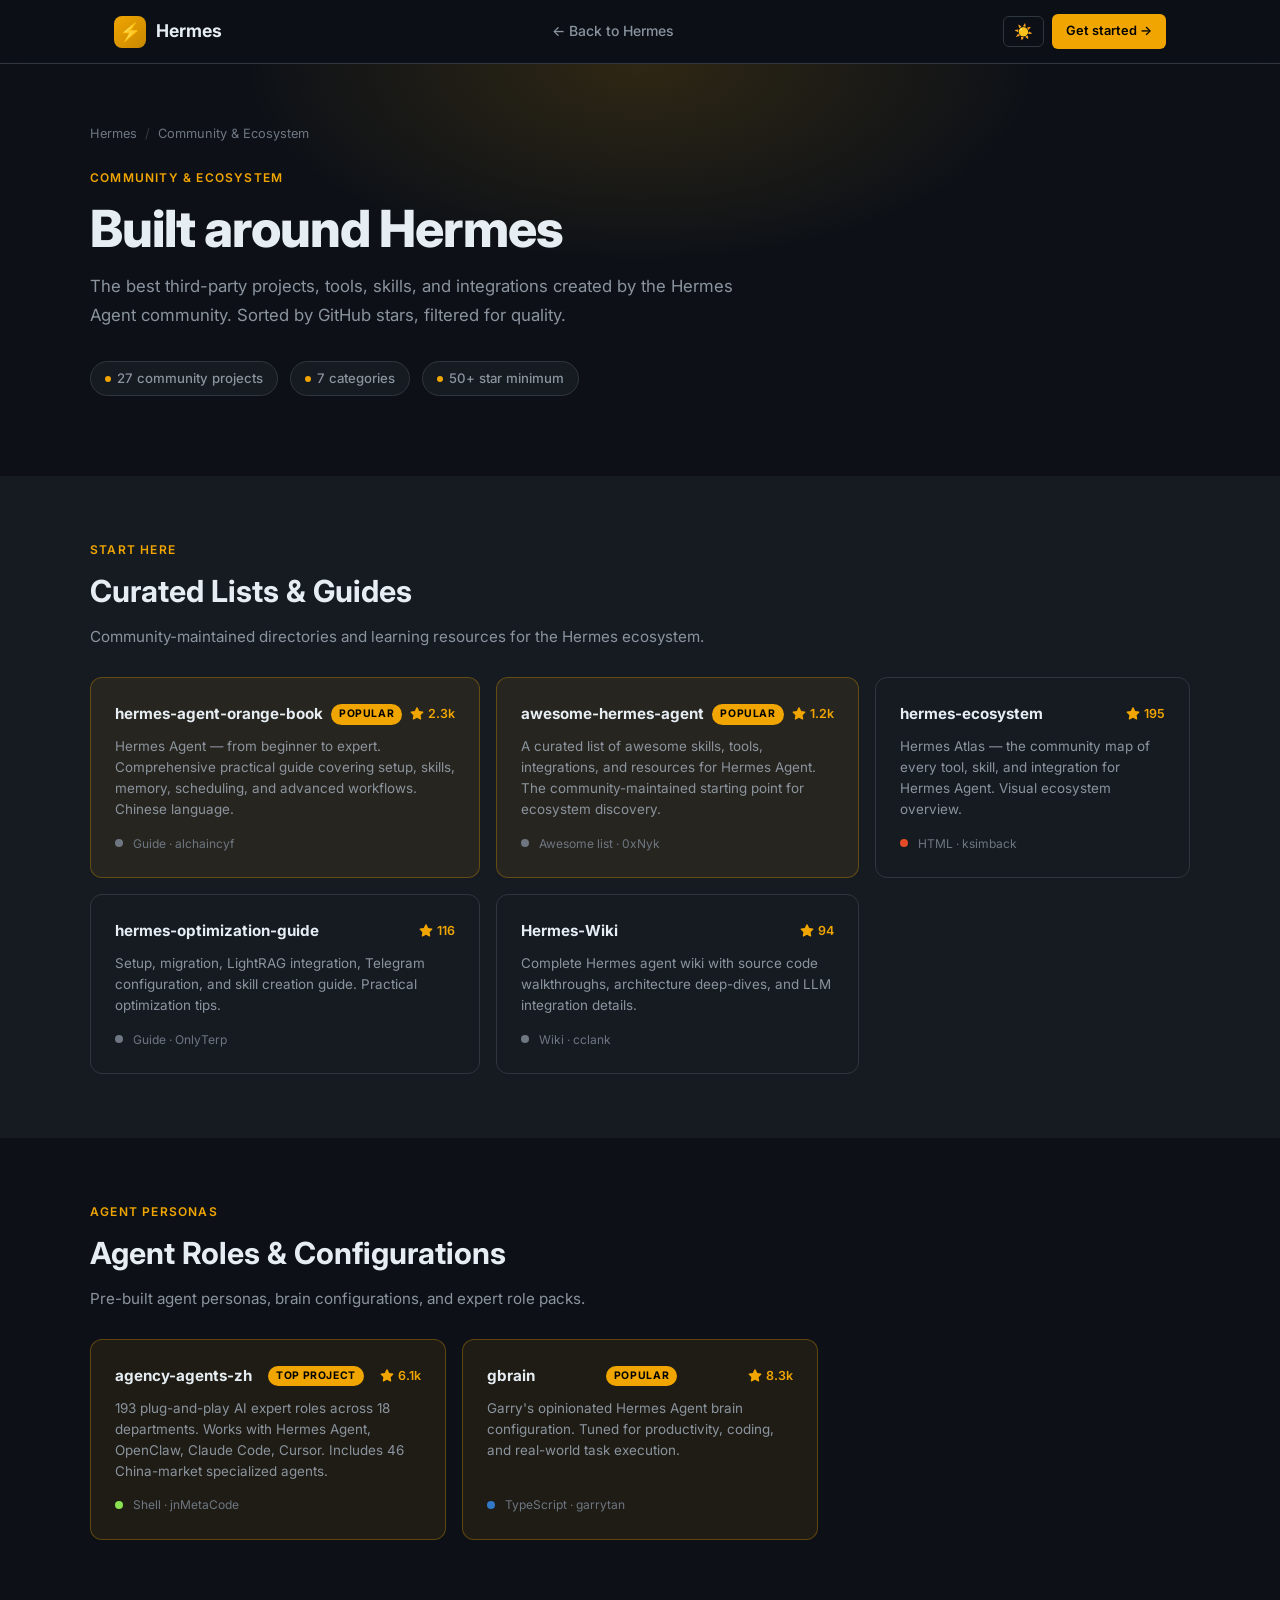
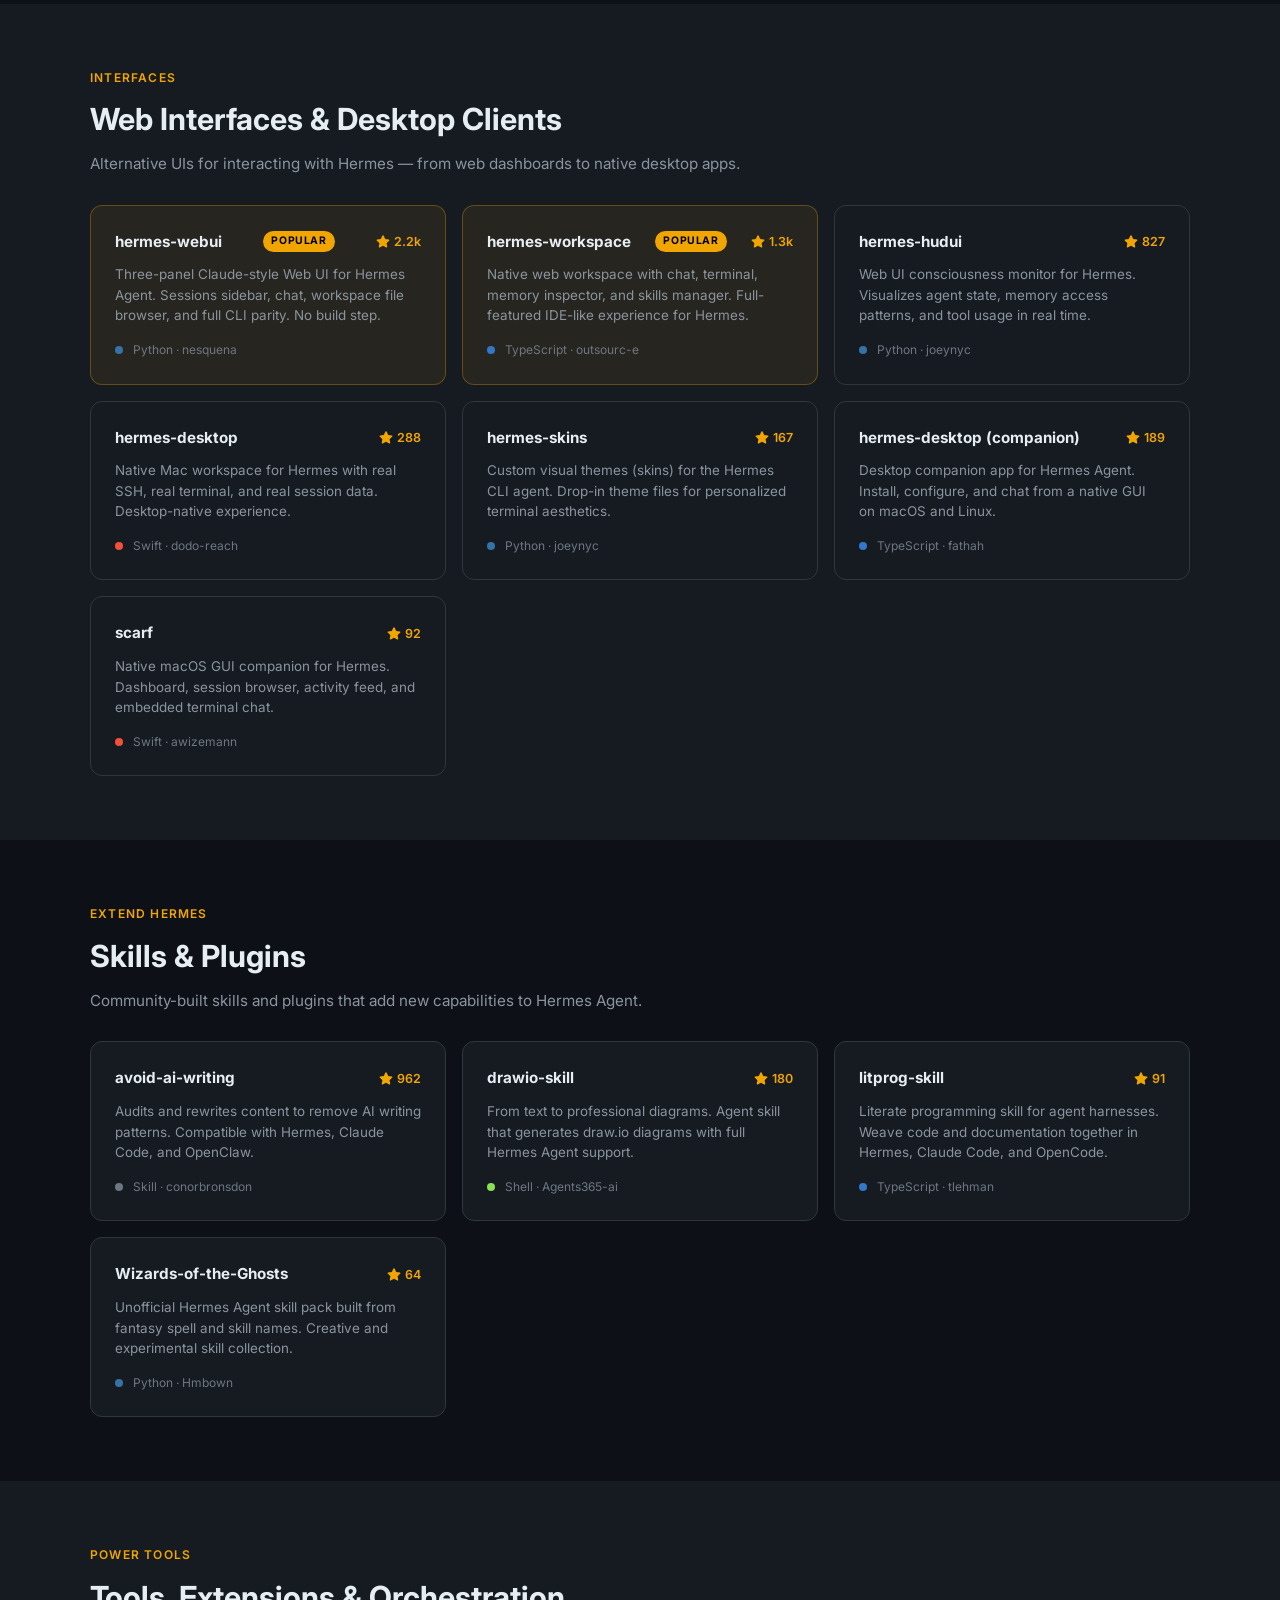
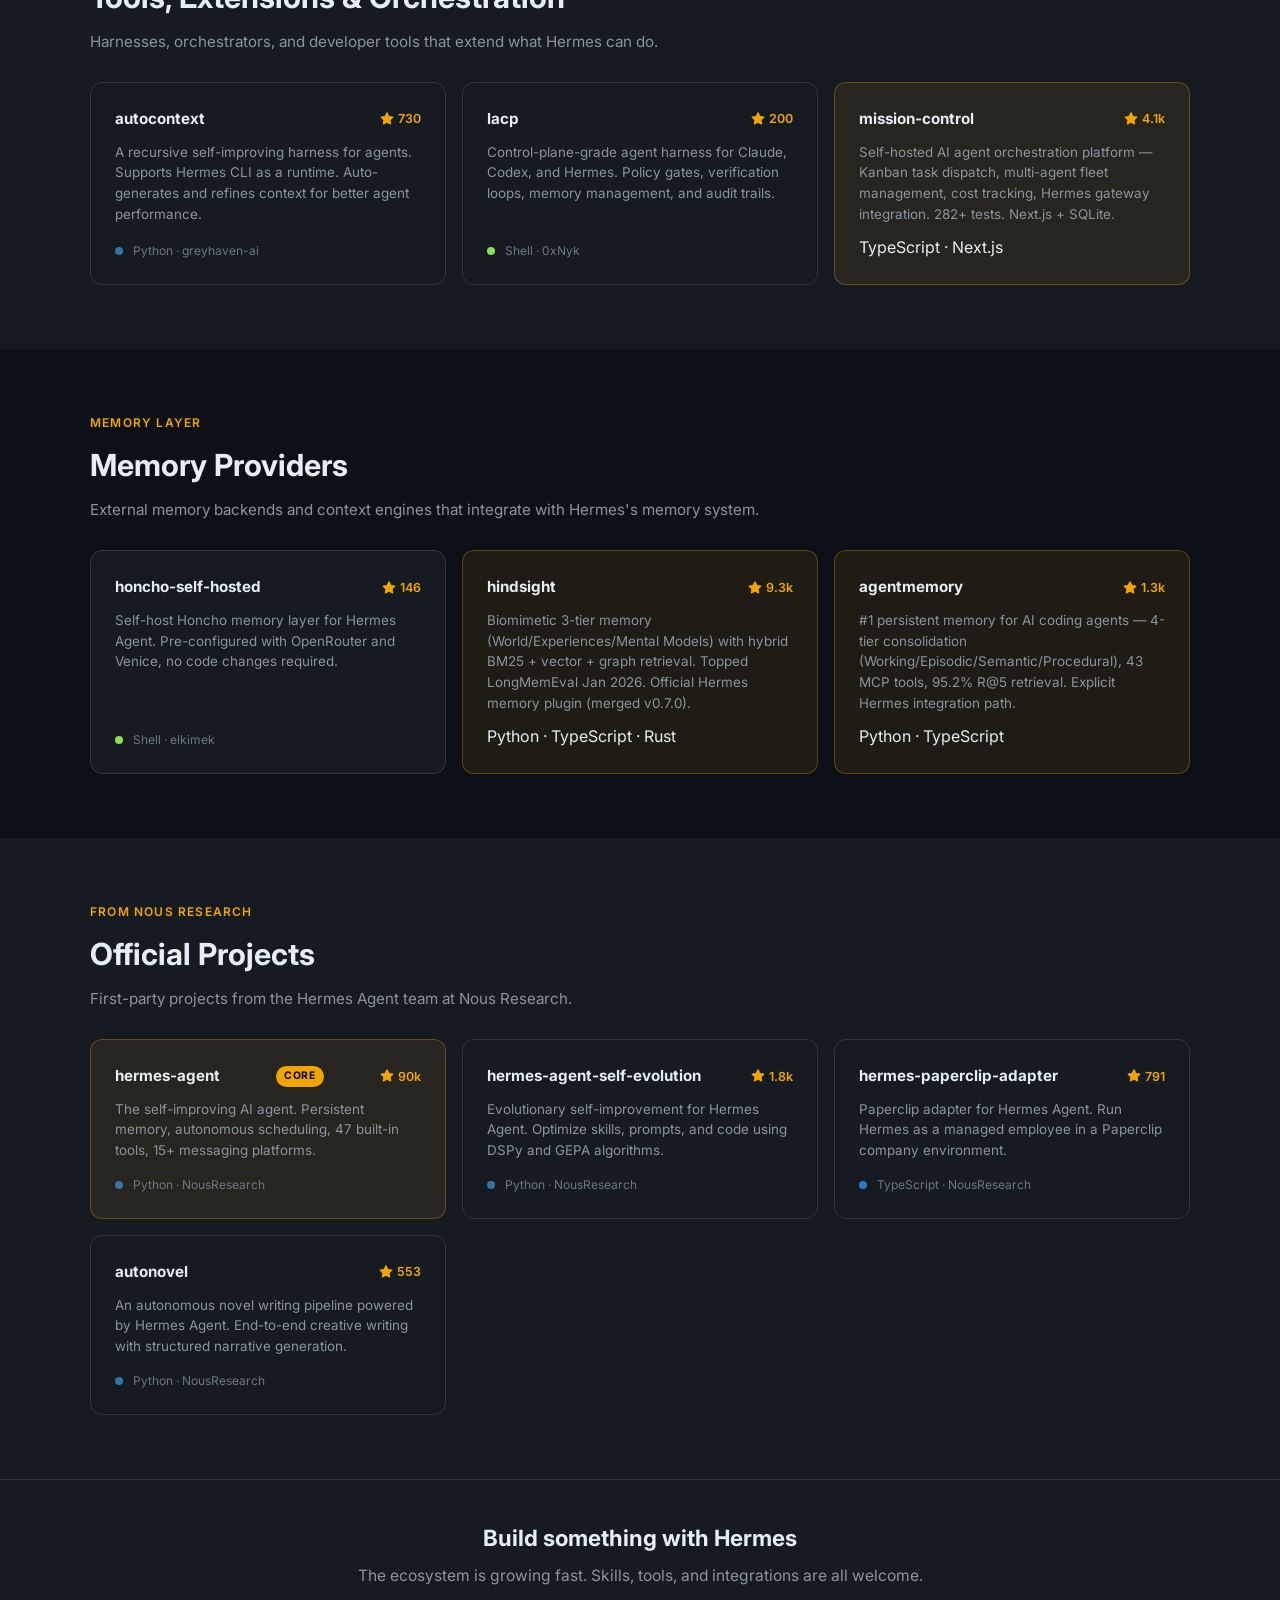
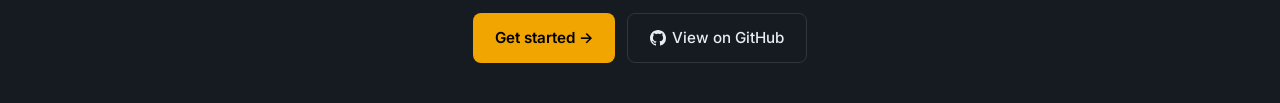
<file: community/index.html>
<!DOCTYPE html>
<html lang="en" data-theme="dark">
<head>
  <script>
    // Canonical URL: strip trailing index.html so links always show the clean path
    (function(){
      var p = window.location.pathname;
      if (p.endsWith('/index.html')) {
        var clean = p.slice(0, p.length - 'index.html'.length);
        window.history.replaceState(null, '', clean + window.location.search + window.location.hash);
      }
    })();
  </script>
  <meta charset="UTF-8" />
  <meta name="viewport" content="width=device-width, initial-scale=1.0" />
  <title>Hermes Ecosystem — Community Projects &amp; Tools</title>
  <meta name="description" content="The best third-party projects, tools, skills, and integrations built around Hermes Agent by the open-source community." />
  <meta property="og:title" content="Hermes Ecosystem — Community Projects & Tools" />
  <meta property="og:description" content="The best third-party projects, tools, skills, and integrations built around Hermes Agent." />
  <meta property="og:type" content="website" />
  <link rel="icon" href="data:image/svg+xml,<svg xmlns='http://www.w3.org/2000/svg' viewBox='0 0 100 100'><text y='.9em' font-size='90'>⚡</text></svg>" />
  <link rel="preconnect" href="https://fonts.googleapis.com" />
  <link rel="preconnect" href="https://fonts.gstatic.com" crossorigin />
  <link href="https://fonts.googleapis.com/css2?family=Inter:wght@300;400;500;600;700;800&family=JetBrains+Mono:wght@400;500&display=swap" rel="stylesheet" />
  <style>
    :root {
      --bg-primary: #0d1117;
      --bg-secondary: #161b22;
      --bg-tertiary: #21262d;
      --bg-card: #161b22;
      --bg-card-hover: #1c2128;
      --border: #30363d;
      --border-hover: #484f58;
      --text-primary: #e6edf3;
      --text-secondary: #8b949e;
      --text-muted: #6e7681;
      --accent: #f0a500;
      --accent-dim: #c88800;
      --accent-glow: rgba(240,165,0,0.15);
      --accent-subtle: rgba(240,165,0,0.08);
      --green: #3fb950;
      --red: #f85149;
      --blue: #58a6ff;
      --purple: #bc8cff;
      --nav-height: 64px;
      --radius: 8px;
      --radius-lg: 12px;
      --shadow: 0 1px 3px rgba(0,0,0,0.4),0 4px 16px rgba(0,0,0,0.3);
    }
    [data-theme="light"] {
      --bg-primary: #ffffff;
      --bg-secondary: #f6f8fa;
      --bg-tertiary: #eaeef2;
      --bg-card: #ffffff;
      --bg-card-hover: #f6f8fa;
      --border: #d0d7de;
      --border-hover: #9198a1;
      --text-primary: #1f2328;
      --text-secondary: #656d76;
      --text-muted: #9198a1;
      --accent: #c07800;
      --accent-dim: #a06000;
      --accent-glow: rgba(192,120,0,0.12);
      --accent-subtle: rgba(192,120,0,0.06);
      --green: #1a7f37;
      --red: #cf222e;
      --blue: #0969da;
      --purple: #7c3aed;
      --shadow: 0 1px 3px rgba(0,0,0,0.1),0 4px 16px rgba(0,0,0,0.06);
    }
    *,*::before,*::after{box-sizing:border-box;margin:0;padding:0}
    html{scroll-behavior:smooth;font-size:16px;overflow-x:hidden}
    body{font-family:'Inter',-apple-system,BlinkMacSystemFont,'Segoe UI',sans-serif;background:var(--bg-primary);color:var(--text-primary);line-height:1.6;transition:background 0.2s,color 0.2s;-webkit-font-smoothing:antialiased}
    a{color:var(--accent);text-decoration:none;transition:color 0.15s}
    a:hover{color:var(--accent-dim)}
    ::-webkit-scrollbar{width:6px;height:6px}
    ::-webkit-scrollbar-track{background:var(--bg-secondary)}
    ::-webkit-scrollbar-thumb{background:var(--border);border-radius:3px}

    /* Nav */
    #nav{position:fixed;top:0;left:0;right:0;height:var(--nav-height);background:rgba(13,17,23,0.92);backdrop-filter:blur(12px);-webkit-backdrop-filter:blur(12px);border-bottom:1px solid var(--border);z-index:1000}
    [data-theme="light"] #nav{background:rgba(255,255,255,0.92)}
    .nav-inner{max-width:1100px;margin:0 auto;padding:0 24px;height:100%;display:flex;align-items:center;justify-content:space-between;gap:16px}
    .nav-logo{display:flex;align-items:center;gap:10px;font-weight:700;font-size:1.1rem;color:var(--text-primary);text-decoration:none;flex-shrink:0}
    .nav-logo-icon{width:32px;height:32px;background:linear-gradient(135deg,var(--accent),var(--accent-dim));border-radius:8px;display:flex;align-items:center;justify-content:center;font-size:18px;line-height:1}
    .nav-back{display:flex;align-items:center;gap:6px;color:var(--text-secondary);font-size:0.875rem;font-weight:500;padding:6px 12px;border-radius:6px;transition:color 0.15s,background 0.15s;text-decoration:none}
    .nav-back:hover{color:var(--text-primary);background:var(--bg-tertiary)}
    .btn-theme{background:none;border:1px solid var(--border);color:var(--text-secondary);cursor:pointer;padding:7px 10px;border-radius:6px;font-size:15px;line-height:1;transition:border-color 0.15s,color 0.15s,background 0.15s}
    .btn-theme:hover{border-color:var(--border-hover);color:var(--text-primary);background:var(--bg-tertiary)}
    .hamburger{display:none;flex-direction:column;gap:5px;cursor:pointer;padding:6px;border:1px solid var(--border);border-radius:6px;background:none;transition:border-color 0.15s;flex-shrink:0}
    .hamburger:hover{border-color:var(--border-hover)}
    .hamburger span{display:block;width:20px;height:2px;background:var(--text-secondary);border-radius:2px;transition:transform 0.2s,opacity 0.2s}
    .hamburger.open span:nth-child(1){transform:translateY(7px) rotate(45deg)}
    .hamburger.open span:nth-child(2){opacity:0}
    .hamburger.open span:nth-child(3){transform:translateY(-7px) rotate(-45deg)}
    #community-mobile-menu{display:none;position:fixed;top:var(--nav-height);left:0;right:0;background:var(--bg-secondary);border-bottom:1px solid var(--border);padding:16px 24px;z-index:999;flex-direction:column;gap:4px}
    #community-mobile-menu.open{display:flex}
    #community-mobile-menu a{color:var(--text-secondary);font-size:0.95rem;font-weight:500;padding:10px 12px;border-radius:6px;transition:color 0.15s,background 0.15s;text-decoration:none}
    #community-mobile-menu a:hover{color:var(--text-primary);background:var(--bg-tertiary)}
    .btn-cta{background:var(--accent);color:#000;font-size:0.8rem;font-weight:600;padding:7px 14px;border-radius:6px;border:none;cursor:pointer;text-decoration:none;display:inline-block;transition:background 0.15s,transform 0.1s;white-space:nowrap}
    .btn-cta:hover{background:var(--accent-dim);color:#000;transform:translateY(-1px)}

    /* Layout */
    main{padding-top:var(--nav-height)}
    .hero{padding:60px 24px 48px;background:var(--bg-primary);position:relative;overflow:hidden}
    .hero::before{content:'';position:absolute;top:-200px;left:50%;transform:translateX(-50%);width:800px;height:400px;background:radial-gradient(ellipse at center,var(--accent-glow) 0%,transparent 70%);pointer-events:none}
    .container{max-width:1100px;margin:0 auto;position:relative}
    .section{padding:64px 24px}
    .section-alt{background:var(--bg-secondary)}

    /* Breadcrumb */
    .breadcrumb{display:flex;align-items:center;gap:8px;font-size:0.8rem;color:var(--text-muted);margin-bottom:24px;flex-wrap:wrap}
    .breadcrumb a{color:var(--text-muted)}
    .breadcrumb a:hover{color:var(--accent)}
    .breadcrumb-sep{opacity:0.4}

    /* Hero content */
    .page-label{font-size:0.75rem;font-weight:600;letter-spacing:0.1em;text-transform:uppercase;color:var(--accent);margin-bottom:12px}
    .page-title{font-size:clamp(2rem,5vw,3.2rem);font-weight:800;line-height:1.1;letter-spacing:-0.02em;margin-bottom:16px}
    .page-sub{font-size:1.05rem;color:var(--text-secondary);max-width:680px;line-height:1.7;margin-bottom:32px}

    /* Stats bar */
    .stats-bar{display:flex;flex-wrap:wrap;gap:12px;margin-bottom:32px}
    .stat-pill{display:inline-flex;align-items:center;gap:6px;background:var(--bg-secondary);border:1px solid var(--border);color:var(--text-secondary);font-size:0.825rem;font-weight:500;padding:6px 14px;border-radius:100px}
    .stat-pill .dot{width:6px;height:6px;background:var(--accent);border-radius:50%;flex-shrink:0}

    /* Category sections */
    .cat-label{font-size:0.75rem;font-weight:600;letter-spacing:0.1em;text-transform:uppercase;color:var(--accent);margin-bottom:8px}
    .cat-title{font-size:clamp(1.4rem,3vw,1.9rem);font-weight:700;margin-bottom:8px;color:var(--text-primary)}
    .cat-desc{font-size:0.95rem;color:var(--text-secondary);max-width:680px;line-height:1.65;margin-bottom:28px}

    /* Project cards */
    .project-grid{display:grid;grid-template-columns:repeat(3,1fr);gap:16px;margin-bottom:0}
    .project-card{background:var(--bg-card);border:1px solid var(--border);border-radius:var(--radius-lg);padding:24px;display:flex;flex-direction:column;gap:10px;transition:border-color 0.2s,transform 0.15s,background 0.2s;text-decoration:none;color:inherit}
    .project-card:hover{border-color:var(--accent);transform:translateY(-3px);background:var(--bg-card-hover);color:inherit}
    .project-header{display:flex;align-items:center;justify-content:space-between;gap:8px}
    .project-name{font-size:0.95rem;font-weight:700;color:var(--text-primary);overflow:hidden;text-overflow:ellipsis;white-space:nowrap}
    .project-stars{display:inline-flex;align-items:center;gap:4px;font-size:0.78rem;font-weight:600;color:var(--accent);white-space:nowrap;flex-shrink:0}
    .project-stars svg{width:14px;height:14px;fill:var(--accent)}
    .project-desc{font-size:0.84rem;color:var(--text-secondary);line-height:1.55;flex:1}
    .project-meta{display:flex;align-items:center;gap:10px;font-size:0.75rem;color:var(--text-muted);margin-top:auto;padding-top:4px}
    .lang-dot{width:8px;height:8px;border-radius:50%;flex-shrink:0}
    .lang-python{background:#3572A5}
    .lang-ts{background:#3178c6}
    .lang-js{background:#f1e05a}
    .lang-swift{background:#F05138}
    .lang-shell{background:#89e051}
    .lang-html{background:#e34c26}
    .lang-go{background:#00ADD8}
    .lang-rust{background:#dea584}
    .lang-makefile{background:#427819}
    .lang-docs{background:var(--text-muted)}

    /* Featured card (wider) */
    .project-card.featured{border-color:rgba(240,165,0,0.3);background:var(--accent-subtle)}
    .project-card.featured:hover{border-color:var(--accent)}
    .featured-badge{font-size:0.65rem;font-weight:700;letter-spacing:0.06em;text-transform:uppercase;background:var(--accent);color:#000;padding:2px 8px;border-radius:100px;flex-shrink:0}

    /* CTA footer */
    .cta-strip{background:var(--bg-secondary);border-top:1px solid var(--border);padding:40px 24px;text-align:center}
    .cta-strip h2{font-size:1.4rem;font-weight:700;margin-bottom:8px}
    .cta-strip p{color:var(--text-secondary);margin-bottom:24px;font-size:0.975rem}
    .cta-btns{display:flex;gap:12px;justify-content:center;flex-wrap:wrap}
    .btn-primary{display:inline-flex;align-items:center;gap:6px;background:var(--accent);color:#000;font-weight:600;font-size:0.95rem;padding:12px 22px;border-radius:8px;transition:background 0.15s,transform 0.1s}
    .btn-primary:hover{background:var(--accent-dim);color:#000;transform:translateY(-1px)}
    .btn-secondary{display:inline-flex;align-items:center;gap:6px;background:var(--bg-card);border:1px solid var(--border);color:var(--text-primary);font-weight:500;font-size:0.95rem;padding:12px 22px;border-radius:8px;transition:border-color 0.15s,background 0.15s}
    .btn-secondary:hover{border-color:var(--border-hover);background:var(--bg-card-hover);color:var(--text-primary)}

    /* Responsive */
    @media(max-width:900px){.project-grid{grid-template-columns:repeat(2,1fr)}}
    @media(max-width:640px){
      .project-grid{grid-template-columns:1fr}
      .nav-back{display:none}
      .btn-cta{display:none}
      .hamburger{display:flex}
      .nav-inner{gap:8px}
      .hero{padding:48px 16px 36px}
      .section{padding:48px 16px}
    }
  </style>
</head>
<body>

<nav id="nav">
  <div class="nav-inner">
    <a href="../index.html" class="nav-logo">
      <div class="nav-logo-icon">&#9889;</div>
      Hermes
    </a>
    <a href="../index.html#resources" class="nav-back"><span>&larr; Back to Hermes</span></a>
    <div style="display:flex;align-items:center;gap:8px;flex-shrink:0">
      <button class="btn-theme" id="theme-toggle" aria-label="Toggle theme">🌙</button>
      <a href="https://hermes-agent.nousresearch.com/docs/getting-started/installation" class="btn-cta" target="_blank" rel="noopener">Get started &rarr;</a>
    </div>
    <button class="hamburger" id="community-hamburger" aria-label="Open menu">
      <span></span><span></span><span></span>
    </button>
  </div>
</nav>

<div id="community-mobile-menu">
  <a href="../index.html">⚡ Hermes Home</a>
  <a href="../index.html#why">Why Hermes</a>
  <a href="../index.html#features">Features</a>
  <a href="../index.html#compare">Compare</a>
  <a href="../index.html#install">Install</a>
  <a href="../index.html#resources">Resources</a>
  <a href="../eli5/" style="color:var(--accent)">🧠 ELI5 — What is Hermes?</a>
  <a href="../models/" style="color:var(--accent)">🤖 Best Models 2026</a>
  <a href="../index.html#resources" style="color:var(--accent)">🌎 Community &amp; Ecosystem</a>
  <a href="https://hermes-agent.nousresearch.com/docs/getting-started/installation" target="_blank" rel="noopener" style="color:var(--accent);margin-top:4px">Get started →</a>
</div>

<main>
  <div class="hero">
    <div class="container">
      <nav class="breadcrumb" aria-label="Breadcrumb">
        <a href="../index.html">Hermes</a>
        <span class="breadcrumb-sep">/</span>
        <span>Community &amp; Ecosystem</span>
      </nav>

      <div class="page-label">Community &amp; Ecosystem</div>
      <h1 class="page-title">Built around Hermes</h1>
      <p class="page-sub">The best third-party projects, tools, skills, and integrations created by the Hermes Agent community. Sorted by GitHub stars, filtered for quality.</p>

      <div class="stats-bar">
        <span class="stat-pill"><span class="dot"></span>27 community projects</span>
        <span class="stat-pill"><span class="dot"></span>7 categories</span>
        <span class="stat-pill"><span class="dot"></span>50+ star minimum</span>
      </div>
    </div>
  </div>

  <!-- ===== CURATED LISTS & GUIDES ===== -->
  <div class="section section-alt">
    <div class="container">
      <p class="cat-label">Start here</p>
      <h2 class="cat-title">Curated Lists &amp; Guides</h2>
      <p class="cat-desc">Community-maintained directories and learning resources for the Hermes ecosystem.</p>
      <div class="project-grid">

        <a href="https://github.com/alchaincyf/hermes-agent-orange-book" target="_blank" rel="noopener" class="project-card featured">
          <div class="project-header">
            <div class="project-name">hermes-agent-orange-book</div>
            <span class="featured-badge">Popular</span>
            <span class="project-stars"><svg viewBox="0 0 16 16"><path d="M8 .25a.75.75 0 0 1 .673.418l1.882 3.815 4.21.612a.75.75 0 0 1 .416 1.279l-3.046 2.97.719 4.192a.75.75 0 0 1-1.088.791L8 12.347l-3.766 1.98a.75.75 0 0 1-1.088-.79l.72-4.194L.818 6.374a.75.75 0 0 1 .416-1.28l4.21-.611L7.327.668A.75.75 0 0 1 8 .25z"/></svg>2.3k</span>
          </div>
          <div class="project-desc">Hermes Agent &mdash; from beginner to expert. Comprehensive practical guide covering setup, skills, memory, scheduling, and advanced workflows. Chinese language.</div>
          <div class="project-meta"><span class="lang-dot lang-docs"></span> Guide &middot; alchaincyf</div>
        </a>

        <a href="https://github.com/0xNyk/awesome-hermes-agent" target="_blank" rel="noopener" class="project-card featured">
          <div class="project-header">
            <div class="project-name">awesome-hermes-agent</div>
            <span class="featured-badge">Popular</span>
            <span class="project-stars"><svg viewBox="0 0 16 16"><path d="M8 .25a.75.75 0 0 1 .673.418l1.882 3.815 4.21.612a.75.75 0 0 1 .416 1.279l-3.046 2.97.719 4.192a.75.75 0 0 1-1.088.791L8 12.347l-3.766 1.98a.75.75 0 0 1-1.088-.79l.72-4.194L.818 6.374a.75.75 0 0 1 .416-1.28l4.21-.611L7.327.668A.75.75 0 0 1 8 .25z"/></svg>1.2k</span>
          </div>
          <div class="project-desc">A curated list of awesome skills, tools, integrations, and resources for Hermes Agent. The community-maintained starting point for ecosystem discovery.</div>
          <div class="project-meta"><span class="lang-dot lang-docs"></span> Awesome list &middot; 0xNyk</div>
        </a>

        <a href="https://github.com/ksimback/hermes-ecosystem" target="_blank" rel="noopener" class="project-card">
          <div class="project-header">
            <div class="project-name">hermes-ecosystem</div>
            <span class="project-stars"><svg viewBox="0 0 16 16"><path d="M8 .25a.75.75 0 0 1 .673.418l1.882 3.815 4.21.612a.75.75 0 0 1 .416 1.279l-3.046 2.97.719 4.192a.75.75 0 0 1-1.088.791L8 12.347l-3.766 1.98a.75.75 0 0 1-1.088-.79l.72-4.194L.818 6.374a.75.75 0 0 1 .416-1.28l4.21-.611L7.327.668A.75.75 0 0 1 8 .25z"/></svg>195</span>
          </div>
          <div class="project-desc">Hermes Atlas &mdash; the community map of every tool, skill, and integration for Hermes Agent. Visual ecosystem overview.</div>
          <div class="project-meta"><span class="lang-dot lang-html"></span> HTML &middot; ksimback</div>
        </a>

        <a href="https://github.com/OnlyTerp/hermes-optimization-guide" target="_blank" rel="noopener" class="project-card">
          <div class="project-header">
            <div class="project-name">hermes-optimization-guide</div>
            <span class="project-stars"><svg viewBox="0 0 16 16"><path d="M8 .25a.75.75 0 0 1 .673.418l1.882 3.815 4.21.612a.75.75 0 0 1 .416 1.279l-3.046 2.97.719 4.192a.75.75 0 0 1-1.088.791L8 12.347l-3.766 1.98a.75.75 0 0 1-1.088-.79l.72-4.194L.818 6.374a.75.75 0 0 1 .416-1.28l4.21-.611L7.327.668A.75.75 0 0 1 8 .25z"/></svg>116</span>
          </div>
          <div class="project-desc">Setup, migration, LightRAG integration, Telegram configuration, and skill creation guide. Practical optimization tips.</div>
          <div class="project-meta"><span class="lang-dot lang-docs"></span> Guide &middot; OnlyTerp</div>
        </a>

        <a href="https://github.com/cclank/Hermes-Wiki" target="_blank" rel="noopener" class="project-card">
          <div class="project-header">
            <div class="project-name">Hermes-Wiki</div>
            <span class="project-stars"><svg viewBox="0 0 16 16"><path d="M8 .25a.75.75 0 0 1 .673.418l1.882 3.815 4.21.612a.75.75 0 0 1 .416 1.279l-3.046 2.97.719 4.192a.75.75 0 0 1-1.088.791L8 12.347l-3.766 1.98a.75.75 0 0 1-1.088-.79l.72-4.194L.818 6.374a.75.75 0 0 1 .416-1.28l4.21-.611L7.327.668A.75.75 0 0 1 8 .25z"/></svg>94</span>
          </div>
          <div class="project-desc">Complete Hermes agent wiki with source code walkthroughs, architecture deep-dives, and LLM integration details.</div>
          <div class="project-meta"><span class="lang-dot lang-docs"></span> Wiki &middot; cclank</div>
        </a>

      </div>
    </div>
  </div>

  <!-- ===== AGENT ROLES & CONFIGS ===== -->
  <div class="section">
    <div class="container">
      <p class="cat-label">Agent personas</p>
      <h2 class="cat-title">Agent Roles &amp; Configurations</h2>
      <p class="cat-desc">Pre-built agent personas, brain configurations, and expert role packs.</p>
      <div class="project-grid">

        <a href="https://github.com/jnMetaCode/agency-agents-zh" target="_blank" rel="noopener" class="project-card featured">
          <div class="project-header">
            <div class="project-name">agency-agents-zh</div>
            <span class="featured-badge">Top project</span>
            <span class="project-stars"><svg viewBox="0 0 16 16"><path d="M8 .25a.75.75 0 0 1 .673.418l1.882 3.815 4.21.612a.75.75 0 0 1 .416 1.279l-3.046 2.97.719 4.192a.75.75 0 0 1-1.088.791L8 12.347l-3.766 1.98a.75.75 0 0 1-1.088-.79l.72-4.194L.818 6.374a.75.75 0 0 1 .416-1.28l4.21-.611L7.327.668A.75.75 0 0 1 8 .25z"/></svg>6.1k</span>
          </div>
          <div class="project-desc">193 plug-and-play AI expert roles across 18 departments. Works with Hermes Agent, OpenClaw, Claude Code, Cursor. Includes 46 China-market specialized agents.</div>
          <div class="project-meta"><span class="lang-dot lang-shell"></span> Shell &middot; jnMetaCode</div>
        </a>

        <a href="https://github.com/garrytan/gbrain" target="_blank" rel="noopener" class="project-card featured">
          <div class="project-header">
            <div class="project-name">gbrain</div>
            <span class="featured-badge">Popular</span>
            <span class="project-stars"><svg viewBox="0 0 16 16"><path d="M8 .25a.75.75 0 0 1 .673.418l1.882 3.815 4.21.612a.75.75 0 0 1 .416 1.279l-3.046 2.97.719 4.192a.75.75 0 0 1-1.088.791L8 12.347l-3.766 1.98a.75.75 0 0 1-1.088-.79l.72-4.194L.818 6.374a.75.75 0 0 1 .416-1.28l4.21-.611L7.327.668A.75.75 0 0 1 8 .25z"/></svg>8.3k</span>
          </div>
          <div class="project-desc">Garry's opinionated Hermes Agent brain configuration. Tuned for productivity, coding, and real-world task execution.</div>
          <div class="project-meta"><span class="lang-dot lang-ts"></span> TypeScript &middot; garrytan</div>
        </a>

      </div>
    </div>
  </div>

  <!-- ===== WEB INTERFACES & DESKTOP ===== -->
  <div class="section section-alt">
    <div class="container">
      <p class="cat-label">Interfaces</p>
      <h2 class="cat-title">Web Interfaces &amp; Desktop Clients</h2>
      <p class="cat-desc">Alternative UIs for interacting with Hermes &mdash; from web dashboards to native desktop apps.</p>
      <div class="project-grid">

        <a href="https://github.com/nesquena/hermes-webui" target="_blank" rel="noopener" class="project-card featured">
          <div class="project-header">
            <div class="project-name">hermes-webui</div>
            <span class="featured-badge">Popular</span>
            <span class="project-stars"><svg viewBox="0 0 16 16"><path d="M8 .25a.75.75 0 0 1 .673.418l1.882 3.815 4.21.612a.75.75 0 0 1 .416 1.279l-3.046 2.97.719 4.192a.75.75 0 0 1-1.088.791L8 12.347l-3.766 1.98a.75.75 0 0 1-1.088-.79l.72-4.194L.818 6.374a.75.75 0 0 1 .416-1.28l4.21-.611L7.327.668A.75.75 0 0 1 8 .25z"/></svg>2.2k</span>
          </div>
          <div class="project-desc">Three-panel Claude-style Web UI for Hermes Agent. Sessions sidebar, chat, workspace file browser, and full CLI parity. No build step.</div>
          <div class="project-meta"><span class="lang-dot lang-python"></span> Python &middot; nesquena</div>
        </a>

        <a href="https://github.com/outsourc-e/hermes-workspace" target="_blank" rel="noopener" class="project-card featured">
          <div class="project-header">
            <div class="project-name">hermes-workspace</div>
            <span class="featured-badge">Popular</span>
            <span class="project-stars"><svg viewBox="0 0 16 16"><path d="M8 .25a.75.75 0 0 1 .673.418l1.882 3.815 4.21.612a.75.75 0 0 1 .416 1.279l-3.046 2.97.719 4.192a.75.75 0 0 1-1.088.791L8 12.347l-3.766 1.98a.75.75 0 0 1-1.088-.79l.72-4.194L.818 6.374a.75.75 0 0 1 .416-1.28l4.21-.611L7.327.668A.75.75 0 0 1 8 .25z"/></svg>1.3k</span>
          </div>
          <div class="project-desc">Native web workspace with chat, terminal, memory inspector, and skills manager. Full-featured IDE-like experience for Hermes.</div>
          <div class="project-meta"><span class="lang-dot lang-ts"></span> TypeScript &middot; outsourc-e</div>
        </a>

        <a href="https://github.com/joeynyc/hermes-hudui" target="_blank" rel="noopener" class="project-card">
          <div class="project-header">
            <div class="project-name">hermes-hudui</div>
            <span class="project-stars"><svg viewBox="0 0 16 16"><path d="M8 .25a.75.75 0 0 1 .673.418l1.882 3.815 4.21.612a.75.75 0 0 1 .416 1.279l-3.046 2.97.719 4.192a.75.75 0 0 1-1.088.791L8 12.347l-3.766 1.98a.75.75 0 0 1-1.088-.79l.72-4.194L.818 6.374a.75.75 0 0 1 .416-1.28l4.21-.611L7.327.668A.75.75 0 0 1 8 .25z"/></svg>827</span>
          </div>
          <div class="project-desc">Web UI consciousness monitor for Hermes. Visualizes agent state, memory access patterns, and tool usage in real time.</div>
          <div class="project-meta"><span class="lang-dot lang-python"></span> Python &middot; joeynyc</div>
        </a>

        <a href="https://github.com/dodo-reach/hermes-desktop" target="_blank" rel="noopener" class="project-card">
          <div class="project-header">
            <div class="project-name">hermes-desktop</div>
            <span class="project-stars"><svg viewBox="0 0 16 16"><path d="M8 .25a.75.75 0 0 1 .673.418l1.882 3.815 4.21.612a.75.75 0 0 1 .416 1.279l-3.046 2.97.719 4.192a.75.75 0 0 1-1.088.791L8 12.347l-3.766 1.98a.75.75 0 0 1-1.088-.79l.72-4.194L.818 6.374a.75.75 0 0 1 .416-1.28l4.21-.611L7.327.668A.75.75 0 0 1 8 .25z"/></svg>288</span>
          </div>
          <div class="project-desc">Native Mac workspace for Hermes with real SSH, real terminal, and real session data. Desktop-native experience.</div>
          <div class="project-meta"><span class="lang-dot lang-swift"></span> Swift &middot; dodo-reach</div>
        </a>

        <a href="https://github.com/joeynyc/hermes-skins" target="_blank" rel="noopener" class="project-card">
          <div class="project-header">
            <div class="project-name">hermes-skins</div>
            <span class="project-stars"><svg viewBox="0 0 16 16"><path d="M8 .25a.75.75 0 0 1 .673.418l1.882 3.815 4.21.612a.75.75 0 0 1 .416 1.279l-3.046 2.97.719 4.192a.75.75 0 0 1-1.088.791L8 12.347l-3.766 1.98a.75.75 0 0 1-1.088-.79l.72-4.194L.818 6.374a.75.75 0 0 1 .416-1.28l4.21-.611L7.327.668A.75.75 0 0 1 8 .25z"/></svg>167</span>
          </div>
          <div class="project-desc">Custom visual themes (skins) for the Hermes CLI agent. Drop-in theme files for personalized terminal aesthetics.</div>
          <div class="project-meta"><span class="lang-dot lang-python"></span> Python &middot; joeynyc</div>
        </a>

        <a href="https://github.com/fathah/hermes-desktop" target="_blank" rel="noopener" class="project-card">
          <div class="project-header">
            <div class="project-name">hermes-desktop (companion)</div>
            <span class="project-stars"><svg viewBox="0 0 16 16"><path d="M8 .25a.75.75 0 0 1 .673.418l1.882 3.815 4.21.612a.75.75 0 0 1 .416 1.279l-3.046 2.97.719 4.192a.75.75 0 0 1-1.088.791L8 12.347l-3.766 1.98a.75.75 0 0 1-1.088-.79l.72-4.194L.818 6.374a.75.75 0 0 1 .416-1.28l4.21-.611L7.327.668A.75.75 0 0 1 8 .25z"/></svg>189</span>
          </div>
          <div class="project-desc">Desktop companion app for Hermes Agent. Install, configure, and chat from a native GUI on macOS and Linux.</div>
          <div class="project-meta"><span class="lang-dot lang-ts"></span> TypeScript &middot; fathah</div>
        </a>

        <a href="https://github.com/awizemann/scarf" target="_blank" rel="noopener" class="project-card">
          <div class="project-header">
            <div class="project-name">scarf</div>
            <span class="project-stars"><svg viewBox="0 0 16 16"><path d="M8 .25a.75.75 0 0 1 .673.418l1.882 3.815 4.21.612a.75.75 0 0 1 .416 1.279l-3.046 2.97.719 4.192a.75.75 0 0 1-1.088.791L8 12.347l-3.766 1.98a.75.75 0 0 1-1.088-.79l.72-4.194L.818 6.374a.75.75 0 0 1 .416-1.28l4.21-.611L7.327.668A.75.75 0 0 1 8 .25z"/></svg>92</span>
          </div>
          <div class="project-desc">Native macOS GUI companion for Hermes. Dashboard, session browser, activity feed, and embedded terminal chat.</div>
          <div class="project-meta"><span class="lang-dot lang-swift"></span> Swift &middot; awizemann</div>
        </a>

      </div>
    </div>
  </div>

  <!-- ===== SKILLS & PLUGINS ===== -->
  <div class="section">
    <div class="container">
      <p class="cat-label">Extend Hermes</p>
      <h2 class="cat-title">Skills &amp; Plugins</h2>
      <p class="cat-desc">Community-built skills and plugins that add new capabilities to Hermes Agent.</p>
      <div class="project-grid">

        <a href="https://github.com/conorbronsdon/avoid-ai-writing" target="_blank" rel="noopener" class="project-card">
          <div class="project-header">
            <div class="project-name">avoid-ai-writing</div>
            <span class="project-stars"><svg viewBox="0 0 16 16"><path d="M8 .25a.75.75 0 0 1 .673.418l1.882 3.815 4.21.612a.75.75 0 0 1 .416 1.279l-3.046 2.97.719 4.192a.75.75 0 0 1-1.088.791L8 12.347l-3.766 1.98a.75.75 0 0 1-1.088-.79l.72-4.194L.818 6.374a.75.75 0 0 1 .416-1.28l4.21-.611L7.327.668A.75.75 0 0 1 8 .25z"/></svg>962</span>
          </div>
          <div class="project-desc">Audits and rewrites content to remove AI writing patterns. Compatible with Hermes, Claude Code, and OpenClaw.</div>
          <div class="project-meta"><span class="lang-dot lang-docs"></span> Skill &middot; conorbronsdon</div>
        </a>

        <a href="https://github.com/Agents365-ai/drawio-skill" target="_blank" rel="noopener" class="project-card">
          <div class="project-header">
            <div class="project-name">drawio-skill</div>
            <span class="project-stars"><svg viewBox="0 0 16 16"><path d="M8 .25a.75.75 0 0 1 .673.418l1.882 3.815 4.21.612a.75.75 0 0 1 .416 1.279l-3.046 2.97.719 4.192a.75.75 0 0 1-1.088.791L8 12.347l-3.766 1.98a.75.75 0 0 1-1.088-.79l.72-4.194L.818 6.374a.75.75 0 0 1 .416-1.28l4.21-.611L7.327.668A.75.75 0 0 1 8 .25z"/></svg>180</span>
          </div>
          <div class="project-desc">From text to professional diagrams. Agent skill that generates draw.io diagrams with full Hermes Agent support.</div>
          <div class="project-meta"><span class="lang-dot lang-shell"></span> Shell &middot; Agents365-ai</div>
        </a>

        <a href="https://github.com/tlehman/litprog-skill" target="_blank" rel="noopener" class="project-card">
          <div class="project-header">
            <div class="project-name">litprog-skill</div>
            <span class="project-stars"><svg viewBox="0 0 16 16"><path d="M8 .25a.75.75 0 0 1 .673.418l1.882 3.815 4.21.612a.75.75 0 0 1 .416 1.279l-3.046 2.97.719 4.192a.75.75 0 0 1-1.088.791L8 12.347l-3.766 1.98a.75.75 0 0 1-1.088-.79l.72-4.194L.818 6.374a.75.75 0 0 1 .416-1.28l4.21-.611L7.327.668A.75.75 0 0 1 8 .25z"/></svg>91</span>
          </div>
          <div class="project-desc">Literate programming skill for agent harnesses. Weave code and documentation together in Hermes, Claude Code, and OpenCode.</div>
          <div class="project-meta"><span class="lang-dot lang-ts"></span> TypeScript &middot; tlehman</div>
        </a>

        <a href="https://github.com/Hmbown/Wizards-of-the-Ghosts" target="_blank" rel="noopener" class="project-card">
          <div class="project-header">
            <div class="project-name">Wizards-of-the-Ghosts</div>
            <span class="project-stars"><svg viewBox="0 0 16 16"><path d="M8 .25a.75.75 0 0 1 .673.418l1.882 3.815 4.21.612a.75.75 0 0 1 .416 1.279l-3.046 2.97.719 4.192a.75.75 0 0 1-1.088.791L8 12.347l-3.766 1.98a.75.75 0 0 1-1.088-.79l.72-4.194L.818 6.374a.75.75 0 0 1 .416-1.28l4.21-.611L7.327.668A.75.75 0 0 1 8 .25z"/></svg>64</span>
          </div>
          <div class="project-desc">Unofficial Hermes Agent skill pack built from fantasy spell and skill names. Creative and experimental skill collection.</div>
          <div class="project-meta"><span class="lang-dot lang-python"></span> Python &middot; Hmbown</div>
        </a>

      </div>
    </div>
  </div>

  <!-- ===== TOOLS & EXTENSIONS ===== -->
  <div class="section section-alt">
    <div class="container">
      <p class="cat-label">Power tools</p>
      <h2 class="cat-title">Tools, Extensions &amp; Orchestration</h2>
      <p class="cat-desc">Harnesses, orchestrators, and developer tools that extend what Hermes can do.</p>
      <div class="project-grid">

        <a href="https://github.com/greyhaven-ai/autocontext" target="_blank" rel="noopener" class="project-card">
          <div class="project-header">
            <div class="project-name">autocontext</div>
            <span class="project-stars"><svg viewBox="0 0 16 16"><path d="M8 .25a.75.75 0 0 1 .673.418l1.882 3.815 4.21.612a.75.75 0 0 1 .416 1.279l-3.046 2.97.719 4.192a.75.75 0 0 1-1.088.791L8 12.347l-3.766 1.98a.75.75 0 0 1-1.088-.79l.72-4.194L.818 6.374a.75.75 0 0 1 .416-1.28l4.21-.611L7.327.668A.75.75 0 0 1 8 .25z"/></svg>730</span>
          </div>
          <div class="project-desc">A recursive self-improving harness for agents. Supports Hermes CLI as a runtime. Auto-generates and refines context for better agent performance.</div>
          <div class="project-meta"><span class="lang-dot lang-python"></span> Python &middot; greyhaven-ai</div>
        </a>


        <a href="https://github.com/0xNyk/lacp" target="_blank" rel="noopener" class="project-card">
          <div class="project-header">
            <div class="project-name">lacp</div>
            <span class="project-stars"><svg viewBox="0 0 16 16"><path d="M8 .25a.75.75 0 0 1 .673.418l1.882 3.815 4.21.612a.75.75 0 0 1 .416 1.279l-3.046 2.97.719 4.192a.75.75 0 0 1-1.088.791L8 12.347l-3.766 1.98a.75.75 0 0 1-1.088-.79l.72-4.194L.818 6.374a.75.75 0 0 1 .416-1.28l4.21-.611L7.327.668A.75.75 0 0 1 8 .25z"/></svg>200</span>
          </div>
          <div class="project-desc">Control-plane-grade agent harness for Claude, Codex, and Hermes. Policy gates, verification loops, memory management, and audit trails.</div>
          <div class="project-meta"><span class="lang-dot lang-shell"></span> Shell &middot; 0xNyk</div>
        </a>
        <a href="https://github.com/builderz-labs/mission-control" target="_blank" rel="noopener" class="project-card featured">
          <div class="project-header">
            <div class="project-name">mission-control</div>
            <span class="project-stars"><svg viewBox="0 0 16 16"><path d="M8 .25a.75.75 0 0 1 .673.418l1.882 3.815 4.21.612a.75.75 0 0 1 .416 1.279l-3.046 2.97.719 4.192a.75.75 0 0 1-1.088.791L8 12.347l-3.766 1.98a.75.75 0 0 1-1.088-.79l.72-4.194L.818 6.374a.75.75 0 0 1 .416-1.28l4.21-.611L7.327.668A.75.75 0 0 1 8 .25z"/></svg>4.1k</span>
          </div>
          <div class="project-desc">Self-hosted AI agent orchestration platform — Kanban task dispatch, multi-agent fleet management, cost tracking, Hermes gateway integration. 282+ tests. Next.js + SQLite.</div>
          <div class="project-lang">TypeScript · Next.js</div>
        </a>


      </div>
    </div>
  </div>

  <!-- ===== MEMORY PROVIDERS ===== -->
  <div class="section">
    <div class="container">
      <p class="cat-label">Memory layer</p>
      <h2 class="cat-title">Memory Providers</h2>
      <p class="cat-desc">External memory backends and context engines that integrate with Hermes's memory system.</p>
      <div class="project-grid">

        <a href="https://github.com/elkimek/honcho-self-hosted" target="_blank" rel="noopener" class="project-card">
          <div class="project-header">
            <div class="project-name">honcho-self-hosted</div>
            <span class="project-stars"><svg viewBox="0 0 16 16"><path d="M8 .25a.75.75 0 0 1 .673.418l1.882 3.815 4.21.612a.75.75 0 0 1 .416 1.279l-3.046 2.97.719 4.192a.75.75 0 0 1-1.088.791L8 12.347l-3.766 1.98a.75.75 0 0 1-1.088-.79l.72-4.194L.818 6.374a.75.75 0 0 1 .416-1.28l4.21-.611L7.327.668A.75.75 0 0 1 8 .25z"/></svg>146</span>
          </div>
          <div class="project-desc">Self-host Honcho memory layer for Hermes Agent. Pre-configured with OpenRouter and Venice, no code changes required.</div>
          <div class="project-meta"><span class="lang-dot lang-shell"></span> Shell &middot; elkimek</div>
        </a>
        <a href="https://github.com/vectorize-io/hindsight" target="_blank" rel="noopener" class="project-card featured">
          <div class="project-header">
            <div class="project-name">hindsight</div>
            <span class="project-stars"><svg viewBox="0 0 16 16"><path d="M8 .25a.75.75 0 0 1 .673.418l1.882 3.815 4.21.612a.75.75 0 0 1 .416 1.279l-3.046 2.97.719 4.192a.75.75 0 0 1-1.088.791L8 12.347l-3.766 1.98a.75.75 0 0 1-1.088-.79l.72-4.194L.818 6.374a.75.75 0 0 1 .416-1.28l4.21-.611L7.327.668A.75.75 0 0 1 8 .25z"/></svg>9.3k</span>
          </div>
          <div class="project-desc">Biomimetic 3-tier memory (World/Experiences/Mental Models) with hybrid BM25 + vector + graph retrieval. Topped LongMemEval Jan 2026. Official Hermes memory plugin (merged v0.7.0).</div>
          <div class="project-lang">Python · TypeScript · Rust</div>
        </a>
        <a href="https://github.com/rohitg00/agentmemory" target="_blank" rel="noopener" class="project-card featured">
          <div class="project-header">
            <div class="project-name">agentmemory</div>
            <span class="project-stars"><svg viewBox="0 0 16 16"><path d="M8 .25a.75.75 0 0 1 .673.418l1.882 3.815 4.21.612a.75.75 0 0 1 .416 1.279l-3.046 2.97.719 4.192a.75.75 0 0 1-1.088.791L8 12.347l-3.766 1.98a.75.75 0 0 1-1.088-.79l.72-4.194L.818 6.374a.75.75 0 0 1 .416-1.28l4.21-.611L7.327.668A.75.75 0 0 1 8 .25z"/></svg>1.3k</span>
          </div>
          <div class="project-desc">#1 persistent memory for AI coding agents — 4-tier consolidation (Working/Episodic/Semantic/Procedural), 43 MCP tools, 95.2% R@5 retrieval. Explicit Hermes integration path.</div>
          <div class="project-lang">Python · TypeScript</div>
        </a>



      </div>
    </div>
  </div>

  <!-- ===== OFFICIAL NOUS RESEARCH ===== -->
  <div class="section section-alt">
    <div class="container">
      <p class="cat-label">From Nous Research</p>
      <h2 class="cat-title">Official Projects</h2>
      <p class="cat-desc">First-party projects from the Hermes Agent team at Nous Research.</p>
      <div class="project-grid">

        <a href="https://github.com/NousResearch/hermes-agent" target="_blank" rel="noopener" class="project-card featured">
          <div class="project-header">
            <div class="project-name">hermes-agent</div>
            <span class="featured-badge">Core</span>
            <span class="project-stars"><svg viewBox="0 0 16 16"><path d="M8 .25a.75.75 0 0 1 .673.418l1.882 3.815 4.21.612a.75.75 0 0 1 .416 1.279l-3.046 2.97.719 4.192a.75.75 0 0 1-1.088.791L8 12.347l-3.766 1.98a.75.75 0 0 1-1.088-.79l.72-4.194L.818 6.374a.75.75 0 0 1 .416-1.28l4.21-.611L7.327.668A.75.75 0 0 1 8 .25z"/></svg>90k</span>
          </div>
          <div class="project-desc">The self-improving AI agent. Persistent memory, autonomous scheduling, 47 built-in tools, 15+ messaging platforms.</div>
          <div class="project-meta"><span class="lang-dot lang-python"></span> Python &middot; NousResearch</div>
        </a>

        <a href="https://github.com/NousResearch/hermes-agent-self-evolution" target="_blank" rel="noopener" class="project-card">
          <div class="project-header">
            <div class="project-name">hermes-agent-self-evolution</div>
            <span class="project-stars"><svg viewBox="0 0 16 16"><path d="M8 .25a.75.75 0 0 1 .673.418l1.882 3.815 4.21.612a.75.75 0 0 1 .416 1.279l-3.046 2.97.719 4.192a.75.75 0 0 1-1.088.791L8 12.347l-3.766 1.98a.75.75 0 0 1-1.088-.79l.72-4.194L.818 6.374a.75.75 0 0 1 .416-1.28l4.21-.611L7.327.668A.75.75 0 0 1 8 .25z"/></svg>1.8k</span>
          </div>
          <div class="project-desc">Evolutionary self-improvement for Hermes Agent. Optimize skills, prompts, and code using DSPy and GEPA algorithms.</div>
          <div class="project-meta"><span class="lang-dot lang-python"></span> Python &middot; NousResearch</div>
        </a>

        <a href="https://github.com/NousResearch/hermes-paperclip-adapter" target="_blank" rel="noopener" class="project-card">
          <div class="project-header">
            <div class="project-name">hermes-paperclip-adapter</div>
            <span class="project-stars"><svg viewBox="0 0 16 16"><path d="M8 .25a.75.75 0 0 1 .673.418l1.882 3.815 4.21.612a.75.75 0 0 1 .416 1.279l-3.046 2.97.719 4.192a.75.75 0 0 1-1.088.791L8 12.347l-3.766 1.98a.75.75 0 0 1-1.088-.79l.72-4.194L.818 6.374a.75.75 0 0 1 .416-1.28l4.21-.611L7.327.668A.75.75 0 0 1 8 .25z"/></svg>791</span>
          </div>
          <div class="project-desc">Paperclip adapter for Hermes Agent. Run Hermes as a managed employee in a Paperclip company environment.</div>
          <div class="project-meta"><span class="lang-dot lang-ts"></span> TypeScript &middot; NousResearch</div>
        </a>

        <a href="https://github.com/NousResearch/autonovel" target="_blank" rel="noopener" class="project-card">
          <div class="project-header">
            <div class="project-name">autonovel</div>
            <span class="project-stars"><svg viewBox="0 0 16 16"><path d="M8 .25a.75.75 0 0 1 .673.418l1.882 3.815 4.21.612a.75.75 0 0 1 .416 1.279l-3.046 2.97.719 4.192a.75.75 0 0 1-1.088.791L8 12.347l-3.766 1.98a.75.75 0 0 1-1.088-.79l.72-4.194L.818 6.374a.75.75 0 0 1 .416-1.28l4.21-.611L7.327.668A.75.75 0 0 1 8 .25z"/></svg>553</span>
          </div>
          <div class="project-desc">An autonomous novel writing pipeline powered by Hermes Agent. End-to-end creative writing with structured narrative generation.</div>
          <div class="project-meta"><span class="lang-dot lang-python"></span> Python &middot; NousResearch</div>
        </a>

      </div>
    </div>
  </div>

</main>

<!-- CTA -->
<div class="cta-strip">
  <div class="container">
    <h2>Build something with Hermes</h2>
    <p>The ecosystem is growing fast. Skills, tools, and integrations are all welcome.</p>
    <div class="cta-btns">
      <a href="https://hermes-agent.nousresearch.com/docs/getting-started/installation" target="_blank" rel="noopener" class="btn-primary">Get started &rarr;</a>
      <a href="https://github.com/NousResearch/hermes-agent" target="_blank" rel="noopener" class="btn-secondary">
        <svg width="16" height="16" viewBox="0 0 16 16" fill="currentColor" style="flex-shrink:0"><path d="M8 0C3.58 0 0 3.58 0 8c0 3.54 2.29 6.53 5.47 7.59.4.07.55-.17.55-.38 0-.19-.01-.82-.01-1.49-2.01.37-2.53-.49-2.69-.94-.09-.23-.48-.94-.82-1.13-.28-.15-.68-.52-.01-.53.63-.01 1.08.58 1.23.82.72 1.21 1.87.87 2.33.66.07-.52.28-.87.51-1.07-1.78-.2-3.64-.89-3.64-3.95 0-.87.31-1.59.82-2.15-.08-.2-.36-1.02.08-2.12 0 0 .67-.21 2.2.82.64-.18 1.32-.27 2-.27.68 0 1.36.09 2 .27 1.53-1.04 2.2-.82 2.2-.82.44 1.1.16 1.92.08 2.12.51.56.82 1.27.82 2.15 0 3.07-1.87 3.75-3.65 3.95.29.25.54.73.54 1.48 0 1.07-.01 1.93-.01 2.2 0 .21.15.46.55.38A8.013 8.013 0 0016 8c0-4.42-3.58-8-8-8z"/></svg>
        View on GitHub
      </a>
    </div>
  </div>
</div>

<script>
  var themeToggle = document.getElementById('theme-toggle');
  var html = document.documentElement;
  function setTheme(t){
    html.setAttribute('data-theme',t);
    localStorage.setItem('theme',t);
    themeToggle.textContent = t==='light' ? '🌙' : '☀️';
  }
  var saved=localStorage.getItem('theme');
  if(saved){setTheme(saved)}else{setTheme('dark')}
  themeToggle.addEventListener('click',function(){
    setTheme(html.getAttribute('data-theme')==='dark'?'light':'dark');
  });

  // Hamburger menu
  var chamburguer = document.getElementById('community-hamburger');
  var cmobileMenu = document.getElementById('community-mobile-menu');
  if(chamburguer && cmobileMenu){
    chamburguer.addEventListener('click', function(){
      var isOpen = cmobileMenu.classList.toggle('open');
      chamburguer.classList.toggle('open', isOpen);
      chamburguer.setAttribute('aria-expanded', isOpen);
    });
    document.addEventListener('click', function(e){
      if(!chamburguer.contains(e.target) && !cmobileMenu.contains(e.target)){
        cmobileMenu.classList.remove('open');
        chamburguer.classList.remove('open');
        chamburguer.setAttribute('aria-expanded', 'false');
      }
    });
  }
</script>

</body>
</html>
</file>
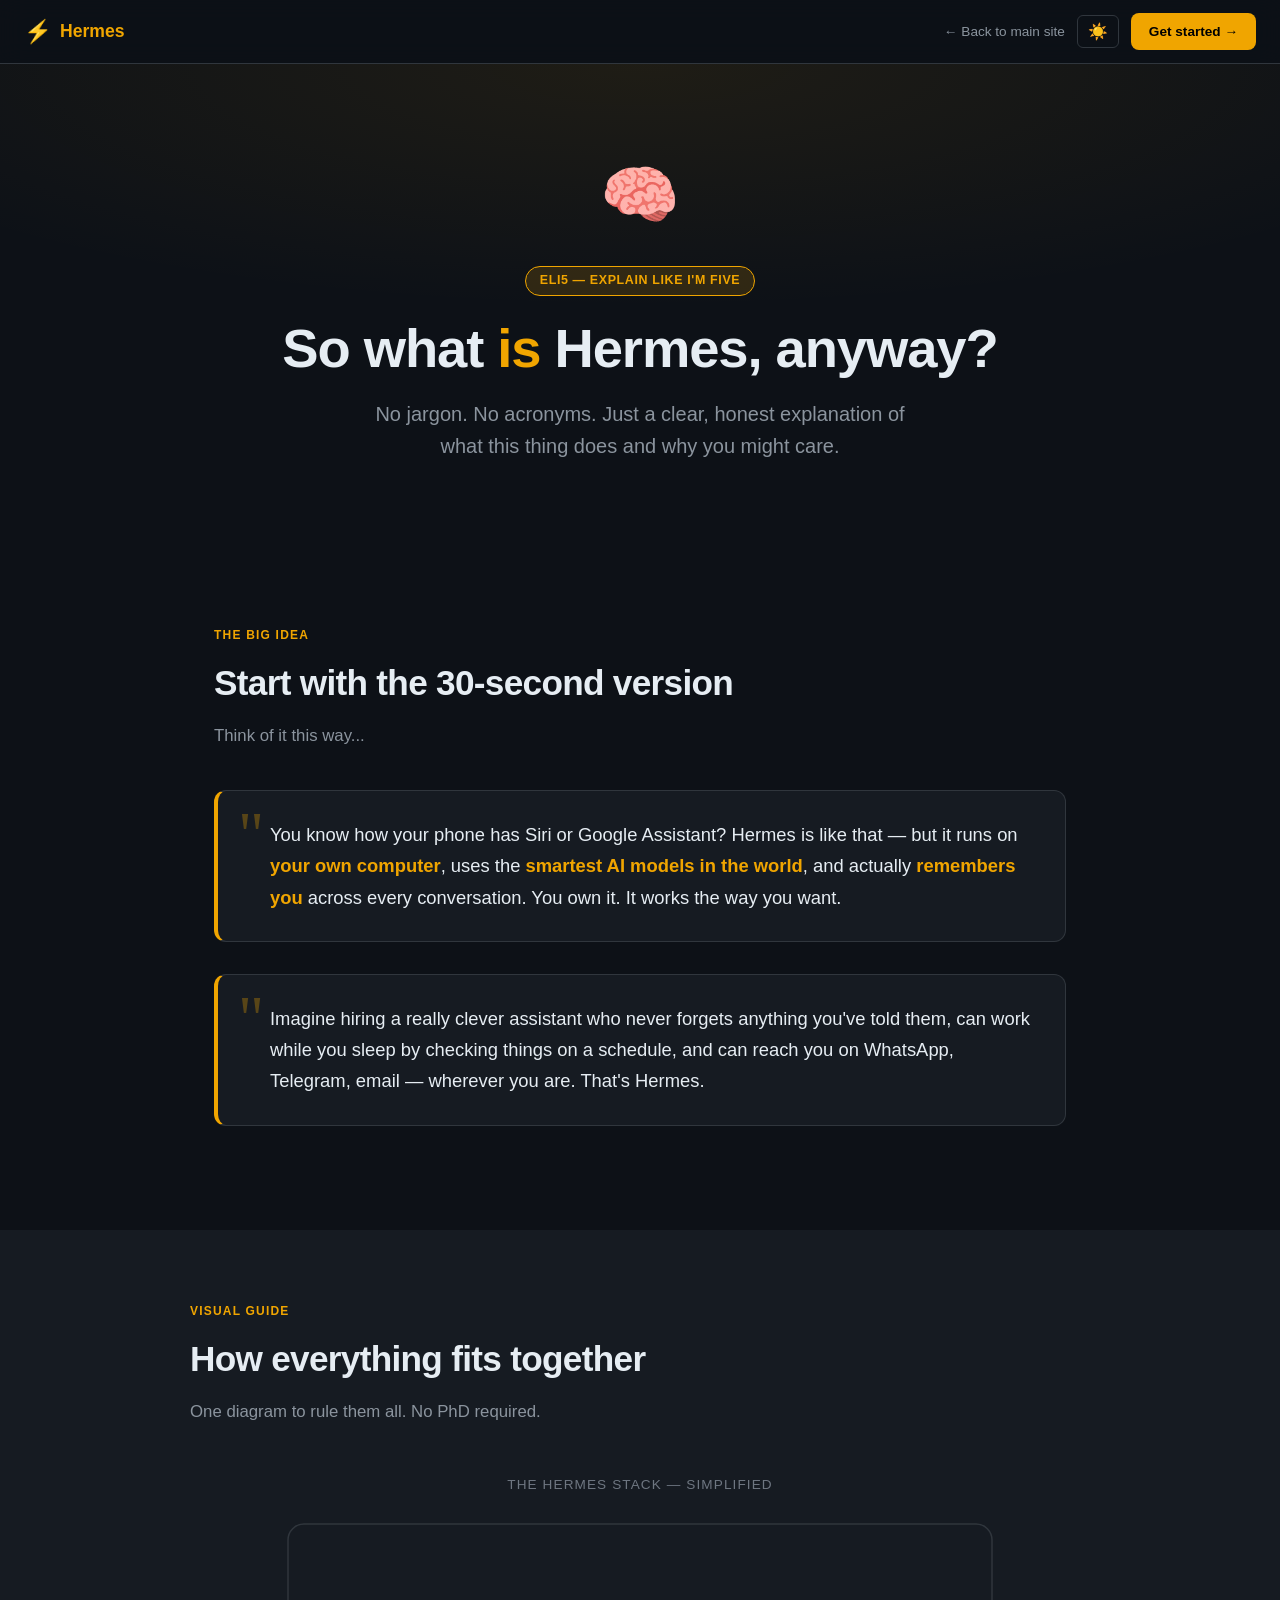
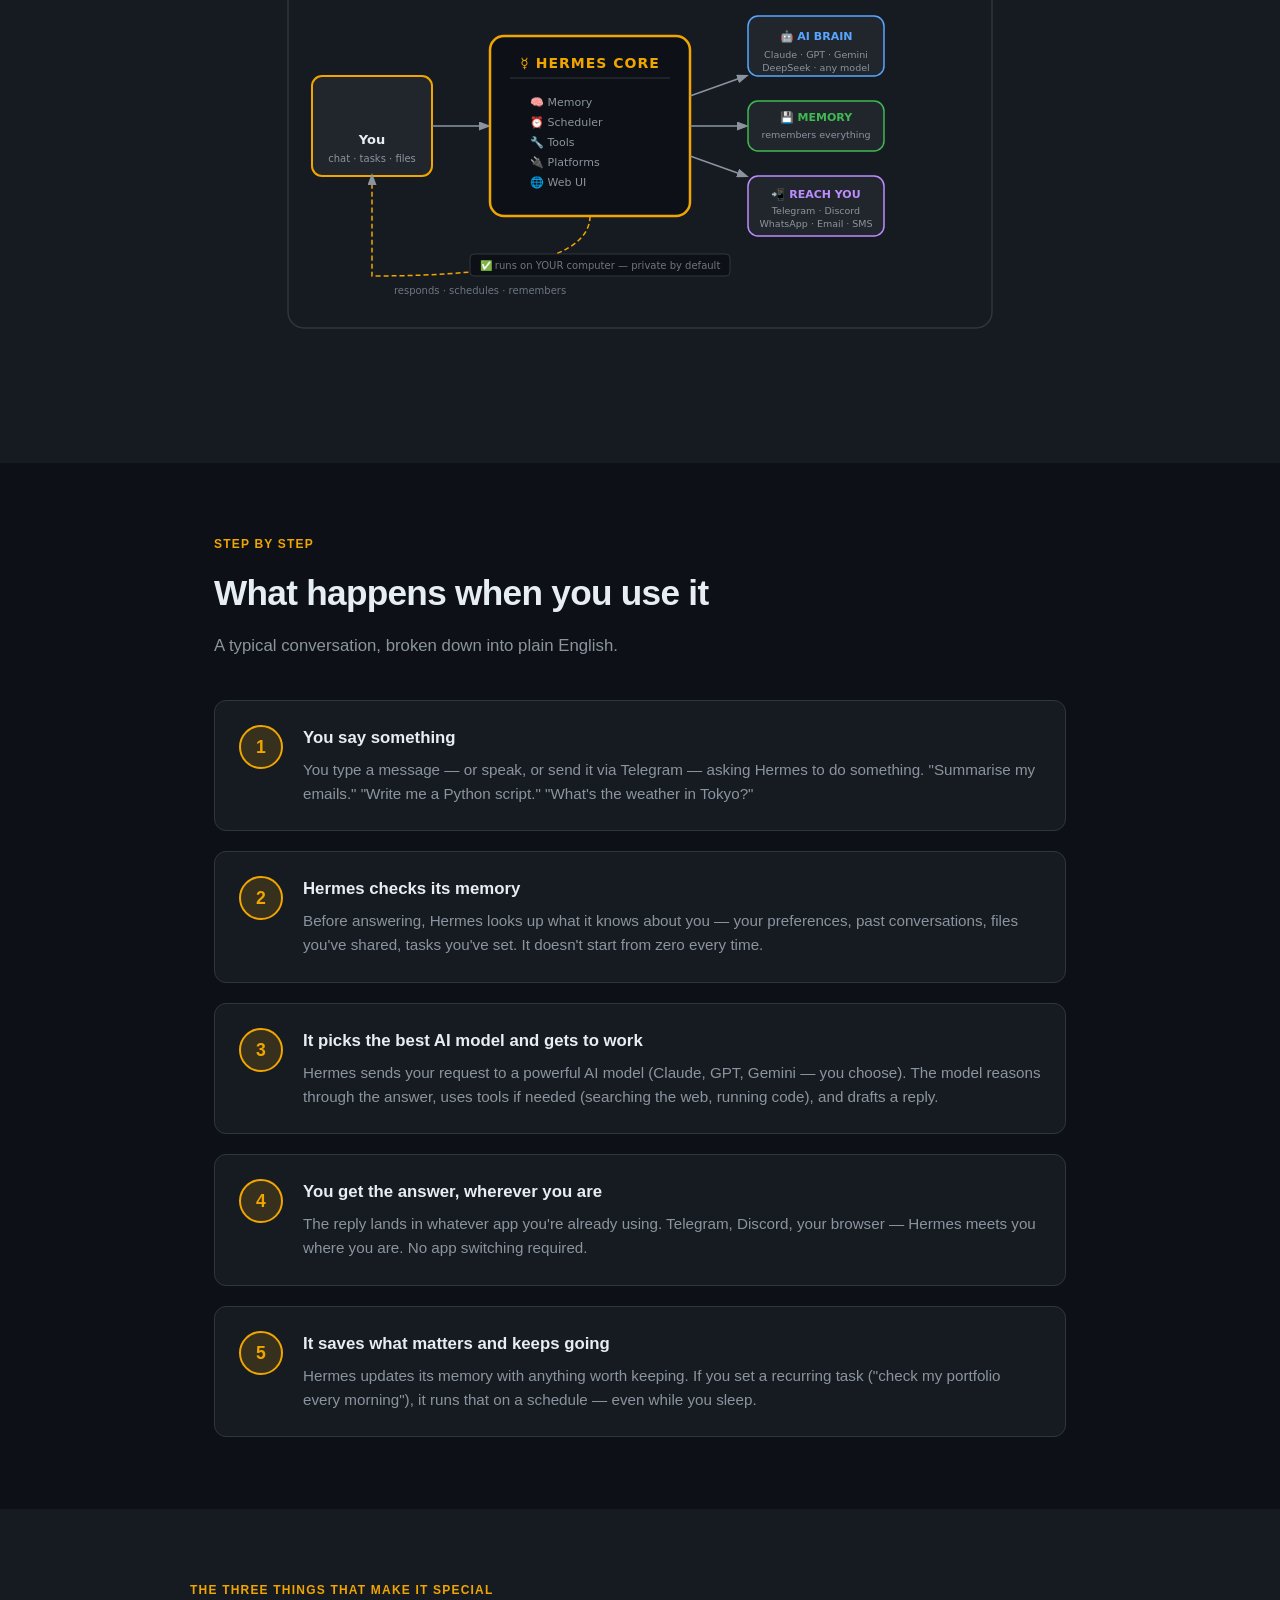
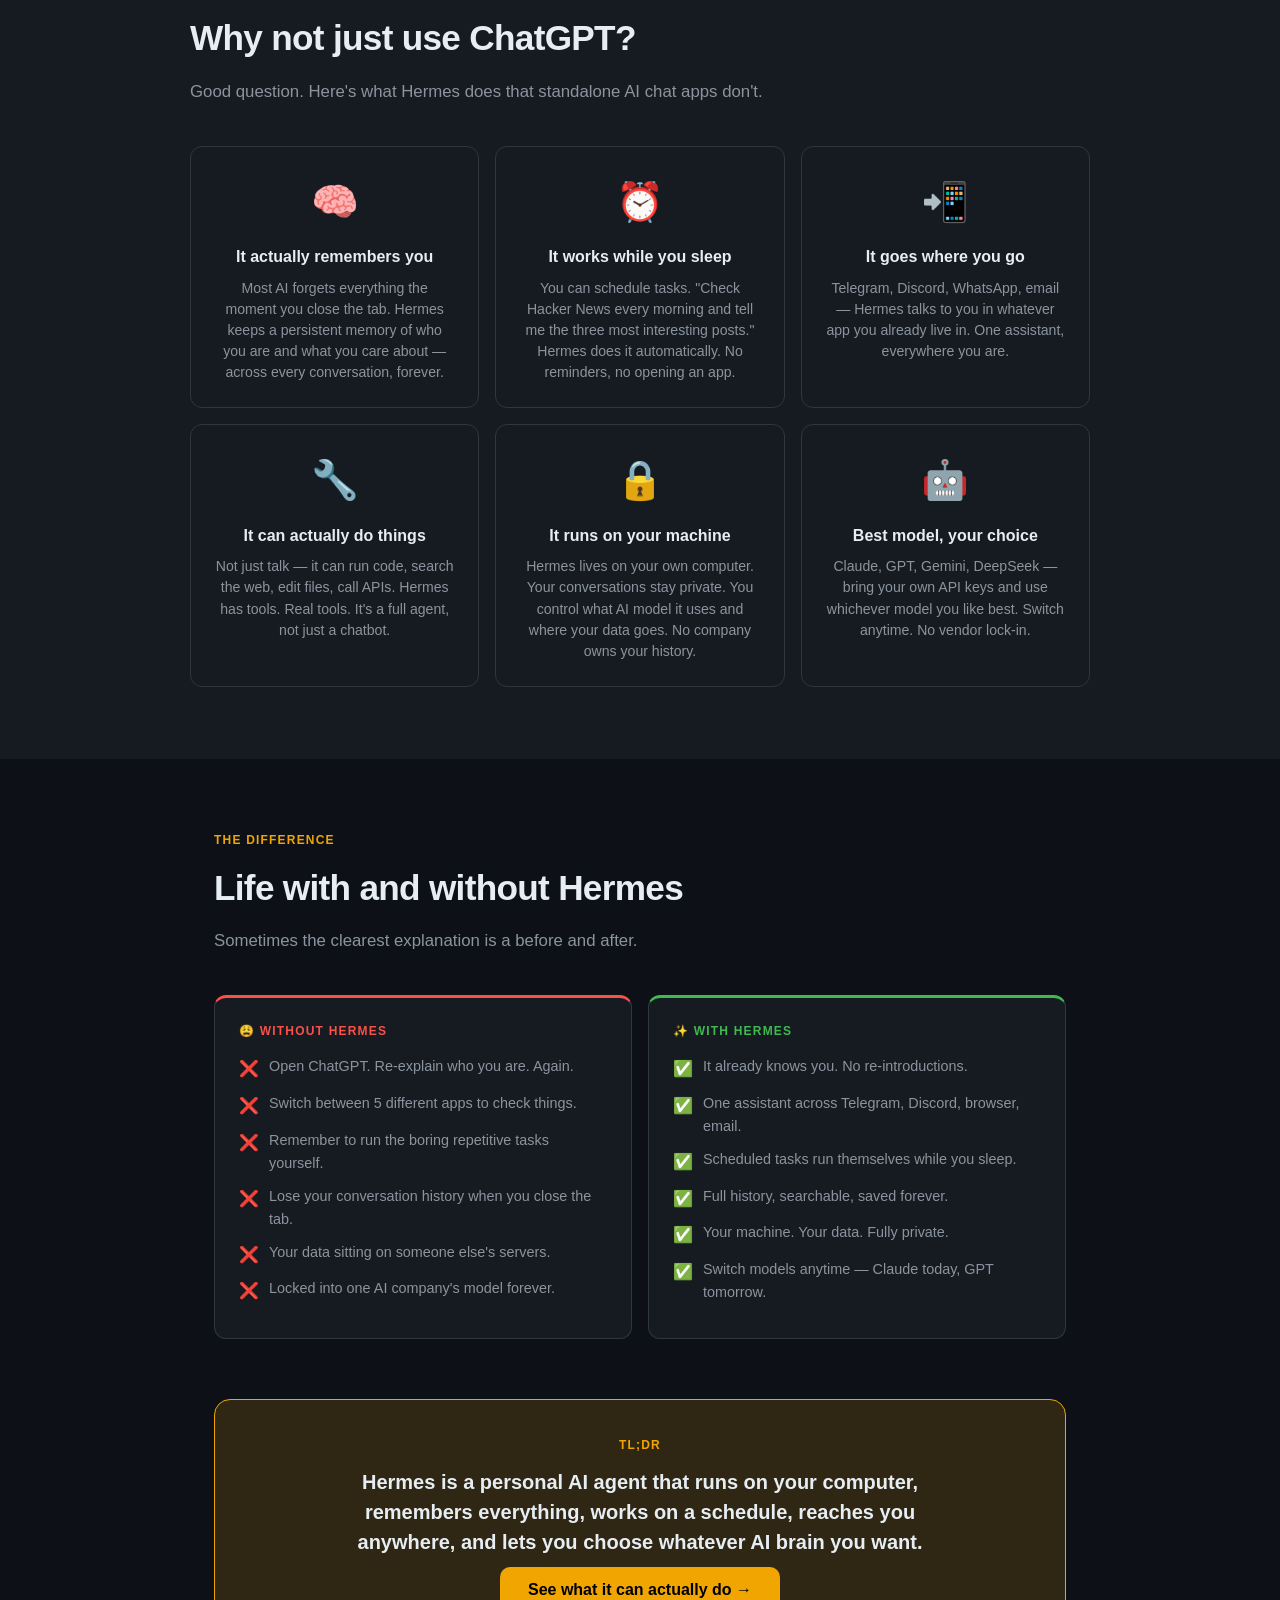
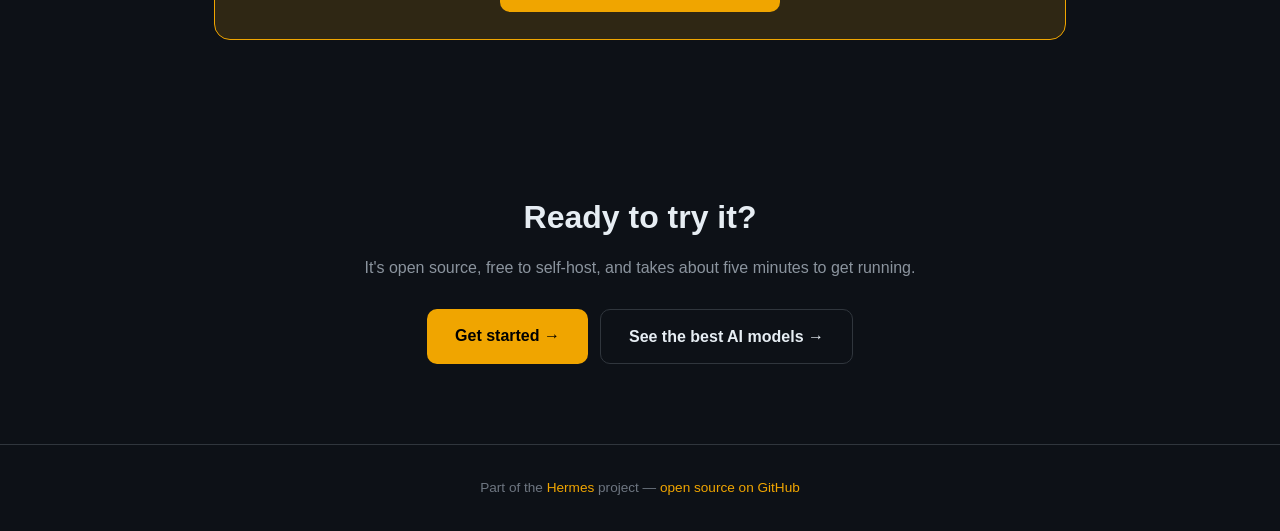
<file: eli5/index.html>
<!DOCTYPE html>
<html lang="en" data-theme="dark">
<head>
  <script>
    // Canonical URL: strip trailing index.html so links always show the clean path
    (function(){
      var p = window.location.pathname;
      if (p.endsWith('/index.html')) {
        var clean = p.slice(0, p.length - 'index.html'.length);
        window.history.replaceState(null, '', clean + window.location.search + window.location.hash);
      }
    })();
  </script>
<meta charset="UTF-8">
<meta name="viewport" content="width=device-width, initial-scale=1.0">
<title>What is Hermes? — Explained Simply</title>
<meta name="description" content="Hermes explained like you're five. A simple, visual guide to what Hermes is and why it matters.">
<style>
  :root {
    --bg-primary: #0d1117;
    --bg-secondary: #161b22;
    --bg-tertiary: #21262d;
    --bg-card: #161b22;
    --border: #30363d;
    --text-primary: #e6edf3;
    --text-secondary: #8b949e;
    --text-muted: #6e7681;
    --accent: #f0a500;
    --accent-dim: #c88800;
    --accent-glow: rgba(240,165,0,0.15);
    --green: #3fb950;
    --blue: #58a6ff;
    --purple: #bc8cff;
    --red: #f85149;
    --nav-height: 64px;
  }
  [data-theme="light"] nav {
    background: rgba(246, 248, 250, 0.95);
  }
  [data-theme="light"] {
    --bg-primary: #ffffff;
    --bg-secondary: #f6f8fa;
    --bg-tertiary: #eaeef2;
    --bg-card: #ffffff;
    --border: #d0d7de;
    --text-primary: #1f2328;
    --text-secondary: #656d76;
    --text-muted: #9198a1;
    --accent: #c07800;
    --accent-dim: #9a6200;
    --accent-glow: rgba(192,120,0,0.12);
  }

  *, *::before, *::after { box-sizing: border-box; margin: 0; padding: 0; }

  body {
    font-family: -apple-system, BlinkMacSystemFont, 'Segoe UI', sans-serif;
    background: var(--bg-primary);
    color: var(--text-primary);
    line-height: 1.6;
    min-height: 100vh;
  }

  /* NAV */
  nav {
    position: sticky;
    top: 0;
    height: var(--nav-height);
    background: rgba(13, 17, 23, 0.92);
    border-bottom: 1px solid var(--border);
    backdrop-filter: blur(12px);
    display: flex;
    align-items: center;
    justify-content: space-between;
    padding: 0 24px;
    z-index: 100;
  }
  .nav-logo {
    font-size: 1.1rem;
    font-weight: 700;
    color: var(--accent);
    text-decoration: none;
    display: flex;
    align-items: center;
    gap: 8px;
  }
  .nav-logo span { font-size: 1.4rem; }
  .nav-right { display: flex; align-items: center; gap: 12px; }
  .nav-back {
    color: var(--text-secondary);
    text-decoration: none;
    font-size: 0.85rem;
    display: flex;
    align-items: center;
    gap: 4px;
    transition: color 0.2s;
  }
  .nav-back:hover { color: var(--text-primary); }
  #theme-toggle {
    background: none;
    border: 1px solid var(--border);
    border-radius: 6px;
    padding: 6px 10px;
    cursor: pointer;
    font-size: 1rem;
    color: var(--text-primary);
    transition: border-color 0.2s;
  }
  #theme-toggle:hover { border-color: var(--accent); }
  .btn-cta {
    background: var(--accent);
    color: #000;
    border: none;
    border-radius: 8px;
    padding: 8px 18px;
    font-size: 0.85rem;
    font-weight: 600;
    cursor: pointer;
    text-decoration: none;
    transition: opacity 0.2s;
  }
  .btn-cta:hover { opacity: 0.85; }

  /* HERO */
  .hero {
    text-align: center;
    padding: 80px 24px 60px;
    position: relative;
    overflow: hidden;
  }
  .hero::before {
    content: '';
    position: absolute;
    inset: 0;
    background: radial-gradient(ellipse 70% 50% at 50% 0%, rgba(240,165,0,0.08), transparent);
    pointer-events: none;
  }
  .hero-emoji {
    font-size: 4rem;
    display: block;
    margin-bottom: 20px;
    animation: float 3s ease-in-out infinite;
  }
  @keyframes float {
    0%, 100% { transform: translateY(0); }
    50% { transform: translateY(-8px); }
  }
  .hero-badge {
    display: inline-block;
    background: var(--accent-glow);
    border: 1px solid var(--accent);
    color: var(--accent);
    border-radius: 20px;
    padding: 4px 14px;
    font-size: 0.78rem;
    font-weight: 600;
    letter-spacing: 0.05em;
    text-transform: uppercase;
    margin-bottom: 20px;
  }
  .hero h1 {
    font-size: clamp(2rem, 5vw, 3.4rem);
    font-weight: 800;
    line-height: 1.2;
    margin-bottom: 16px;
    letter-spacing: -0.02em;
  }
  .hero h1 em {
    font-style: normal;
    color: var(--accent);
  }
  .hero-sub {
    font-size: clamp(1rem, 2.5vw, 1.25rem);
    color: var(--text-secondary);
    max-width: 540px;
    margin: 0 auto 32px;
  }

  /* SECTIONS */
  .section {
    padding: 72px 24px;
    max-width: 900px;
    margin: 0 auto;
  }
  .section-alt {
    background: var(--bg-secondary);
    max-width: 100%;
    padding: 72px 24px;
  }
  .section-alt .inner {
    max-width: 900px;
    margin: 0 auto;
  }
  .section-label {
    font-size: 0.75rem;
    font-weight: 700;
    letter-spacing: 0.1em;
    text-transform: uppercase;
    color: var(--accent);
    margin-bottom: 10px;
  }
  .section-title {
    font-size: clamp(1.5rem, 3vw, 2.2rem);
    font-weight: 700;
    margin-bottom: 12px;
    letter-spacing: -0.02em;
  }
  .section-intro {
    font-size: 1.05rem;
    color: var(--text-secondary);
    max-width: 640px;
    margin-bottom: 40px;
  }

  /* ANALOGY BOX */
  .analogy-box {
    background: var(--bg-card);
    border: 1px solid var(--border);
    border-left: 4px solid var(--accent);
    border-radius: 12px;
    padding: 28px 32px;
    margin-bottom: 32px;
    position: relative;
  }
  .analogy-box .quote-mark {
    font-size: 4rem;
    line-height: 1;
    color: var(--accent);
    opacity: 0.3;
    position: absolute;
    top: 12px;
    left: 20px;
    font-family: Georgia, serif;
  }
  .analogy-box p {
    font-size: 1.15rem;
    line-height: 1.7;
    padding-left: 20px;
    color: var(--text-primary);
  }
  .analogy-box strong { color: var(--accent); }

  /* VISUAL DIAGRAM */
  .diagram-wrap {
    margin: 48px 0;
    text-align: center;
  }
  .diagram-title {
    font-size: 0.85rem;
    color: var(--text-muted);
    margin-bottom: 20px;
    text-transform: uppercase;
    letter-spacing: 0.08em;
  }
  .diagram {
    display: inline-block;
    width: 100%;
    max-width: 720px;
  }
  /* SVG diagram is inline — styled via classes */

  /* HOW-IT-WORKS STEPS */
  .steps {
    display: grid;
    gap: 20px;
    margin-top: 40px;
  }
  .step {
    display: flex;
    gap: 20px;
    align-items: flex-start;
    background: var(--bg-card);
    border: 1px solid var(--border);
    border-radius: 12px;
    padding: 24px;
    transition: border-color 0.2s;
  }
  .step:hover { border-color: var(--accent); }
  .step-num {
    width: 44px;
    height: 44px;
    border-radius: 50%;
    background: var(--accent-glow);
    border: 2px solid var(--accent);
    color: var(--accent);
    font-weight: 800;
    font-size: 1.1rem;
    display: flex;
    align-items: center;
    justify-content: center;
    flex-shrink: 0;
  }
  .step-body h3 {
    font-size: 1.05rem;
    font-weight: 700;
    margin-bottom: 6px;
  }
  .step-body p {
    color: var(--text-secondary);
    font-size: 0.95rem;
    line-height: 1.6;
  }

  /* CONCEPT CARDS */
  .concept-grid {
    display: grid;
    grid-template-columns: repeat(auto-fit, minmax(220px, 1fr));
    gap: 16px;
    margin-top: 36px;
  }
  .concept-card {
    background: var(--bg-card);
    border: 1px solid var(--border);
    border-radius: 12px;
    padding: 24px;
    text-align: center;
    transition: border-color 0.2s, transform 0.2s;
  }
  .concept-card:hover {
    border-color: var(--accent);
    transform: translateY(-2px);
  }
  .concept-icon { font-size: 2.4rem; margin-bottom: 12px; display: block; }
  .concept-card h3 { font-size: 1rem; font-weight: 700; margin-bottom: 8px; }
  .concept-card p { font-size: 0.88rem; color: var(--text-secondary); line-height: 1.5; }

  /* COMPARISON: BEFORE / AFTER */
  .before-after {
    display: grid;
    grid-template-columns: 1fr 1fr;
    gap: 16px;
    margin-top: 36px;
  }
  .ba-card {
    background: var(--bg-card);
    border: 1px solid var(--border);
    border-radius: 12px;
    padding: 24px;
  }
  .ba-card.before { border-top: 3px solid var(--red); }
  .ba-card.after { border-top: 3px solid var(--green); }
  .ba-label {
    font-size: 0.75rem;
    font-weight: 700;
    text-transform: uppercase;
    letter-spacing: 0.1em;
    margin-bottom: 14px;
  }
  .ba-card.before .ba-label { color: var(--red); }
  .ba-card.after .ba-label { color: var(--green); }
  .ba-item {
    display: flex;
    gap: 10px;
    margin-bottom: 10px;
    font-size: 0.9rem;
    color: var(--text-secondary);
    align-items: flex-start;
  }
  .ba-item .icon { flex-shrink: 0; font-size: 1rem; margin-top: 1px; }

  /* TL;DR STRIP */
  .tldr-strip {
    background: var(--accent-glow);
    border: 1px solid var(--accent);
    border-radius: 16px;
    padding: 36px 40px;
    text-align: center;
    margin: 60px 0 0;
  }
  .tldr-strip .tldr-label {
    font-size: 0.75rem;
    font-weight: 700;
    letter-spacing: 0.1em;
    text-transform: uppercase;
    color: var(--accent);
    margin-bottom: 12px;
  }
  .tldr-strip p {
    font-size: 1.25rem;
    font-weight: 600;
    line-height: 1.5;
    max-width: 600px;
    margin: 0 auto 20px;
  }

  /* CTA */
  .cta-section {
    text-align: center;
    padding: 80px 24px;
  }
  .cta-section h2 {
    font-size: clamp(1.5rem, 3vw, 2rem);
    font-weight: 700;
    margin-bottom: 12px;
  }
  .cta-section p {
    color: var(--text-secondary);
    margin-bottom: 28px;
    font-size: 1rem;
  }
  .cta-group { display: flex; gap: 12px; justify-content: center; flex-wrap: wrap; }
  .btn-primary {
    background: var(--accent);
    color: #000;
    font-weight: 700;
    padding: 14px 28px;
    border-radius: 10px;
    text-decoration: none;
    font-size: 1rem;
    transition: opacity 0.2s;
  }
  .btn-primary:hover { opacity: 0.85; }
  .btn-ghost {
    background: transparent;
    color: var(--text-primary);
    font-weight: 600;
    padding: 14px 28px;
    border-radius: 10px;
    text-decoration: none;
    font-size: 1rem;
    border: 1px solid var(--border);
    transition: border-color 0.2s;
  }
  .btn-ghost:hover { border-color: var(--accent); }

  /* FOOTER */
  footer {
    border-top: 1px solid var(--border);
    text-align: center;
    padding: 32px 24px;
    color: var(--text-muted);
    font-size: 0.85rem;
  }
  footer a { color: var(--accent); text-decoration: none; }

  /* MOBILE */
  @media (max-width: 640px) {
    .before-after { grid-template-columns: 1fr; }
    .concept-grid { grid-template-columns: 1fr 1fr; }
    nav { padding: 0 16px; }
    .nav-back { display: none; }
    .btn-cta { display: none; }
    .tldr-strip { padding: 28px 20px; }
    .tldr-strip p { font-size: 1.05rem; }
  }
  @media (max-width: 400px) {
    .concept-grid { grid-template-columns: 1fr; }
  }

  /* HAMBURGER + MOBILE MENU */
  .hamburger {
    display: none;
    flex-direction: column;
    gap: 5px;
    cursor: pointer;
    padding: 6px;
    border: 1px solid var(--border);
    border-radius: 6px;
    background: none;
    transition: border-color 0.15s;
    flex-shrink: 0;
  }
  .hamburger:hover { border-color: var(--accent); }
  .hamburger span {
    display: block;
    width: 20px;
    height: 2px;
    background: var(--text-secondary);
    border-radius: 2px;
    transition: transform 0.2s, opacity 0.2s;
  }
  .hamburger.open span:nth-child(1) { transform: translateY(7px) rotate(45deg); }
  .hamburger.open span:nth-child(2) { opacity: 0; }
  .hamburger.open span:nth-child(3) { transform: translateY(-7px) rotate(-45deg); }
  #eli5-mobile-menu {
    display: none;
    position: fixed;
    top: var(--nav-height);
    left: 0; right: 0;
    background: var(--bg-secondary);
    border-bottom: 1px solid var(--border);
    padding: 16px 24px;
    z-index: 999;
    flex-direction: column;
    gap: 4px;
  }
  #eli5-mobile-menu.open { display: flex; }
  #eli5-mobile-menu a {
    color: var(--text-secondary);
    font-size: 0.95rem;
    font-weight: 500;
    padding: 10px 12px;
    border-radius: 6px;
    transition: color 0.15s, background 0.15s;
    text-decoration: none;
  }
  #eli5-mobile-menu a:hover { color: var(--text-primary); background: var(--bg-tertiary); }
  #eli5-mobile-menu a.accent { color: var(--accent); }
  @media (max-width: 640px) {
    .hamburger { display: flex; }
    .btn-cta { display: none; }
    .nav-back { display: none; }
  }
</style>
</head>
<body>

<nav>
  <a href="../" class="nav-logo"><span>⚡</span> Hermes</a>
  <div class="nav-right">
    <a href="../" class="nav-back">← <span>Back to main site</span></a>
    <button id="theme-toggle" aria-label="Toggle theme">🌙</button>
    <a href="https://hermes-agent.nousresearch.com/docs/getting-started/installation" class="btn-cta" target="_blank">Get started →</a>
  </div>
  <button class="hamburger" id="eli5-hamburger" aria-label="Open menu" aria-expanded="false">
    <span></span><span></span><span></span>
  </button>
</nav>

<div id="eli5-mobile-menu">
  <a href="../">⚡ Hermes Home</a>
  <a href="../#why">Why Hermes</a>
  <a href="../#features">Features</a>
  <a href="../#compare">Compare</a>
  <a href="../#install">Install</a>
  <a href="../eli5/" class="accent">🧠 ELI5 — What is Hermes?</a>
  <a href="../models/" class="accent">🤖 Best Models</a>
  <a href="../community/" class="accent">🌎 Community</a>
  <a href="https://hermes-agent.nousresearch.com/docs/getting-started/installation" target="_blank" class="accent" style="margin-top:4px">Get started →</a>
</div>

<!-- HERO -->
<section class="hero">
  <span class="hero-emoji">🧠</span>
  <div class="hero-badge">ELI5 — Explain Like I'm Five</div>
  <h1>So what <em>is</em> Hermes, anyway?</h1>
  <p class="hero-sub">No jargon. No acronyms. Just a clear, honest explanation of what this thing does and why you might care.</p>
</section>

<!-- THE BIG IDEA -->
<div class="section">
  <div class="section-label">The big idea</div>
  <h2 class="section-title">Start with the 30-second version</h2>
  <p class="section-intro">Think of it this way...</p>

  <div class="analogy-box">
    <span class="quote-mark">"</span>
    <p>You know how your phone has Siri or Google Assistant? Hermes is like that — but it runs on <strong>your own computer</strong>, uses the <strong>smartest AI models in the world</strong>, and actually <strong>remembers you</strong> across every conversation. You own it. It works the way you want.</p>
  </div>

  <div class="analogy-box">
    <span class="quote-mark">"</span>
    <p>Imagine hiring a really clever assistant who never forgets anything you've told them, can work while you sleep by checking things on a schedule, and can reach you on WhatsApp, Telegram, email — wherever you are. That's Hermes.</p>
  </div>
</div>

<!-- DIAGRAM -->
<div class="section-alt">
  <div class="inner">
    <div class="section-label">Visual guide</div>
    <h2 class="section-title">How everything fits together</h2>
    <p class="section-intro">One diagram to rule them all. No PhD required.</p>

    <div class="diagram-wrap">
      <div class="diagram-title">The Hermes stack — simplified</div>
      <div class="diagram">
        <svg viewBox="0 0 720 420" fill="none" xmlns="http://www.w3.org/2000/svg" style="width:100%;height:auto;">
          <defs>
            <linearGradient id="gAccent" x1="0" y1="0" x2="1" y2="0">
              <stop offset="0%" stop-color="#f0a500"/>
              <stop offset="100%" stop-color="#e06c00"/>
            </linearGradient>
            <linearGradient id="gBlue" x1="0" y1="0" x2="1" y2="0">
              <stop offset="0%" stop-color="#58a6ff"/>
              <stop offset="100%" stop-color="#3b7fd9"/>
            </linearGradient>
            <linearGradient id="gGreen" x1="0" y1="0" x2="1" y2="0">
              <stop offset="0%" stop-color="#3fb950"/>
              <stop offset="100%" stop-color="#28a641"/>
            </linearGradient>
            <linearGradient id="gPurple" x1="0" y1="0" x2="1" y2="0">
              <stop offset="0%" stop-color="#bc8cff"/>
              <stop offset="100%" stop-color="#9060d0"/>
            </linearGradient>
            <marker id="arrow" markerWidth="8" markerHeight="6" refX="6" refY="3" orient="auto">
              <polygon points="0 0, 8 3, 0 6" fill="#8b949e"/>
            </marker>
          </defs>

          <!-- Background panels -->
          <rect x="8" y="8" width="704" height="404" rx="16" fill="#161b22" stroke="#30363d" stroke-width="1.5"/>

          <!-- YOU box (left) -->
          <rect x="32" y="160" width="120" height="100" rx="10" fill="#21262d" stroke="#f0a500" stroke-width="2"/>
          <text x="92" y="198" font-family="system-ui,sans-serif" font-size="28" text-anchor="middle" dominant-baseline="middle">👤</text>
          <text x="92" y="228" font-family="system-ui,sans-serif" font-size="13" font-weight="700" fill="#e6edf3" text-anchor="middle">You</text>
          <text x="92" y="246" font-family="system-ui,sans-serif" font-size="10" fill="#8b949e" text-anchor="middle">chat · tasks · files</text>

          <!-- Arrows: You → Hermes -->
          <line x1="152" y1="210" x2="208" y2="210" stroke="#8b949e" stroke-width="1.5" marker-end="url(#arrow)"/>

          <!-- HERMES core (center) -->
          <rect x="210" y="120" width="200" height="180" rx="14" fill="#0d1117" stroke="#f0a500" stroke-width="2.5"/>
          <text x="310" y="152" font-family="system-ui,sans-serif" font-size="14" font-weight="800" fill="#f0a500" text-anchor="middle" letter-spacing="1">☿ HERMES CORE</text>
          <line x1="230" y1="162" x2="390" y2="162" stroke="#30363d" stroke-width="1"/>
          <!-- Mini icons inside core -->
          <text x="250" y="190" font-family="system-ui,sans-serif" font-size="11" fill="#8b949e">🧠 Memory</text>
          <text x="250" y="210" font-family="system-ui,sans-serif" font-size="11" fill="#8b949e">⏰ Scheduler</text>
          <text x="250" y="230" font-family="system-ui,sans-serif" font-size="11" fill="#8b949e">🔧 Tools</text>
          <text x="250" y="250" font-family="system-ui,sans-serif" font-size="11" fill="#8b949e">🔌 Platforms</text>
          <text x="250" y="270" font-family="system-ui,sans-serif" font-size="11" fill="#8b949e">🌐 Web UI</text>

          <!-- Arrows: Hermes → AI Brain -->
          <line x1="410" y1="180" x2="466" y2="160" stroke="#8b949e" stroke-width="1.5" marker-end="url(#arrow)"/>
          <line x1="410" y1="210" x2="466" y2="210" stroke="#8b949e" stroke-width="1.5" marker-end="url(#arrow)"/>
          <line x1="410" y1="240" x2="466" y2="260" stroke="#8b949e" stroke-width="1.5" marker-end="url(#arrow)"/>

          <!-- AI Models (right top) -->
          <rect x="468" y="100" width="136" height="60" rx="10" fill="#21262d" stroke="#58a6ff" stroke-width="1.5"/>
          <text x="536" y="124" font-family="system-ui,sans-serif" font-size="11" font-weight="700" fill="#58a6ff" text-anchor="middle">🤖 AI BRAIN</text>
          <text x="536" y="142" font-family="system-ui,sans-serif" font-size="9.5" fill="#8b949e" text-anchor="middle">Claude · GPT · Gemini</text>
          <text x="536" y="155" font-family="system-ui,sans-serif" font-size="9.5" fill="#8b949e" text-anchor="middle">DeepSeek · any model</text>

          <!-- Memory store (right mid) -->
          <rect x="468" y="185" width="136" height="50" rx="10" fill="#21262d" stroke="#3fb950" stroke-width="1.5"/>
          <text x="536" y="205" font-family="system-ui,sans-serif" font-size="11" font-weight="700" fill="#3fb950" text-anchor="middle">💾 MEMORY</text>
          <text x="536" y="222" font-family="system-ui,sans-serif" font-size="9.5" fill="#8b949e" text-anchor="middle">remembers everything</text>

          <!-- Platforms (right bot) -->
          <rect x="468" y="260" width="136" height="60" rx="10" fill="#21262d" stroke="#bc8cff" stroke-width="1.5"/>
          <text x="536" y="282" font-family="system-ui,sans-serif" font-size="11" font-weight="700" fill="#bc8cff" text-anchor="middle">📲 REACH YOU</text>
          <text x="536" y="298" font-family="system-ui,sans-serif" font-size="9.5" fill="#8b949e" text-anchor="middle">Telegram · Discord</text>
          <text x="536" y="311" font-family="system-ui,sans-serif" font-size="9.5" fill="#8b949e" text-anchor="middle">WhatsApp · Email · SMS</text>

          <!-- Arrow back: Hermes → You -->
          <path d="M310 300 Q310 360 92 360 Q92 320 92 260" stroke="#f0a500" stroke-width="1.5" fill="none" stroke-dasharray="5 3" marker-end="url(#arrow)"/>
          <text x="200" y="378" font-family="system-ui,sans-serif" font-size="10" fill="#6e7681" text-anchor="middle">responds · schedules · remembers</text>

          <!-- Your computer note -->
          <rect x="190" y="338" width="260" height="22" rx="4" fill="#0d1117" stroke="#30363d" stroke-width="1"/>
          <text x="320" y="353" font-family="system-ui,sans-serif" font-size="10" fill="#6e7681" text-anchor="middle">✅ runs on YOUR computer — private by default</text>
        </svg>
      </div>
    </div>
  </div>
</div>

<!-- HOW IT WORKS -->
<div class="section">
  <div class="section-label">Step by step</div>
  <h2 class="section-title">What happens when you use it</h2>
  <p class="section-intro">A typical conversation, broken down into plain English.</p>

  <div class="steps">
    <div class="step">
      <div class="step-num">1</div>
      <div class="step-body">
        <h3>You say something</h3>
        <p>You type a message — or speak, or send it via Telegram — asking Hermes to do something. "Summarise my emails." "Write me a Python script." "What's the weather in Tokyo?"</p>
      </div>
    </div>
    <div class="step">
      <div class="step-num">2</div>
      <div class="step-body">
        <h3>Hermes checks its memory</h3>
        <p>Before answering, Hermes looks up what it knows about you — your preferences, past conversations, files you've shared, tasks you've set. It doesn't start from zero every time.</p>
      </div>
    </div>
    <div class="step">
      <div class="step-num">3</div>
      <div class="step-body">
        <h3>It picks the best AI model and gets to work</h3>
        <p>Hermes sends your request to a powerful AI model (Claude, GPT, Gemini — you choose). The model reasons through the answer, uses tools if needed (searching the web, running code), and drafts a reply.</p>
      </div>
    </div>
    <div class="step">
      <div class="step-num">4</div>
      <div class="step-body">
        <h3>You get the answer, wherever you are</h3>
        <p>The reply lands in whatever app you're already using. Telegram, Discord, your browser — Hermes meets you where you are. No app switching required.</p>
      </div>
    </div>
    <div class="step">
      <div class="step-num">5</div>
      <div class="step-body">
        <h3>It saves what matters and keeps going</h3>
        <p>Hermes updates its memory with anything worth keeping. If you set a recurring task ("check my portfolio every morning"), it runs that on a schedule — even while you sleep.</p>
      </div>
    </div>
  </div>
</div>

<!-- THE THREE POWERS -->
<div class="section-alt">
  <div class="inner">
    <div class="section-label">The three things that make it special</div>
    <h2 class="section-title">Why not just use ChatGPT?</h2>
    <p class="section-intro">Good question. Here's what Hermes does that standalone AI chat apps don't.</p>

    <div class="concept-grid">
      <div class="concept-card">
        <span class="concept-icon">🧠</span>
        <h3>It actually remembers you</h3>
        <p>Most AI forgets everything the moment you close the tab. Hermes keeps a persistent memory of who you are and what you care about — across every conversation, forever.</p>
      </div>
      <div class="concept-card">
        <span class="concept-icon">⏰</span>
        <h3>It works while you sleep</h3>
        <p>You can schedule tasks. "Check Hacker News every morning and tell me the three most interesting posts." Hermes does it automatically. No reminders, no opening an app.</p>
      </div>
      <div class="concept-card">
        <span class="concept-icon">📲</span>
        <h3>It goes where you go</h3>
        <p>Telegram, Discord, WhatsApp, email — Hermes talks to you in whatever app you already live in. One assistant, everywhere you are.</p>
      </div>
      <div class="concept-card">
        <span class="concept-icon">🔧</span>
        <h3>It can actually do things</h3>
        <p>Not just talk — it can run code, search the web, edit files, call APIs. Hermes has tools. Real tools. It's a full agent, not just a chatbot.</p>
      </div>
      <div class="concept-card">
        <span class="concept-icon">🔒</span>
        <h3>It runs on your machine</h3>
        <p>Hermes lives on your own computer. Your conversations stay private. You control what AI model it uses and where your data goes. No company owns your history.</p>
      </div>
      <div class="concept-card">
        <span class="concept-icon">🤖</span>
        <h3>Best model, your choice</h3>
        <p>Claude, GPT, Gemini, DeepSeek — bring your own API keys and use whichever model you like best. Switch anytime. No vendor lock-in.</p>
      </div>
    </div>
  </div>
</div>

<!-- BEFORE / AFTER -->
<div class="section">
  <div class="section-label">The difference</div>
  <h2 class="section-title">Life with and without Hermes</h2>
  <p class="section-intro">Sometimes the clearest explanation is a before and after.</p>

  <div class="before-after">
    <div class="ba-card before">
      <div class="ba-label">😩 Without Hermes</div>
      <div class="ba-item"><span class="icon">❌</span> Open ChatGPT. Re-explain who you are. Again.</div>
      <div class="ba-item"><span class="icon">❌</span> Switch between 5 different apps to check things.</div>
      <div class="ba-item"><span class="icon">❌</span> Remember to run the boring repetitive tasks yourself.</div>
      <div class="ba-item"><span class="icon">❌</span> Lose your conversation history when you close the tab.</div>
      <div class="ba-item"><span class="icon">❌</span> Your data sitting on someone else's servers.</div>
      <div class="ba-item"><span class="icon">❌</span> Locked into one AI company's model forever.</div>
    </div>
    <div class="ba-card after">
      <div class="ba-label">✨ With Hermes</div>
      <div class="ba-item"><span class="icon">✅</span> It already knows you. No re-introductions.</div>
      <div class="ba-item"><span class="icon">✅</span> One assistant across Telegram, Discord, browser, email.</div>
      <div class="ba-item"><span class="icon">✅</span> Scheduled tasks run themselves while you sleep.</div>
      <div class="ba-item"><span class="icon">✅</span> Full history, searchable, saved forever.</div>
      <div class="ba-item"><span class="icon">✅</span> Your machine. Your data. Fully private.</div>
      <div class="ba-item"><span class="icon">✅</span> Switch models anytime — Claude today, GPT tomorrow.</div>
    </div>
  </div>

  <div class="tldr-strip">
    <div class="tldr-label">tl;dr</div>
    <p>Hermes is a personal AI agent that runs on your computer, remembers everything, works on a schedule, reaches you anywhere, and lets you choose whatever AI brain you want.</p>
    <a href="../" class="btn-primary">See what it can actually do →</a>
  </div>
</div>

<!-- CTA -->
<div class="cta-section">
  <h2>Ready to try it?</h2>
  <p>It's open source, free to self-host, and takes about five minutes to get running.</p>
  <div class="cta-group">
    <a href="https://hermes-agent.nousresearch.com/docs/getting-started/installation" class="btn-primary" target="_blank">Get started →</a>
    <a href="../models/" class="btn-ghost">See the best AI models →</a>
  </div>
</div>

<footer>
  <p>Part of the <a href="../">Hermes</a> project &mdash; <a href="https://github.com/nesquena/hermes-webui" target="_blank">open source on GitHub</a></p>
</footer>

<script>
  var themeToggle = document.getElementById('theme-toggle');
  function setTheme(t) {
    document.documentElement.setAttribute('data-theme', t);
    localStorage.setItem('theme', t);
    themeToggle.textContent = t === 'light' ? '🌙' : '☀️';
  }
  themeToggle.addEventListener('click', function() {
    setTheme(document.documentElement.getAttribute('data-theme') === 'dark' ? 'light' : 'dark');
  });
  var saved = localStorage.getItem('theme');
  if (saved) setTheme(saved);

  // Hamburger
  var eli5Ham = document.getElementById('eli5-hamburger');
  var eli5Menu = document.getElementById('eli5-mobile-menu');
  if (eli5Ham && eli5Menu) {
    eli5Ham.addEventListener('click', function() {
      var open = eli5Menu.classList.toggle('open');
      eli5Ham.classList.toggle('open', open);
      eli5Ham.setAttribute('aria-expanded', open);
    });
    document.addEventListener('click', function(e) {
      if (!eli5Ham.contains(e.target) && !eli5Menu.contains(e.target)) {
        eli5Menu.classList.remove('open');
        eli5Ham.classList.remove('open');
        eli5Ham.setAttribute('aria-expanded', 'false');
      }
    });
  }
</script>
</body>
</html>
</file>
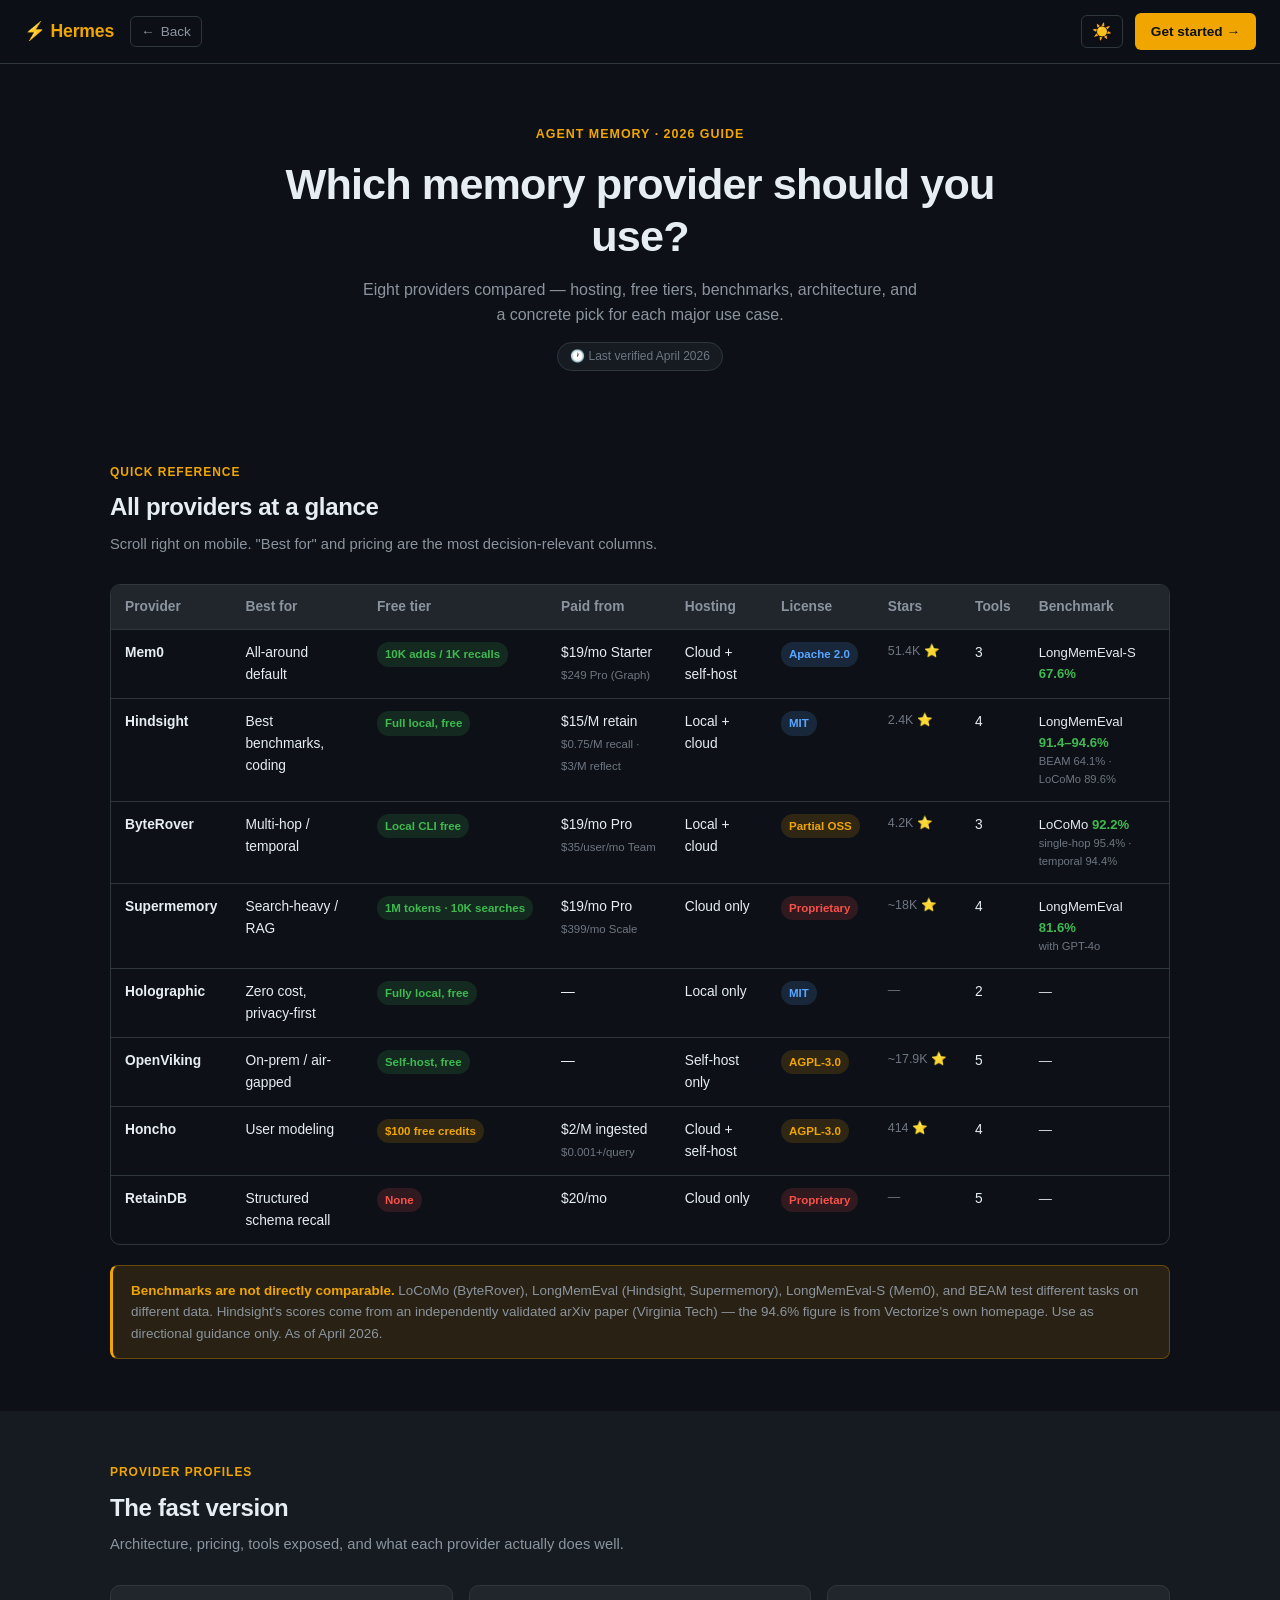
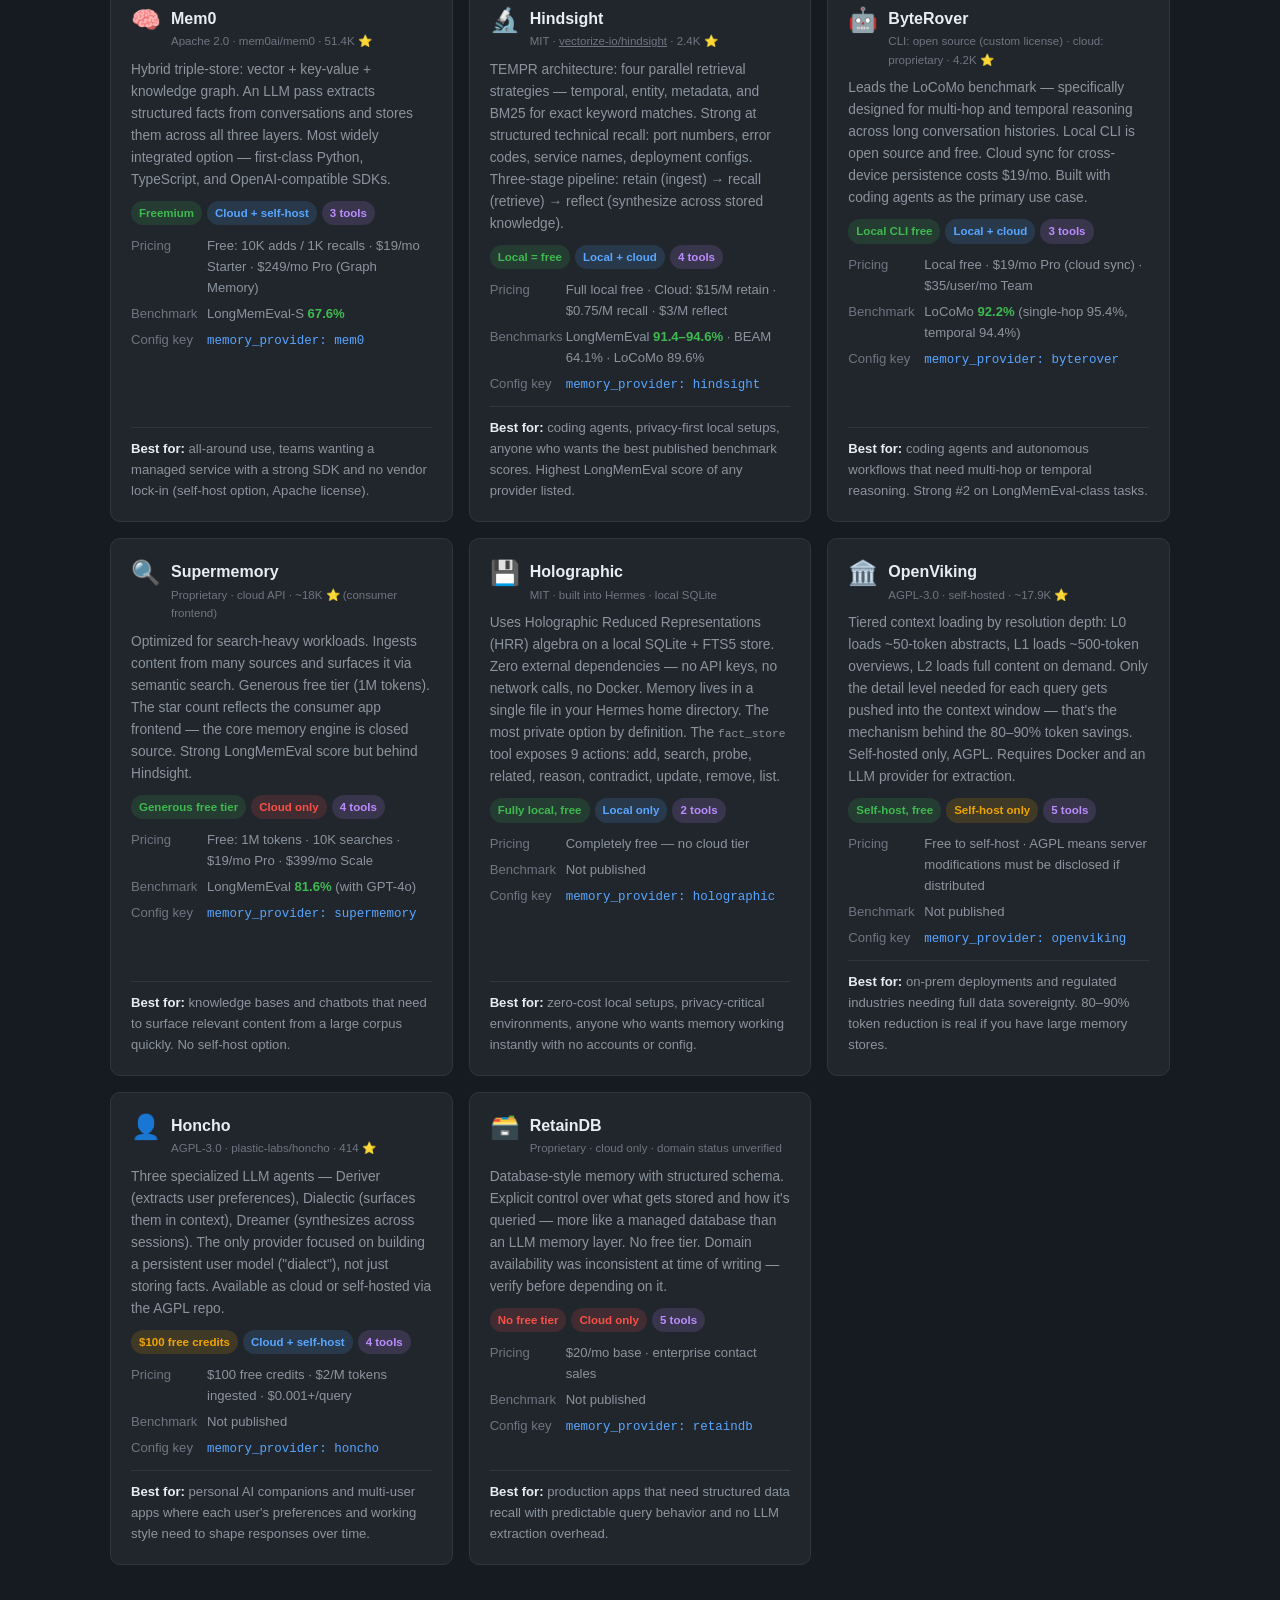
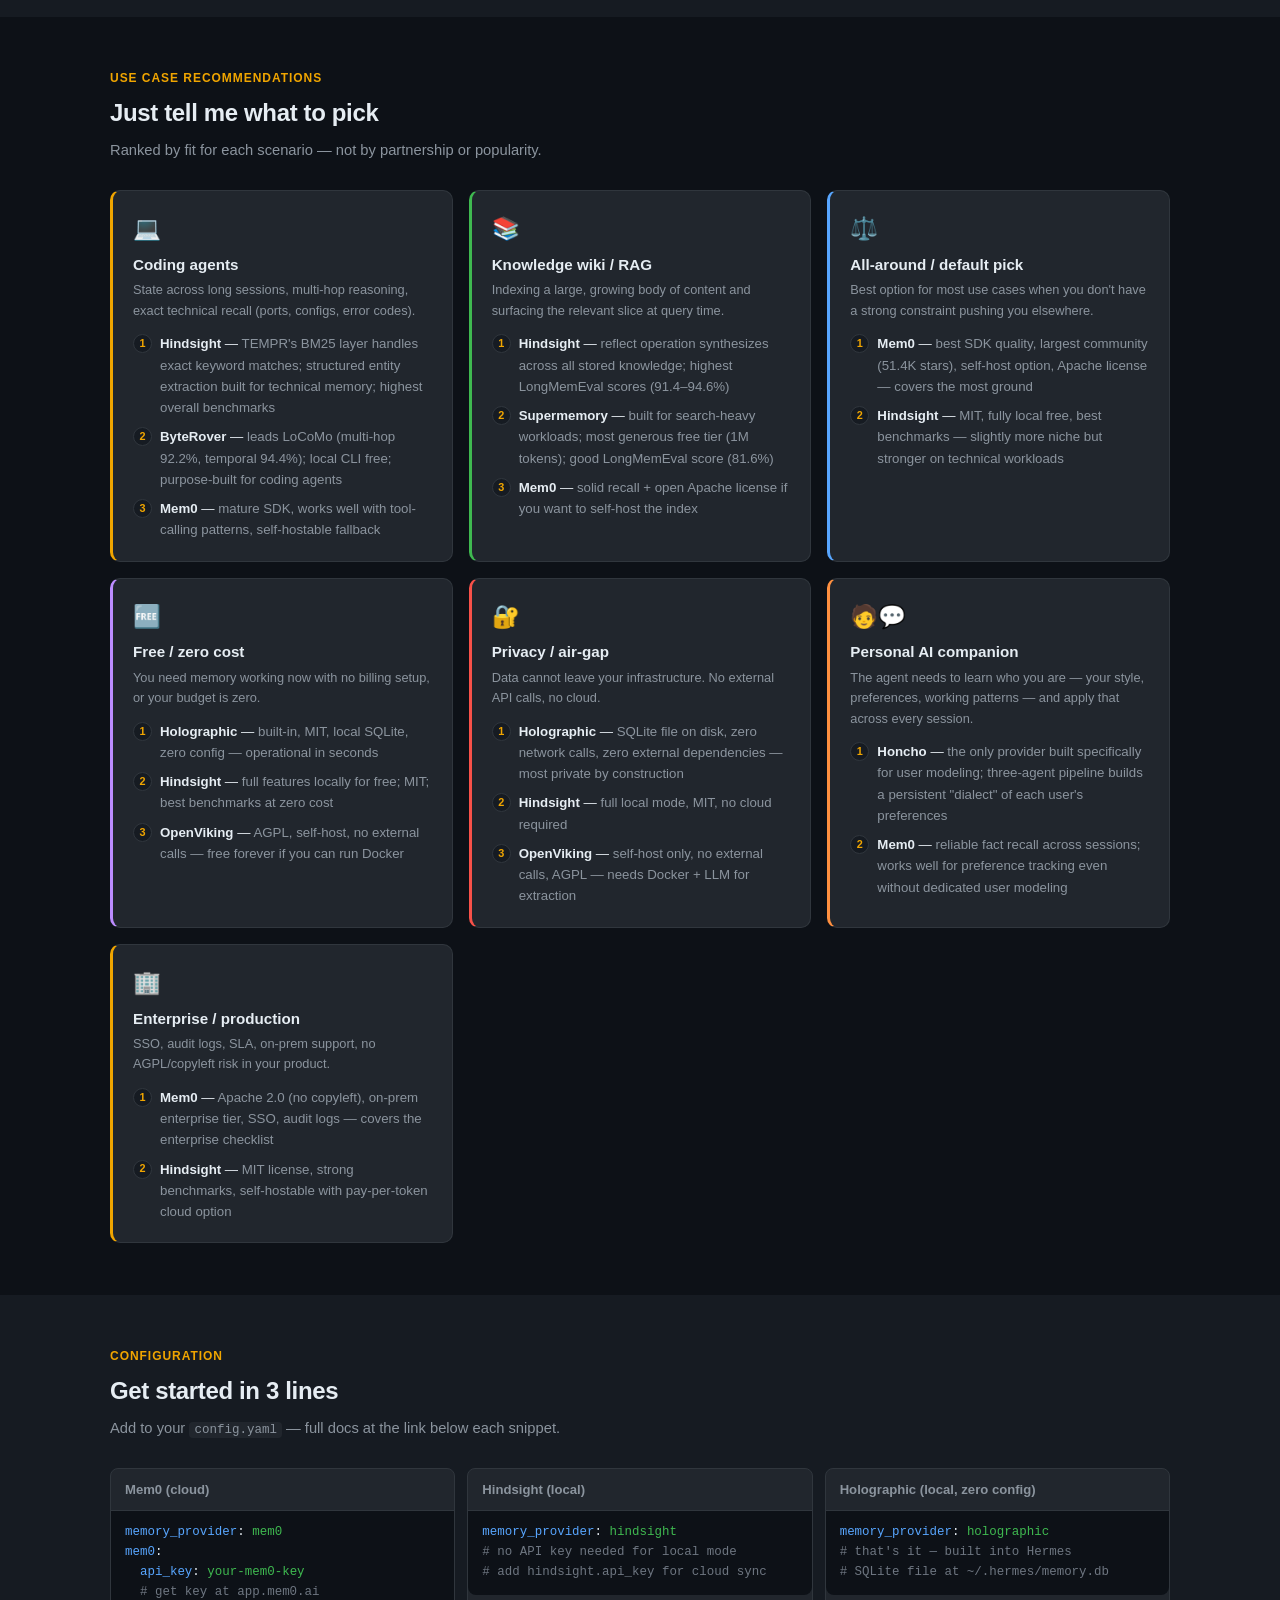
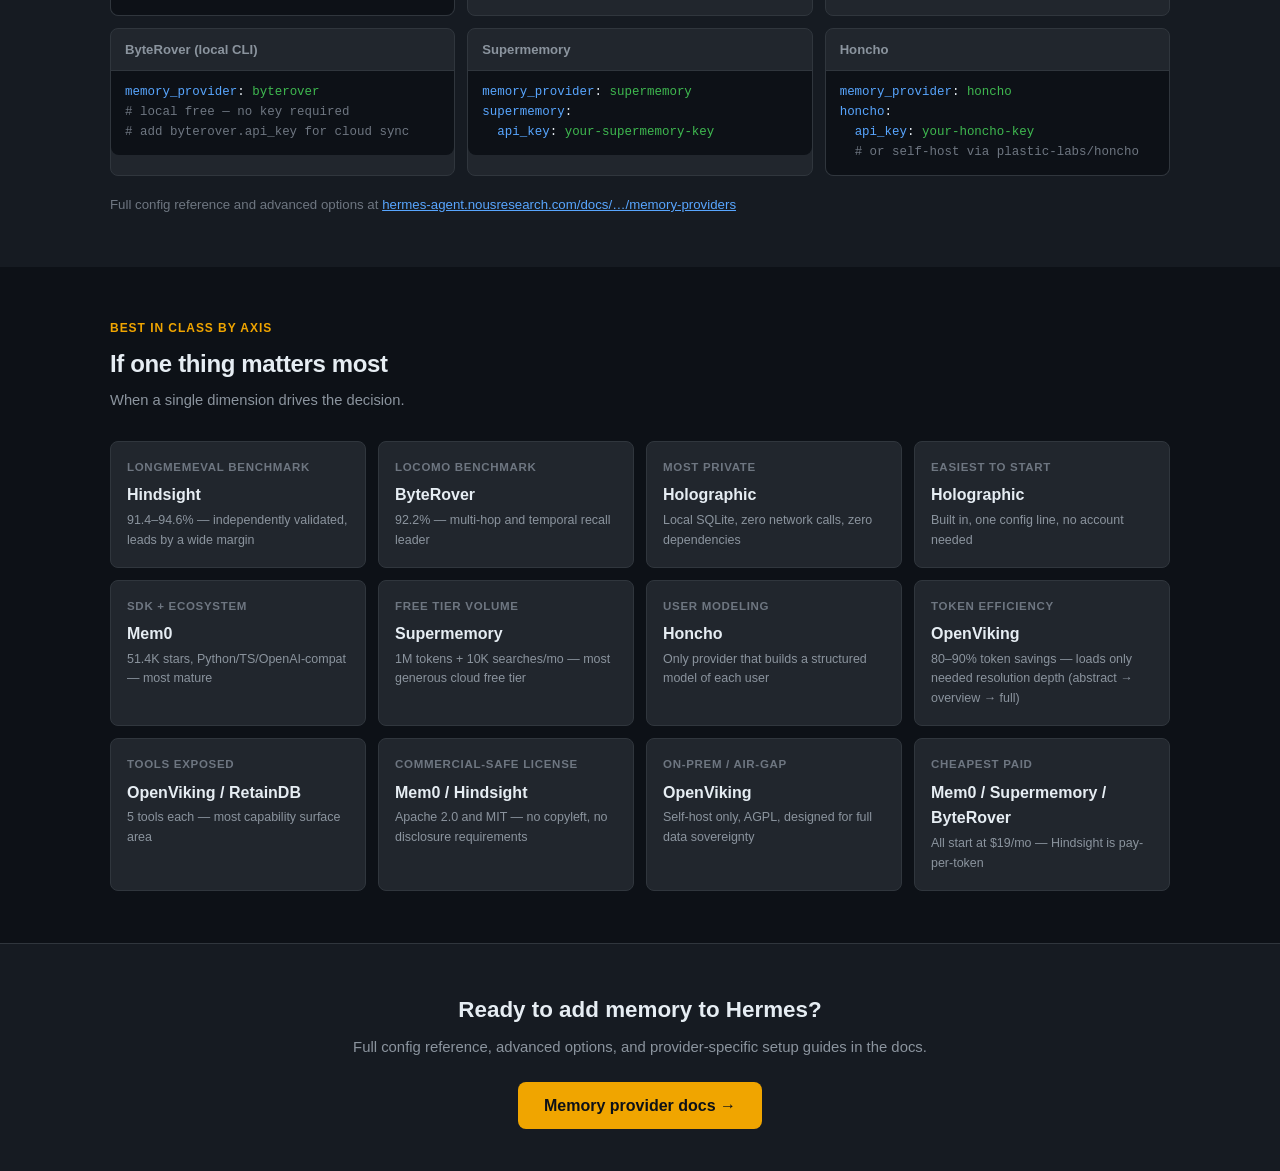
<file: memory/index.html>
<!DOCTYPE html>
<html lang="en" data-theme="dark">
<head>
  <script>
    (function(){
      var p = window.location.pathname;
      if (p.endsWith('/index.html')) {
        var clean = p.slice(0, p.length - 'index.html'.length);
        window.history.replaceState(null, '', clean + window.location.search + window.location.hash);
      }
    })();
  </script>
  <meta charset="UTF-8">
  <meta name="viewport" content="width=device-width, initial-scale=1.0">
  <title>Memory Providers for AI Agents — 2026 Guide</title>
  <meta property="og:title" content="Memory Providers for AI Agents — 2026 Guide">
  <meta property="og:description" content="Compare 8 agent memory providers — Mem0, Hindsight, ByteRover, Supermemory, Holographic, OpenViking, Honcho, RetainDB. Free tiers, benchmarks, hosting, and use-case picks.">
  <meta property="og:type" content="website">
  <meta property="og:url" content="https://get-hermes.ai/memory/">
  <meta property="og:image" content="https://get-hermes.ai/images/ui-hero.png">
  <meta name="twitter:card" content="summary_large_image">
  <meta name="twitter:title" content="Memory Providers for AI Agents — 2026 Guide">
  <meta name="twitter:description" content="Compare 8 agent memory providers — free tiers, benchmarks, architecture, and a straight pick for every use case.">
  <meta name="twitter:image" content="https://get-hermes.ai/images/ui-hero.png">
  <meta name="description" content="Which memory provider should you use with your AI agent? Compare Mem0, Hindsight, ByteRover, Supermemory, and more — free tiers, hosting options, benchmarks, and use-case picks.">
<style>
  :root {
    --bg-primary: #0d1117;
    --bg-secondary: #161b22;
    --bg-tertiary: #21262d;
    --bg-card: #161b22;
    --border: #30363d;
    --text-primary: #e6edf3;
    --text-secondary: #8b949e;
    --text-muted: #6e7681;
    --accent: #f0a500;
    --accent-dim: #c88800;
    --accent-glow: rgba(240,165,0,0.12);
    --green: #3fb950;
    --blue: #58a6ff;
    --purple: #bc8cff;
    --red: #f85149;
    --orange: #ff9040;
    --nav-height: 64px;
  }
  [data-theme="light"] nav {
    background: rgba(246, 248, 250, 0.95);
  }
  [data-theme="light"] {
    --bg-primary: #ffffff;
    --bg-secondary: #f6f8fa;
    --bg-tertiary: #eaeef2;
    --bg-card: #ffffff;
    --border: #d0d7de;
    --text-primary: #1f2328;
    --text-secondary: #656d76;
    --text-muted: #9198a1;
    --accent: #c07800;
    --accent-dim: #9a6200;
    --accent-glow: rgba(192,120,0,0.10);
  }

  *, *::before, *::after { box-sizing: border-box; margin: 0; padding: 0; }

  body {
    font-family: -apple-system, BlinkMacSystemFont, 'Segoe UI', sans-serif;
    background: var(--bg-primary);
    color: var(--text-primary);
    line-height: 1.6;
    min-height: 100vh;
  }

  /* NAV */
  nav {
    position: sticky; top: 0; height: var(--nav-height);
    background: rgba(13, 17, 23, 0.92); border-bottom: 1px solid var(--border);
    backdrop-filter: blur(12px); display: flex; align-items: center;
    justify-content: space-between; padding: 0 24px; z-index: 100;
  }
  .nav-left { display: flex; align-items: center; gap: 16px; }
  .nav-logo {
    font-size: 1.1rem; font-weight: 700; color: var(--accent);
    text-decoration: none; letter-spacing: -0.01em;
  }
  .nav-back {
    font-size: 0.85rem; color: var(--text-secondary); text-decoration: none;
    display: flex; align-items: center; gap: 6px; padding: 4px 10px;
    border: 1px solid var(--border); border-radius: 6px; transition: color .15s, border-color .15s;
  }
  .nav-back:hover { color: var(--text-primary); border-color: var(--text-secondary); }
  .nav-right { display: flex; align-items: center; gap: 12px; }
  #theme-toggle {
    background: none; border: 1px solid var(--border); color: var(--text-secondary);
    cursor: pointer; border-radius: 6px; padding: 6px 10px; font-size: 1rem;
    transition: color .15s, border-color .15s;
  }
  #theme-toggle:hover { color: var(--text-primary); border-color: var(--text-secondary); }
  .btn-cta {
    background: var(--accent); color: #0d1117; padding: 8px 16px;
    border-radius: 6px; font-weight: 600; font-size: 0.85rem;
    text-decoration: none; transition: background .15s;
  }
  .btn-cta:hover { background: var(--accent-dim); }

  /* HAMBURGER */
  .hamburger {
    display: none; flex-direction: column; gap: 5px; cursor: pointer;
    background: none; border: none; padding: 8px;
  }
  .hamburger span { display: block; width: 22px; height: 2px; background: var(--text-primary); border-radius: 2px; }
  #memory-mobile-menu {
    display: none; position: fixed; top: var(--nav-height); left: 0; right: 0;
    background: var(--bg-secondary); border-bottom: 1px solid var(--border);
    padding: 16px 24px; z-index: 99; flex-direction: column; gap: 4px;
  }
  #memory-mobile-menu.open { display: flex; }
  #memory-mobile-menu a {
    padding: 10px 0; color: var(--text-primary); text-decoration: none;
    border-bottom: 1px solid var(--border); font-size: 0.95rem;
  }
  #memory-mobile-menu a:last-child { border-bottom: none; }
  #memory-mobile-menu a.accent { color: var(--accent); font-weight: 600; }

  /* HERO */
  .hero { padding: 56px 24px 40px; text-align: center; max-width: 760px; margin: 0 auto; }
  .hero-eyebrow {
    display: inline-block; font-size: 0.78rem; font-weight: 600;
    letter-spacing: 0.08em; text-transform: uppercase; color: var(--accent); margin-bottom: 14px;
  }
  .hero h1 {
    font-size: clamp(1.8rem, 4vw, 2.7rem); font-weight: 800;
    letter-spacing: -0.02em; line-height: 1.2; margin-bottom: 14px;
  }
  .hero p { font-size: 1rem; color: var(--text-secondary); max-width: 560px; margin: 0 auto 14px; }
  .updated-stamp {
    display: inline-flex; align-items: center; gap: 6px;
    font-size: 0.75rem; color: var(--text-muted);
    background: var(--bg-secondary); border: 1px solid var(--border);
    border-radius: 20px; padding: 4px 12px;
  }

  /* SECTION */
  section { padding: 52px 24px; }
  section.alt { background: var(--bg-secondary); }
  .section-inner { max-width: 1060px; margin: 0 auto; }
  .section-label {
    font-size: 0.75rem; font-weight: 600; letter-spacing: 0.08em;
    text-transform: uppercase; color: var(--accent); margin-bottom: 6px;
  }
  .section-title { font-size: 1.5rem; font-weight: 700; letter-spacing: -0.015em; margin-bottom: 6px; }
  .section-sub { font-size: 0.92rem; color: var(--text-secondary); margin-bottom: 28px; max-width: 580px; }

  /* PILLS */
  .pill {
    display: inline-block; font-size: 0.72rem; font-weight: 600;
    padding: 3px 8px; border-radius: 12px; white-space: nowrap;
  }
  .pill-green  { background: rgba(63,185,80,0.15); color: var(--green); }
  .pill-amber  { background: rgba(240,165,0,0.15); color: var(--accent); }
  .pill-blue   { background: rgba(88,166,255,0.15); color: var(--blue); }
  .pill-purple { background: rgba(188,140,255,0.15); color: var(--purple); }
  .pill-red    { background: rgba(248,81,73,0.15); color: var(--red); }
  .pill-gray   { background: var(--bg-tertiary); color: var(--text-secondary); }

  /* QUICK TABLE */
  .table-wrap { overflow-x: auto; border-radius: 10px; border: 1px solid var(--border); }
  table { width: 100%; border-collapse: collapse; font-size: 0.86rem; }
  thead tr { background: var(--bg-tertiary); }
  th {
    padding: 11px 14px; text-align: left; font-weight: 600;
    color: var(--text-secondary); white-space: nowrap; border-bottom: 1px solid var(--border);
  }
  td { padding: 12px 14px; border-bottom: 1px solid var(--border); vertical-align: top; }
  tbody tr:last-child td { border-bottom: none; }
  tbody tr:hover { background: rgba(255,255,255,0.02); }
  [data-theme="light"] tbody tr:hover { background: rgba(0,0,0,0.02); }
  .t-name { font-weight: 600; color: var(--text-primary); }
  .t-name a { color: inherit; text-decoration: none; }
  .t-name a:hover { color: var(--accent); }
  .t-stars { font-size: 0.78rem; color: var(--text-muted); white-space: nowrap; }
  .t-bench { font-size: 0.82rem; }
  .t-bench strong { color: var(--green); }
  .t-bench small { color: var(--text-muted); display: block; font-size: 0.7rem; }
  /* hide less-critical columns on small screens */
  @media (max-width: 820px) { .col-arch { display: none; } }
  @media (max-width: 640px) { .col-stars { display: none; } .col-tools { display: none; } }

  /* BENCHMARK CALLOUT */
  .bench-callout {
    background: var(--accent-glow); border: 1px solid rgba(240,165,0,0.3);
    border-left: 3px solid var(--accent); border-radius: 8px;
    padding: 14px 18px; font-size: 0.84rem; color: var(--text-secondary); margin-top: 20px;
  }
  .bench-callout strong { color: var(--accent); }

  /* PROVIDER CARDS */
  .provider-grid {
    display: grid;
    grid-template-columns: repeat(auto-fill, minmax(300px, 1fr));
    gap: 16px;
  }
  .provider-card {
    background: var(--bg-tertiary); border: 1px solid var(--border);
    border-radius: 10px; padding: 20px; transition: border-color .15s;
    display: flex; flex-direction: column; gap: 0;
  }
  .provider-card:hover { border-color: var(--accent); }
  .pc-header { display: flex; align-items: flex-start; gap: 10px; margin-bottom: 8px; }
  .pc-icon { font-size: 1.5rem; line-height: 1; flex-shrink: 0; margin-top: 2px; }
  .pc-name { font-size: 1rem; font-weight: 700; }
  .pc-name a { color: inherit; text-decoration: none; }
  .pc-name a:hover { color: var(--accent); }
  .pc-meta { font-size: 0.72rem; color: var(--text-muted); margin-top: 1px; }
  .pc-desc { font-size: 0.86rem; color: var(--text-secondary); margin-bottom: 10px; }
  .pc-tags { display: flex; flex-wrap: wrap; gap: 5px; margin-bottom: 10px; }
  .pc-rows { display: flex; flex-direction: column; gap: 5px; margin-bottom: 10px; }
  .pc-row { display: flex; gap: 8px; font-size: 0.82rem; }
  .pc-row-label { color: var(--text-muted); flex-shrink: 0; width: 68px; }
  .pc-row-val { color: var(--text-secondary); }
  .pc-row-val strong { color: var(--green); }
  .pc-row-val a { color: var(--blue); text-decoration: none; font-family: 'SFMono-Regular', monospace; font-size: 0.78rem; }
  .pc-best {
    font-size: 0.82rem; color: var(--text-secondary);
    border-top: 1px solid var(--border); padding-top: 10px; margin-top: auto;
  }
  .pc-best strong { color: var(--text-primary); }

  /* USE CASE PICKER */
  .picker-grid {
    display: grid;
    grid-template-columns: repeat(auto-fill, minmax(290px, 1fr));
    gap: 16px;
  }
  .picker-card {
    background: var(--bg-tertiary); border: 1px solid var(--border);
    border-left: 3px solid var(--accent); border-radius: 10px; padding: 20px;
  }
  .picker-card.green-accent  { border-left-color: var(--green); }
  .picker-card.blue-accent   { border-left-color: var(--blue); }
  .picker-card.purple-accent { border-left-color: var(--purple); }
  .picker-card.red-accent    { border-left-color: var(--red); }
  .picker-card.orange-accent { border-left-color: var(--orange); }
  .picker-icon { font-size: 1.4rem; margin-bottom: 6px; }
  .picker-title { font-size: 0.95rem; font-weight: 700; margin-bottom: 3px; }
  .picker-sub { font-size: 0.8rem; color: var(--text-secondary); margin-bottom: 12px; }
  .picker-picks { list-style: none; display: flex; flex-direction: column; gap: 8px; }
  .picker-pick { display: flex; align-items: flex-start; gap: 8px; font-size: 0.83rem; }
  .pick-rank {
    flex-shrink: 0; width: 19px; height: 19px; border-radius: 50%;
    background: var(--bg-secondary); border: 1px solid var(--border);
    display: flex; align-items: center; justify-content: center;
    font-size: 0.68rem; font-weight: 700; color: var(--accent); margin-top: 1px;
  }
  .pick-name { font-weight: 600; color: var(--text-primary); }
  .pick-why { color: var(--text-secondary); }

  /* TRADEOFF GRID */
  .tradeoff-grid {
    display: grid;
    grid-template-columns: repeat(auto-fill, minmax(220px, 1fr));
    gap: 12px;
  }
  .tradeoff-card {
    background: var(--bg-tertiary); border: 1px solid var(--border);
    border-radius: 8px; padding: 16px;
  }
  .tradeoff-label {
    font-size: 0.72rem; font-weight: 600; letter-spacing: 0.06em;
    text-transform: uppercase; color: var(--text-muted); margin-bottom: 6px;
  }
  .tradeoff-winner { font-size: 1rem; font-weight: 700; color: var(--text-primary); margin-bottom: 3px; }
  .tradeoff-note { font-size: 0.78rem; color: var(--text-secondary); }

  /* CONFIG SNIPPETS */
  .config-grid {
    display: grid;
    grid-template-columns: repeat(auto-fill, minmax(300px, 1fr));
    gap: 12px;
  }
  .config-card {
    background: var(--bg-tertiary); border: 1px solid var(--border); border-radius: 8px;
  }
  .config-header {
    padding: 10px 14px; border-bottom: 1px solid var(--border);
    font-size: 0.82rem; font-weight: 600; color: var(--text-secondary);
  }
  .config-body {
    padding: 12px 14px; font-family: 'SFMono-Regular', 'Consolas', monospace;
    font-size: 0.78rem; color: #e6edf3; line-height: 1.6; white-space: pre;
    overflow-x: auto; background: #0d1117; border-radius: 0 0 8px 8px;
  }
  [data-theme="light"] .config-body { background: #f6f8fa; color: #1f2328; }
  .cfg-key { color: var(--blue); }
  .cfg-val { color: var(--green); }
  .cfg-comment { color: var(--text-muted); }

  /* CTA */
  .cta-strip {
    background: var(--bg-secondary); border-top: 1px solid var(--border);
    padding: 48px 24px; text-align: center;
  }
  .cta-strip h2 { font-size: 1.4rem; font-weight: 700; margin-bottom: 8px; }
  .cta-strip p { color: var(--text-secondary); font-size: 0.93rem; margin-bottom: 22px; }
  .cta-strip a {
    display: inline-block; background: var(--accent); color: #0d1117;
    padding: 11px 26px; border-radius: 8px; font-weight: 700;
    text-decoration: none; transition: background .15s;
  }
  .cta-strip a:hover { background: var(--accent-dim); }

  /* RESPONSIVE */
  @media (max-width: 640px) {
    .hamburger { display: flex; }
    .btn-cta { display: none; }
    .nav-back { display: none; }
    .hero { padding: 36px 16px 28px; }
    section { padding: 36px 16px; }
    th, td { padding: 9px 10px; }
    .provider-grid { grid-template-columns: 1fr; }
    .picker-grid { grid-template-columns: 1fr; }
    .tradeoff-grid { grid-template-columns: 1fr 1fr; }
    .config-grid { grid-template-columns: 1fr; }
  }
  @media (max-width: 400px) {
    .tradeoff-grid { grid-template-columns: 1fr; }
  }
</style>
</head>
<body>

<nav>
  <div class="nav-left">
    <a class="nav-logo" href="../">⚡ Hermes</a>
    <a class="nav-back" href="../"><span>←</span><span>Back</span></a>
  </div>
  <div class="nav-right">
    <button id="theme-toggle" aria-label="Toggle theme">🌙</button>
    <a class="btn-cta" href="https://hermes-agent.nousresearch.com/docs/getting-started/installation">Get started →</a>
    <button class="hamburger" id="memory-hamburger" aria-label="Open menu">
      <span></span><span></span><span></span>
    </button>
  </div>
</nav>

<div id="memory-mobile-menu">
  <a href="../">← Main site</a>
  <a href="../eli5/">ELI5 explainer</a>
  <a href="../models/">Model guide</a>
  <a href="../community/">Community</a>
  <a href="https://hermes-agent.nousresearch.com/docs/getting-started/installation" class="accent">Get started →</a>
</div>

<div class="hero">
  <span class="hero-eyebrow">Agent memory · 2026 guide</span>
  <h1>Which memory provider should you use?</h1>
  <p>Eight providers compared — hosting, free tiers, benchmarks, architecture, and a concrete pick for each major use case.</p>
  <span class="updated-stamp">🕐 Last verified April 2026</span>
</div>

<!-- QUICK REFERENCE TABLE -->
<section id="table">
  <div class="section-inner">
    <div class="section-label">Quick reference</div>
    <div class="section-title">All providers at a glance</div>
    <p class="section-sub">Scroll right on mobile. "Best for" and pricing are the most decision-relevant columns.</p>

    <div class="table-wrap">
      <table>
        <thead>
          <tr>
            <th>Provider</th>
            <th>Best for</th>
            <th>Free tier</th>
            <th class="col-paid">Paid from</th>
            <th>Hosting</th>
            <th>License</th>
            <th class="col-stars">Stars</th>
            <th class="col-tools">Tools</th>
            <th>Benchmark</th>
          </tr>
        </thead>
        <tbody>
          <tr>
            <td class="t-name"><a href="https://mem0.ai" target="_blank" rel="noopener">Mem0</a></td>
            <td>All-around default</td>
            <td><span class="pill pill-green">10K adds / 1K recalls</span></td>
            <td class="col-paid">$19/mo Starter<br><small style="color:var(--text-muted)">$249 Pro (Graph)</small></td>
            <td>Cloud + self-host</td>
            <td><span class="pill pill-blue">Apache 2.0</span></td>
            <td class="t-stars col-stars">51.4K ⭐</td>
            <td class="col-tools">3</td>
            <td class="t-bench">LongMemEval-S <strong>67.6%</strong></td>
          </tr>
          <tr>
            <td class="t-name"><a href="https://hindsight.vectorize.io" target="_blank" rel="noopener">Hindsight</a></td>
            <td>Best benchmarks, coding</td>
            <td><span class="pill pill-green">Full local, free</span></td>
            <td class="col-paid">$15/M retain<br><small style="color:var(--text-muted)">$0.75/M recall · $3/M reflect</small></td>
            <td>Local + cloud</td>
            <td><span class="pill pill-blue">MIT</span></td>
            <td class="t-stars col-stars">2.4K ⭐</td>
            <td class="col-tools">4</td>
            <td class="t-bench">LongMemEval <strong>91.4–94.6%</strong><small>BEAM 64.1% · LoCoMo 89.6%</small></td>
          </tr>
          <tr>
            <td class="t-name"><a href="https://byterover.dev" target="_blank" rel="noopener">ByteRover</a></td>
            <td>Multi-hop / temporal</td>
            <td><span class="pill pill-green">Local CLI free</span></td>
            <td class="col-paid">$19/mo Pro<br><small style="color:var(--text-muted)">$35/user/mo Team</small></td>
            <td>Local + cloud</td>
            <td><span class="pill pill-amber">Partial OSS</span></td>
            <td class="t-stars col-stars">4.2K ⭐</td>
            <td class="col-tools">3</td>
            <td class="t-bench">LoCoMo <strong>92.2%</strong><small>single-hop 95.4% · temporal 94.4%</small></td>
          </tr>
          <tr>
            <td class="t-name"><a href="https://www.supermemory.ai" target="_blank" rel="noopener">Supermemory</a></td>
            <td>Search-heavy / RAG</td>
            <td><span class="pill pill-green">1M tokens · 10K searches</span></td>
            <td class="col-paid">$19/mo Pro<br><small style="color:var(--text-muted)">$399/mo Scale</small></td>
            <td>Cloud only</td>
            <td><span class="pill pill-red">Proprietary</span></td>
            <td class="t-stars col-stars">~18K ⭐</td>
            <td class="col-tools">4</td>
            <td class="t-bench">LongMemEval <strong>81.6%</strong><small>with GPT-4o</small></td>
          </tr>
          <tr>
            <td class="t-name">Holographic</td>
            <td>Zero cost, privacy-first</td>
            <td><span class="pill pill-green">Fully local, free</span></td>
            <td class="col-paid">—</td>
            <td>Local only</td>
            <td><span class="pill pill-blue">MIT</span></td>
            <td class="t-stars col-stars">—</td>
            <td class="col-tools">2</td>
            <td class="t-bench">—</td>
          </tr>
          <tr>
            <td class="t-name"><a href="https://github.com/volcengine/OpenViking" target="_blank" rel="noopener">OpenViking</a></td>
            <td>On-prem / air-gapped</td>
            <td><span class="pill pill-green">Self-host, free</span></td>
            <td class="col-paid">—</td>
            <td>Self-host only</td>
            <td><span class="pill pill-amber">AGPL-3.0</span></td>
            <td class="t-stars col-stars">~17.9K ⭐</td>
            <td class="col-tools">5</td>
            <td class="t-bench">—</td>
          </tr>
          <tr>
            <td class="t-name"><a href="https://honcho.dev" target="_blank" rel="noopener">Honcho</a></td>
            <td>User modeling</td>
            <td><span class="pill pill-amber">$100 free credits</span></td>
            <td class="col-paid">$2/M ingested<br><small style="color:var(--text-muted)">$0.001+/query</small></td>
            <td>Cloud + self-host</td>
            <td><span class="pill pill-amber">AGPL-3.0</span></td>
            <td class="t-stars col-stars">414 ⭐</td>
            <td class="col-tools">4</td>
            <td class="t-bench">—</td>
          </tr>
          <tr>
            <td class="t-name">RetainDB</td>
            <td>Structured schema recall</td>
            <td><span class="pill pill-red">None</span></td>
            <td class="col-paid">$20/mo</td>
            <td>Cloud only</td>
            <td><span class="pill pill-red">Proprietary</span></td>
            <td class="t-stars col-stars">—</td>
            <td class="col-tools">5</td>
            <td class="t-bench">—</td>
          </tr>
        </tbody>
      </table>
    </div>

    <div class="bench-callout">
      <strong>Benchmarks are not directly comparable.</strong> LoCoMo (ByteRover), LongMemEval (Hindsight, Supermemory), LongMemEval-S (Mem0), and BEAM test different tasks on different data. Hindsight's scores come from an independently validated arXiv paper (Virginia Tech) — the 94.6% figure is from Vectorize's own homepage. Use as directional guidance only. As of April 2026.
    </div>
  </div>
</section>

<!-- PROVIDER PROFILES -->
<section id="providers" class="alt">
  <div class="section-inner">
    <div class="section-label">Provider profiles</div>
    <div class="section-title">The fast version</div>
    <p class="section-sub">Architecture, pricing, tools exposed, and what each provider actually does well.</p>

    <div class="provider-grid">

      <div class="provider-card">
        <div class="pc-header">
          <div class="pc-icon">🧠</div>
          <div>
            <div class="pc-name"><a href="https://mem0.ai" target="_blank" rel="noopener">Mem0</a></div>
            <div class="pc-meta">Apache 2.0 · mem0ai/mem0 · 51.4K ⭐</div>
          </div>
        </div>
        <p class="pc-desc">Hybrid triple-store: vector + key-value + knowledge graph. An LLM pass extracts structured facts from conversations and stores them across all three layers. Most widely integrated option — first-class Python, TypeScript, and OpenAI-compatible SDKs.</p>
        <div class="pc-tags">
          <span class="pill pill-green">Freemium</span>
          <span class="pill pill-blue">Cloud + self-host</span>
          <span class="pill pill-purple">3 tools</span>
        </div>
        <div class="pc-rows">
          <div class="pc-row"><span class="pc-row-label">Pricing</span><span class="pc-row-val">Free: 10K adds / 1K recalls · $19/mo Starter · $249/mo Pro (Graph Memory)</span></div>
          <div class="pc-row"><span class="pc-row-label">Benchmark</span><span class="pc-row-val">LongMemEval-S <strong>67.6%</strong></span></div>
          <div class="pc-row"><span class="pc-row-label">Config key</span><span class="pc-row-val"><a href="https://hermes-agent.nousresearch.com/docs/user-guide/features/memory-providers">memory_provider: mem0</a></span></div>
        </div>
        <div class="pc-best"><strong>Best for:</strong> all-around use, teams wanting a managed service with a strong SDK and no vendor lock-in (self-host option, Apache license).</div>
      </div>

      <div class="provider-card">
        <div class="pc-header">
          <div class="pc-icon">🔬</div>
          <div>
            <div class="pc-name"><a href="https://hindsight.vectorize.io" target="_blank" rel="noopener">Hindsight</a></div>
            <div class="pc-meta">MIT · <a href="https://github.com/vectorize-io/hindsight" target="_blank" rel="noopener" style="color:inherit">vectorize-io/hindsight</a> · 2.4K ⭐</div>
          </div>
        </div>
        <p class="pc-desc">TEMPR architecture: four parallel retrieval strategies — temporal, entity, metadata, and BM25 for exact keyword matches. Strong at structured technical recall: port numbers, error codes, service names, deployment configs. Three-stage pipeline: retain (ingest) → recall (retrieve) → reflect (synthesize across stored knowledge).</p>
        <div class="pc-tags">
          <span class="pill pill-green">Local = free</span>
          <span class="pill pill-blue">Local + cloud</span>
          <span class="pill pill-purple">4 tools</span>
        </div>
        <div class="pc-rows">
          <div class="pc-row"><span class="pc-row-label">Pricing</span><span class="pc-row-val">Full local free · Cloud: $15/M retain · $0.75/M recall · $3/M reflect</span></div>
          <div class="pc-row"><span class="pc-row-label">Benchmarks</span><span class="pc-row-val">LongMemEval <strong>91.4–94.6%</strong> · BEAM 64.1% · LoCoMo 89.6%</span></div>
          <div class="pc-row"><span class="pc-row-label">Config key</span><span class="pc-row-val"><a href="https://hermes-agent.nousresearch.com/docs/user-guide/features/memory-providers">memory_provider: hindsight</a></span></div>
        </div>
        <div class="pc-best"><strong>Best for:</strong> coding agents, privacy-first local setups, anyone who wants the best published benchmark scores. Highest LongMemEval score of any provider listed.</div>
      </div>

      <div class="provider-card">
        <div class="pc-header">
          <div class="pc-icon">🤖</div>
          <div>
            <div class="pc-name"><a href="https://byterover.dev" target="_blank" rel="noopener">ByteRover</a></div>
            <div class="pc-meta">CLI: open source (custom license) · cloud: proprietary · 4.2K ⭐</div>
          </div>
        </div>
        <p class="pc-desc">Leads the LoCoMo benchmark — specifically designed for multi-hop and temporal reasoning across long conversation histories. Local CLI is open source and free. Cloud sync for cross-device persistence costs $19/mo. Built with coding agents as the primary use case.</p>
        <div class="pc-tags">
          <span class="pill pill-green">Local CLI free</span>
          <span class="pill pill-blue">Local + cloud</span>
          <span class="pill pill-purple">3 tools</span>
        </div>
        <div class="pc-rows">
          <div class="pc-row"><span class="pc-row-label">Pricing</span><span class="pc-row-val">Local free · $19/mo Pro (cloud sync) · $35/user/mo Team</span></div>
          <div class="pc-row"><span class="pc-row-label">Benchmark</span><span class="pc-row-val">LoCoMo <strong>92.2%</strong> (single-hop 95.4%, temporal 94.4%)</span></div>
          <div class="pc-row"><span class="pc-row-label">Config key</span><span class="pc-row-val"><a href="https://hermes-agent.nousresearch.com/docs/user-guide/features/memory-providers">memory_provider: byterover</a></span></div>
        </div>
        <div class="pc-best"><strong>Best for:</strong> coding agents and autonomous workflows that need multi-hop or temporal reasoning. Strong #2 on LongMemEval-class tasks.</div>
      </div>

      <div class="provider-card">
        <div class="pc-header">
          <div class="pc-icon">🔍</div>
          <div>
            <div class="pc-name"><a href="https://www.supermemory.ai" target="_blank" rel="noopener">Supermemory</a></div>
            <div class="pc-meta">Proprietary · cloud API · ~18K ⭐ (consumer frontend)</div>
          </div>
        </div>
        <p class="pc-desc">Optimized for search-heavy workloads. Ingests content from many sources and surfaces it via semantic search. Generous free tier (1M tokens). The star count reflects the consumer app frontend — the core memory engine is closed source. Strong LongMemEval score but behind Hindsight.</p>
        <div class="pc-tags">
          <span class="pill pill-green">Generous free tier</span>
          <span class="pill pill-red">Cloud only</span>
          <span class="pill pill-purple">4 tools</span>
        </div>
        <div class="pc-rows">
          <div class="pc-row"><span class="pc-row-label">Pricing</span><span class="pc-row-val">Free: 1M tokens · 10K searches · $19/mo Pro · $399/mo Scale</span></div>
          <div class="pc-row"><span class="pc-row-label">Benchmark</span><span class="pc-row-val">LongMemEval <strong>81.6%</strong> (with GPT-4o)</span></div>
          <div class="pc-row"><span class="pc-row-label">Config key</span><span class="pc-row-val"><a href="https://hermes-agent.nousresearch.com/docs/user-guide/features/memory-providers">memory_provider: supermemory</a></span></div>
        </div>
        <div class="pc-best"><strong>Best for:</strong> knowledge bases and chatbots that need to surface relevant content from a large corpus quickly. No self-host option.</div>
      </div>

      <div class="provider-card">
        <div class="pc-header">
          <div class="pc-icon">💾</div>
          <div>
            <div class="pc-name">Holographic</div>
            <div class="pc-meta">MIT · built into Hermes · local SQLite</div>
          </div>
        </div>
        <p class="pc-desc">Uses Holographic Reduced Representations (HRR) algebra on a local SQLite + FTS5 store. Zero external dependencies — no API keys, no network calls, no Docker. Memory lives in a single file in your Hermes home directory. The most private option by definition. The <code style="font-family:monospace;font-size:0.82em">fact_store</code> tool exposes 9 actions: add, search, probe, related, reason, contradict, update, remove, list.</p>
        <div class="pc-tags">
          <span class="pill pill-green">Fully local, free</span>
          <span class="pill pill-blue">Local only</span>
          <span class="pill pill-purple">2 tools</span>
        </div>
        <div class="pc-rows">
          <div class="pc-row"><span class="pc-row-label">Pricing</span><span class="pc-row-val">Completely free — no cloud tier</span></div>
          <div class="pc-row"><span class="pc-row-label">Benchmark</span><span class="pc-row-val">Not published</span></div>
          <div class="pc-row"><span class="pc-row-label">Config key</span><span class="pc-row-val"><a href="https://hermes-agent.nousresearch.com/docs/user-guide/features/memory-providers">memory_provider: holographic</a></span></div>
        </div>
        <div class="pc-best"><strong>Best for:</strong> zero-cost local setups, privacy-critical environments, anyone who wants memory working instantly with no accounts or config.</div>
      </div>

      <div class="provider-card">
        <div class="pc-header">
          <div class="pc-icon">🏛️</div>
          <div>
            <div class="pc-name"><a href="https://github.com/volcengine/OpenViking" target="_blank" rel="noopener">OpenViking</a></div>
            <div class="pc-meta">AGPL-3.0 · self-hosted · ~17.9K ⭐</div>
          </div>
        </div>
        <p class="pc-desc">Tiered context loading by resolution depth: L0 loads ~50-token abstracts, L1 loads ~500-token overviews, L2 loads full content on demand. Only the detail level needed for each query gets pushed into the context window — that's the mechanism behind the 80–90% token savings. Self-hosted only, AGPL. Requires Docker and an LLM provider for extraction.</p>
        <div class="pc-tags">
          <span class="pill pill-green">Self-host, free</span>
          <span class="pill pill-amber">Self-host only</span>
          <span class="pill pill-purple">5 tools</span>
        </div>
        <div class="pc-rows">
          <div class="pc-row"><span class="pc-row-label">Pricing</span><span class="pc-row-val">Free to self-host · AGPL means server modifications must be disclosed if distributed</span></div>
          <div class="pc-row"><span class="pc-row-label">Benchmark</span><span class="pc-row-val">Not published</span></div>
          <div class="pc-row"><span class="pc-row-label">Config key</span><span class="pc-row-val"><a href="https://hermes-agent.nousresearch.com/docs/user-guide/features/memory-providers">memory_provider: openviking</a></span></div>
        </div>
        <div class="pc-best"><strong>Best for:</strong> on-prem deployments and regulated industries needing full data sovereignty. 80–90% token reduction is real if you have large memory stores.</div>
      </div>

      <div class="provider-card">
        <div class="pc-header">
          <div class="pc-icon">👤</div>
          <div>
            <div class="pc-name"><a href="https://honcho.dev" target="_blank" rel="noopener">Honcho</a></div>
            <div class="pc-meta">AGPL-3.0 · plastic-labs/honcho · 414 ⭐</div>
          </div>
        </div>
        <p class="pc-desc">Three specialized LLM agents — Deriver (extracts user preferences), Dialectic (surfaces them in context), Dreamer (synthesizes across sessions). The only provider focused on building a persistent user model ("dialect"), not just storing facts. Available as cloud or self-hosted via the AGPL repo.</p>
        <div class="pc-tags">
          <span class="pill pill-amber">$100 free credits</span>
          <span class="pill pill-blue">Cloud + self-host</span>
          <span class="pill pill-purple">4 tools</span>
        </div>
        <div class="pc-rows">
          <div class="pc-row"><span class="pc-row-label">Pricing</span><span class="pc-row-val">$100 free credits · $2/M tokens ingested · $0.001+/query</span></div>
          <div class="pc-row"><span class="pc-row-label">Benchmark</span><span class="pc-row-val">Not published</span></div>
          <div class="pc-row"><span class="pc-row-label">Config key</span><span class="pc-row-val"><a href="https://hermes-agent.nousresearch.com/docs/user-guide/features/memory-providers">memory_provider: honcho</a></span></div>
        </div>
        <div class="pc-best"><strong>Best for:</strong> personal AI companions and multi-user apps where each user's preferences and working style need to shape responses over time.</div>
      </div>

      <div class="provider-card">
        <div class="pc-header">
          <div class="pc-icon">🗃️</div>
          <div>
            <div class="pc-name">RetainDB</div>
            <div class="pc-meta">Proprietary · cloud only · domain status unverified</div>
          </div>
        </div>
        <p class="pc-desc">Database-style memory with structured schema. Explicit control over what gets stored and how it's queried — more like a managed database than an LLM memory layer. No free tier. Domain availability was inconsistent at time of writing — verify before depending on it.</p>
        <div class="pc-tags">
          <span class="pill pill-red">No free tier</span>
          <span class="pill pill-red">Cloud only</span>
          <span class="pill pill-purple">5 tools</span>
        </div>
        <div class="pc-rows">
          <div class="pc-row"><span class="pc-row-label">Pricing</span><span class="pc-row-val">$20/mo base · enterprise contact sales</span></div>
          <div class="pc-row"><span class="pc-row-label">Benchmark</span><span class="pc-row-val">Not published</span></div>
          <div class="pc-row"><span class="pc-row-label">Config key</span><span class="pc-row-val"><a href="https://hermes-agent.nousresearch.com/docs/user-guide/features/memory-providers">memory_provider: retaindb</a></span></div>
        </div>
        <div class="pc-best"><strong>Best for:</strong> production apps that need structured data recall with predictable query behavior and no LLM extraction overhead.</div>
      </div>

    </div>
  </div>
</section>

<!-- USE CASE PICKS -->
<section id="picks">
  <div class="section-inner">
    <div class="section-label">Use case recommendations</div>
    <div class="section-title">Just tell me what to pick</div>
    <p class="section-sub">Ranked by fit for each scenario — not by partnership or popularity.</p>

    <div class="picker-grid">

      <div class="picker-card">
        <div class="picker-icon">💻</div>
        <div class="picker-title">Coding agents</div>
        <p class="picker-sub">State across long sessions, multi-hop reasoning, exact technical recall (ports, configs, error codes).</p>
        <ul class="picker-picks">
          <li class="picker-pick">
            <div class="pick-rank">1</div>
            <div><span class="pick-name">Hindsight</span> — <span class="pick-why">TEMPR's BM25 layer handles exact keyword matches; structured entity extraction built for technical memory; highest overall benchmarks</span></div>
          </li>
          <li class="picker-pick">
            <div class="pick-rank">2</div>
            <div><span class="pick-name">ByteRover</span> — <span class="pick-why">leads LoCoMo (multi-hop 92.2%, temporal 94.4%); local CLI free; purpose-built for coding agents</span></div>
          </li>
          <li class="picker-pick">
            <div class="pick-rank">3</div>
            <div><span class="pick-name">Mem0</span> — <span class="pick-why">mature SDK, works well with tool-calling patterns, self-hostable fallback</span></div>
          </li>
        </ul>
      </div>

      <div class="picker-card green-accent">
        <div class="picker-icon">📚</div>
        <div class="picker-title">Knowledge wiki / RAG</div>
        <p class="picker-sub">Indexing a large, growing body of content and surfacing the relevant slice at query time.</p>
        <ul class="picker-picks">
          <li class="picker-pick">
            <div class="pick-rank">1</div>
            <div><span class="pick-name">Hindsight</span> — <span class="pick-why">reflect operation synthesizes across all stored knowledge; highest LongMemEval scores (91.4–94.6%)</span></div>
          </li>
          <li class="picker-pick">
            <div class="pick-rank">2</div>
            <div><span class="pick-name">Supermemory</span> — <span class="pick-why">built for search-heavy workloads; most generous free tier (1M tokens); good LongMemEval score (81.6%)</span></div>
          </li>
          <li class="picker-pick">
            <div class="pick-rank">3</div>
            <div><span class="pick-name">Mem0</span> — <span class="pick-why">solid recall + open Apache license if you want to self-host the index</span></div>
          </li>
        </ul>
      </div>

      <div class="picker-card blue-accent">
        <div class="picker-icon">⚖️</div>
        <div class="picker-title">All-around / default pick</div>
        <p class="picker-sub">Best option for most use cases when you don't have a strong constraint pushing you elsewhere.</p>
        <ul class="picker-picks">
          <li class="picker-pick">
            <div class="pick-rank">1</div>
            <div><span class="pick-name">Mem0</span> — <span class="pick-why">best SDK quality, largest community (51.4K stars), self-host option, Apache license — covers the most ground</span></div>
          </li>
          <li class="picker-pick">
            <div class="pick-rank">2</div>
            <div><span class="pick-name">Hindsight</span> — <span class="pick-why">MIT, fully local free, best benchmarks — slightly more niche but stronger on technical workloads</span></div>
          </li>
        </ul>
      </div>

      <div class="picker-card purple-accent">
        <div class="picker-icon">🆓</div>
        <div class="picker-title">Free / zero cost</div>
        <p class="picker-sub">You need memory working now with no billing setup, or your budget is zero.</p>
        <ul class="picker-picks">
          <li class="picker-pick">
            <div class="pick-rank">1</div>
            <div><span class="pick-name">Holographic</span> — <span class="pick-why">built-in, MIT, local SQLite, zero config — operational in seconds</span></div>
          </li>
          <li class="picker-pick">
            <div class="pick-rank">2</div>
            <div><span class="pick-name">Hindsight</span> — <span class="pick-why">full features locally for free; MIT; best benchmarks at zero cost</span></div>
          </li>
          <li class="picker-pick">
            <div class="pick-rank">3</div>
            <div><span class="pick-name">OpenViking</span> — <span class="pick-why">AGPL, self-host, no external calls — free forever if you can run Docker</span></div>
          </li>
        </ul>
      </div>

      <div class="picker-card red-accent">
        <div class="picker-icon">🔐</div>
        <div class="picker-title">Privacy / air-gap</div>
        <p class="picker-sub">Data cannot leave your infrastructure. No external API calls, no cloud.</p>
        <ul class="picker-picks">
          <li class="picker-pick">
            <div class="pick-rank">1</div>
            <div><span class="pick-name">Holographic</span> — <span class="pick-why">SQLite file on disk, zero network calls, zero external dependencies — most private by construction</span></div>
          </li>
          <li class="picker-pick">
            <div class="pick-rank">2</div>
            <div><span class="pick-name">Hindsight</span> — <span class="pick-why">full local mode, MIT, no cloud required</span></div>
          </li>
          <li class="picker-pick">
            <div class="pick-rank">3</div>
            <div><span class="pick-name">OpenViking</span> — <span class="pick-why">self-host only, no external calls, AGPL — needs Docker + LLM for extraction</span></div>
          </li>
        </ul>
      </div>

      <div class="picker-card orange-accent">
        <div class="picker-icon">🧑‍💬</div>
        <div class="picker-title">Personal AI companion</div>
        <p class="picker-sub">The agent needs to learn who you are — your style, preferences, working patterns — and apply that across every session.</p>
        <ul class="picker-picks">
          <li class="picker-pick">
            <div class="pick-rank">1</div>
            <div><span class="pick-name">Honcho</span> — <span class="pick-why">the only provider built specifically for user modeling; three-agent pipeline builds a persistent "dialect" of each user's preferences</span></div>
          </li>
          <li class="picker-pick">
            <div class="pick-rank">2</div>
            <div><span class="pick-name">Mem0</span> — <span class="pick-why">reliable fact recall across sessions; works well for preference tracking even without dedicated user modeling</span></div>
          </li>
        </ul>
      </div>

      <div class="picker-card">
        <div class="picker-icon">🏢</div>
        <div class="picker-title">Enterprise / production</div>
        <p class="picker-sub">SSO, audit logs, SLA, on-prem support, no AGPL/copyleft risk in your product.</p>
        <ul class="picker-picks">
          <li class="picker-pick">
            <div class="pick-rank">1</div>
            <div><span class="pick-name">Mem0</span> — <span class="pick-why">Apache 2.0 (no copyleft), on-prem enterprise tier, SSO, audit logs — covers the enterprise checklist</span></div>
          </li>
          <li class="picker-pick">
            <div class="pick-rank">2</div>
            <div><span class="pick-name">Hindsight</span> — <span class="pick-why">MIT license, strong benchmarks, self-hostable with pay-per-token cloud option</span></div>
          </li>
        </ul>
      </div>

    </div>
  </div>
</section>

<!-- CONFIG SNIPPETS -->
<section id="config" class="alt">
  <div class="section-inner">
    <div class="section-label">Configuration</div>
    <div class="section-title">Get started in 3 lines</div>
    <p class="section-sub">Add to your <code style="font-family: monospace; font-size: 0.85em; background: var(--bg-tertiary); padding: 1px 5px; border-radius: 4px;">config.yaml</code> — full docs at the link below each snippet.</p>

    <div class="config-grid">
      <div class="config-card">
        <div class="config-header">Mem0 (cloud)</div>
        <div class="config-body"><span class="cfg-key">memory_provider</span>: <span class="cfg-val">mem0</span>
<span class="cfg-key">mem0</span>:
  <span class="cfg-key">api_key</span>: <span class="cfg-val">your-mem0-key</span>
  <span class="cfg-comment"># get key at app.mem0.ai</span></div>
      </div>
      <div class="config-card">
        <div class="config-header">Hindsight (local)</div>
        <div class="config-body"><span class="cfg-key">memory_provider</span>: <span class="cfg-val">hindsight</span>
<span class="cfg-comment"># no API key needed for local mode</span>
<span class="cfg-comment"># add hindsight.api_key for cloud sync</span></div>
      </div>
      <div class="config-card">
        <div class="config-header">Holographic (local, zero config)</div>
        <div class="config-body"><span class="cfg-key">memory_provider</span>: <span class="cfg-val">holographic</span>
<span class="cfg-comment"># that's it — built into Hermes</span>
<span class="cfg-comment"># SQLite file at ~/.hermes/memory.db</span></div>
      </div>
      <div class="config-card">
        <div class="config-header">ByteRover (local CLI)</div>
        <div class="config-body"><span class="cfg-key">memory_provider</span>: <span class="cfg-val">byterover</span>
<span class="cfg-comment"># local free — no key required</span>
<span class="cfg-comment"># add byterover.api_key for cloud sync</span></div>
      </div>
      <div class="config-card">
        <div class="config-header">Supermemory</div>
        <div class="config-body"><span class="cfg-key">memory_provider</span>: <span class="cfg-val">supermemory</span>
<span class="cfg-key">supermemory</span>:
  <span class="cfg-key">api_key</span>: <span class="cfg-val">your-supermemory-key</span></div>
      </div>
      <div class="config-card">
        <div class="config-header">Honcho</div>
        <div class="config-body"><span class="cfg-key">memory_provider</span>: <span class="cfg-val">honcho</span>
<span class="cfg-key">honcho</span>:
  <span class="cfg-key">api_key</span>: <span class="cfg-val">your-honcho-key</span>
  <span class="cfg-comment"># or self-host via plastic-labs/honcho</span></div>
      </div>
    </div>
    <p style="margin-top: 18px; font-size: 0.83rem; color: var(--text-muted)">
      Full config reference and advanced options at
      <a href="https://hermes-agent.nousresearch.com/docs/user-guide/features/memory-providers" style="color: var(--blue)">hermes-agent.nousresearch.com/docs/…/memory-providers</a>
    </p>
  </div>
</section>

<!-- TRADEOFF SNAPSHOT -->
<section id="tradeoffs">
  <div class="section-inner">
    <div class="section-label">Best in class by axis</div>
    <div class="section-title">If one thing matters most</div>
    <p class="section-sub">When a single dimension drives the decision.</p>

    <div class="tradeoff-grid">
      <div class="tradeoff-card">
        <div class="tradeoff-label">LongMemEval benchmark</div>
        <div class="tradeoff-winner">Hindsight</div>
        <div class="tradeoff-note">91.4–94.6% — independently validated, leads by a wide margin</div>
      </div>
      <div class="tradeoff-card">
        <div class="tradeoff-label">LoCoMo benchmark</div>
        <div class="tradeoff-winner">ByteRover</div>
        <div class="tradeoff-note">92.2% — multi-hop and temporal recall leader</div>
      </div>
      <div class="tradeoff-card">
        <div class="tradeoff-label">Most private</div>
        <div class="tradeoff-winner">Holographic</div>
        <div class="tradeoff-note">Local SQLite, zero network calls, zero dependencies</div>
      </div>
      <div class="tradeoff-card">
        <div class="tradeoff-label">Easiest to start</div>
        <div class="tradeoff-winner">Holographic</div>
        <div class="tradeoff-note">Built in, one config line, no account needed</div>
      </div>
      <div class="tradeoff-card">
        <div class="tradeoff-label">SDK + ecosystem</div>
        <div class="tradeoff-winner">Mem0</div>
        <div class="tradeoff-note">51.4K stars, Python/TS/OpenAI-compat — most mature</div>
      </div>
      <div class="tradeoff-card">
        <div class="tradeoff-label">Free tier volume</div>
        <div class="tradeoff-winner">Supermemory</div>
        <div class="tradeoff-note">1M tokens + 10K searches/mo — most generous cloud free tier</div>
      </div>
      <div class="tradeoff-card">
        <div class="tradeoff-label">User modeling</div>
        <div class="tradeoff-winner">Honcho</div>
        <div class="tradeoff-note">Only provider that builds a structured model of each user</div>
      </div>
      <div class="tradeoff-card">
        <div class="tradeoff-label">Token efficiency</div>
        <div class="tradeoff-winner">OpenViking</div>
        <div class="tradeoff-note">80–90% token savings — loads only needed resolution depth (abstract → overview → full)</div>
      </div>
      <div class="tradeoff-card">
        <div class="tradeoff-label">Tools exposed</div>
        <div class="tradeoff-winner">OpenViking / RetainDB</div>
        <div class="tradeoff-note">5 tools each — most capability surface area</div>
      </div>
      <div class="tradeoff-card">
        <div class="tradeoff-label">Commercial-safe license</div>
        <div class="tradeoff-winner">Mem0 / Hindsight</div>
        <div class="tradeoff-note">Apache 2.0 and MIT — no copyleft, no disclosure requirements</div>
      </div>
      <div class="tradeoff-card">
        <div class="tradeoff-label">On-prem / air-gap</div>
        <div class="tradeoff-winner">OpenViking</div>
        <div class="tradeoff-note">Self-host only, AGPL, designed for full data sovereignty</div>
      </div>
      <div class="tradeoff-card">
        <div class="tradeoff-label">Cheapest paid</div>
        <div class="tradeoff-winner">Mem0 / Supermemory / ByteRover</div>
        <div class="tradeoff-note">All start at $19/mo — Hindsight is pay-per-token</div>
      </div>
    </div>
  </div>
</section>

<div class="cta-strip">
  <h2>Ready to add memory to Hermes?</h2>
  <p>Full config reference, advanced options, and provider-specific setup guides in the docs.</p>
  <a href="https://hermes-agent.nousresearch.com/docs/user-guide/features/memory-providers">Memory provider docs →</a>
</div>

<script>
  var themeToggle = document.getElementById('theme-toggle');
  function setTheme(t) {
    document.documentElement.setAttribute('data-theme', t);
    localStorage.setItem('theme', t);
    themeToggle.textContent = t === 'light' ? '🌙' : '☀️';
  }
  setTheme(localStorage.getItem('theme') || 'dark');
  themeToggle.addEventListener('click', function() {
    setTheme(document.documentElement.getAttribute('data-theme') === 'dark' ? 'light' : 'dark');
  });

  var ham = document.getElementById('memory-hamburger');
  var menu = document.getElementById('memory-mobile-menu');
  ham.addEventListener('click', function(e) {
    e.stopPropagation();
    ham.classList.toggle('open');
    menu.classList.toggle('open');
  });
  document.addEventListener('click', function(e) {
    if (!menu.contains(e.target) && e.target !== ham) {
      ham.classList.remove('open');
      menu.classList.remove('open');
    }
  });
  menu.querySelectorAll('a').forEach(function(a) {
    a.addEventListener('click', function() {
      ham.classList.remove('open');
      menu.classList.remove('open');
    });
  });
</script>
</body>
</html>
</file>
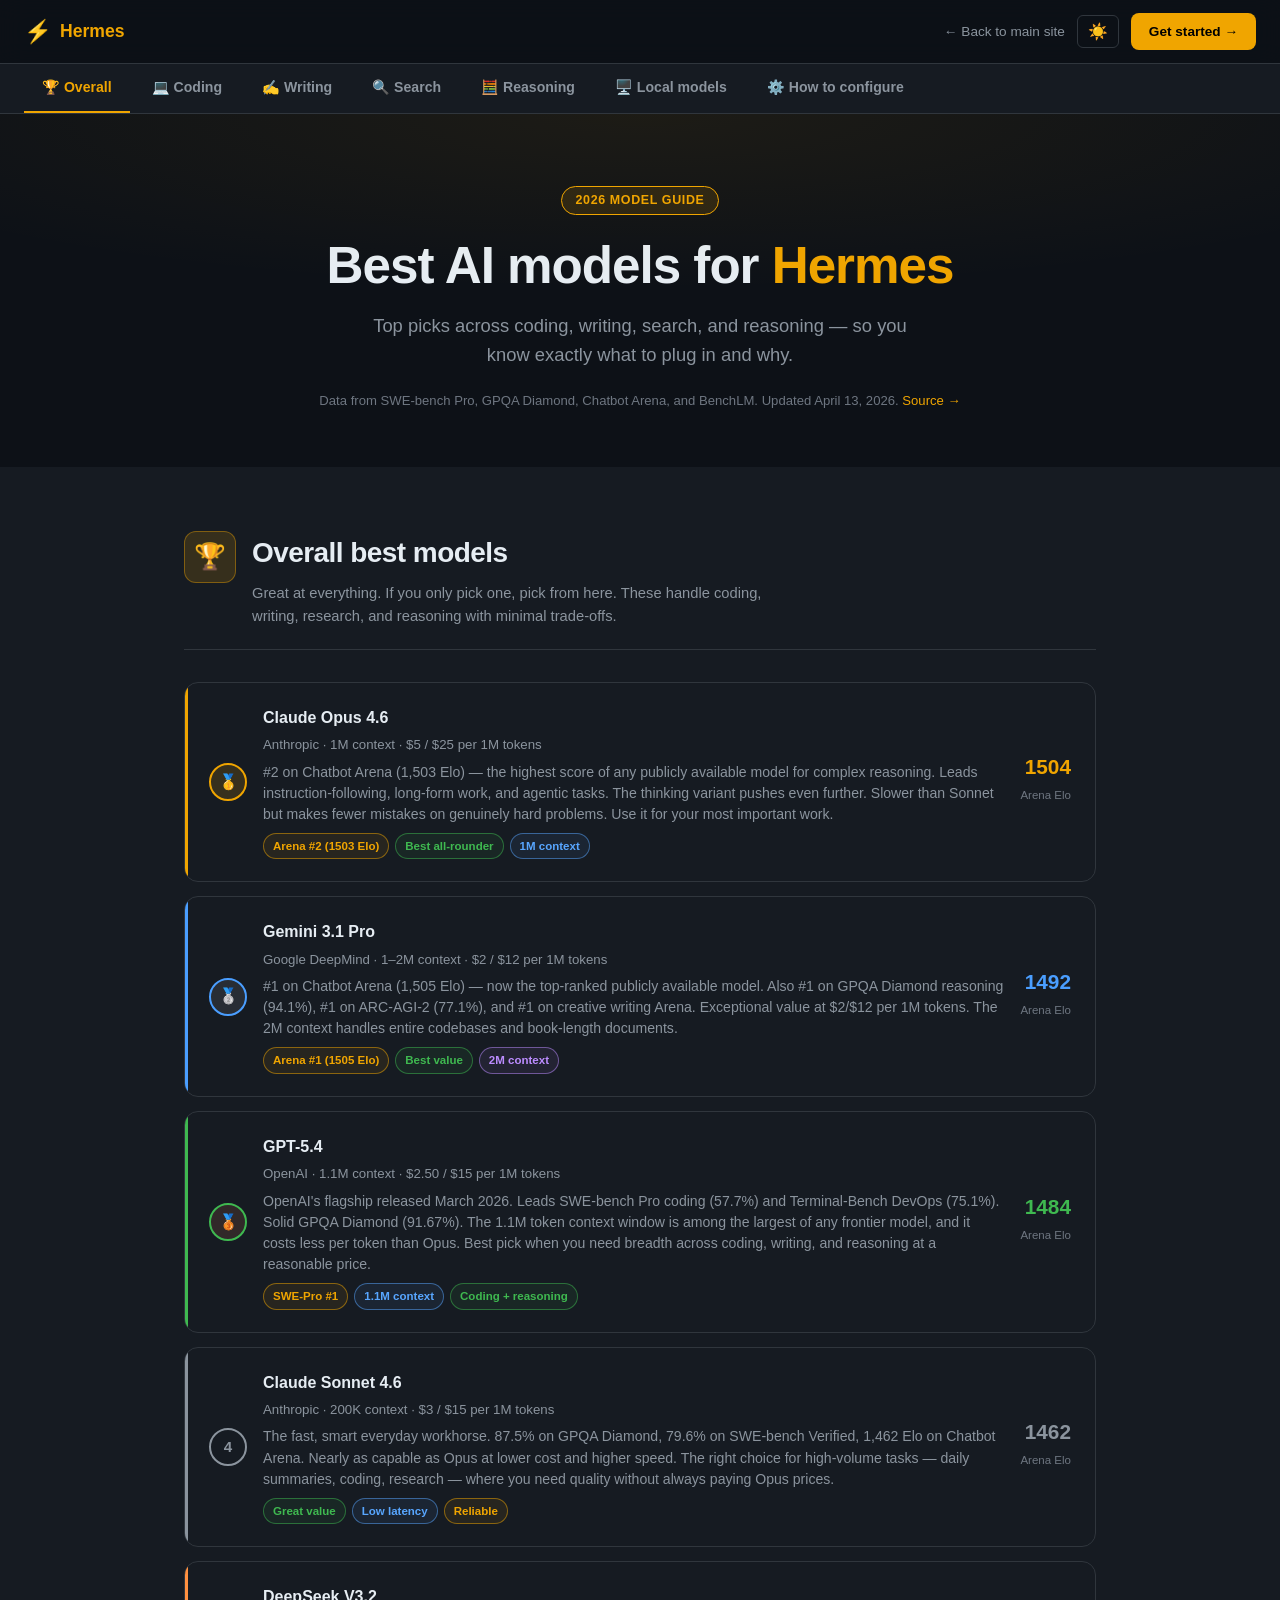
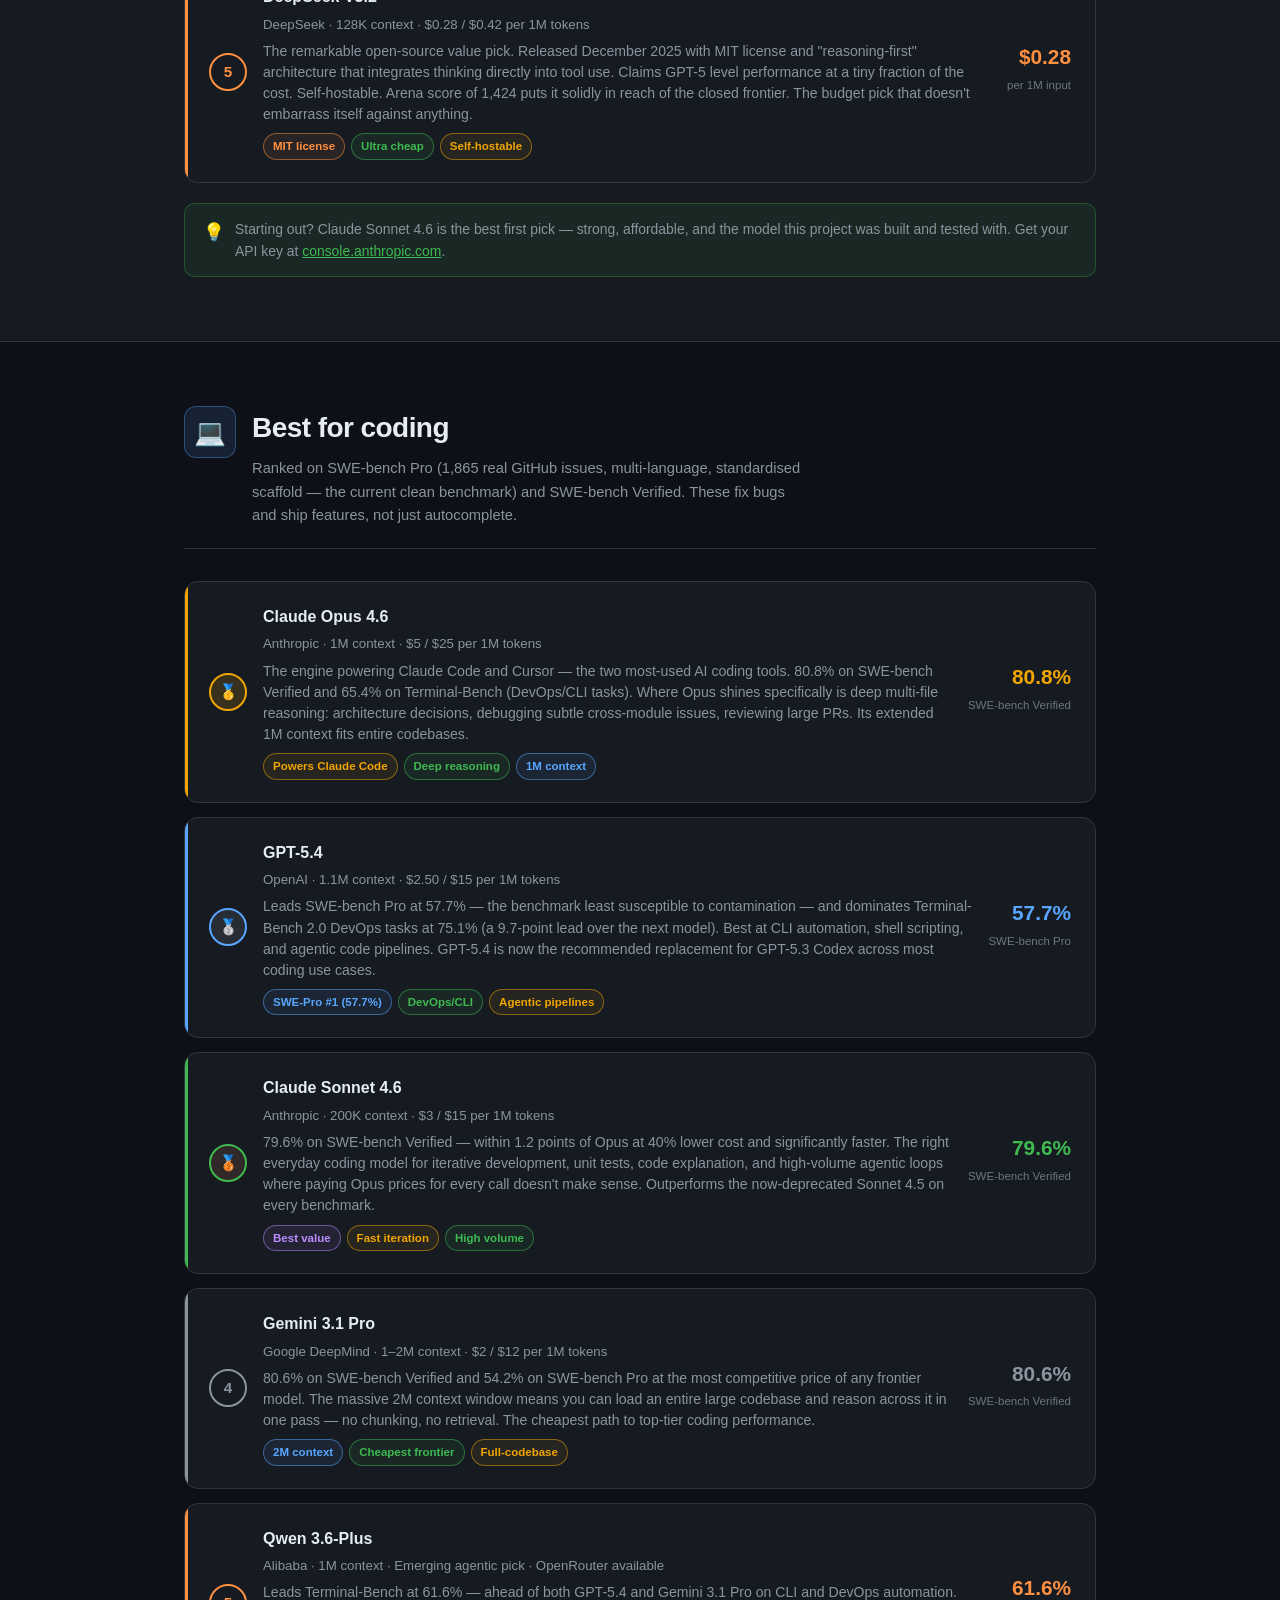
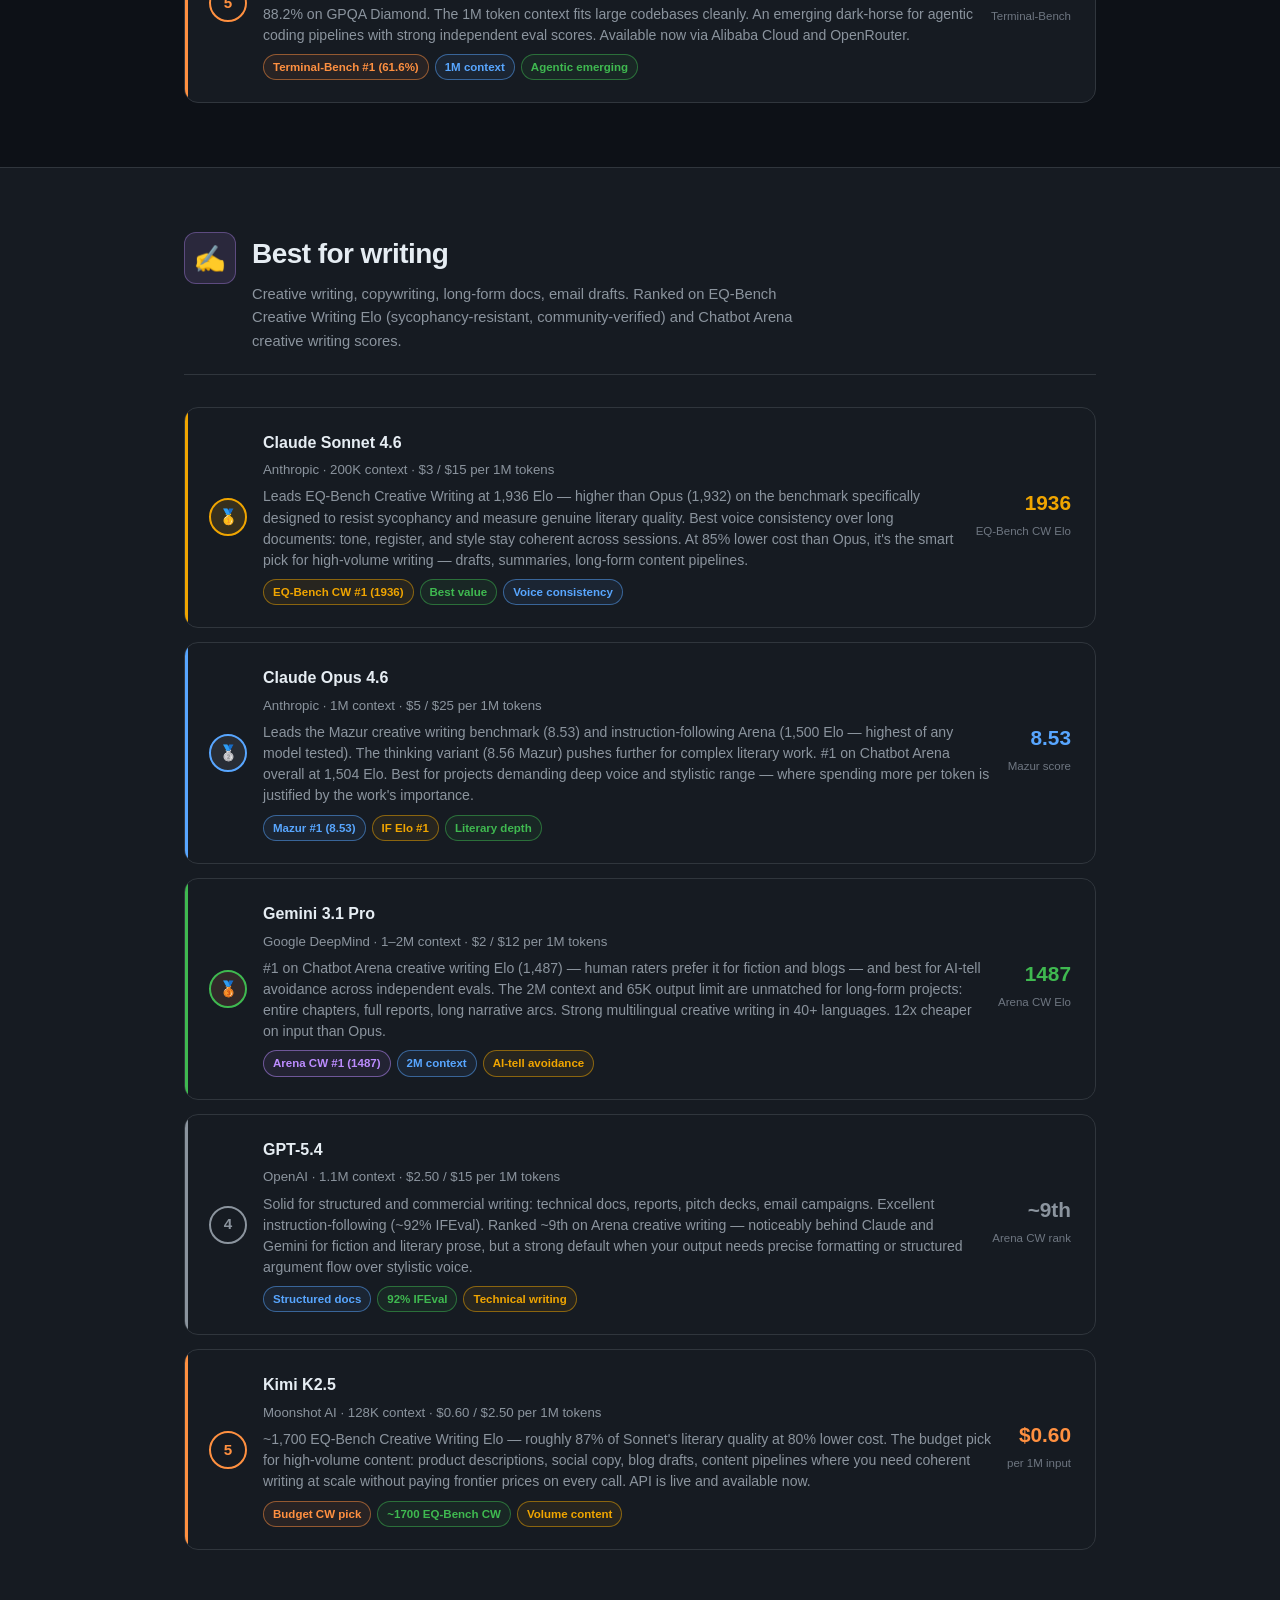
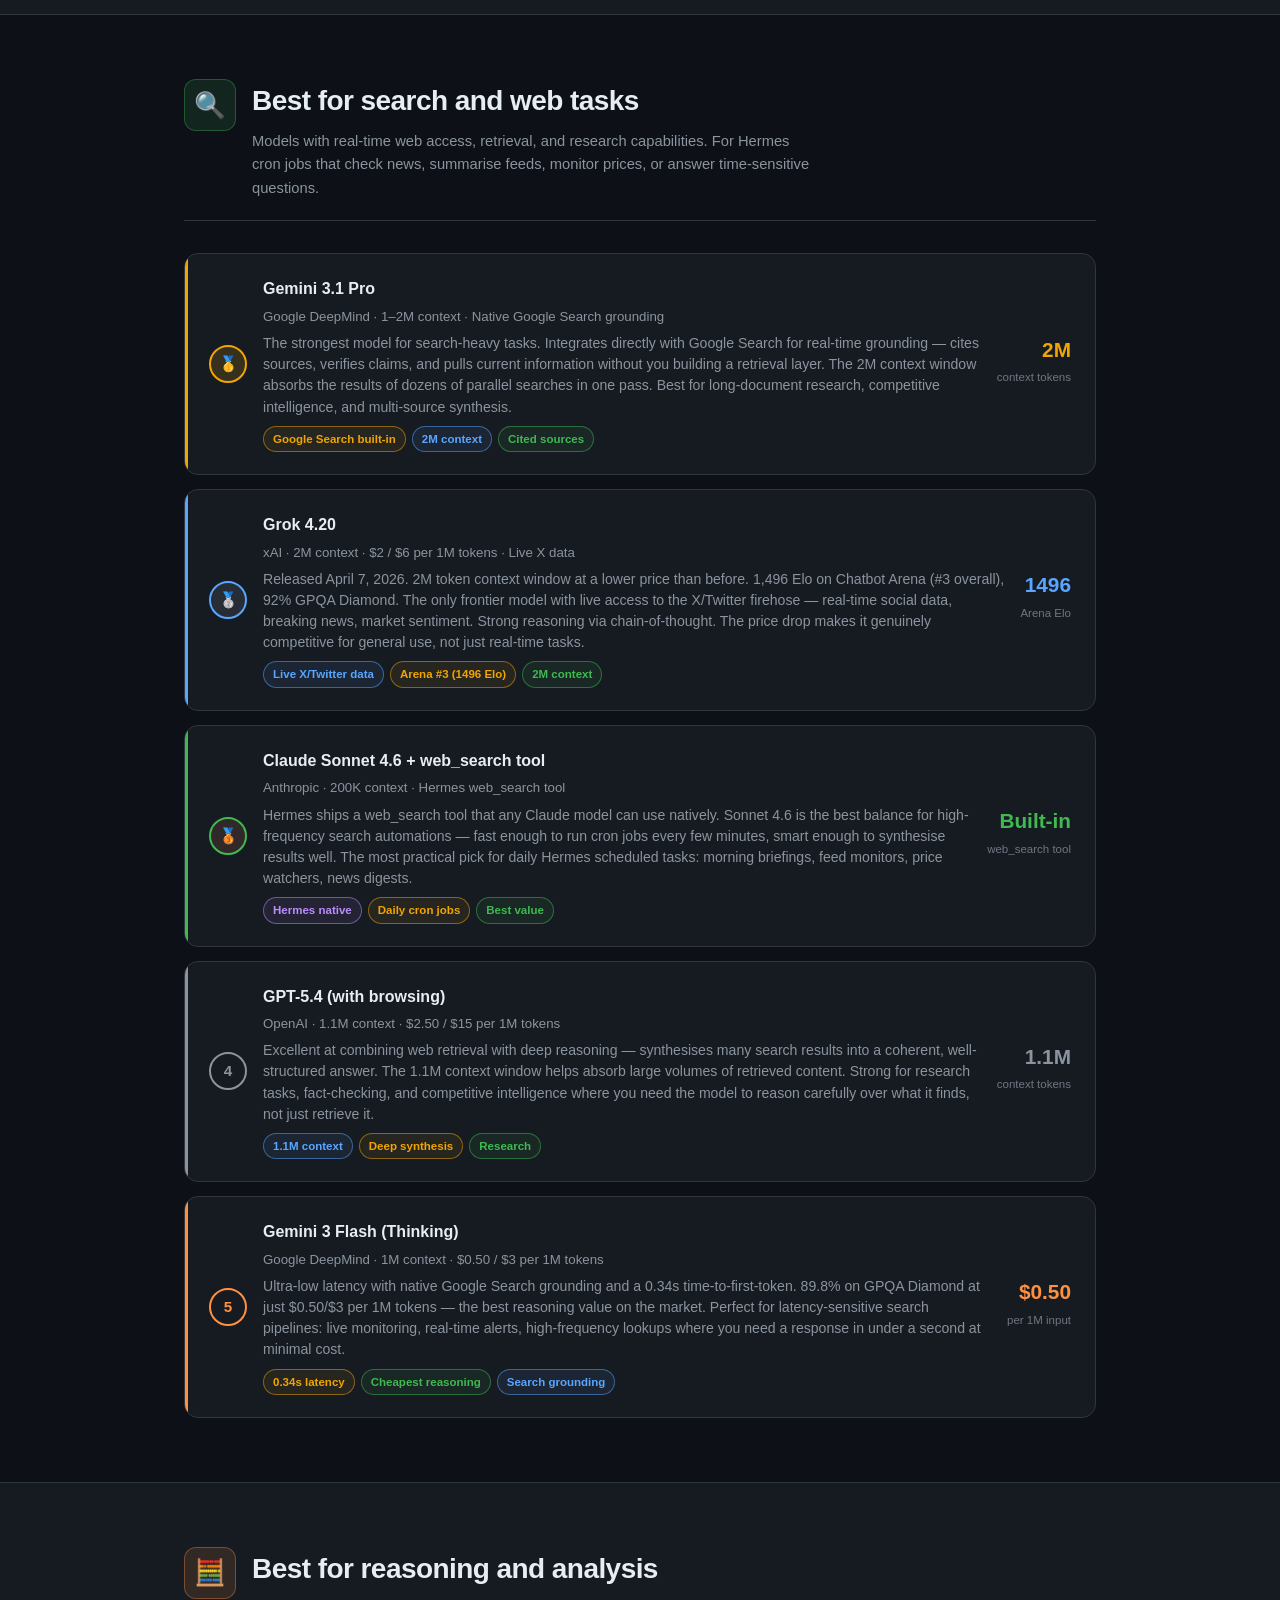
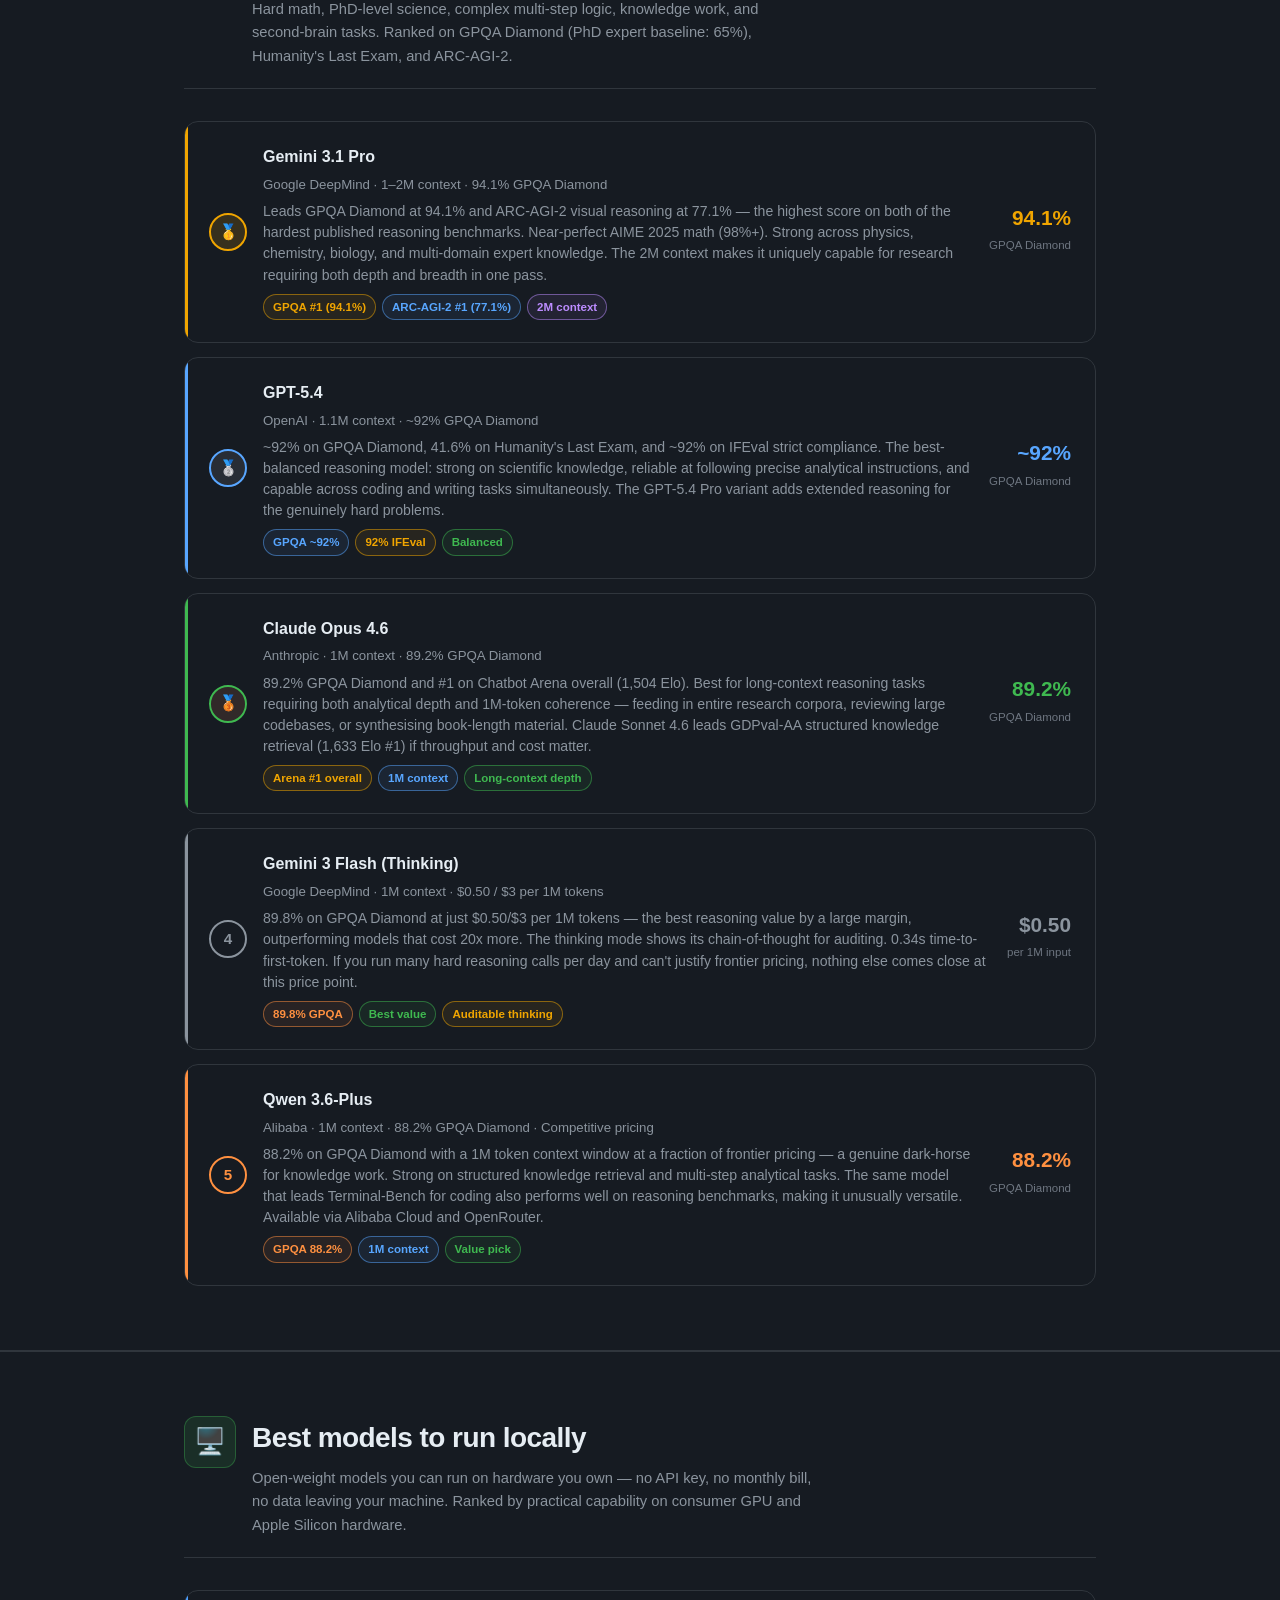
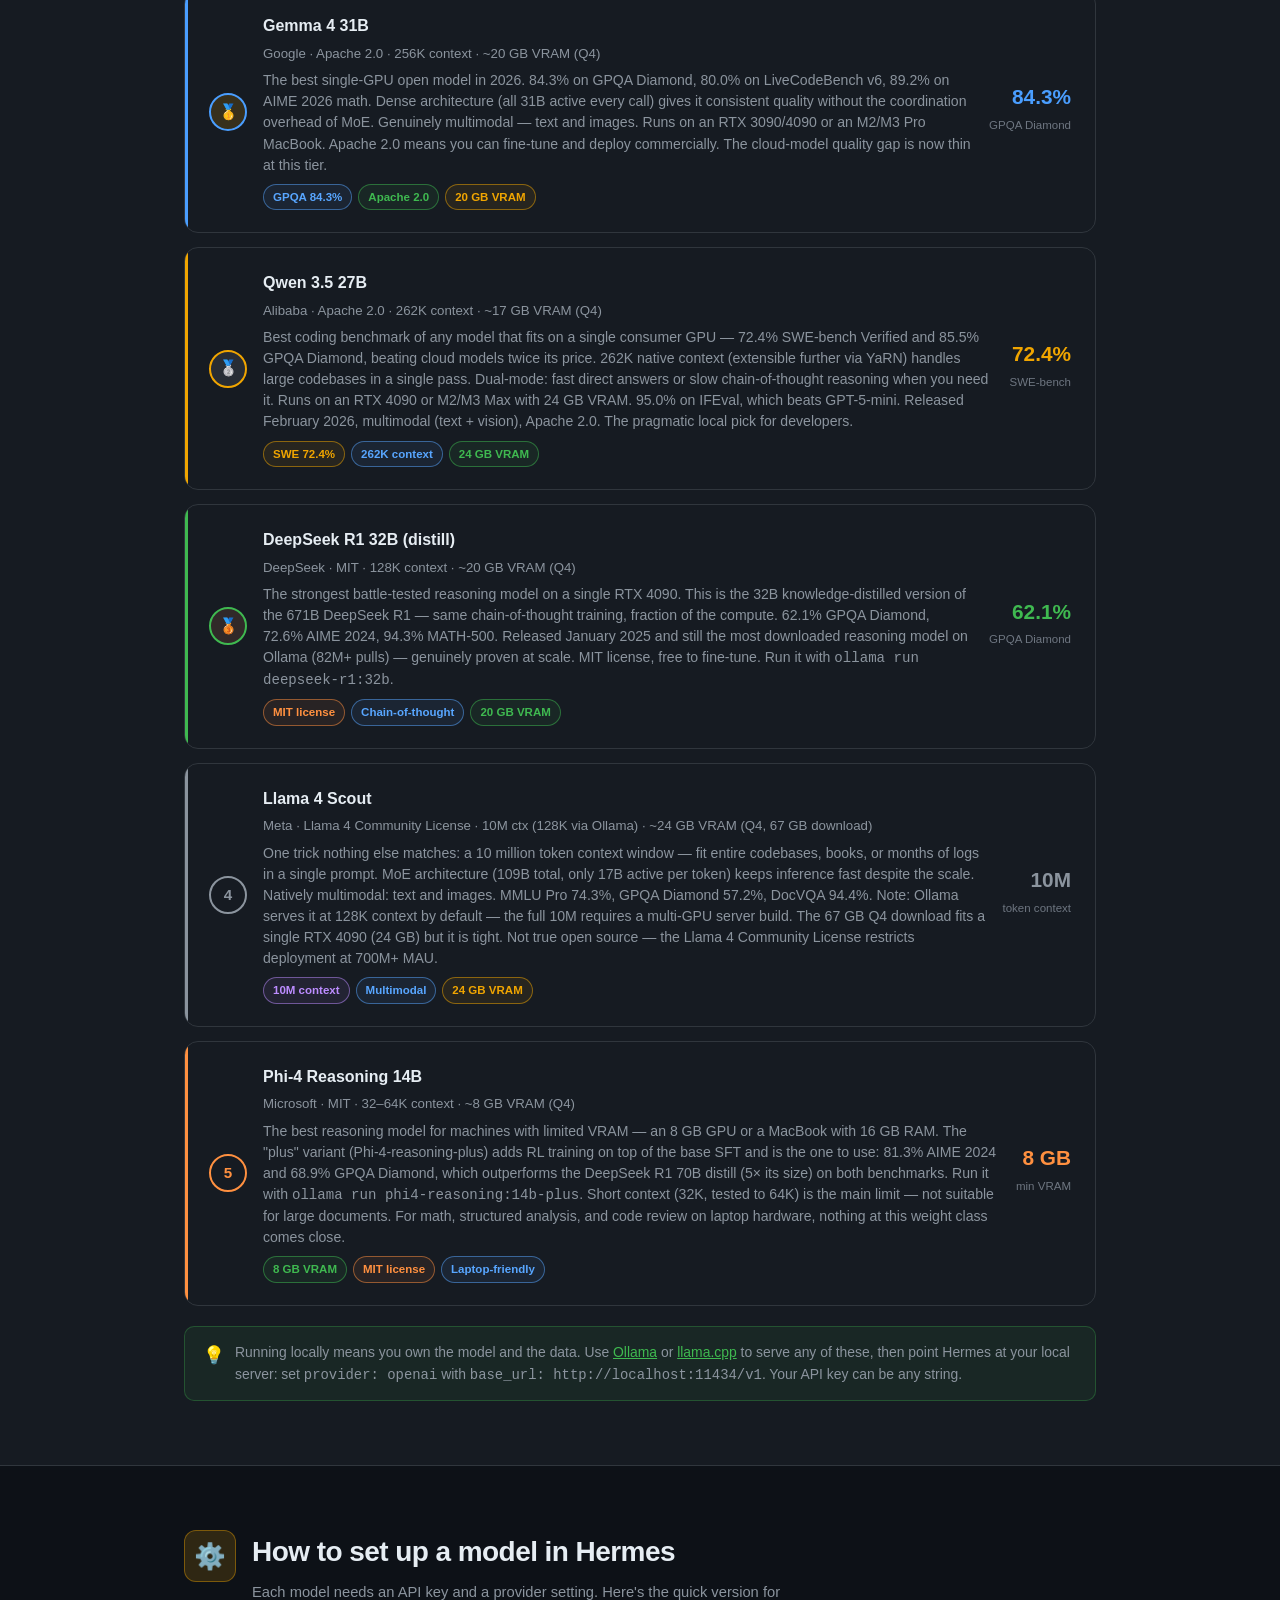
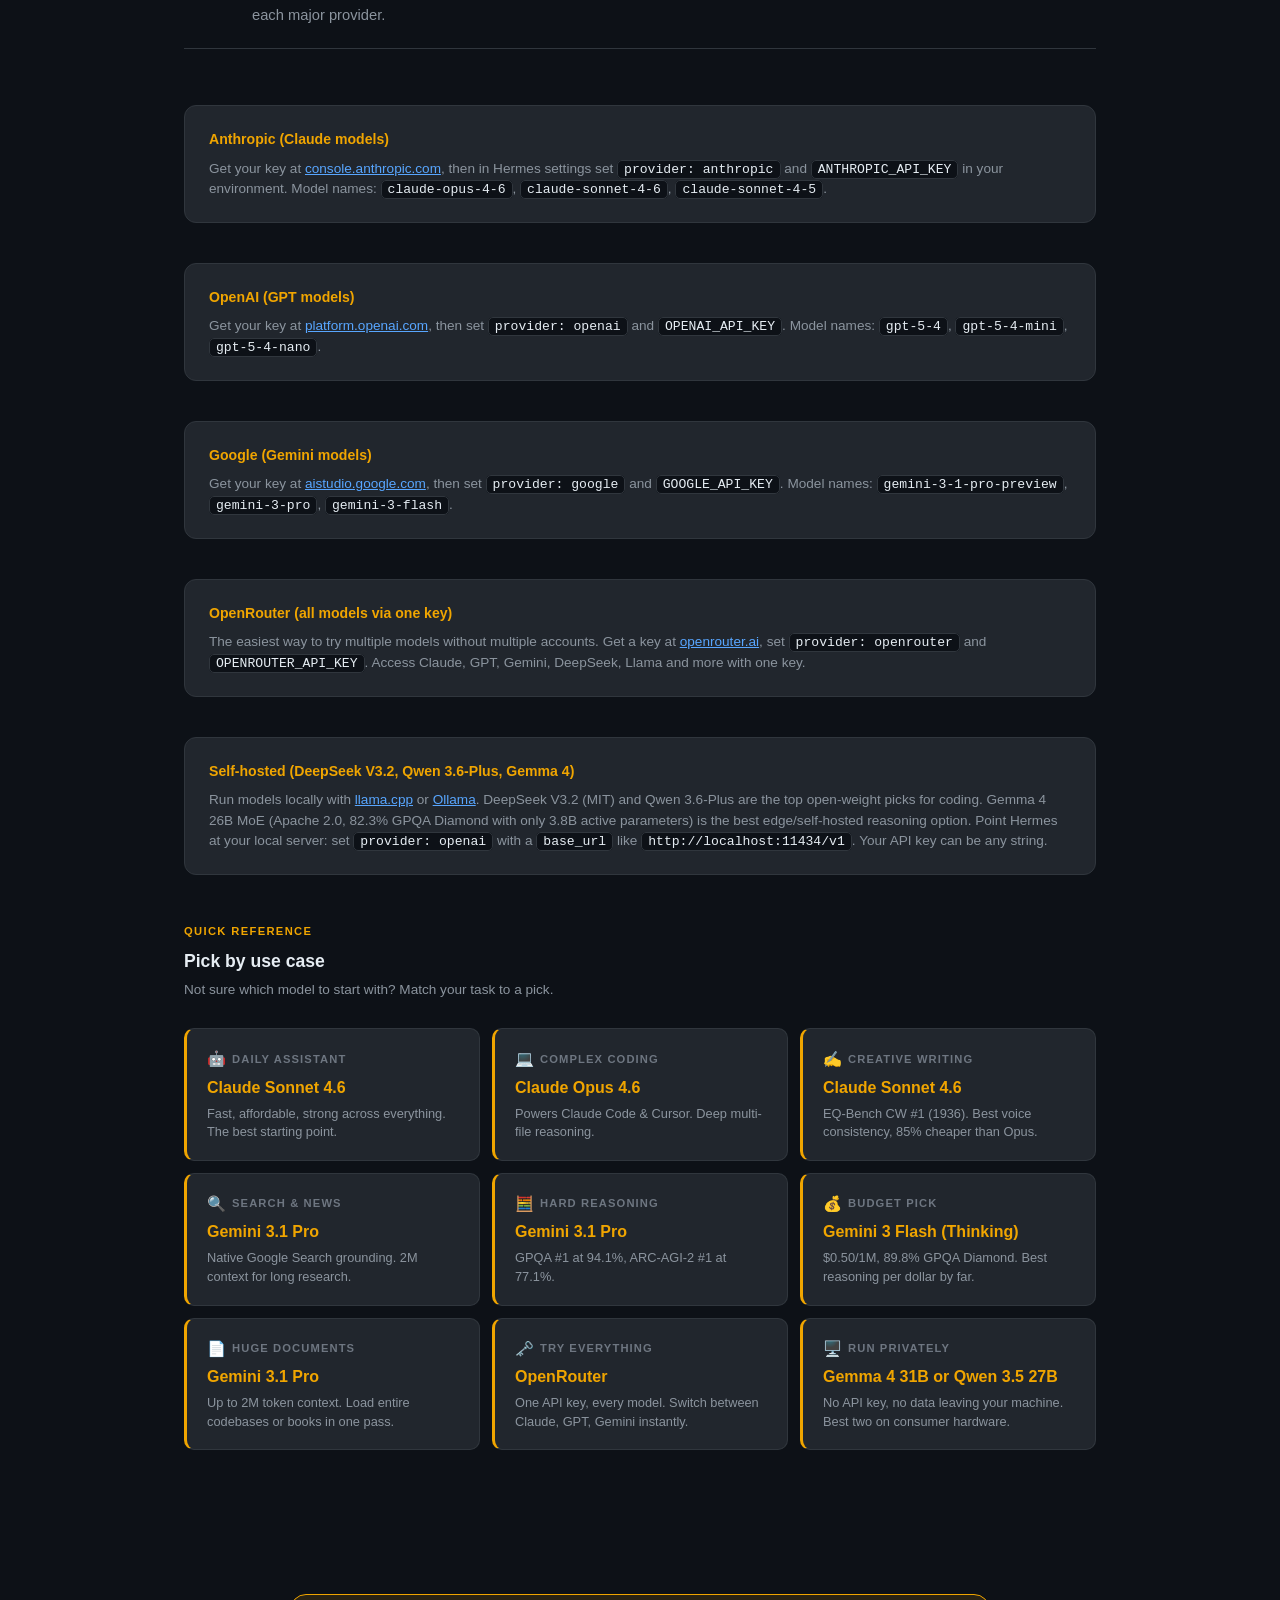
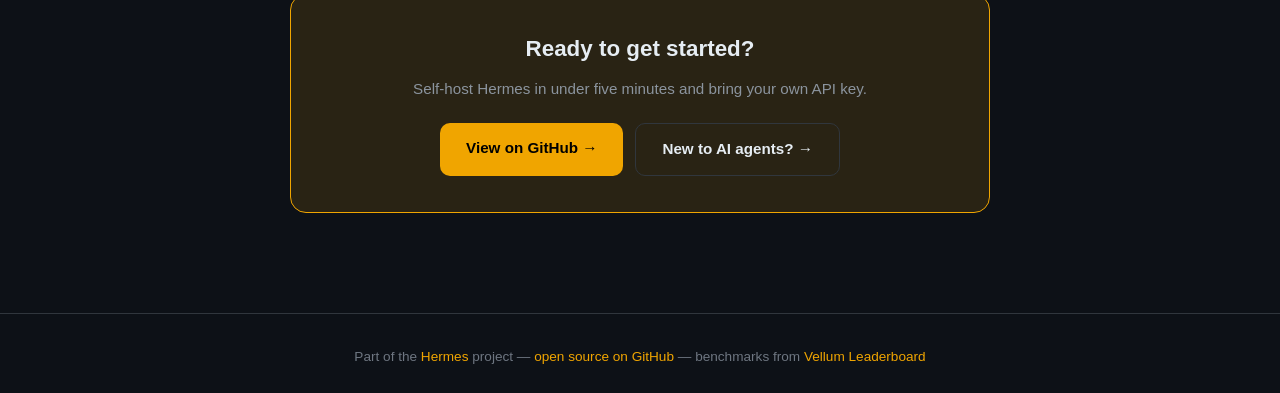
<file: models/index.html>
<!DOCTYPE html>
<html lang="en" data-theme="dark">
<head>
  <script>
    // Canonical URL: strip trailing index.html so links always show the clean path
    (function(){
      var p = window.location.pathname;
      if (p.endsWith('/index.html')) {
        var clean = p.slice(0, p.length - 'index.html'.length);
        window.history.replaceState(null, '', clean + window.location.search + window.location.hash);
      }
    })();
  </script>
<meta charset="UTF-8">
<meta name="viewport" content="width=device-width, initial-scale=1.0">
<title>Best AI Models for Hermes — 2026 Guide</title>
<meta name="description" content="The best AI models to use with Hermes in 2025 — top picks for coding, writing, web search, and all-around use.">
<style>
  :root {
    --bg-primary: #0d1117;
    --bg-secondary: #161b22;
    --bg-tertiary: #21262d;
    --bg-card: #161b22;
    --border: #30363d;
    --text-primary: #e6edf3;
    --text-secondary: #8b949e;
    --text-muted: #6e7681;
    --accent: #f0a500;
    --accent-dim: #c88800;
    --accent-glow: rgba(240,165,0,0.12);
    --green: #3fb950;
    --blue: #58a6ff;
    --purple: #bc8cff;
    --red: #f85149;
    --orange: #ff9040;
    --nav-height: 64px;
  }
  [data-theme="light"] nav {
    background: rgba(246, 248, 250, 0.95);
  }
  [data-theme="light"] {
    --bg-primary: #ffffff;
    --bg-secondary: #f6f8fa;
    --bg-tertiary: #eaeef2;
    --bg-card: #ffffff;
    --border: #d0d7de;
    --text-primary: #1f2328;
    --text-secondary: #656d76;
    --text-muted: #9198a1;
    --accent: #c07800;
    --accent-dim: #9a6200;
    --accent-glow: rgba(192,120,0,0.10);
  }

  *, *::before, *::after { box-sizing: border-box; margin: 0; padding: 0; }

  body {
    font-family: -apple-system, BlinkMacSystemFont, 'Segoe UI', sans-serif;
    background: var(--bg-primary);
    color: var(--text-primary);
    line-height: 1.6;
    min-height: 100vh;
  }

  /* NAV */
  nav {
    position: sticky;
    top: 0;
    height: var(--nav-height);
    background: rgba(13, 17, 23, 0.92);
    border-bottom: 1px solid var(--border);
    backdrop-filter: blur(12px);
    display: flex;
    align-items: center;
    justify-content: space-between;
    padding: 0 24px;
    z-index: 100;
  }
  .nav-logo {
    font-size: 1.1rem;
    font-weight: 700;
    color: var(--accent);
    text-decoration: none;
    display: flex;
    align-items: center;
    gap: 8px;
  }
  .nav-logo span { font-size: 1.4rem; }
  .nav-right { display: flex; align-items: center; gap: 12px; }
  .nav-back {
    color: var(--text-secondary);
    text-decoration: none;
    font-size: 0.85rem;
    display: flex;
    align-items: center;
    gap: 4px;
    transition: color 0.2s;
  }
  .nav-back:hover { color: var(--text-primary); }
  #theme-toggle {
    background: none;
    border: 1px solid var(--border);
    border-radius: 6px;
    padding: 6px 10px;
    cursor: pointer;
    font-size: 1rem;
    color: var(--text-primary);
    transition: border-color 0.2s;
  }
  #theme-toggle:hover { border-color: var(--accent); }
  .btn-cta {
    background: var(--accent);
    color: #000;
    border: none;
    border-radius: 8px;
    padding: 8px 18px;
    font-size: 0.85rem;
    font-weight: 600;
    cursor: pointer;
    text-decoration: none;
    transition: opacity 0.2s;
  }
  .btn-cta:hover { opacity: 0.85; }

  /* TAB NAV */
  .tab-bar {
    position: sticky;
    top: var(--nav-height);
    z-index: 90;
    background: var(--bg-secondary);
    border-bottom: 1px solid var(--border);
    padding: 0 24px;
    display: flex;
    gap: 4px;
    overflow-x: auto;
    scrollbar-width: none;
  }
  .tab-bar::-webkit-scrollbar { display: none; }
  .tab-pill {
    padding: 12px 18px;
    font-size: 0.88rem;
    font-weight: 600;
    color: var(--text-secondary);
    cursor: pointer;
    border-bottom: 2px solid transparent;
    white-space: nowrap;
    transition: color 0.2s, border-color 0.2s;
    text-decoration: none;
    display: block;
  }
  .tab-pill:hover { color: var(--text-primary); }
  .tab-pill.active { color: var(--accent); border-bottom-color: var(--accent); }

  /* HERO */
  .hero {
    text-align: center;
    padding: 72px 24px 56px;
    position: relative;
    overflow: hidden;
  }
  .hero::before {
    content: '';
    position: absolute;
    inset: 0;
    background: radial-gradient(ellipse 70% 50% at 50% 0%, rgba(240,165,0,0.07), transparent);
    pointer-events: none;
  }
  .hero-badge {
    display: inline-block;
    background: var(--accent-glow);
    border: 1px solid var(--accent);
    color: var(--accent);
    border-radius: 20px;
    padding: 4px 14px;
    font-size: 0.78rem;
    font-weight: 600;
    letter-spacing: 0.05em;
    text-transform: uppercase;
    margin-bottom: 20px;
  }
  .hero h1 {
    font-size: clamp(1.9rem, 4.5vw, 3.2rem);
    font-weight: 800;
    line-height: 1.2;
    margin-bottom: 14px;
    letter-spacing: -0.02em;
  }
  .hero h1 em { font-style: normal; color: var(--accent); }
  .hero-sub {
    font-size: clamp(0.95rem, 2.2vw, 1.15rem);
    color: var(--text-secondary);
    max-width: 580px;
    margin: 0 auto 20px;
  }
  .hero-note {
    font-size: 0.82rem;
    color: var(--text-muted);
    margin-top: 8px;
  }
  .hero-note a { color: var(--accent); text-decoration: none; }

  /* SECTION */
  .model-section {
    padding: 64px 24px;
    max-width: 960px;
    margin: 0 auto;
  }
  .model-section + .model-section { padding-top: 0; }
  .section-alt {
    background: var(--bg-secondary);
  }
  .section-alt .model-section { }

  .section-header {
    display: flex;
    align-items: flex-start;
    gap: 16px;
    margin-bottom: 32px;
    padding-bottom: 20px;
    border-bottom: 1px solid var(--border);
  }
  .section-icon {
    width: 52px;
    height: 52px;
    border-radius: 12px;
    display: flex;
    align-items: center;
    justify-content: center;
    font-size: 1.6rem;
    flex-shrink: 0;
  }
  .icon-gold { background: rgba(240,165,0,0.15); border: 1px solid rgba(240,165,0,0.4); }
  .icon-blue { background: rgba(88,166,255,0.12); border: 1px solid rgba(88,166,255,0.35); }
  .icon-green { background: rgba(63,185,80,0.12); border: 1px solid rgba(63,185,80,0.35); }
  .icon-purple { background: rgba(188,140,255,0.12); border: 1px solid rgba(188,140,255,0.35); }
  .icon-orange { background: rgba(255,144,64,0.12); border: 1px solid rgba(255,144,64,0.35); }

  .section-header-text h2 {
    font-size: clamp(1.3rem, 2.5vw, 1.75rem);
    font-weight: 700;
    margin-bottom: 6px;
    letter-spacing: -0.02em;
  }
  .section-header-text p {
    font-size: 0.92rem;
    color: var(--text-secondary);
    max-width: 560px;
  }

  /* MODEL CARDS */
  .model-list {
    display: grid;
    gap: 14px;
  }
  .model-card {
    background: var(--bg-card);
    border: 1px solid var(--border);
    border-radius: 14px;
    padding: 22px 24px;
    display: grid;
    grid-template-columns: auto 1fr auto;
    gap: 16px;
    align-items: center;
    transition: border-color 0.2s, transform 0.2s;
    position: relative;
    overflow: hidden;
  }
  .model-card:hover {
    border-color: var(--model-color, var(--accent));
    transform: translateY(-1px);
  }
  .model-card::before {
    content: '';
    position: absolute;
    left: 0;
    top: 0;
    bottom: 0;
    width: 3px;
    background: var(--model-color, var(--accent));
    border-radius: 14px 0 0 14px;
  }

  .rank-badge {
    width: 38px;
    height: 38px;
    border-radius: 50%;
    display: flex;
    align-items: center;
    justify-content: center;
    font-weight: 800;
    font-size: 0.95rem;
    flex-shrink: 0;
    border: 2px solid var(--model-color, var(--accent));
    color: var(--model-color, var(--accent));
    background: transparent;
  }
  .rank-badge.gold { background: rgba(240,165,0,0.15); }
  .rank-badge.silver { background: rgba(139,148,158,0.15); }
  .rank-badge.bronze { background: rgba(201,120,80,0.15); }

  .model-info h3 {
    font-size: 1rem;
    font-weight: 700;
    margin-bottom: 4px;
  }
  .model-info .model-meta {
    font-size: 0.83rem;
    color: var(--text-secondary);
    margin-bottom: 6px;
  }
  .model-info .model-why {
    font-size: 0.88rem;
    color: var(--text-secondary);
    line-height: 1.5;
  }
  .model-pills {
    display: flex;
    flex-wrap: wrap;
    gap: 6px;
    margin-top: 8px;
  }
  .pill {
    font-size: 0.72rem;
    font-weight: 600;
    padding: 3px 9px;
    border-radius: 20px;
    border: 1px solid var(--border);
    color: var(--text-muted);
    white-space: nowrap;
  }
  .pill.green { border-color: rgba(63,185,80,0.5); color: var(--green); background: rgba(63,185,80,0.08); }
  .pill.blue { border-color: rgba(88,166,255,0.5); color: var(--blue); background: rgba(88,166,255,0.08); }
  .pill.purple { border-color: rgba(188,140,255,0.5); color: var(--purple); background: rgba(188,140,255,0.08); }
  .pill.gold { border-color: rgba(240,165,0,0.5); color: var(--accent); background: rgba(240,165,0,0.08); }
  .pill.orange { border-color: rgba(255,144,64,0.5); color: var(--orange); background: rgba(255,144,64,0.08); }

  .model-score {
    text-align: right;
    flex-shrink: 0;
  }
  .score-val {
    font-size: 1.3rem;
    font-weight: 800;
    color: var(--model-color, var(--accent));
    display: block;
    line-height: 1;
    margin-bottom: 3px;
  }
  .score-label {
    font-size: 0.72rem;
    color: var(--text-muted);
    white-space: nowrap;
  }

  /* SETUP BOX */
  .setup-box {
    background: var(--bg-tertiary);
    border: 1px solid var(--border);
    border-radius: 12px;
    padding: 22px 24px;
    margin-top: 24px;
  }
  .setup-box h4 {
    font-size: 0.88rem;
    font-weight: 700;
    margin-bottom: 8px;
    color: var(--accent);
  }
  .setup-box p {
    font-size: 0.85rem;
    color: var(--text-secondary);
    line-height: 1.5;
  }
  .setup-box code {
    background: var(--bg-primary);
    border: 1px solid var(--border);
    border-radius: 5px;
    padding: 1px 6px;
    font-size: 0.82rem;
    font-family: 'SFMono-Regular', Consolas, monospace;
    color: var(--text-primary);
  }

  /* HOW TO PICK */

  .picker-grid {
    display: grid;
    grid-template-columns: repeat(auto-fit, minmax(220px, 1fr));
    gap: 12px;
    margin-top: 28px;
  }
  .picker-card {
    background: var(--bg-tertiary);
    border: 1px solid var(--border);
    border-left: 3px solid var(--accent);
    border-radius: 10px;
    padding: 18px 20px;
    display: flex;
    flex-direction: column;
    gap: 6px;
    transition: border-color 0.2s, box-shadow 0.2s, transform 0.15s;
  }
  .picker-card:hover {
    border-color: var(--accent);
    box-shadow: 0 4px 20px rgba(240,165,0,0.12);
    transform: translateY(-1px);
  }
  .picker-card .use-case {
    font-size: 0.7rem;
    font-weight: 700;
    text-transform: uppercase;
    letter-spacing: 0.1em;
    color: var(--text-muted);
    display: flex;
    align-items: center;
    gap: 6px;
  }
  .picker-card .use-case .uc-icon {
    font-size: 0.95rem;
    letter-spacing: 0;
  }
  .picker-card .recommendation {
    font-size: 1rem;
    font-weight: 800;
    color: var(--accent);
    line-height: 1.2;
  }
  .picker-card .why-short {
    font-size: 0.8rem;
    color: var(--text-secondary);
    line-height: 1.45;
    margin-top: 2px;
  }

  /* FREE TIER NOTE */
  .free-note {
    background: rgba(63,185,80,0.08);
    border: 1px solid rgba(63,185,80,0.3);
    border-radius: 10px;
    padding: 14px 18px;
    margin-top: 20px;
    font-size: 0.87rem;
    color: var(--text-secondary);
    display: flex;
    gap: 10px;
    align-items: flex-start;
  }
  .free-note .note-icon { font-size: 1.1rem; flex-shrink: 0; }

  /* CTA STRIP */
  .cta-strip {
    background: var(--accent-glow);
    border: 1px solid var(--accent);
    border-radius: 16px;
    padding: 36px 40px;
    text-align: center;
    margin: 40px auto;
    max-width: 700px;
  }
  .cta-strip h2 { font-size: 1.4rem; font-weight: 700; margin-bottom: 10px; }
  .cta-strip p { color: var(--text-secondary); margin-bottom: 22px; font-size: 0.95rem; }
  .cta-group { display: flex; gap: 12px; justify-content: center; flex-wrap: wrap; }
  .btn-primary {
    background: var(--accent);
    color: #000;
    font-weight: 700;
    padding: 13px 26px;
    border-radius: 10px;
    text-decoration: none;
    font-size: 0.95rem;
    transition: opacity 0.2s;
  }
  .btn-primary:hover { opacity: 0.85; }
  .btn-ghost {
    background: transparent;
    color: var(--text-primary);
    font-weight: 600;
    padding: 13px 26px;
    border-radius: 10px;
    text-decoration: none;
    font-size: 0.95rem;
    border: 1px solid var(--border);
    transition: border-color 0.2s;
  }
  .btn-ghost:hover { border-color: var(--accent); }

  /* FOOTER */
  footer {
    border-top: 1px solid var(--border);
    text-align: center;
    padding: 32px 24px;
    color: var(--text-muted);
    font-size: 0.85rem;
  }
  footer a { color: var(--accent); text-decoration: none; }

  /* DIVIDER */
  .section-divider { height: 1px; background: var(--border); }

  /* MOBILE */
  @media (max-width: 640px) {
    nav { padding: 0 16px; }
    .nav-back { display: none; }
    .btn-cta { display: none; }
    .model-card { grid-template-columns: auto 1fr; }
    .model-score { display: none; }
    .tab-bar { padding: 0 12px; }
    .tab-pill { padding: 10px 14px; font-size: 0.82rem; }
    .section-header { flex-direction: column; gap: 12px; }
    .cta-strip { padding: 28px 20px; }
  }
  @media (max-width: 480px) {
    .picker-grid { grid-template-columns: 1fr 1fr; }
  }

  /* HAMBURGER + MOBILE MENU */
  .hamburger {
    display: none;
    flex-direction: column;
    gap: 5px;
    cursor: pointer;
    padding: 6px;
    border: 1px solid var(--border);
    border-radius: 6px;
    background: none;
    transition: border-color 0.15s;
    flex-shrink: 0;
  }
  .hamburger:hover { border-color: var(--accent); }
  .hamburger span {
    display: block;
    width: 20px;
    height: 2px;
    background: var(--text-secondary);
    border-radius: 2px;
    transition: transform 0.2s, opacity 0.2s;
  }
  .hamburger.open span:nth-child(1) { transform: translateY(7px) rotate(45deg); }
  .hamburger.open span:nth-child(2) { opacity: 0; }
  .hamburger.open span:nth-child(3) { transform: translateY(-7px) rotate(-45deg); }
  #models-mobile-menu {
    display: none;
    position: fixed;
    top: var(--nav-height);
    left: 0; right: 0;
    background: var(--bg-secondary);
    border-bottom: 1px solid var(--border);
    padding: 16px 24px;
    z-index: 999;
    flex-direction: column;
    gap: 4px;
  }
  #models-mobile-menu.open { display: flex; }
  #models-mobile-menu a {
    color: var(--text-secondary);
    font-size: 0.95rem;
    font-weight: 500;
    padding: 10px 12px;
    border-radius: 6px;
    transition: color 0.15s, background 0.15s;
    text-decoration: none;
  }
  #models-mobile-menu a:hover { color: var(--text-primary); background: var(--bg-tertiary); }
  #models-mobile-menu a.accent { color: var(--accent); }
  #models-mobile-menu .menu-divider {
    height: 1px;
    background: var(--border);
    margin: 4px 0;
  }
  @media (max-width: 640px) {
    .hamburger { display: flex; }
    .btn-cta { display: none; }
    .nav-back { display: none; }
  }
</style>
</head>
<body>

<nav>
  <a href="../" class="nav-logo"><span>⚡</span> Hermes</a>
  <div class="nav-right">
    <a href="../" class="nav-back">← <span>Back to main site</span></a>
    <button id="theme-toggle" aria-label="Toggle theme">🌙</button>
    <a href="https://hermes-agent.nousresearch.com/docs/getting-started/installation" class="btn-cta" target="_blank">Get started →</a>
  </div>
  <button class="hamburger" id="models-hamburger" aria-label="Open menu" aria-expanded="false">
    <span></span><span></span><span></span>
  </button>
</nav>

<div id="models-mobile-menu">
  <a href="../">⚡ Hermes Home</a>
  <a href="../#why">Why Hermes</a>
  <a href="../#features">Features</a>
  <a href="../#compare">Compare</a>
  <a href="../#install">Install</a>
  <div class="menu-divider"></div>
  <a href="../eli5/" class="accent">🧠 ELI5 — What is Hermes?</a>
  <a href="../models/" class="accent">🤖 Best Models 2026</a>
  <a href="../community/" class="accent">🌎 Community</a>
  <a href="https://hermes-agent.nousresearch.com/docs/getting-started/installation" target="_blank" class="accent" style="margin-top:4px">Get started →</a>
</div>

<!-- TAB BAR -->
<div class="tab-bar">
  <a class="tab-pill active" href="#overall">🏆 Overall</a>
  <a class="tab-pill" href="#coding">💻 Coding</a>
  <a class="tab-pill" href="#writing">✍️ Writing</a>
  <a class="tab-pill" href="#search">🔍 Search</a>
  <a class="tab-pill" href="#reasoning">🧮 Reasoning</a>
  <a class="tab-pill" href="#local">🖥️ Local models</a>
  <a class="tab-pill" href="#howto">⚙️ How to configure</a>
</div>

<!-- HERO -->
<section class="hero">
  <div class="hero-badge">2026 Model Guide</div>
  <h1>Best AI models for <em>Hermes</em></h1>
  <p class="hero-sub">Top picks across coding, writing, search, and reasoning — so you know exactly what to plug in and why.</p>
  <p class="hero-note">Data from SWE-bench Pro, GPQA Diamond, Chatbot Arena, and BenchLM. Updated April 13, 2026. <a href="https://lmarena.ai/leaderboard" target="_blank">Source →</a></p>
</section>

<!-- =========================================
     OVERALL
     ========================================= -->
<div id="overall" class="section-alt">
  <div class="model-section">
    <div class="section-header">
      <div class="section-icon icon-gold">🏆</div>
      <div class="section-header-text">
        <h2>Overall best models</h2>
        <p>Great at everything. If you only pick one, pick from here. These handle coding, writing, research, and reasoning with minimal trade-offs.</p>
      </div>
    </div>

    <div class="model-list">
      <!-- #1 -->
      <div class="model-card" style="--model-color: #f0a500;">
        <div class="rank-badge gold">🥇</div>
        <div class="model-info">
          <h3>Claude Opus 4.6</h3>
          <div class="model-meta">Anthropic &middot; 1M context &middot; $5 / $25 per 1M tokens</div>
          <div class="model-why">#2 on Chatbot Arena (1,503 Elo) — the highest score of any publicly available model for complex reasoning. Leads instruction-following, long-form work, and agentic tasks. The thinking variant pushes even further. Slower than Sonnet but makes fewer mistakes on genuinely hard problems. Use it for your most important work.</div>
          <div class="model-pills">
            <span class="pill gold">Arena #2 (1503 Elo)</span>
            <span class="pill green">Best all-rounder</span>
            <span class="pill blue">1M context</span>
          </div>
        </div>
        <div class="model-score">
          <span class="score-val">1504</span>
          <span class="score-label">Arena Elo</span>
        </div>
      </div>

      <!-- #2 -->
      <div class="model-card" style="--model-color: #4a9eff;">
        <div class="rank-badge silver">🥈</div>
        <div class="model-info">
          <h3>Gemini 3.1 Pro</h3>
          <div class="model-meta">Google DeepMind &middot; 1–2M context &middot; $2 / $12 per 1M tokens</div>
          <div class="model-why">#1 on Chatbot Arena (1,505 Elo) — now the top-ranked publicly available model. Also #1 on GPQA Diamond reasoning (94.1%), #1 on ARC-AGI-2 (77.1%), and #1 on creative writing Arena. Exceptional value at $2/$12 per 1M tokens. The 2M context handles entire codebases and book-length documents.</div>
          <div class="model-pills">
            <span class="pill gold">Arena #1 (1505 Elo)</span>
            <span class="pill green">Best value</span>
            <span class="pill purple">2M context</span>
          </div>
        </div>
        <div class="model-score">
          <span class="score-val">1492</span>
          <span class="score-label">Arena Elo</span>
        </div>
      </div>

      <!-- #3 -->
      <div class="model-card" style="--model-color: #3fb950;">
        <div class="rank-badge bronze">🥉</div>
        <div class="model-info">
          <h3>GPT-5.4</h3>
          <div class="model-meta">OpenAI &middot; 1.1M context &middot; $2.50 / $15 per 1M tokens</div>
          <div class="model-why">OpenAI's flagship released March 2026. Leads SWE-bench Pro coding (57.7%) and Terminal-Bench DevOps (75.1%). Solid GPQA Diamond (91.67%). The 1.1M token context window is among the largest of any frontier model, and it costs less per token than Opus. Best pick when you need breadth across coding, writing, and reasoning at a reasonable price.</div>
          <div class="model-pills">
            <span class="pill gold">SWE-Pro #1</span>
            <span class="pill blue">1.1M context</span>
            <span class="pill green">Coding + reasoning</span>
          </div>
        </div>
        <div class="model-score">
          <span class="score-val">1484</span>
          <span class="score-label">Arena Elo</span>
        </div>
      </div>

      <!-- #4 -->
      <div class="model-card" style="--model-color: #8b949e;">
        <div class="rank-badge">4</div>
        <div class="model-info">
          <h3>Claude Sonnet 4.6</h3>
          <div class="model-meta">Anthropic &middot; 200K context &middot; $3 / $15 per 1M tokens</div>
          <div class="model-why">The fast, smart everyday workhorse. 87.5% on GPQA Diamond, 79.6% on SWE-bench Verified, 1,462 Elo on Chatbot Arena. Nearly as capable as Opus at lower cost and higher speed. The right choice for high-volume tasks — daily summaries, coding, research — where you need quality without always paying Opus prices.</div>
          <div class="model-pills">
            <span class="pill green">Great value</span>
            <span class="pill blue">Low latency</span>
            <span class="pill gold">Reliable</span>
          </div>
        </div>
        <div class="model-score">
          <span class="score-val">1462</span>
          <span class="score-label">Arena Elo</span>
        </div>
      </div>

      <!-- #5 -->
      <div class="model-card" style="--model-color: #ff9040;">
        <div class="rank-badge">5</div>
        <div class="model-info">
          <h3>DeepSeek V3.2</h3>
          <div class="model-meta">DeepSeek &middot; 128K context &middot; $0.28 / $0.42 per 1M tokens</div>
          <div class="model-why">The remarkable open-source value pick. Released December 2025 with MIT license and "reasoning-first" architecture that integrates thinking directly into tool use. Claims GPT-5 level performance at a tiny fraction of the cost. Self-hostable. Arena score of 1,424 puts it solidly in reach of the closed frontier. The budget pick that doesn't embarrass itself against anything.</div>
          <div class="model-pills">
            <span class="pill orange">MIT license</span>
            <span class="pill green">Ultra cheap</span>
            <span class="pill gold">Self-hostable</span>
          </div>
        </div>
        <div class="model-score">
          <span class="score-val">$0.28</span>
          <span class="score-label">per 1M input</span>
        </div>
      </div>
    </div>

    <div class="free-note">
      <span class="note-icon">💡</span>
      <span>Starting out? Claude Sonnet 4.6 is the best first pick — strong, affordable, and the model this project was built and tested with. Get your API key at <a href="https://console.anthropic.com" target="_blank" style="color:var(--green)">console.anthropic.com</a>.</span>
    </div>
  </div>
</div>

<div class="section-divider"></div>

<!-- =========================================
     CODING
     ========================================= -->
<div id="coding">
  <div class="model-section">
    <div class="section-header">
      <div class="section-icon icon-blue">💻</div>
      <div class="section-header-text">
        <h2>Best for coding</h2>
        <p>Ranked on SWE-bench Pro (1,865 real GitHub issues, multi-language, standardised scaffold — the current clean benchmark) and SWE-bench Verified. These fix bugs and ship features, not just autocomplete.</p>
      </div>
    </div>

    <div class="model-list">
      <div class="model-card" style="--model-color: #f0a500;">
        <div class="rank-badge gold">🥇</div>
        <div class="model-info">
          <h3>Claude Opus 4.6</h3>
          <div class="model-meta">Anthropic &middot; 1M context &middot; $5 / $25 per 1M tokens</div>
          <div class="model-why">The engine powering Claude Code and Cursor — the two most-used AI coding tools. 80.8% on SWE-bench Verified and 65.4% on Terminal-Bench (DevOps/CLI tasks). Where Opus shines specifically is deep multi-file reasoning: architecture decisions, debugging subtle cross-module issues, reviewing large PRs. Its extended 1M context fits entire codebases.</div>
          <div class="model-pills">
            <span class="pill gold">Powers Claude Code</span>
            <span class="pill green">Deep reasoning</span>
            <span class="pill blue">1M context</span>
          </div>
        </div>
        <div class="model-score">
          <span class="score-val">80.8%</span>
          <span class="score-label">SWE-bench Verified</span>
        </div>
      </div>

      <div class="model-card" style="--model-color: #58a6ff;">
        <div class="rank-badge silver">🥈</div>
        <div class="model-info">
          <h3>GPT-5.4</h3>
          <div class="model-meta">OpenAI &middot; 1.1M context &middot; $2.50 / $15 per 1M tokens</div>
          <div class="model-why">Leads SWE-bench Pro at 57.7% — the benchmark least susceptible to contamination — and dominates Terminal-Bench 2.0 DevOps tasks at 75.1% (a 9.7-point lead over the next model). Best at CLI automation, shell scripting, and agentic code pipelines. GPT-5.4 is now the recommended replacement for GPT-5.3 Codex across most coding use cases.</div>
          <div class="model-pills">
            <span class="pill blue">SWE-Pro #1 (57.7%)</span>
            <span class="pill green">DevOps/CLI</span>
            <span class="pill gold">Agentic pipelines</span>
          </div>
        </div>
        <div class="model-score">
          <span class="score-val">57.7%</span>
          <span class="score-label">SWE-bench Pro</span>
        </div>
      </div>

      <div class="model-card" style="--model-color: #3fb950;">
        <div class="rank-badge bronze">🥉</div>
        <div class="model-info">
          <h3>Claude Sonnet 4.6</h3>
          <div class="model-meta">Anthropic &middot; 200K context &middot; $3 / $15 per 1M tokens</div>
          <div class="model-why">79.6% on SWE-bench Verified — within 1.2 points of Opus at 40% lower cost and significantly faster. The right everyday coding model for iterative development, unit tests, code explanation, and high-volume agentic loops where paying Opus prices for every call doesn't make sense. Outperforms the now-deprecated Sonnet 4.5 on every benchmark.</div>
          <div class="model-pills">
            <span class="pill purple">Best value</span>
            <span class="pill gold">Fast iteration</span>
            <span class="pill green">High volume</span>
          </div>
        </div>
        <div class="model-score">
          <span class="score-val">79.6%</span>
          <span class="score-label">SWE-bench Verified</span>
        </div>
      </div>

      <div class="model-card" style="--model-color: #8b949e;">
        <div class="rank-badge">4</div>
        <div class="model-info">
          <h3>Gemini 3.1 Pro</h3>
          <div class="model-meta">Google DeepMind &middot; 1–2M context &middot; $2 / $12 per 1M tokens</div>
          <div class="model-why">80.6% on SWE-bench Verified and 54.2% on SWE-bench Pro at the most competitive price of any frontier model. The massive 2M context window means you can load an entire large codebase and reason across it in one pass — no chunking, no retrieval. The cheapest path to top-tier coding performance.</div>
          <div class="model-pills">
            <span class="pill blue">2M context</span>
            <span class="pill green">Cheapest frontier</span>
            <span class="pill gold">Full-codebase</span>
          </div>
        </div>
        <div class="model-score">
          <span class="score-val">80.6%</span>
          <span class="score-label">SWE-bench Verified</span>
        </div>
      </div>

      <div class="model-card" style="--model-color: #ff9040;">
        <div class="rank-badge">5</div>
        <div class="model-info">
          <h3>Qwen 3.6-Plus</h3>
          <div class="model-meta">Alibaba &middot; 1M context &middot; Emerging agentic pick &middot; OpenRouter available</div>
          <div class="model-why">Leads Terminal-Bench at 61.6% — ahead of both GPT-5.4 and Gemini 3.1 Pro on CLI and DevOps automation. 88.2% on GPQA Diamond. The 1M token context fits large codebases cleanly. An emerging dark-horse for agentic coding pipelines with strong independent eval scores. Available now via Alibaba Cloud and OpenRouter.</div>
          <div class="model-pills">
            <span class="pill orange">Terminal-Bench #1 (61.6%)</span>
            <span class="pill blue">1M context</span>
            <span class="pill green">Agentic emerging</span>
          </div>
        </div>
        <div class="model-score">
          <span class="score-val">61.6%</span>
          <span class="score-label">Terminal-Bench</span>
        </div>
      </div>
    </div>
  </div>
</div>

<div class="section-divider"></div>

<!-- =========================================
     WRITING
     ========================================= -->
<div id="writing" class="section-alt">
  <div class="model-section">
    <div class="section-header">
      <div class="section-icon icon-purple">✍️</div>
      <div class="section-header-text">
        <h2>Best for writing</h2>
        <p>Creative writing, copywriting, long-form docs, email drafts. Ranked on EQ-Bench Creative Writing Elo (sycophancy-resistant, community-verified) and Chatbot Arena creative writing scores.</p>
      </div>
    </div>

    <div class="model-list">
      <div class="model-card" style="--model-color: #f0a500;">
        <div class="rank-badge gold">🥇</div>
        <div class="model-info">
          <h3>Claude Sonnet 4.6</h3>
          <div class="model-meta">Anthropic &middot; 200K context &middot; $3 / $15 per 1M tokens</div>
          <div class="model-why">Leads EQ-Bench Creative Writing at 1,936 Elo — higher than Opus (1,932) on the benchmark specifically designed to resist sycophancy and measure genuine literary quality. Best voice consistency over long documents: tone, register, and style stay coherent across sessions. At 85% lower cost than Opus, it's the smart pick for high-volume writing — drafts, summaries, long-form content pipelines.</div>
          <div class="model-pills">
            <span class="pill gold">EQ-Bench CW #1 (1936)</span>
            <span class="pill green">Best value</span>
            <span class="pill blue">Voice consistency</span>
          </div>
        </div>
        <div class="model-score">
          <span class="score-val">1936</span>
          <span class="score-label">EQ-Bench CW Elo</span>
        </div>
      </div>

      <div class="model-card" style="--model-color: #58a6ff;">
        <div class="rank-badge silver">🥈</div>
        <div class="model-info">
          <h3>Claude Opus 4.6</h3>
          <div class="model-meta">Anthropic &middot; 1M context &middot; $5 / $25 per 1M tokens</div>
          <div class="model-why">Leads the Mazur creative writing benchmark (8.53) and instruction-following Arena (1,500 Elo — highest of any model tested). The thinking variant (8.56 Mazur) pushes further for complex literary work. #1 on Chatbot Arena overall at 1,504 Elo. Best for projects demanding deep voice and stylistic range — where spending more per token is justified by the work's importance.</div>
          <div class="model-pills">
            <span class="pill blue">Mazur #1 (8.53)</span>
            <span class="pill gold">IF Elo #1</span>
            <span class="pill green">Literary depth</span>
          </div>
        </div>
        <div class="model-score">
          <span class="score-val">8.53</span>
          <span class="score-label">Mazur score</span>
        </div>
      </div>

      <div class="model-card" style="--model-color: #3fb950;">
        <div class="rank-badge bronze">🥉</div>
        <div class="model-info">
          <h3>Gemini 3.1 Pro</h3>
          <div class="model-meta">Google DeepMind &middot; 1–2M context &middot; $2 / $12 per 1M tokens</div>
          <div class="model-why">#1 on Chatbot Arena creative writing Elo (1,487) — human raters prefer it for fiction and blogs — and best for AI-tell avoidance across independent evals. The 2M context and 65K output limit are unmatched for long-form projects: entire chapters, full reports, long narrative arcs. Strong multilingual creative writing in 40+ languages. 12x cheaper on input than Opus.</div>
          <div class="model-pills">
            <span class="pill purple">Arena CW #1 (1487)</span>
            <span class="pill blue">2M context</span>
            <span class="pill gold">AI-tell avoidance</span>
          </div>
        </div>
        <div class="model-score">
          <span class="score-val">1487</span>
          <span class="score-label">Arena CW Elo</span>
        </div>
      </div>

      <div class="model-card" style="--model-color: #8b949e;">
        <div class="rank-badge">4</div>
        <div class="model-info">
          <h3>GPT-5.4</h3>
          <div class="model-meta">OpenAI &middot; 1.1M context &middot; $2.50 / $15 per 1M tokens</div>
          <div class="model-why">Solid for structured and commercial writing: technical docs, reports, pitch decks, email campaigns. Excellent instruction-following (~92% IFEval). Ranked ~9th on Arena creative writing — noticeably behind Claude and Gemini for fiction and literary prose, but a strong default when your output needs precise formatting or structured argument flow over stylistic voice.</div>
          <div class="model-pills">
            <span class="pill blue">Structured docs</span>
            <span class="pill green">92% IFEval</span>
            <span class="pill gold">Technical writing</span>
          </div>
        </div>
        <div class="model-score">
          <span class="score-val">~9th</span>
          <span class="score-label">Arena CW rank</span>
        </div>
      </div>

      <div class="model-card" style="--model-color: #ff9040;">
        <div class="rank-badge">5</div>
        <div class="model-info">
          <h3>Kimi K2.5</h3>
          <div class="model-meta">Moonshot AI &middot; 128K context &middot; $0.60 / $2.50 per 1M tokens</div>
          <div class="model-why">~1,700 EQ-Bench Creative Writing Elo — roughly 87% of Sonnet's literary quality at 80% lower cost. The budget pick for high-volume content: product descriptions, social copy, blog drafts, content pipelines where you need coherent writing at scale without paying frontier prices on every call. API is live and available now.</div>
          <div class="model-pills">
            <span class="pill orange">Budget CW pick</span>
            <span class="pill green">~1700 EQ-Bench CW</span>
            <span class="pill gold">Volume content</span>
          </div>
        </div>
        <div class="model-score">
          <span class="score-val">$0.60</span>
          <span class="score-label">per 1M input</span>
        </div>
      </div>
    </div>
  </div>
</div>

<div class="section-divider"></div>

<!-- =========================================
     SEARCH / WEB
     ========================================= -->
<div id="search">
  <div class="model-section">
    <div class="section-header">
      <div class="section-icon icon-green">🔍</div>
      <div class="section-header-text">
        <h2>Best for search and web tasks</h2>
        <p>Models with real-time web access, retrieval, and research capabilities. For Hermes cron jobs that check news, summarise feeds, monitor prices, or answer time-sensitive questions.</p>
      </div>
    </div>

    <div class="model-list">
      <div class="model-card" style="--model-color: #f0a500;">
        <div class="rank-badge gold">🥇</div>
        <div class="model-info">
          <h3>Gemini 3.1 Pro</h3>
          <div class="model-meta">Google DeepMind &middot; 1–2M context &middot; Native Google Search grounding</div>
          <div class="model-why">The strongest model for search-heavy tasks. Integrates directly with Google Search for real-time grounding — cites sources, verifies claims, and pulls current information without you building a retrieval layer. The 2M context window absorbs the results of dozens of parallel searches in one pass. Best for long-document research, competitive intelligence, and multi-source synthesis.</div>
          <div class="model-pills">
            <span class="pill gold">Google Search built-in</span>
            <span class="pill blue">2M context</span>
            <span class="pill green">Cited sources</span>
          </div>
        </div>
        <div class="model-score">
          <span class="score-val">2M</span>
          <span class="score-label">context tokens</span>
        </div>
      </div>

      <div class="model-card" style="--model-color: #58a6ff;">
        <div class="rank-badge silver">🥈</div>
        <div class="model-info">
          <h3>Grok 4.20</h3>
          <div class="model-meta">xAI &middot; 2M context &middot; $2 / $6 per 1M tokens &middot; Live X data</div>
          <div class="model-why">Released April 7, 2026. 2M token context window at a lower price than before. 1,496 Elo on Chatbot Arena (#3 overall), 92% GPQA Diamond. The only frontier model with live access to the X/Twitter firehose — real-time social data, breaking news, market sentiment. Strong reasoning via chain-of-thought. The price drop makes it genuinely competitive for general use, not just real-time tasks.</div>
          <div class="model-pills">
            <span class="pill blue">Live X/Twitter data</span>
            <span class="pill gold">Arena #3 (1496 Elo)</span>
            <span class="pill green">2M context</span>
          </div>
        </div>
        <div class="model-score">
          <span class="score-val">1496</span>
          <span class="score-label">Arena Elo</span>
        </div>
      </div>

      <div class="model-card" style="--model-color: #3fb950;">
        <div class="rank-badge bronze">🥉</div>
        <div class="model-info">
          <h3>Claude Sonnet 4.6 + web_search tool</h3>
          <div class="model-meta">Anthropic &middot; 200K context &middot; Hermes web_search tool</div>
          <div class="model-why">Hermes ships a web_search tool that any Claude model can use natively. Sonnet 4.6 is the best balance for high-frequency search automations — fast enough to run cron jobs every few minutes, smart enough to synthesise results well. The most practical pick for daily Hermes scheduled tasks: morning briefings, feed monitors, price watchers, news digests.</div>
          <div class="model-pills">
            <span class="pill purple">Hermes native</span>
            <span class="pill gold">Daily cron jobs</span>
            <span class="pill green">Best value</span>
          </div>
        </div>
        <div class="model-score">
          <span class="score-val">Built-in</span>
          <span class="score-label">web_search tool</span>
        </div>
      </div>

      <div class="model-card" style="--model-color: #8b949e;">
        <div class="rank-badge">4</div>
        <div class="model-info">
          <h3>GPT-5.4 (with browsing)</h3>
          <div class="model-meta">OpenAI &middot; 1.1M context &middot; $2.50 / $15 per 1M tokens</div>
          <div class="model-why">Excellent at combining web retrieval with deep reasoning — synthesises many search results into a coherent, well-structured answer. The 1.1M context window helps absorb large volumes of retrieved content. Strong for research tasks, fact-checking, and competitive intelligence where you need the model to reason carefully over what it finds, not just retrieve it.</div>
          <div class="model-pills">
            <span class="pill blue">1.1M context</span>
            <span class="pill gold">Deep synthesis</span>
            <span class="pill green">Research</span>
          </div>
        </div>
        <div class="model-score">
          <span class="score-val">1.1M</span>
          <span class="score-label">context tokens</span>
        </div>
      </div>

      <div class="model-card" style="--model-color: #ff9040;">
        <div class="rank-badge">5</div>
        <div class="model-info">
          <h3>Gemini 3 Flash (Thinking)</h3>
          <div class="model-meta">Google DeepMind &middot; 1M context &middot; $0.50 / $3 per 1M tokens</div>
          <div class="model-why">Ultra-low latency with native Google Search grounding and a 0.34s time-to-first-token. 89.8% on GPQA Diamond at just $0.50/$3 per 1M tokens — the best reasoning value on the market. Perfect for latency-sensitive search pipelines: live monitoring, real-time alerts, high-frequency lookups where you need a response in under a second at minimal cost.</div>
          <div class="model-pills">
            <span class="pill gold">0.34s latency</span>
            <span class="pill green">Cheapest reasoning</span>
            <span class="pill blue">Search grounding</span>
          </div>
        </div>
        <div class="model-score">
          <span class="score-val">$0.50</span>
          <span class="score-label">per 1M input</span>
        </div>
      </div>
    </div>
  </div>
</div>

<div class="section-divider"></div>

<!-- =========================================
     REASONING
     ========================================= -->
<div id="reasoning" class="section-alt">
  <div class="model-section">
    <div class="section-header">
      <div class="section-icon icon-orange">🧮</div>
      <div class="section-header-text">
        <h2>Best for reasoning and analysis</h2>
        <p>Hard math, PhD-level science, complex multi-step logic, knowledge work, and second-brain tasks. Ranked on GPQA Diamond (PhD expert baseline: 65%), Humanity's Last Exam, and ARC-AGI-2.</p>
      </div>
    </div>

    <div class="model-list">
      <div class="model-card" style="--model-color: #f0a500;">
        <div class="rank-badge gold">🥇</div>
        <div class="model-info">
          <h3>Gemini 3.1 Pro</h3>
          <div class="model-meta">Google DeepMind &middot; 1–2M context &middot; 94.1% GPQA Diamond</div>
          <div class="model-why">Leads GPQA Diamond at 94.1% and ARC-AGI-2 visual reasoning at 77.1% — the highest score on both of the hardest published reasoning benchmarks. Near-perfect AIME 2025 math (98%+). Strong across physics, chemistry, biology, and multi-domain expert knowledge. The 2M context makes it uniquely capable for research requiring both depth and breadth in one pass.</div>
          <div class="model-pills">
            <span class="pill gold">GPQA #1 (94.1%)</span>
            <span class="pill blue">ARC-AGI-2 #1 (77.1%)</span>
            <span class="pill purple">2M context</span>
          </div>
        </div>
        <div class="model-score">
          <span class="score-val">94.1%</span>
          <span class="score-label">GPQA Diamond</span>
        </div>
      </div>

      <div class="model-card" style="--model-color: #58a6ff;">
        <div class="rank-badge silver">🥈</div>
        <div class="model-info">
          <h3>GPT-5.4</h3>
          <div class="model-meta">OpenAI &middot; 1.1M context &middot; ~92% GPQA Diamond</div>
          <div class="model-why">~92% on GPQA Diamond, 41.6% on Humanity's Last Exam, and ~92% on IFEval strict compliance. The best-balanced reasoning model: strong on scientific knowledge, reliable at following precise analytical instructions, and capable across coding and writing tasks simultaneously. The GPT-5.4 Pro variant adds extended reasoning for the genuinely hard problems.</div>
          <div class="model-pills">
            <span class="pill blue">GPQA ~92%</span>
            <span class="pill gold">92% IFEval</span>
            <span class="pill green">Balanced</span>
          </div>
        </div>
        <div class="model-score">
          <span class="score-val">~92%</span>
          <span class="score-label">GPQA Diamond</span>
        </div>
      </div>

      <div class="model-card" style="--model-color: #3fb950;">
        <div class="rank-badge bronze">🥉</div>
        <div class="model-info">
          <h3>Claude Opus 4.6</h3>
          <div class="model-meta">Anthropic &middot; 1M context &middot; 89.2% GPQA Diamond</div>
          <div class="model-why">89.2% GPQA Diamond and #1 on Chatbot Arena overall (1,504 Elo). Best for long-context reasoning tasks requiring both analytical depth and 1M-token coherence — feeding in entire research corpora, reviewing large codebases, or synthesising book-length material. Claude Sonnet 4.6 leads GDPval-AA structured knowledge retrieval (1,633 Elo #1) if throughput and cost matter.</div>
          <div class="model-pills">
            <span class="pill gold">Arena #1 overall</span>
            <span class="pill blue">1M context</span>
            <span class="pill green">Long-context depth</span>
          </div>
        </div>
        <div class="model-score">
          <span class="score-val">89.2%</span>
          <span class="score-label">GPQA Diamond</span>
        </div>
      </div>

      <div class="model-card" style="--model-color: #8b949e;">
        <div class="rank-badge">4</div>
        <div class="model-info">
          <h3>Gemini 3 Flash (Thinking)</h3>
          <div class="model-meta">Google DeepMind &middot; 1M context &middot; $0.50 / $3 per 1M tokens</div>
          <div class="model-why">89.8% on GPQA Diamond at just $0.50/$3 per 1M tokens — the best reasoning value by a large margin, outperforming models that cost 20x more. The thinking mode shows its chain-of-thought for auditing. 0.34s time-to-first-token. If you run many hard reasoning calls per day and can't justify frontier pricing, nothing else comes close at this price point.</div>
          <div class="model-pills">
            <span class="pill orange">89.8% GPQA</span>
            <span class="pill green">Best value</span>
            <span class="pill gold">Auditable thinking</span>
          </div>
        </div>
        <div class="model-score">
          <span class="score-val">$0.50</span>
          <span class="score-label">per 1M input</span>
        </div>
      </div>

      <div class="model-card" style="--model-color: #ff9040;">
        <div class="rank-badge">5</div>
        <div class="model-info">
          <h3>Qwen 3.6-Plus</h3>
          <div class="model-meta">Alibaba &middot; 1M context &middot; 88.2% GPQA Diamond &middot; Competitive pricing</div>
          <div class="model-why">88.2% on GPQA Diamond with a 1M token context window at a fraction of frontier pricing — a genuine dark-horse for knowledge work. Strong on structured knowledge retrieval and multi-step analytical tasks. The same model that leads Terminal-Bench for coding also performs well on reasoning benchmarks, making it unusually versatile. Available via Alibaba Cloud and OpenRouter.</div>
          <div class="model-pills">
            <span class="pill orange">GPQA 88.2%</span>
            <span class="pill blue">1M context</span>
            <span class="pill green">Value pick</span>
          </div>
        </div>
        <div class="model-score">
          <span class="score-val">88.2%</span>
          <span class="score-label">GPQA Diamond</span>
        </div>
      </div>
    </div>
  </div>
</div>

<div class="section-divider"></div>

<div class="section-divider"></div>

<!-- =========================================
     LOCAL MODELS
     ========================================= -->
<div id="local" class="section-alt">
  <div class="model-section">
    <div class="section-header">
      <div class="section-icon icon-green">🖥️</div>
      <div class="section-header-text">
        <h2>Best models to run locally</h2>
        <p>Open-weight models you can run on hardware you own — no API key, no monthly bill, no data leaving your machine. Ranked by practical capability on consumer GPU and Apple Silicon hardware.</p>
      </div>
    </div>

    <div class="model-list">
      <!-- #1 -->
      <div class="model-card" style="--model-color: #4a9eff;">
        <div class="rank-badge gold">🥇</div>
        <div class="model-info">
          <h3>Gemma 4 31B</h3>
          <div class="model-meta">Google &middot; Apache 2.0 &middot; 256K context &middot; ~20 GB VRAM (Q4)</div>
          <div class="model-why">The best single-GPU open model in 2026. 84.3% on GPQA Diamond, 80.0% on LiveCodeBench v6, 89.2% on AIME 2026 math. Dense architecture (all 31B active every call) gives it consistent quality without the coordination overhead of MoE. Genuinely multimodal — text and images. Runs on an RTX 3090/4090 or an M2/M3 Pro MacBook. Apache 2.0 means you can fine-tune and deploy commercially. The cloud-model quality gap is now thin at this tier.</div>
          <div class="model-pills">
            <span class="pill blue">GPQA 84.3%</span>
            <span class="pill green">Apache 2.0</span>
            <span class="pill gold">20 GB VRAM</span>
          </div>
        </div>
        <div class="model-score">
          <span class="score-val">84.3%</span>
          <span class="score-label">GPQA Diamond</span>
        </div>
      </div>

      <!-- #2 -->
      <div class="model-card" style="--model-color: #f0a500;">
        <div class="rank-badge silver">🥈</div>
        <div class="model-info">
          <h3>Qwen 3.5 27B</h3>
          <div class="model-meta">Alibaba &middot; Apache 2.0 &middot; 262K context &middot; ~17 GB VRAM (Q4)</div>
          <div class="model-why">Best coding benchmark of any model that fits on a single consumer GPU — 72.4% SWE-bench Verified and 85.5% GPQA Diamond, beating cloud models twice its price. 262K native context (extensible further via YaRN) handles large codebases in a single pass. Dual-mode: fast direct answers or slow chain-of-thought reasoning when you need it. Runs on an RTX 4090 or M2/M3 Max with 24 GB VRAM. 95.0% on IFEval, which beats GPT-5-mini. Released February 2026, multimodal (text + vision), Apache 2.0. The pragmatic local pick for developers.</div>
          <div class="model-pills">
            <span class="pill gold">SWE 72.4%</span>
            <span class="pill blue">262K context</span>
            <span class="pill green">24 GB VRAM</span>
          </div>
        </div>
        <div class="model-score">
          <span class="score-val">72.4%</span>
          <span class="score-label">SWE-bench</span>
        </div>
      </div>

      <!-- #3 -->
      <div class="model-card" style="--model-color: #3fb950;">
        <div class="rank-badge bronze">🥉</div>
        <div class="model-info">
          <h3>DeepSeek R1 32B (distill)</h3>
          <div class="model-meta">DeepSeek &middot; MIT &middot; 128K context &middot; ~20 GB VRAM (Q4)</div>
          <div class="model-why">The strongest battle-tested reasoning model on a single RTX 4090. This is the 32B knowledge-distilled version of the 671B DeepSeek R1 — same chain-of-thought training, fraction of the compute. 62.1% GPQA Diamond, 72.6% AIME 2024, 94.3% MATH-500. Released January 2025 and still the most downloaded reasoning model on Ollama (82M+ pulls) — genuinely proven at scale. MIT license, free to fine-tune. Run it with <code>ollama run deepseek-r1:32b</code>.</div>
          <div class="model-pills">
            <span class="pill orange">MIT license</span>
            <span class="pill blue">Chain-of-thought</span>
            <span class="pill green">20 GB VRAM</span>
          </div>
        </div>
        <div class="model-score">
          <span class="score-val">62.1%</span>
          <span class="score-label">GPQA Diamond</span>
        </div>
      </div>

      <!-- #4 -->
      <div class="model-card" style="--model-color: #8b949e;">
        <div class="rank-badge">4</div>
        <div class="model-info">
          <h3>Llama 4 Scout</h3>
          <div class="model-meta">Meta &middot; Llama 4 Community License &middot; 10M ctx (128K via Ollama) &middot; ~24 GB VRAM (Q4, 67 GB download)</div>
          <div class="model-why">One trick nothing else matches: a 10 million token context window — fit entire codebases, books, or months of logs in a single prompt. MoE architecture (109B total, only 17B active per token) keeps inference fast despite the scale. Natively multimodal: text and images. MMLU Pro 74.3%, GPQA Diamond 57.2%, DocVQA 94.4%. Note: Ollama serves it at 128K context by default — the full 10M requires a multi-GPU server build. The 67 GB Q4 download fits a single RTX 4090 (24 GB) but it is tight. Not true open source — the Llama 4 Community License restricts deployment at 700M+ MAU.</div>
          <div class="model-pills">
            <span class="pill purple">10M context</span>
            <span class="pill blue">Multimodal</span>
            <span class="pill gold">24 GB VRAM</span>
          </div>
        </div>
        <div class="model-score">
          <span class="score-val">10M</span>
          <span class="score-label">token context</span>
        </div>
      </div>

      <!-- #5 -->
      <div class="model-card" style="--model-color: #ff9040;">
        <div class="rank-badge">5</div>
        <div class="model-info">
          <h3>Phi-4 Reasoning 14B</h3>
          <div class="model-meta">Microsoft &middot; MIT &middot; 32–64K context &middot; ~8 GB VRAM (Q4)</div>
          <div class="model-why">The best reasoning model for machines with limited VRAM — an 8 GB GPU or a MacBook with 16 GB RAM. The "plus" variant (Phi-4-reasoning-plus) adds RL training on top of the base SFT and is the one to use: 81.3% AIME 2024 and 68.9% GPQA Diamond, which outperforms the DeepSeek R1 70B distill (5× its size) on both benchmarks. Run it with <code>ollama run phi4-reasoning:14b-plus</code>. Short context (32K, tested to 64K) is the main limit — not suitable for large documents. For math, structured analysis, and code review on laptop hardware, nothing at this weight class comes close.</div>
          <div class="model-pills">
            <span class="pill green">8 GB VRAM</span>
            <span class="pill orange">MIT license</span>
            <span class="pill blue">Laptop-friendly</span>
          </div>
        </div>
        <div class="model-score">
          <span class="score-val">8 GB</span>
          <span class="score-label">min VRAM</span>
        </div>
      </div>
    </div>

    <div class="free-note">
      <span class="note-icon">💡</span>
      <span>Running locally means you own the model and the data. Use <a href="https://ollama.ai" target="_blank" style="color:var(--green)">Ollama</a> or <a href="https://github.com/ggerganov/llama.cpp" target="_blank" style="color:var(--green)">llama.cpp</a> to serve any of these, then point Hermes at your local server: set <code>provider: openai</code> with <code>base_url: http://localhost:11434/v1</code>. Your API key can be any string.</span>
    </div>
  </div>
</div>

<div class="section-divider"></div>

<!-- =========================================
     HOW TO CONFIGURE
     ========================================= -->
<div id="howto">
  <div class="model-section">
    <div class="section-header">
      <div class="section-icon icon-gold">⚙️</div>
      <div class="section-header-text">
        <h2>How to set up a model in Hermes</h2>
        <p>Each model needs an API key and a provider setting. Here's the quick version for each major provider.</p>
      </div>
    </div>

    <div style="display:grid;gap:16px;">
      <div class="setup-box">
        <h4>Anthropic (Claude models)</h4>
        <p>Get your key at <a href="https://console.anthropic.com" target="_blank" style="color:var(--blue)">console.anthropic.com</a>, then in Hermes settings set <code>provider: anthropic</code> and <code>ANTHROPIC_API_KEY</code> in your environment. Model names: <code>claude-opus-4-6</code>, <code>claude-sonnet-4-6</code>, <code>claude-sonnet-4-5</code>.</p>
      </div>
      <div class="setup-box">
        <h4>OpenAI (GPT models)</h4>
        <p>Get your key at <a href="https://platform.openai.com" target="_blank" style="color:var(--blue)">platform.openai.com</a>, then set <code>provider: openai</code> and <code>OPENAI_API_KEY</code>. Model names: <code>gpt-5-4</code>, <code>gpt-5-4-mini</code>, <code>gpt-5-4-nano</code>.</p>
      </div>
      <div class="setup-box">
        <h4>Google (Gemini models)</h4>
        <p>Get your key at <a href="https://aistudio.google.com" target="_blank" style="color:var(--blue)">aistudio.google.com</a>, then set <code>provider: google</code> and <code>GOOGLE_API_KEY</code>. Model names: <code>gemini-3-1-pro-preview</code>, <code>gemini-3-pro</code>, <code>gemini-3-flash</code>.</p>
      </div>
      <div class="setup-box">
        <h4>OpenRouter (all models via one key)</h4>
        <p>The easiest way to try multiple models without multiple accounts. Get a key at <a href="https://openrouter.ai" target="_blank" style="color:var(--blue)">openrouter.ai</a>, set <code>provider: openrouter</code> and <code>OPENROUTER_API_KEY</code>. Access Claude, GPT, Gemini, DeepSeek, Llama and more with one key.</p>
      </div>
      <div class="setup-box">
        <h4>Self-hosted (DeepSeek V3.2, Qwen 3.6-Plus, Gemma 4)</h4>
        <p>Run models locally with <a href="https://github.com/ggerganov/llama.cpp" target="_blank" style="color:var(--blue)">llama.cpp</a> or <a href="https://ollama.ai" target="_blank" style="color:var(--blue)">Ollama</a>. DeepSeek V3.2 (MIT) and Qwen 3.6-Plus are the top open-weight picks for coding. Gemma 4 26B MoE (Apache 2.0, 82.3% GPQA Diamond with only 3.8B active parameters) is the best edge/self-hosted reasoning option. Point Hermes at your local server: set <code>provider: openai</code> with a <code>base_url</code> like <code>http://localhost:11434/v1</code>. Your API key can be any string.</p>
      </div>
    </div>

    <!-- QUICK PICKER -->
    <div style="margin-top:48px;">
      <div style="margin-bottom:20px;">
        <div class="section-label" style="font-size:0.7rem;font-weight:700;letter-spacing:0.12em;text-transform:uppercase;color:var(--accent);margin-bottom:6px;">Quick reference</div>
        <div style="font-size:1.1rem;font-weight:700;color:var(--text-primary);margin-bottom:4px;">Pick by use case</div>
        <div style="font-size:0.85rem;color:var(--text-secondary);">Not sure which model to start with? Match your task to a pick.</div>
      </div>
      <div class="picker-grid">
        <div class="picker-card">
          <div class="use-case"><span class="uc-icon">🤖</span> Daily assistant</div>
          <div class="recommendation">Claude Sonnet 4.6</div>
          <div class="why-short">Fast, affordable, strong across everything. The best starting point.</div>
        </div>
        <div class="picker-card">
          <div class="use-case"><span class="uc-icon">💻</span> Complex coding</div>
          <div class="recommendation">Claude Opus 4.6</div>
          <div class="why-short">Powers Claude Code &amp; Cursor. Deep multi-file reasoning.</div>
        </div>
        <div class="picker-card">
          <div class="use-case"><span class="uc-icon">✍️</span> Creative writing</div>
          <div class="recommendation">Claude Sonnet 4.6</div>
          <div class="why-short">EQ-Bench CW #1 (1936). Best voice consistency, 85% cheaper than Opus.</div>
        </div>
        <div class="picker-card">
          <div class="use-case"><span class="uc-icon">🔍</span> Search &amp; news</div>
          <div class="recommendation">Gemini 3.1 Pro</div>
          <div class="why-short">Native Google Search grounding. 2M context for long research.</div>
        </div>
        <div class="picker-card">
          <div class="use-case"><span class="uc-icon">🧮</span> Hard reasoning</div>
          <div class="recommendation">Gemini 3.1 Pro</div>
          <div class="why-short">GPQA #1 at 94.1%, ARC-AGI-2 #1 at 77.1%.</div>
        </div>
        <div class="picker-card">
          <div class="use-case"><span class="uc-icon">💰</span> Budget pick</div>
          <div class="recommendation">Gemini 3 Flash (Thinking)</div>
          <div class="why-short">$0.50/1M, 89.8% GPQA Diamond. Best reasoning per dollar by far.</div>
        </div>
        <div class="picker-card">
          <div class="use-case"><span class="uc-icon">📄</span> Huge documents</div>
          <div class="recommendation">Gemini 3.1 Pro</div>
          <div class="why-short">Up to 2M token context. Load entire codebases or books in one pass.</div>
        </div>
        <div class="picker-card">
          <div class="use-case"><span class="uc-icon">🗝️</span> Try everything</div>
          <div class="recommendation">OpenRouter</div>
          <div class="why-short">One API key, every model. Switch between Claude, GPT, Gemini instantly.</div>
        </div>
        <div class="picker-card">
          <div class="use-case"><span class="uc-icon">🖥️</span> Run privately</div>
          <div class="recommendation">Gemma 4 31B or Qwen 3.5 27B</div>
          <div class="why-short">No API key, no data leaving your machine. Best two on consumer hardware.</div>
        </div>
      </div>
    </div>
  </div>
</div>

<!-- CTA -->
<div style="padding:40px 24px 60px;max-width:960px;margin:0 auto;">
  <div class="cta-strip">
    <h2>Ready to get started?</h2>
    <p>Self-host Hermes in under five minutes and bring your own API key.</p>
    <div class="cta-group">
      <a href="https://github.com/nesquena/hermes-webui" class="btn-primary" target="_blank">View on GitHub →</a>
      <a href="../eli5/" class="btn-ghost">New to AI agents? →</a>
    </div>
  </div>
</div>

<footer>
  <p>Part of the <a href="../">Hermes</a> project &mdash; <a href="https://github.com/nesquena/hermes-webui" target="_blank">open source on GitHub</a> &mdash; benchmarks from <a href="https://www.vellum.ai/llm-leaderboard" target="_blank">Vellum Leaderboard</a></p>
</footer>

<script>
  var themeToggle = document.getElementById('theme-toggle');
  function setTheme(t) {
    document.documentElement.setAttribute('data-theme', t);
    localStorage.setItem('theme', t);
    themeToggle.textContent = t === 'light' ? '🌙' : '☀️';
  }
  themeToggle.addEventListener('click', function() {
    setTheme(document.documentElement.getAttribute('data-theme') === 'dark' ? 'light' : 'dark');
  });
  var saved = localStorage.getItem('theme');
  if (saved) setTheme(saved);

  // Hamburger
  var modelsHam = document.getElementById('models-hamburger');
  var modelsMenu = document.getElementById('models-mobile-menu');
  if (modelsHam && modelsMenu) {
    modelsHam.addEventListener('click', function() {
      var open = modelsMenu.classList.toggle('open');
      modelsHam.classList.toggle('open', open);
      modelsHam.setAttribute('aria-expanded', open);
    });
    document.addEventListener('click', function(e) {
      if (!modelsHam.contains(e.target) && !modelsMenu.contains(e.target)) {
        modelsMenu.classList.remove('open');
        modelsHam.classList.remove('open');
        modelsHam.setAttribute('aria-expanded', 'false');
      }
    });
  }

  // Tab bar scroll-to-section
  document.querySelectorAll('.tab-pill[href^="#"]').forEach(function(link) {
    link.addEventListener('click', function(e) {
      e.preventDefault();
      var target = document.querySelector(this.getAttribute('href'));
      if (target) {
        var offset = 64 + 46; // nav + tab bar
        var top = target.getBoundingClientRect().top + window.scrollY - offset;
        window.scrollTo({ top: top, behavior: 'smooth' });
      }
      document.querySelectorAll('.tab-pill').forEach(function(p) { p.classList.remove('active'); });
      this.classList.add('active');
    });
  });

  // Update active tab on scroll
  var sections = ['overall','coding','writing','search','reasoning','local','howto'];
  window.addEventListener('scroll', function() {
    var scrollY = window.scrollY + 120;
    var current = sections[0];
    sections.forEach(function(id) {
      var el = document.getElementById(id);
      if (el && el.getBoundingClientRect().top + window.scrollY <= scrollY) current = id;
    });
    document.querySelectorAll('.tab-pill').forEach(function(p) {
      p.classList.toggle('active', p.getAttribute('href') === '#' + current);
    });
  }, { passive: true });
</script>
</body>
</html>
</file>
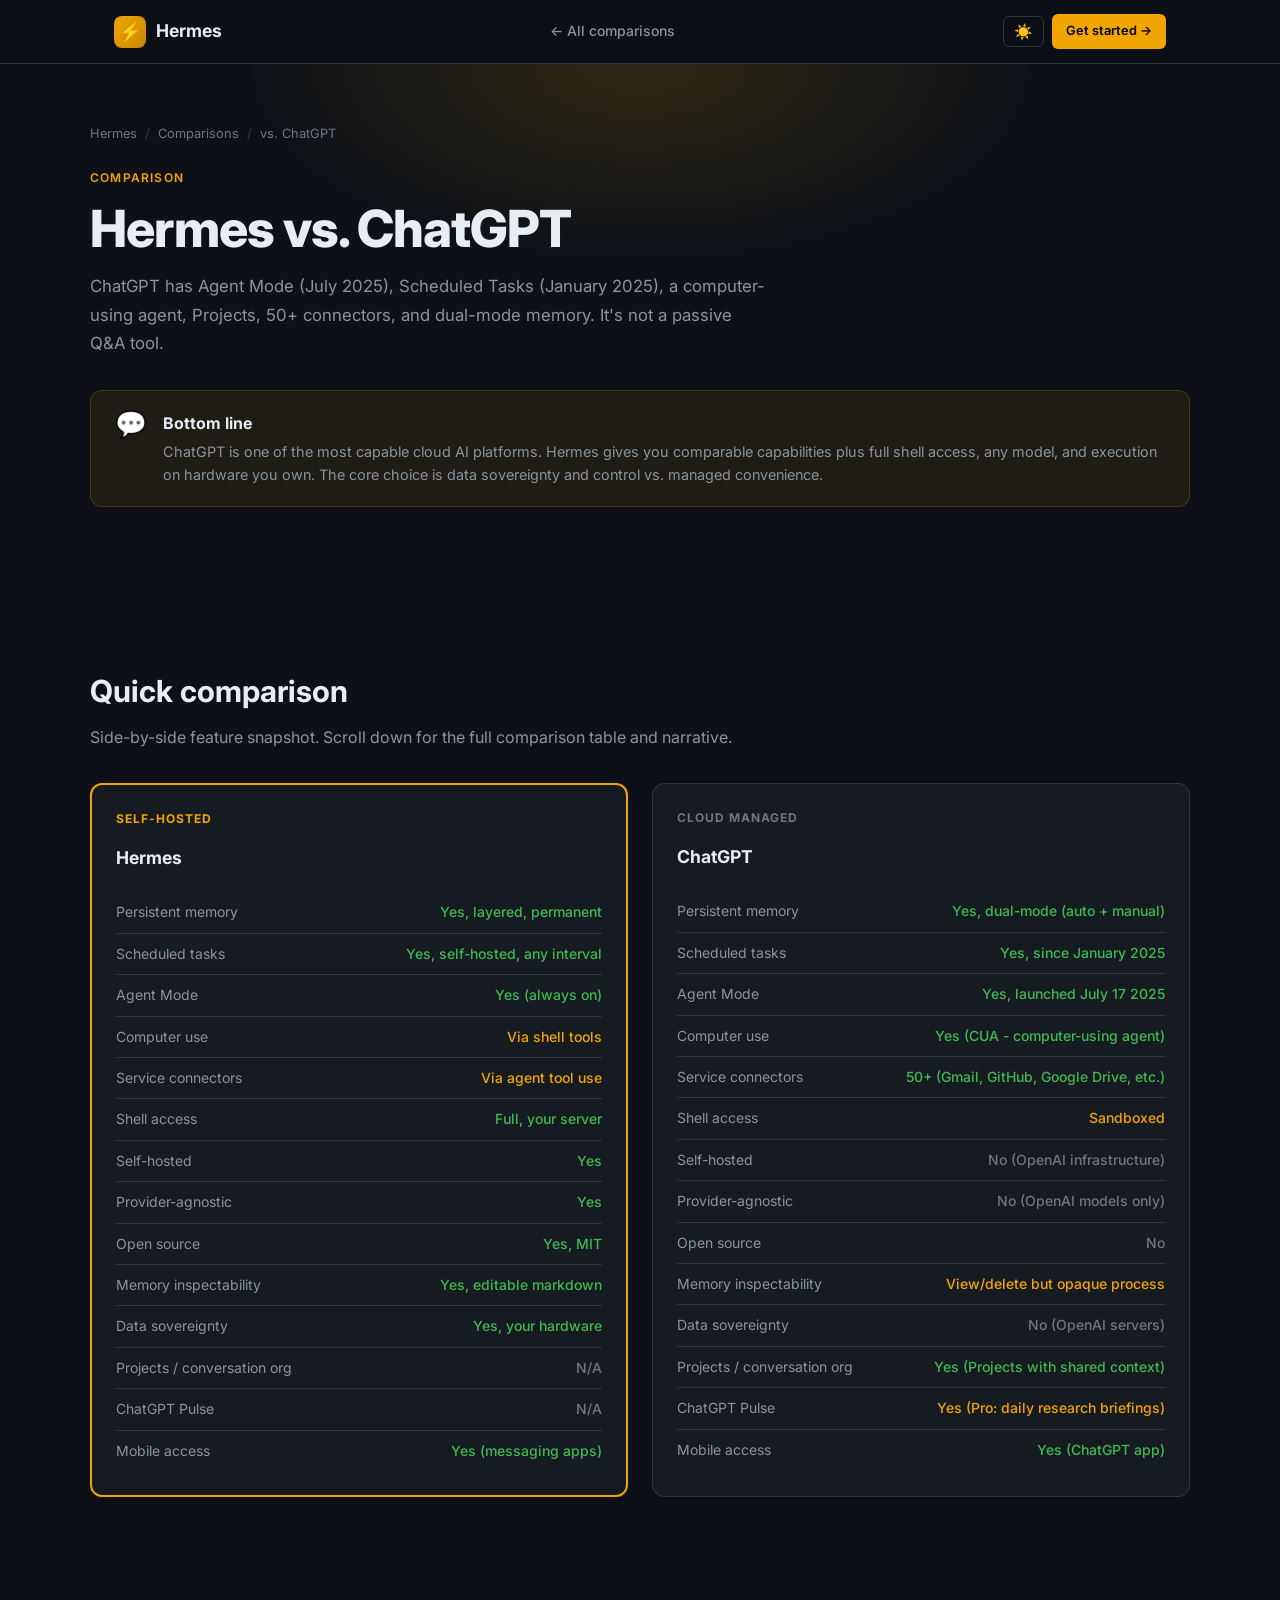
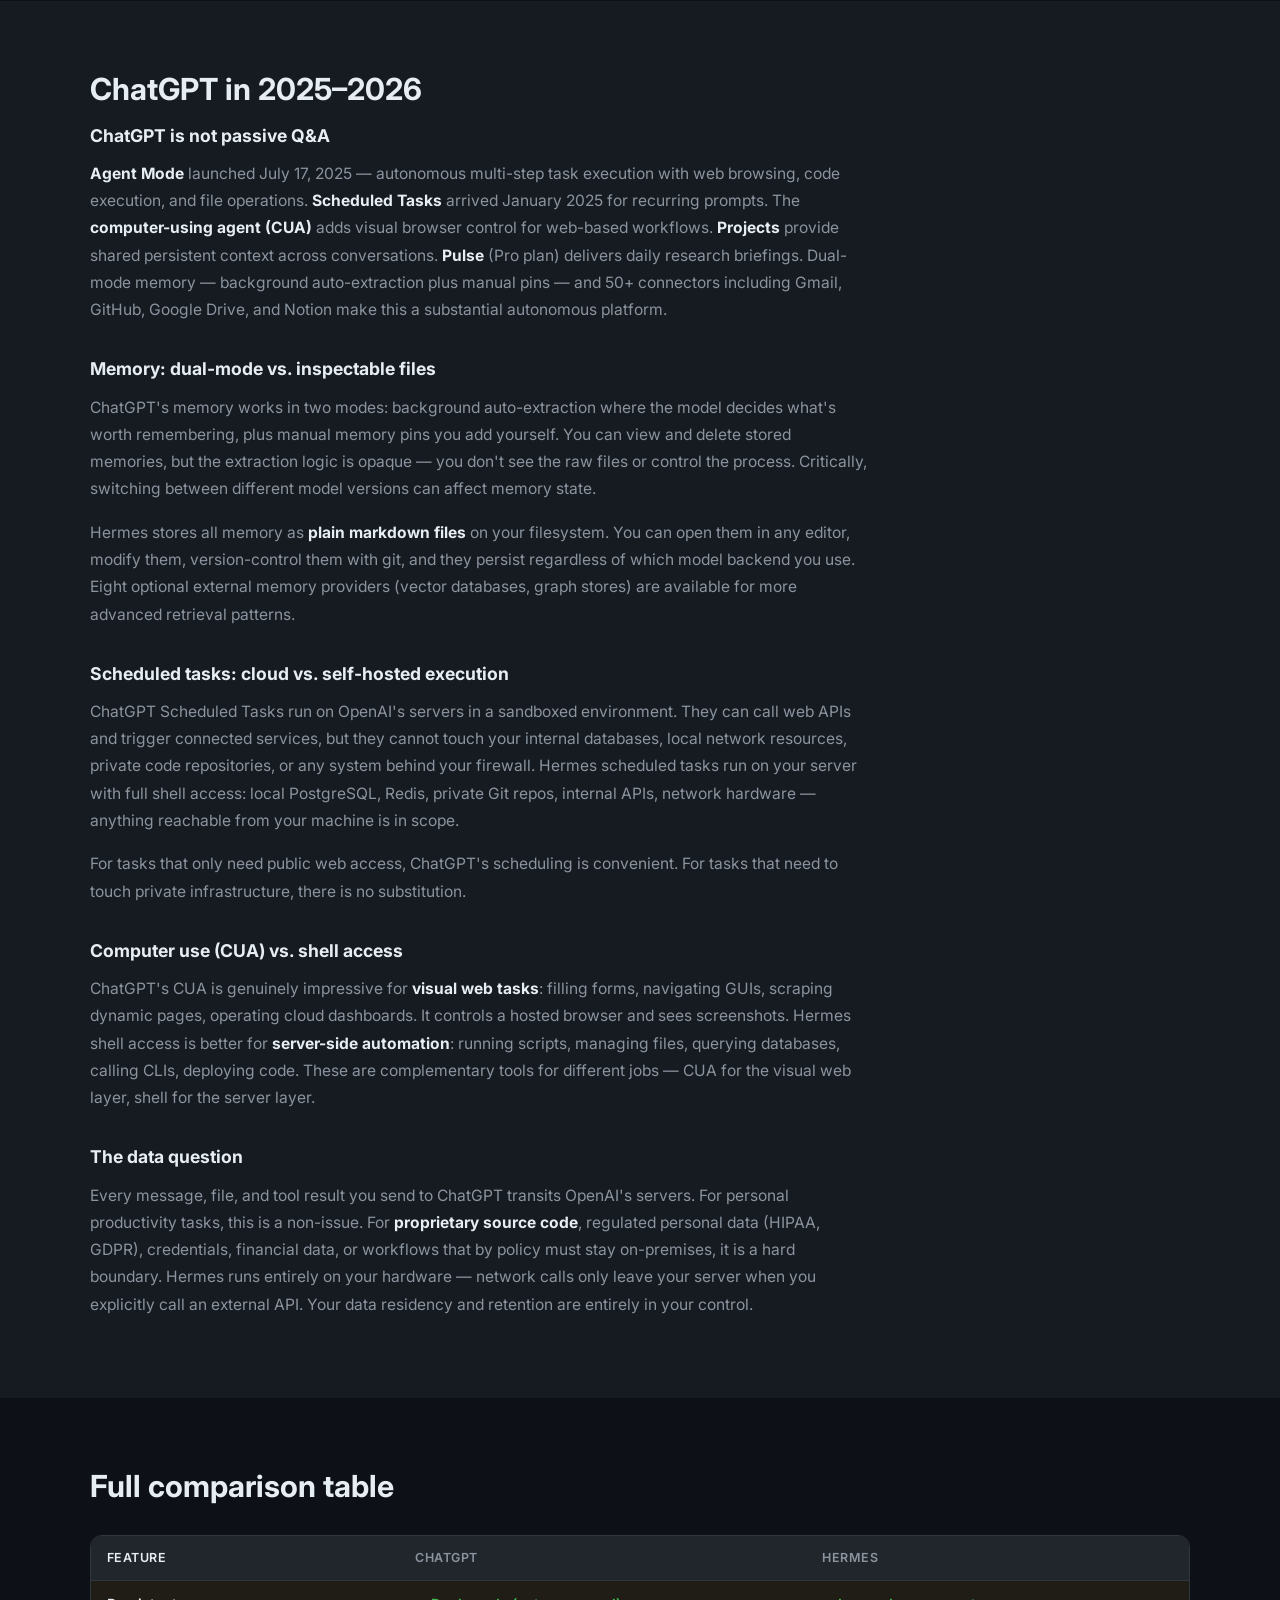
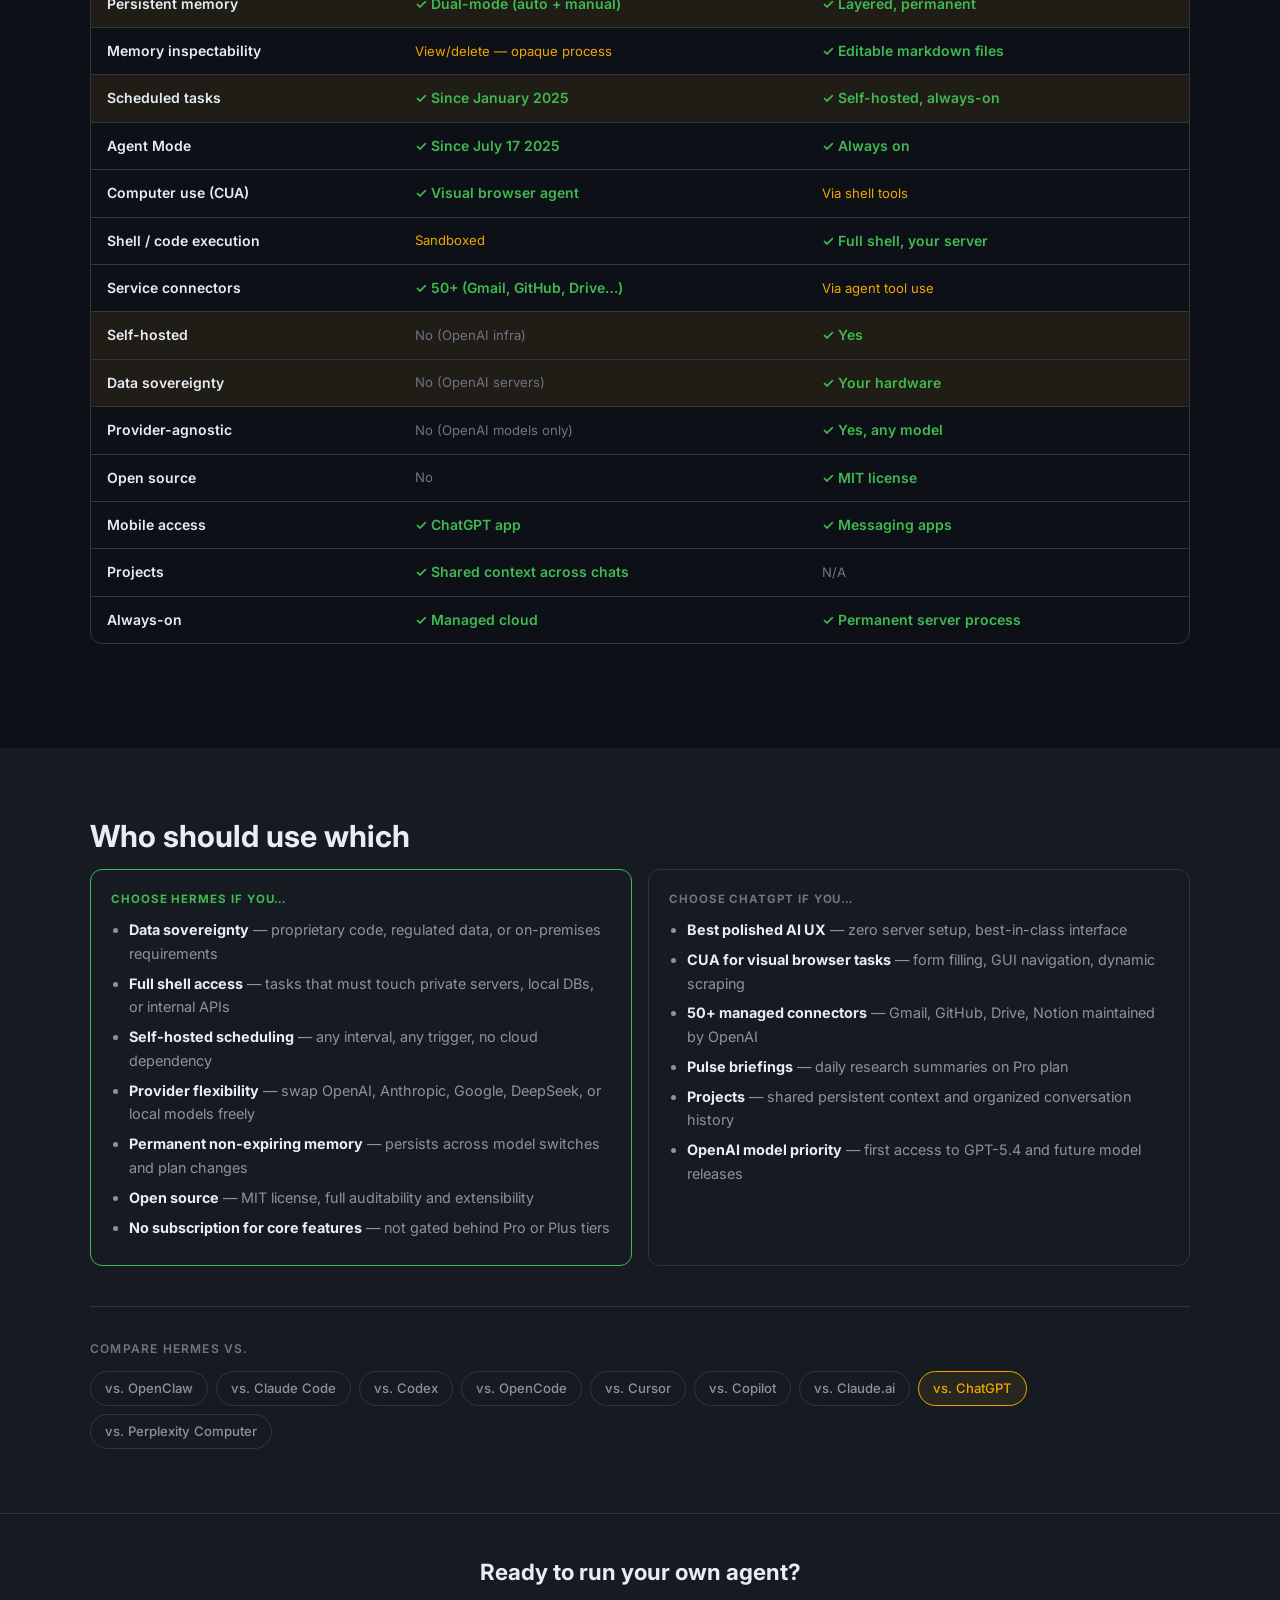
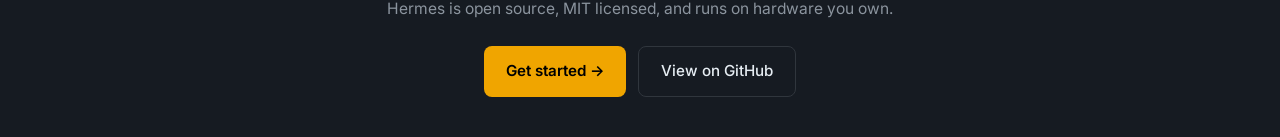
<file: compare/chatgpt.html>
<!DOCTYPE html>
<html lang="en" data-theme="dark">
<head>
  <meta charset="UTF-8" />
  <meta name="viewport" content="width=device-width, initial-scale=1.0" />
  <link rel="preconnect" href="https://fonts.googleapis.com" />
  <link rel="preconnect" href="https://fonts.gstatic.com" crossorigin />
  <link href="https://fonts.googleapis.com/css2?family=Inter:wght@300;400;500;600;700;800&family=JetBrains+Mono:wght@400;500&display=swap" rel="stylesheet" />
  <style>
    :root {
      --bg-primary: #0d1117;
      --bg-secondary: #161b22;
      --bg-tertiary: #21262d;
      --bg-card: #161b22;
      --bg-card-hover: #1c2128;
      --border: #30363d;
      --border-hover: #484f58;
      --text-primary: #e6edf3;
      --text-secondary: #8b949e;
      --text-muted: #6e7681;
      --accent: #f0a500;
      --accent-dim: #c88800;
      --accent-glow: rgba(240,165,0,0.15);
      --accent-subtle: rgba(240,165,0,0.08);
      --green: #3fb950;
      --red: #f85149;
      --blue: #58a6ff;
      --purple: #bc8cff;
      --nav-height: 64px;
      --radius: 8px;
      --radius-lg: 12px;
      --shadow: 0 1px 3px rgba(0,0,0,0.4),0 4px 16px rgba(0,0,0,0.3);
    }
    [data-theme="light"] {
      --bg-primary: #ffffff;
      --bg-secondary: #f6f8fa;
      --bg-tertiary: #eaeef2;
      --bg-card: #ffffff;
      --bg-card-hover: #f6f8fa;
      --border: #d0d7de;
      --border-hover: #9198a1;
      --text-primary: #1f2328;
      --text-secondary: #656d76;
      --text-muted: #9198a1;
      --accent: #c07800;
      --accent-dim: #a06000;
      --accent-glow: rgba(192,120,0,0.12);
      --accent-subtle: rgba(192,120,0,0.06);
      --green: #1a7f37;
      --red: #cf222e;
      --blue: #0969da;
      --purple: #7c3aed;
      --shadow: 0 1px 3px rgba(0,0,0,0.1),0 4px 16px rgba(0,0,0,0.06);
    }
    *,*::before,*::after{box-sizing:border-box;margin:0;padding:0}
    html{scroll-behavior:smooth;font-size:16px;overflow-x:hidden}
    body{font-family:'Inter',-apple-system,BlinkMacSystemFont,'Segoe UI',sans-serif;background:var(--bg-primary);color:var(--text-primary);line-height:1.6;transition:background 0.2s,color 0.2s;-webkit-font-smoothing:antialiased}
    a{color:var(--accent);text-decoration:none;transition:color 0.15s}
    a:hover{color:var(--accent-dim)}
    img{max-width:100%}
    ::-webkit-scrollbar{width:6px;height:6px}
    ::-webkit-scrollbar-track{background:var(--bg-secondary)}
    ::-webkit-scrollbar-thumb{background:var(--border);border-radius:3px}
    /* Nav */
    #nav{position:fixed;top:0;left:0;right:0;height:var(--nav-height);background:rgba(13,17,23,0.92);backdrop-filter:blur(12px);-webkit-backdrop-filter:blur(12px);border-bottom:1px solid var(--border);z-index:1000}
    [data-theme="light"] #nav{background:rgba(255,255,255,0.92)}
    .nav-inner{max-width:1100px;margin:0 auto;padding:0 24px;height:100%;display:flex;align-items:center;justify-content:space-between;gap:16px}
    .nav-logo{display:flex;align-items:center;gap:10px;font-weight:700;font-size:1.1rem;color:var(--text-primary);text-decoration:none;flex-shrink:0}
    .nav-logo-icon{width:32px;height:32px;background:linear-gradient(135deg,var(--accent),var(--accent-dim));border-radius:8px;display:flex;align-items:center;justify-content:center;font-size:18px;line-height:1}
    .nav-back{display:flex;align-items:center;gap:6px;color:var(--text-secondary);font-size:0.875rem;font-weight:500;padding:6px 12px;border-radius:6px;transition:color 0.15s,background 0.15s;text-decoration:none}
    .nav-back:hover{color:var(--text-primary);background:var(--bg-tertiary)}
    .btn-theme{background:none;border:1px solid var(--border);color:var(--text-secondary);cursor:pointer;padding:7px 10px;border-radius:6px;font-size:15px;line-height:1;transition:border-color 0.15s,color 0.15s,background 0.15s}
    .btn-theme:hover{border-color:var(--border-hover);color:var(--text-primary);background:var(--bg-tertiary)}
    .btn-cta{background:var(--accent);color:#000;font-size:0.8rem;font-weight:600;padding:7px 14px;border-radius:6px;border:none;cursor:pointer;text-decoration:none;display:inline-block;transition:background 0.15s,transform 0.1s;white-space:nowrap}
    .btn-cta:hover{background:var(--accent-dim);color:#000;transform:translateY(-1px)}
    /* Layout */
    main{padding-top:var(--nav-height)}
    .hero{padding:60px 24px 48px;background:var(--bg-primary)}
    .hero::before{content:'';position:absolute;top:-200px;left:50%;transform:translateX(-50%);width:800px;height:400px;background:radial-gradient(ellipse at center,var(--accent-glow) 0%,transparent 70%);pointer-events:none}
    .container{max-width:1100px;margin:0 auto;position:relative}
    .section{padding:64px 24px}
    .section-alt{background:var(--bg-secondary)}
    /* Breadcrumb */
    .breadcrumb{display:flex;align-items:center;gap:8px;font-size:0.8rem;color:var(--text-muted);margin-bottom:24px;flex-wrap:wrap}
    .breadcrumb a{color:var(--text-muted)}
    .breadcrumb a:hover{color:var(--accent)}
    .breadcrumb-sep{opacity:0.4}
    /* Hero content */
    .page-label{font-size:0.75rem;font-weight:600;letter-spacing:0.1em;text-transform:uppercase;color:var(--accent);margin-bottom:12px}
    .page-title{font-size:clamp(2rem,5vw,3.2rem);font-weight:800;line-height:1.1;letter-spacing:-0.02em;margin-bottom:16px}
    .page-sub{font-size:1.05rem;color:var(--text-secondary);max-width:680px;line-height:1.7;margin-bottom:32px}
    /* Verdict banner */
    .verdict{display:flex;align-items:flex-start;gap:16px;background:var(--accent-subtle);border:1px solid rgba(240,165,0,0.2);border-radius:var(--radius-lg);padding:20px 24px;margin-bottom:48px}
    [data-theme="light"] .verdict{border-color:rgba(192,120,0,0.2)}
    .verdict-icon{font-size:1.6rem;flex-shrink:0;line-height:1}
    .verdict-text strong{color:var(--text-primary);display:block;margin-bottom:4px;font-size:1rem}
    .verdict-text p{color:var(--text-secondary);font-size:0.9rem;line-height:1.6;margin:0}
    /* Section titles */
    .section-title{font-size:clamp(1.4rem,3vw,1.9rem);font-weight:700;margin-bottom:8px;color:var(--text-primary)}
    .section-body{font-size:1rem;color:var(--text-secondary);max-width:720px;line-height:1.7;margin-bottom:32px}
    /* Feature comparison grid */
    .feature-compare{display:grid;grid-template-columns:1fr 1fr;gap:24px;margin-bottom:40px}
    @media(max-width:700px){.feature-compare{grid-template-columns:1fr}}
    .fc-col{background:var(--bg-card);border:1px solid var(--border);border-radius:var(--radius-lg);padding:24px}
    .fc-col.hermes{border-color:var(--accent);border-width:2px}
    .fc-col-label{font-size:0.75rem;font-weight:700;letter-spacing:0.08em;text-transform:uppercase;margin-bottom:16px;color:var(--text-muted)}
    .fc-col.hermes .fc-col-label{color:var(--accent)}
    .fc-col-name{font-size:1.1rem;font-weight:700;color:var(--text-primary);margin-bottom:20px}
    .fc-row{display:flex;align-items:flex-start;gap:10px;padding:9px 0;border-bottom:1px solid var(--border)}
    .fc-row:last-child{border-bottom:none}
    .fc-key{flex:1;font-size:0.875rem;color:var(--text-secondary)}
    .fc-val{font-size:0.875rem;font-weight:500;text-align:right;min-width:60px}
    .fc-val.yes{color:var(--green)}
    .fc-val.no{color:var(--text-muted)}
    .fc-val.partial{color:var(--accent)}
    .fc-val.preview{color:var(--purple)}
    .fc-val.cloud{color:var(--blue)}
    /* Narrative sections */
    .narrative{max-width:780px;min-width:0;word-break:break-word}
    .narrative h3{font-size:1.1rem;font-weight:700;color:var(--text-primary);margin:32px 0 10px}
    .narrative h3:first-child{margin-top:0}
    .narrative p{font-size:0.975rem;color:var(--text-secondary);line-height:1.75;margin-bottom:16px}
    .narrative ul{padding-left:20px;margin-bottom:16px}
    .narrative li{font-size:0.975rem;color:var(--text-secondary);line-height:1.7;margin-bottom:6px}
    .narrative strong{color:var(--text-primary)}
    .narrative a{color:var(--accent)}
    /* Full comparison table */
    .table-wrap{overflow-x:auto;border-radius:var(--radius-lg);border:1px solid var(--border);margin:24px 0 40px}
    table{width:100%;border-collapse:collapse;font-size:0.875rem}
    thead th{background:var(--bg-tertiary);color:var(--text-secondary);font-weight:600;font-size:0.78rem;letter-spacing:0.04em;text-transform:uppercase;padding:12px 16px;text-align:left;border-bottom:1px solid var(--border);white-space:nowrap}
    thead th:first-child{color:var(--text-primary)}
    tbody tr{border-bottom:1px solid var(--border);transition:background 0.1s}
    tbody tr:last-child{border-bottom:none}
    tbody tr:hover{background:var(--bg-card-hover)}
    tbody tr.hl{background:var(--accent-subtle)}
    tbody tr.hl:hover{background:rgba(240,165,0,0.12)}
    tbody td{padding:12px 16px;color:var(--text-secondary);vertical-align:middle}
    tbody td:first-child{font-weight:600;color:var(--text-primary);white-space:nowrap}
    .c-yes{color:var(--green);font-weight:600}
    .c-no{color:var(--text-muted);font-size:0.82rem}
    .c-partial{color:var(--accent);font-size:0.82rem}
    .c-cloud{color:var(--blue);font-size:0.82rem}
    .c-prev{color:var(--purple);font-size:0.82rem}
    /* Who section */
    .who-grid{display:grid;grid-template-columns:1fr 1fr;gap:16px;margin-top:8px}
    @media(max-width:600px){.who-grid{grid-template-columns:1fr}}
    .who-card{background:var(--bg-card);border:1px solid var(--border);border-radius:var(--radius-lg);padding:20px}
    .who-card.choose-hermes{border-color:var(--green)}
    .who-card.choose-other{border-color:var(--border)}
    .who-card-label{font-size:0.72rem;font-weight:700;letter-spacing:0.08em;text-transform:uppercase;margin-bottom:10px;color:var(--text-muted)}
    .who-card.choose-hermes .who-card-label{color:var(--green)}
    .who-card ul{padding-left:18px}
    .who-card li{font-size:0.9rem;color:var(--text-secondary);line-height:1.65;margin-bottom:6px}
    .who-card strong{color:var(--text-primary)}
    /* CTA footer */
    .cta-strip{background:var(--bg-secondary);border-top:1px solid var(--border);padding:40px 24px;text-align:center}
    .cta-strip h2{font-size:1.4rem;font-weight:700;margin-bottom:8px}
    .cta-strip p{color:var(--text-secondary);margin-bottom:24px;font-size:0.975rem}
    .cta-btns{display:flex;gap:12px;justify-content:center;flex-wrap:wrap}
    .btn-primary{display:inline-flex;align-items:center;gap:6px;background:var(--accent);color:#000;font-weight:600;font-size:0.95rem;padding:12px 22px;border-radius:8px;transition:background 0.15s,transform 0.1s}
    .btn-primary:hover{background:var(--accent-dim);color:#000;transform:translateY(-1px)}
    .btn-secondary{display:inline-flex;align-items:center;gap:6px;background:var(--bg-card);border:1px solid var(--border);color:var(--text-primary);font-weight:500;font-size:0.95rem;padding:12px 22px;border-radius:8px;transition:border-color 0.15s,background 0.15s}
    .btn-secondary:hover{border-color:var(--border-hover);background:var(--bg-card-hover);color:var(--text-primary)}
    /* Nav between compare pages */
    .compare-nav{display:flex;flex-wrap:wrap;gap:8px;margin-top:40px;padding-top:32px;border-top:1px solid var(--border)}
    .compare-nav-label{width:100%;font-size:0.75rem;font-weight:600;letter-spacing:0.1em;text-transform:uppercase;color:var(--text-muted);margin-bottom:4px}
    .cpill{display:inline-block;padding:6px 14px;border:1px solid var(--border);border-radius:100px;font-size:0.82rem;font-weight:500;color:var(--text-secondary);transition:border-color 0.15s,color 0.15s,background 0.15s}
    .cpill:hover{border-color:var(--accent);color:var(--accent);background:var(--accent-subtle)}
    .cpill.active{border-color:var(--accent);color:var(--accent);background:var(--accent-subtle)}
    /* Responsive */
    /* ── Mobile nav: prevent 3-item nav overflow ── */
    @media(max-width:640px){
      .nav-back{display:none}
      .btn-cta{display:none}
      .nav-inner{gap:8px}
    }
    @media(max-width:768px){
      .section{padding:48px 16px}
      .hero{padding:48px 16px 36px}
      .feature-compare{grid-template-columns:1fr}
    }
  
    /* HAMBURGER */
    .hamburger{display:none;flex-direction:column;gap:5px;cursor:pointer;padding:6px;border:1px solid var(--border);border-radius:6px;background:none;transition:border-color 0.15s;flex-shrink:0}
    .hamburger:hover{border-color:var(--accent)}
    .hamburger span{display:block;width:20px;height:2px;background:var(--text-secondary);border-radius:2px;transition:transform 0.2s,opacity 0.2s}
    .hamburger.open span:nth-child(1){transform:translateY(7px) rotate(45deg)}
    .hamburger.open span:nth-child(2){opacity:0}
    .hamburger.open span:nth-child(3){transform:translateY(-7px) rotate(-45deg)}
    #compare-mobile-menu{display:none;position:fixed;top:var(--nav-height,64px);left:0;right:0;background:var(--bg-secondary,#161b22);border-bottom:1px solid var(--border,#30363d);padding:16px 24px;z-index:999;flex-direction:column;gap:4px}
    #compare-mobile-menu.open{display:flex}
    #compare-mobile-menu a{color:var(--text-secondary,#8b949e);font-size:0.95rem;font-weight:500;padding:10px 12px;border-radius:6px;text-decoration:none;transition:color 0.15s,background 0.15s}
    #compare-mobile-menu a:hover{color:var(--text-primary,#e6edf3);background:var(--bg-tertiary,#21262d)}
    #compare-mobile-menu a.accent{color:var(--accent,#f0a500)}
    #compare-mobile-menu .menu-divider{height:1px;background:var(--border,#30363d);margin:4px 0}
    @media(max-width:640px){
      .hamburger{display:flex}
      .btn-cta{display:none}
      .nav-back{display:none}
    }
    </style>
  <title>Hermes vs. ChatGPT | Comparison</title>
  <meta name="description" content="Hermes vs. ChatGPT — how Hermes compares to ChatGPT Agent Mode, Scheduled Tasks, CUA, and dual-mode memory in 2025-2026." />
</head>
<body>
<nav id="nav">
  <div class="nav-inner">
    <a href="../index.html" class="nav-logo">
      <div class="nav-logo-icon">⚡</div>
      Hermes
    </a>
    <a href="../index.html#compare" class="nav-back"><span>← All comparisons</span></a>
    <div style="display:flex;align-items:center;gap:8px;flex-shrink:0">
      <button class="btn-theme" id="theme-toggle" aria-label="Toggle theme">🌙</button>
      <a href="https://hermes-agent.nousresearch.com/docs/getting-started/installation" class="btn-cta" target="_blank" rel="noopener">Get started →</a>
    </div>
  </div>
  <button class="hamburger" id="compare-hamburger" aria-label="Open menu" aria-expanded="false"><span></span><span></span><span></span></button>
</nav>

<div id="compare-mobile-menu">
  <a href="../index.html">⚡ Hermes Home</a>
  <a href="../index.html#compare">← All comparisons</a>
  <div class="menu-divider"></div>
  <a href="../eli5/" class="accent">🧠 ELI5</a>
  <a href="../models/" class="accent">🤖 Best Models</a>
  <a href="../community/" class="accent">🌎 Community</a>
  <a href="https://hermes-agent.nousresearch.com/docs/getting-started/installation" target="_blank" rel="noopener" class="accent">Get started →</a>
</div>
<main>
  <!-- HERO -->
  <section class="hero" style="position:relative;overflow:hidden">
    <div class="container">
      <div class="breadcrumb">
        <a href="../index.html">Hermes</a>
        <span class="breadcrumb-sep">/</span>
        <a href="../index.html#compare">Comparisons</a>
        <span class="breadcrumb-sep">/</span>
        <span>vs. ChatGPT</span>
      </div>
      <div class="page-label">Comparison</div>
      <h1 class="page-title">Hermes vs. ChatGPT</h1>
      <p class="page-sub">ChatGPT has Agent Mode (July 2025), Scheduled Tasks (January 2025), a computer-using agent, Projects, 50+ connectors, and dual-mode memory. It's not a passive Q&amp;A tool.</p>
      <div class="verdict">
        <div class="verdict-icon">💬</div>
        <div class="verdict-text">
          <strong>Bottom line</strong>
          <p>ChatGPT is one of the most capable cloud AI platforms. Hermes gives you comparable capabilities plus full shell access, any model, and execution on hardware you own. The core choice is data sovereignty and control vs. managed convenience.</p>
        </div>
      </div>
    </div>
  </section>

  <!-- FEATURE COMPARE GRID -->
  <section class="section">
    <div class="container">
      <h2 class="section-title">Quick comparison</h2>
      <p class="section-body">Side-by-side feature snapshot. Scroll down for the full comparison table and narrative.</p>
      <div class="feature-compare">
        <!-- Hermes col -->
        <div class="fc-col hermes">
          <div class="fc-col-label">Self-hosted</div>
          <div class="fc-col-name">Hermes</div>
          <div class="fc-row"><span class="fc-key">Persistent memory</span><span class="fc-val yes">Yes, layered, permanent</span></div>
          <div class="fc-row"><span class="fc-key">Scheduled tasks</span><span class="fc-val yes">Yes, self-hosted, any interval</span></div>
          <div class="fc-row"><span class="fc-key">Agent Mode</span><span class="fc-val yes">Yes (always on)</span></div>
          <div class="fc-row"><span class="fc-key">Computer use</span><span class="fc-val partial">Via shell tools</span></div>
          <div class="fc-row"><span class="fc-key">Service connectors</span><span class="fc-val partial">Via agent tool use</span></div>
          <div class="fc-row"><span class="fc-key">Shell access</span><span class="fc-val yes">Full, your server</span></div>
          <div class="fc-row"><span class="fc-key">Self-hosted</span><span class="fc-val yes">Yes</span></div>
          <div class="fc-row"><span class="fc-key">Provider-agnostic</span><span class="fc-val yes">Yes</span></div>
          <div class="fc-row"><span class="fc-key">Open source</span><span class="fc-val yes">Yes, MIT</span></div>
          <div class="fc-row"><span class="fc-key">Memory inspectability</span><span class="fc-val yes">Yes, editable markdown</span></div>
          <div class="fc-row"><span class="fc-key">Data sovereignty</span><span class="fc-val yes">Yes, your hardware</span></div>
          <div class="fc-row"><span class="fc-key">Projects / conversation org</span><span class="fc-val no">N/A</span></div>
          <div class="fc-row"><span class="fc-key">ChatGPT Pulse</span><span class="fc-val no">N/A</span></div>
          <div class="fc-row"><span class="fc-key">Mobile access</span><span class="fc-val yes">Yes (messaging apps)</span></div>
        </div>
        <!-- ChatGPT col -->
        <div class="fc-col">
          <div class="fc-col-label">Cloud managed</div>
          <div class="fc-col-name">ChatGPT</div>
          <div class="fc-row"><span class="fc-key">Persistent memory</span><span class="fc-val yes">Yes, dual-mode (auto + manual)</span></div>
          <div class="fc-row"><span class="fc-key">Scheduled tasks</span><span class="fc-val yes">Yes, since January 2025</span></div>
          <div class="fc-row"><span class="fc-key">Agent Mode</span><span class="fc-val yes">Yes, launched July 17 2025</span></div>
          <div class="fc-row"><span class="fc-key">Computer use</span><span class="fc-val yes">Yes (CUA - computer-using agent)</span></div>
          <div class="fc-row"><span class="fc-key">Service connectors</span><span class="fc-val yes">50+ (Gmail, GitHub, Google Drive, etc.)</span></div>
          <div class="fc-row"><span class="fc-key">Shell access</span><span class="fc-val partial">Sandboxed</span></div>
          <div class="fc-row"><span class="fc-key">Self-hosted</span><span class="fc-val no">No (OpenAI infrastructure)</span></div>
          <div class="fc-row"><span class="fc-key">Provider-agnostic</span><span class="fc-val no">No (OpenAI models only)</span></div>
          <div class="fc-row"><span class="fc-key">Open source</span><span class="fc-val no">No</span></div>
          <div class="fc-row"><span class="fc-key">Memory inspectability</span><span class="fc-val partial">View/delete but opaque process</span></div>
          <div class="fc-row"><span class="fc-key">Data sovereignty</span><span class="fc-val no">No (OpenAI servers)</span></div>
          <div class="fc-row"><span class="fc-key">Projects / conversation org</span><span class="fc-val yes">Yes (Projects with shared context)</span></div>
          <div class="fc-row"><span class="fc-key">ChatGPT Pulse</span><span class="fc-val partial">Yes (Pro: daily research briefings)</span></div>
          <div class="fc-row"><span class="fc-key">Mobile access</span><span class="fc-val yes">Yes (ChatGPT app)</span></div>
        </div>
      </div>
    </div>
  </section>

  <!-- NARRATIVE -->
  <section class="section section-alt">
    <div class="container">
      <h2 class="section-title">ChatGPT in 2025–2026</h2>
      <div class="narrative">
        <h3>ChatGPT is not passive Q&amp;A</h3>
        <p><strong>Agent Mode</strong> launched July 17, 2025 — autonomous multi-step task execution with web browsing, code execution, and file operations. <strong>Scheduled Tasks</strong> arrived January 2025 for recurring prompts. The <strong>computer-using agent (CUA)</strong> adds visual browser control for web-based workflows. <strong>Projects</strong> provide shared persistent context across conversations. <strong>Pulse</strong> (Pro plan) delivers daily research briefings. Dual-mode memory — background auto-extraction plus manual pins — and 50+ connectors including Gmail, GitHub, Google Drive, and Notion make this a substantial autonomous platform.</p>

        <h3>Memory: dual-mode vs. inspectable files</h3>
        <p>ChatGPT's memory works in two modes: background auto-extraction where the model decides what's worth remembering, plus manual memory pins you add yourself. You can view and delete stored memories, but the extraction logic is opaque — you don't see the raw files or control the process. Critically, switching between different model versions can affect memory state.</p>
        <p>Hermes stores all memory as <strong>plain markdown files</strong> on your filesystem. You can open them in any editor, modify them, version-control them with git, and they persist regardless of which model backend you use. Eight optional external memory providers (vector databases, graph stores) are available for more advanced retrieval patterns.</p>

        <h3>Scheduled tasks: cloud vs. self-hosted execution</h3>
        <p>ChatGPT Scheduled Tasks run on OpenAI's servers in a sandboxed environment. They can call web APIs and trigger connected services, but they cannot touch your internal databases, local network resources, private code repositories, or any system behind your firewall. Hermes scheduled tasks run on your server with full shell access: local PostgreSQL, Redis, private Git repos, internal APIs, network hardware — anything reachable from your machine is in scope.</p>
        <p>For tasks that only need public web access, ChatGPT's scheduling is convenient. For tasks that need to touch private infrastructure, there is no substitution.</p>

        <h3>Computer use (CUA) vs. shell access</h3>
        <p>ChatGPT's CUA is genuinely impressive for <strong>visual web tasks</strong>: filling forms, navigating GUIs, scraping dynamic pages, operating cloud dashboards. It controls a hosted browser and sees screenshots. Hermes shell access is better for <strong>server-side automation</strong>: running scripts, managing files, querying databases, calling CLIs, deploying code. These are complementary tools for different jobs — CUA for the visual web layer, shell for the server layer.</p>

        <h3>The data question</h3>
        <p>Every message, file, and tool result you send to ChatGPT transits OpenAI's servers. For personal productivity tasks, this is a non-issue. For <strong>proprietary source code</strong>, regulated personal data (HIPAA, GDPR), credentials, financial data, or workflows that by policy must stay on-premises, it is a hard boundary. Hermes runs entirely on your hardware — network calls only leave your server when you explicitly call an external API. Your data residency and retention are entirely in your control.</p>
      </div>
    </div>
  </section>

  <!-- FULL COMPARISON TABLE -->
  <section class="section">
    <div class="container">
      <h2 class="section-title">Full comparison table</h2>
      <div class="table-wrap">
        <table>
          <thead>
            <tr>
              <th>Feature</th>
              <th>ChatGPT</th>
              <th>Hermes</th>
            </tr>
          </thead>
          <tbody>
            <tr class="hl">
              <td>Persistent memory</td>
              <td class="c-yes">✓ Dual-mode (auto + manual)</td>
              <td class="c-yes">✓ Layered, permanent</td>
            </tr>
            <tr>
              <td>Memory inspectability</td>
              <td class="c-partial">View/delete — opaque process</td>
              <td class="c-yes">✓ Editable markdown files</td>
            </tr>
            <tr class="hl">
              <td>Scheduled tasks</td>
              <td class="c-yes">✓ Since January 2025</td>
              <td class="c-yes">✓ Self-hosted, always-on</td>
            </tr>
            <tr>
              <td>Agent Mode</td>
              <td class="c-yes">✓ Since July 17 2025</td>
              <td class="c-yes">✓ Always on</td>
            </tr>
            <tr>
              <td>Computer use (CUA)</td>
              <td class="c-yes">✓ Visual browser agent</td>
              <td class="c-partial">Via shell tools</td>
            </tr>
            <tr>
              <td>Shell / code execution</td>
              <td class="c-partial">Sandboxed</td>
              <td class="c-yes">✓ Full shell, your server</td>
            </tr>
            <tr>
              <td>Service connectors</td>
              <td class="c-yes">✓ 50+ (Gmail, GitHub, Drive…)</td>
              <td class="c-partial">Via agent tool use</td>
            </tr>
            <tr class="hl">
              <td>Self-hosted</td>
              <td class="c-no">No (OpenAI infra)</td>
              <td class="c-yes">✓ Yes</td>
            </tr>
            <tr class="hl">
              <td>Data sovereignty</td>
              <td class="c-no">No (OpenAI servers)</td>
              <td class="c-yes">✓ Your hardware</td>
            </tr>
            <tr>
              <td>Provider-agnostic</td>
              <td class="c-no">No (OpenAI models only)</td>
              <td class="c-yes">✓ Yes, any model</td>
            </tr>
            <tr>
              <td>Open source</td>
              <td class="c-no">No</td>
              <td class="c-yes">✓ MIT license</td>
            </tr>
            <tr>
              <td>Mobile access</td>
              <td class="c-yes">✓ ChatGPT app</td>
              <td class="c-yes">✓ Messaging apps</td>
            </tr>
            <tr>
              <td>Projects</td>
              <td class="c-yes">✓ Shared context across chats</td>
              <td class="c-no">N/A</td>
            </tr>
            <tr>
              <td>Always-on</td>
              <td class="c-yes">✓ Managed cloud</td>
              <td class="c-yes">✓ Permanent server process</td>
            </tr>
          </tbody>
        </table>
      </div>
    </div>
  </section>

  <!-- WHO SECTION -->
  <section class="section section-alt">
    <div class="container">
      <h2 class="section-title">Who should use which</h2>
      <div class="who-grid">
        <div class="who-card choose-hermes">
          <div class="who-card-label">Choose Hermes if you…</div>
          <ul>
            <li><strong>Data sovereignty</strong> — proprietary code, regulated data, or on-premises requirements</li>
            <li><strong>Full shell access</strong> — tasks that must touch private servers, local DBs, or internal APIs</li>
            <li><strong>Self-hosted scheduling</strong> — any interval, any trigger, no cloud dependency</li>
            <li><strong>Provider flexibility</strong> — swap OpenAI, Anthropic, Google, DeepSeek, or local models freely</li>
            <li><strong>Permanent non-expiring memory</strong> — persists across model switches and plan changes</li>
            <li><strong>Open source</strong> — MIT license, full auditability and extensibility</li>
            <li><strong>No subscription for core features</strong> — not gated behind Pro or Plus tiers</li>
          </ul>
        </div>
        <div class="who-card choose-other">
          <div class="who-card-label">Choose ChatGPT if you…</div>
          <ul>
            <li><strong>Best polished AI UX</strong> — zero server setup, best-in-class interface</li>
            <li><strong>CUA for visual browser tasks</strong> — form filling, GUI navigation, dynamic scraping</li>
            <li><strong>50+ managed connectors</strong> — Gmail, GitHub, Drive, Notion maintained by OpenAI</li>
            <li><strong>Pulse briefings</strong> — daily research summaries on Pro plan</li>
            <li><strong>Projects</strong> — shared persistent context and organized conversation history</li>
            <li><strong>OpenAI model priority</strong> — first access to GPT-5.4 and future model releases</li>
          </ul>
        </div>
      </div>

      <!-- Compare Nav Pills -->
      <div class="compare-nav">
        <div class="compare-nav-label">Compare Hermes vs.</div>
      <a href="openclaw.html" class="cpill">vs. OpenClaw</a>
      <a href="claude-code.html" class="cpill">vs. Claude Code</a>
      <a href="codex.html" class="cpill">vs. Codex</a>
      <a href="opencode.html" class="cpill">vs. OpenCode</a>
      <a href="cursor.html" class="cpill">vs. Cursor</a>
      <a href="copilot.html" class="cpill">vs. Copilot</a>
      <a href="claude-ai.html" class="cpill">vs. Claude.ai</a>
      <a href="chatgpt.html" class="cpill active">vs. ChatGPT</a>
        <a href="perplexity-computer.html" class="cpill">vs. Perplexity Computer</a>
      </div>
    </div>
  </section>

  <!-- CTA STRIP -->
  <div class="cta-strip">
    <div class="container">
      <h2>Ready to run your own agent?</h2>
      <p>Hermes is open source, MIT licensed, and runs on hardware you own.</p>
      <div class="cta-btns">
        <a href="https://hermes-agent.nousresearch.com/docs/getting-started/installation" class="btn-primary" target="_blank" rel="noopener">Get started →</a>
        <a href="https://github.com/nousresearch/hermes" class="btn-secondary" target="_blank" rel="noopener">View on GitHub</a>
      </div>
    </div>
  </div>
</main>
<script>
  const html = document.documentElement;
  const toggle = document.getElementById('theme-toggle');
  function setTheme(t) {
    html.setAttribute('data-theme', t);
    localStorage.setItem('theme', t);
    toggle.textContent = t === 'light' ? '🌙' : '☀️';
  }
  const saved = localStorage.getItem('theme');
  const prefersDark = window.matchMedia('(prefers-color-scheme: dark)').matches;
  if (saved) setTheme(saved);
  else if (!prefersDark) setTheme('light');
  else setTheme('dark');
  toggle.addEventListener('click', () => setTheme(html.getAttribute('data-theme') === 'dark' ? 'light' : 'dark'));
  // Hamburger
  var cHam = document.getElementById('compare-hamburger');
  var cMenu = document.getElementById('compare-mobile-menu');
  if (cHam && cMenu) {
    cHam.addEventListener('click', function() {
      var open = cMenu.classList.toggle('open');
      cHam.classList.toggle('open', open);
      cHam.setAttribute('aria-expanded', open);
    });
    document.addEventListener('click', function(e) {
      if (!cHam.contains(e.target) && !cMenu.contains(e.target)) {
        cMenu.classList.remove('open');
        cHam.classList.remove('open');
        cHam.setAttribute('aria-expanded', 'false');
      }
    });
  }

</script>
</body>
</html>
</file>
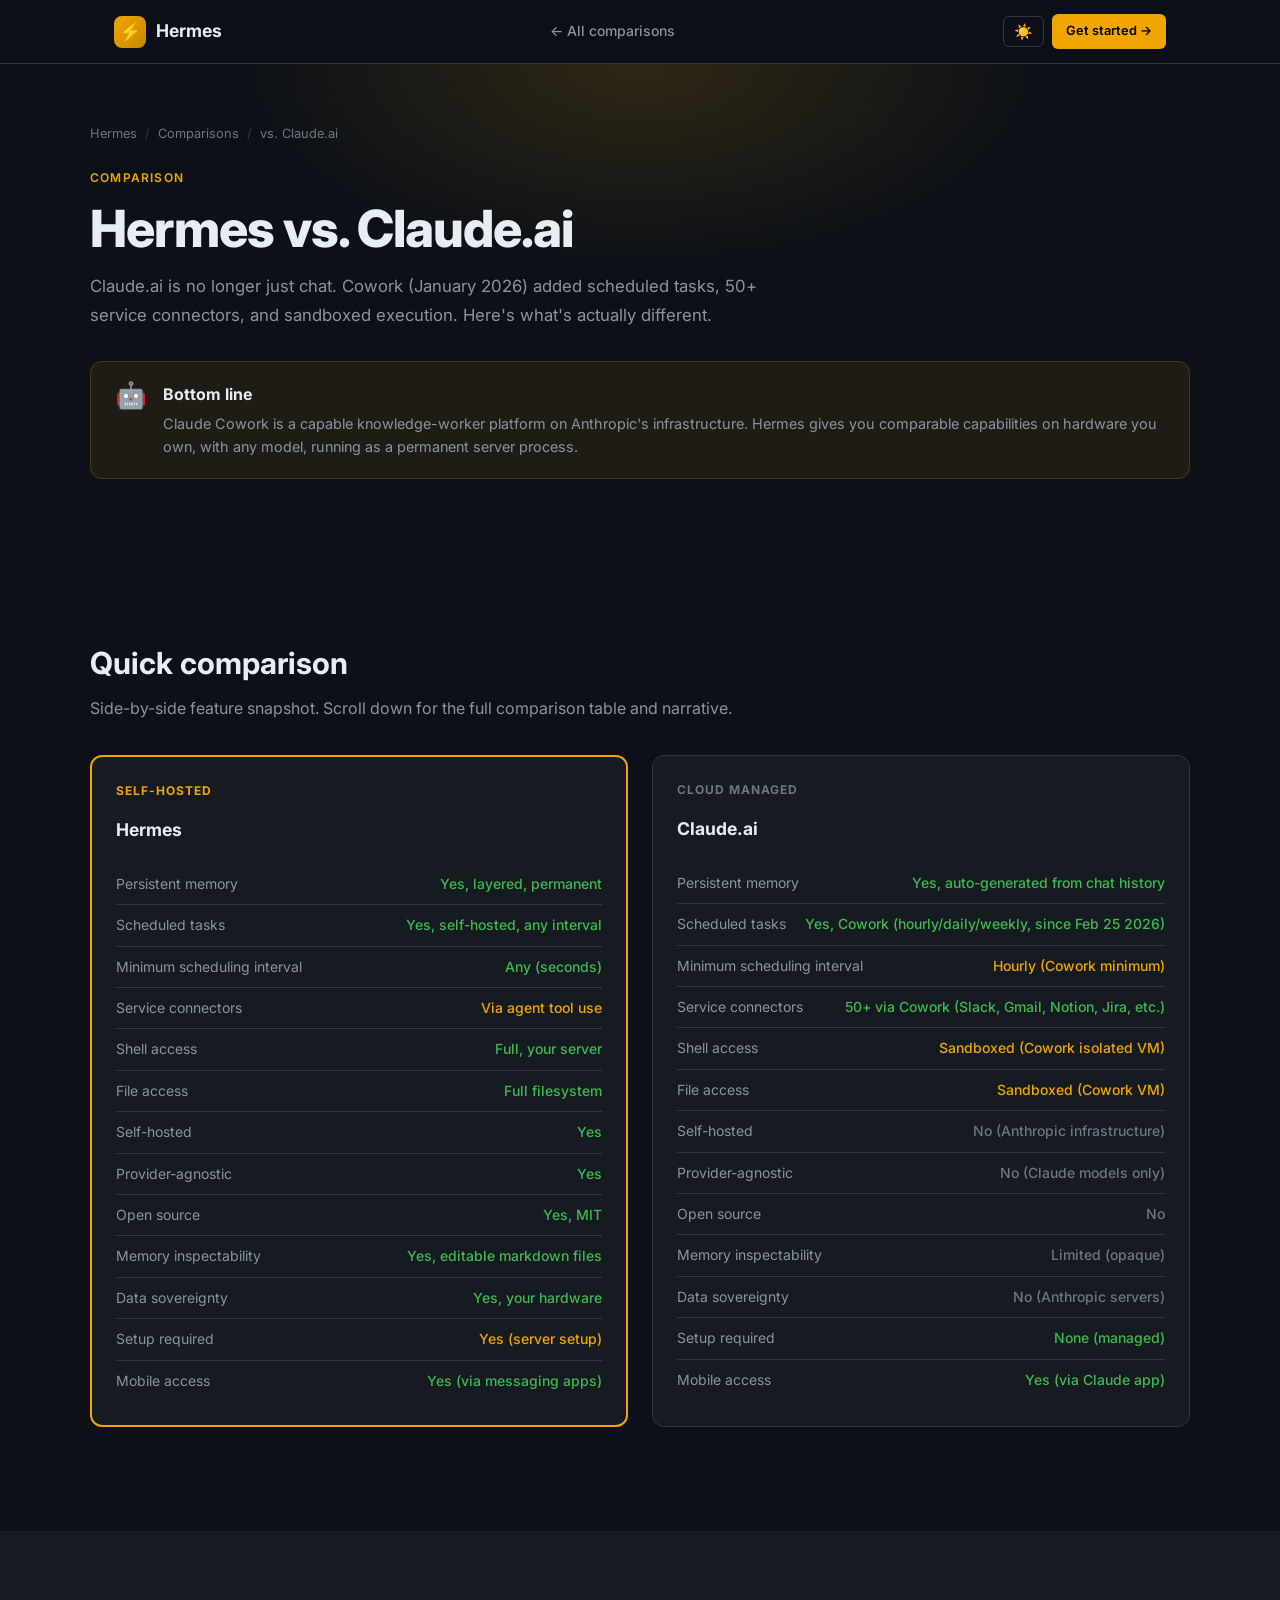
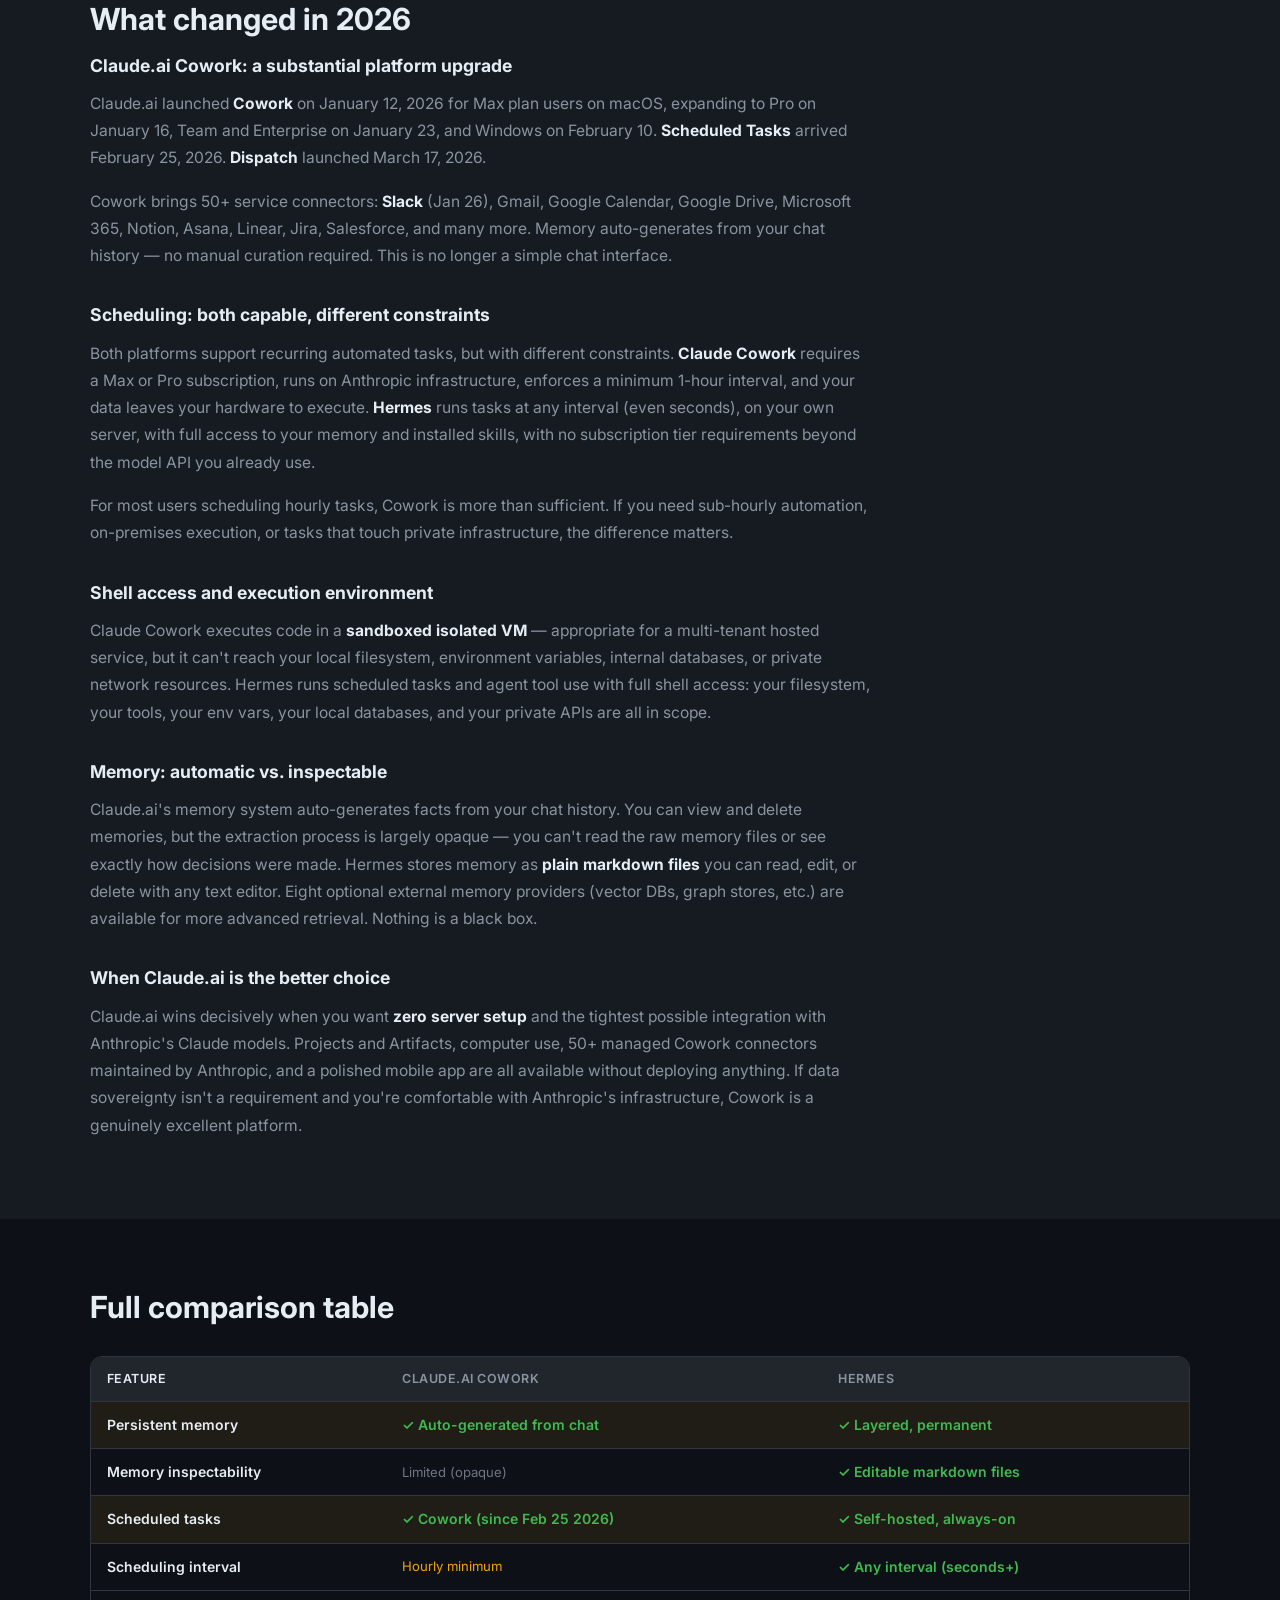
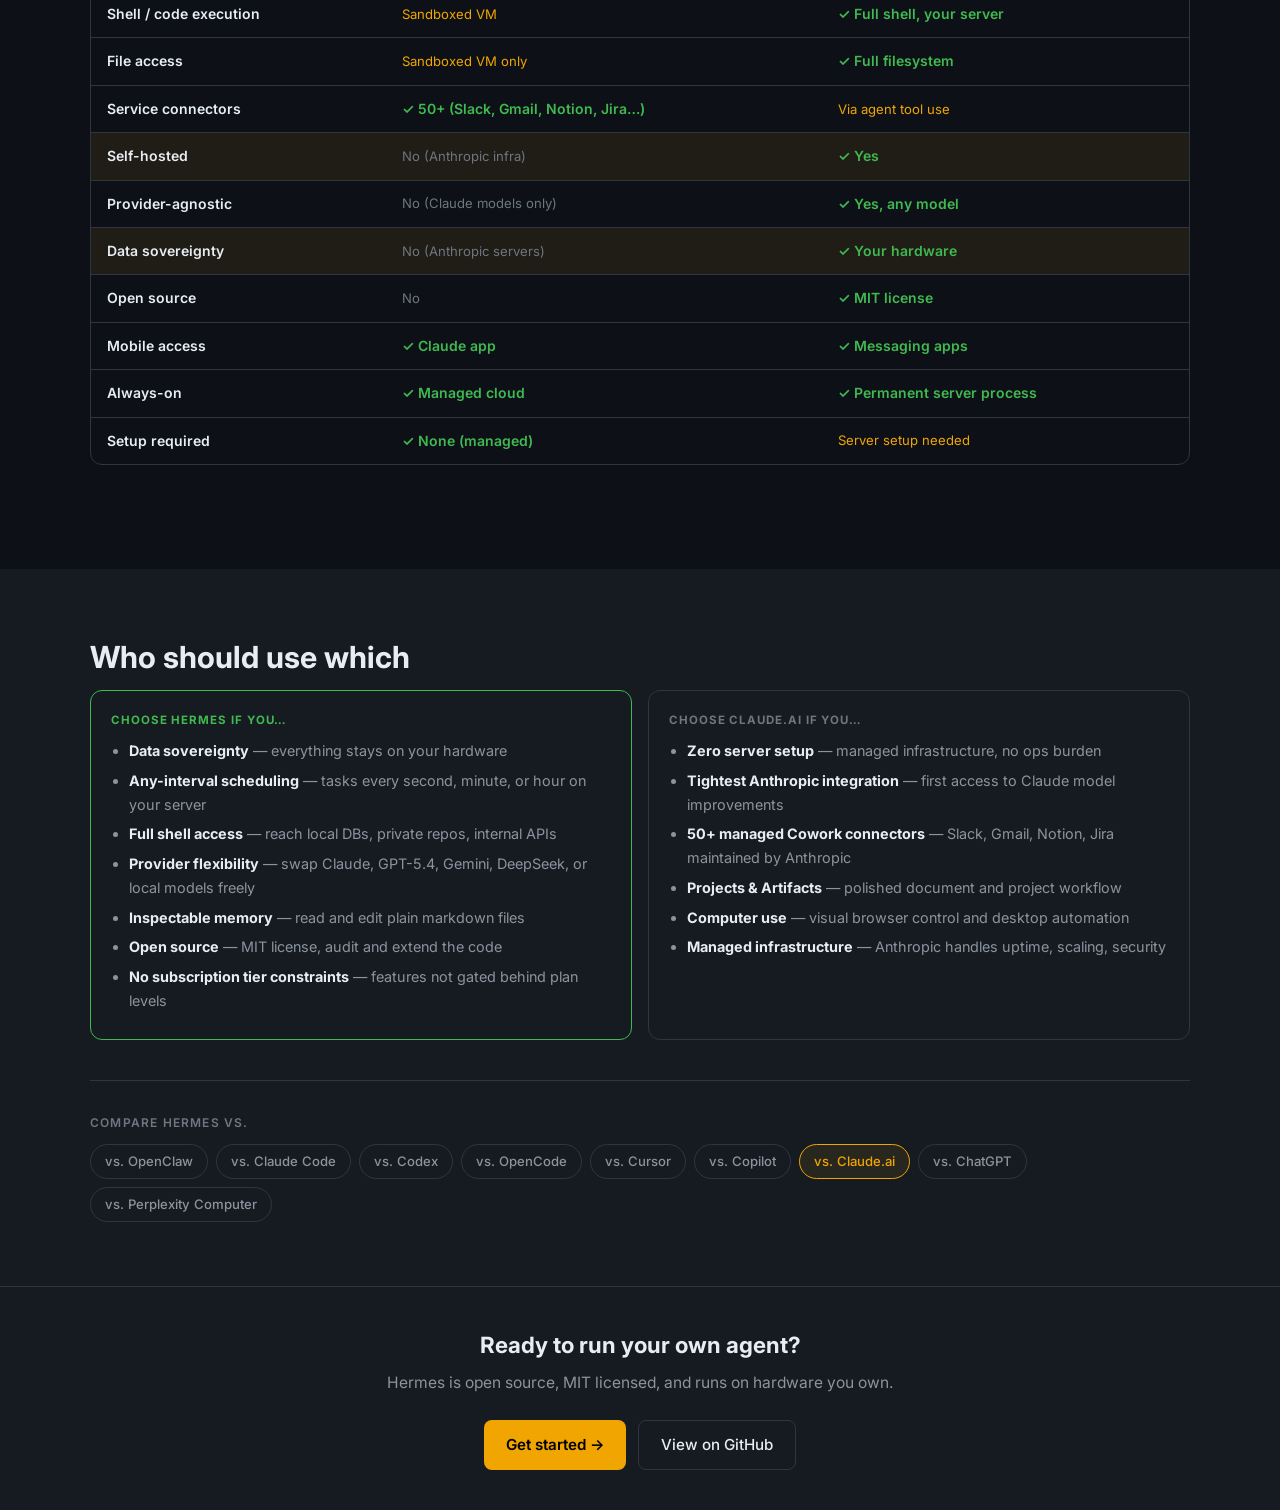
<file: compare/claude-ai.html>
<!DOCTYPE html>
<html lang="en" data-theme="dark">
<head>
  <meta charset="UTF-8" />
  <meta name="viewport" content="width=device-width, initial-scale=1.0" />
  <link rel="preconnect" href="https://fonts.googleapis.com" />
  <link rel="preconnect" href="https://fonts.gstatic.com" crossorigin />
  <link href="https://fonts.googleapis.com/css2?family=Inter:wght@300;400;500;600;700;800&family=JetBrains+Mono:wght@400;500&display=swap" rel="stylesheet" />
  <style>
    :root {
      --bg-primary: #0d1117;
      --bg-secondary: #161b22;
      --bg-tertiary: #21262d;
      --bg-card: #161b22;
      --bg-card-hover: #1c2128;
      --border: #30363d;
      --border-hover: #484f58;
      --text-primary: #e6edf3;
      --text-secondary: #8b949e;
      --text-muted: #6e7681;
      --accent: #f0a500;
      --accent-dim: #c88800;
      --accent-glow: rgba(240,165,0,0.15);
      --accent-subtle: rgba(240,165,0,0.08);
      --green: #3fb950;
      --red: #f85149;
      --blue: #58a6ff;
      --purple: #bc8cff;
      --nav-height: 64px;
      --radius: 8px;
      --radius-lg: 12px;
      --shadow: 0 1px 3px rgba(0,0,0,0.4),0 4px 16px rgba(0,0,0,0.3);
    }
    [data-theme="light"] {
      --bg-primary: #ffffff;
      --bg-secondary: #f6f8fa;
      --bg-tertiary: #eaeef2;
      --bg-card: #ffffff;
      --bg-card-hover: #f6f8fa;
      --border: #d0d7de;
      --border-hover: #9198a1;
      --text-primary: #1f2328;
      --text-secondary: #656d76;
      --text-muted: #9198a1;
      --accent: #c07800;
      --accent-dim: #a06000;
      --accent-glow: rgba(192,120,0,0.12);
      --accent-subtle: rgba(192,120,0,0.06);
      --green: #1a7f37;
      --red: #cf222e;
      --blue: #0969da;
      --purple: #7c3aed;
      --shadow: 0 1px 3px rgba(0,0,0,0.1),0 4px 16px rgba(0,0,0,0.06);
    }
    *,*::before,*::after{box-sizing:border-box;margin:0;padding:0}
    html{scroll-behavior:smooth;font-size:16px;overflow-x:hidden}
    body{font-family:'Inter',-apple-system,BlinkMacSystemFont,'Segoe UI',sans-serif;background:var(--bg-primary);color:var(--text-primary);line-height:1.6;transition:background 0.2s,color 0.2s;-webkit-font-smoothing:antialiased}
    a{color:var(--accent);text-decoration:none;transition:color 0.15s}
    a:hover{color:var(--accent-dim)}
    img{max-width:100%}
    ::-webkit-scrollbar{width:6px;height:6px}
    ::-webkit-scrollbar-track{background:var(--bg-secondary)}
    ::-webkit-scrollbar-thumb{background:var(--border);border-radius:3px}
    /* Nav */
    #nav{position:fixed;top:0;left:0;right:0;height:var(--nav-height);background:rgba(13,17,23,0.92);backdrop-filter:blur(12px);-webkit-backdrop-filter:blur(12px);border-bottom:1px solid var(--border);z-index:1000}
    [data-theme="light"] #nav{background:rgba(255,255,255,0.92)}
    .nav-inner{max-width:1100px;margin:0 auto;padding:0 24px;height:100%;display:flex;align-items:center;justify-content:space-between;gap:16px}
    .nav-logo{display:flex;align-items:center;gap:10px;font-weight:700;font-size:1.1rem;color:var(--text-primary);text-decoration:none;flex-shrink:0}
    .nav-logo-icon{width:32px;height:32px;background:linear-gradient(135deg,var(--accent),var(--accent-dim));border-radius:8px;display:flex;align-items:center;justify-content:center;font-size:18px;line-height:1}
    .nav-back{display:flex;align-items:center;gap:6px;color:var(--text-secondary);font-size:0.875rem;font-weight:500;padding:6px 12px;border-radius:6px;transition:color 0.15s,background 0.15s;text-decoration:none}
    .nav-back:hover{color:var(--text-primary);background:var(--bg-tertiary)}
    .btn-theme{background:none;border:1px solid var(--border);color:var(--text-secondary);cursor:pointer;padding:7px 10px;border-radius:6px;font-size:15px;line-height:1;transition:border-color 0.15s,color 0.15s,background 0.15s}
    .btn-theme:hover{border-color:var(--border-hover);color:var(--text-primary);background:var(--bg-tertiary)}
    .btn-cta{background:var(--accent);color:#000;font-size:0.8rem;font-weight:600;padding:7px 14px;border-radius:6px;border:none;cursor:pointer;text-decoration:none;display:inline-block;transition:background 0.15s,transform 0.1s;white-space:nowrap}
    .btn-cta:hover{background:var(--accent-dim);color:#000;transform:translateY(-1px)}
    /* Layout */
    main{padding-top:var(--nav-height)}
    .hero{padding:60px 24px 48px;background:var(--bg-primary)}
    .hero::before{content:'';position:absolute;top:-200px;left:50%;transform:translateX(-50%);width:800px;height:400px;background:radial-gradient(ellipse at center,var(--accent-glow) 0%,transparent 70%);pointer-events:none}
    .container{max-width:1100px;margin:0 auto;position:relative}
    .section{padding:64px 24px}
    .section-alt{background:var(--bg-secondary)}
    /* Breadcrumb */
    .breadcrumb{display:flex;align-items:center;gap:8px;font-size:0.8rem;color:var(--text-muted);margin-bottom:24px;flex-wrap:wrap}
    .breadcrumb a{color:var(--text-muted)}
    .breadcrumb a:hover{color:var(--accent)}
    .breadcrumb-sep{opacity:0.4}
    /* Hero content */
    .page-label{font-size:0.75rem;font-weight:600;letter-spacing:0.1em;text-transform:uppercase;color:var(--accent);margin-bottom:12px}
    .page-title{font-size:clamp(2rem,5vw,3.2rem);font-weight:800;line-height:1.1;letter-spacing:-0.02em;margin-bottom:16px}
    .page-sub{font-size:1.05rem;color:var(--text-secondary);max-width:680px;line-height:1.7;margin-bottom:32px}
    /* Verdict banner */
    .verdict{display:flex;align-items:flex-start;gap:16px;background:var(--accent-subtle);border:1px solid rgba(240,165,0,0.2);border-radius:var(--radius-lg);padding:20px 24px;margin-bottom:48px}
    [data-theme="light"] .verdict{border-color:rgba(192,120,0,0.2)}
    .verdict-icon{font-size:1.6rem;flex-shrink:0;line-height:1}
    .verdict-text strong{color:var(--text-primary);display:block;margin-bottom:4px;font-size:1rem}
    .verdict-text p{color:var(--text-secondary);font-size:0.9rem;line-height:1.6;margin:0}
    /* Section titles */
    .section-title{font-size:clamp(1.4rem,3vw,1.9rem);font-weight:700;margin-bottom:8px;color:var(--text-primary)}
    .section-body{font-size:1rem;color:var(--text-secondary);max-width:720px;line-height:1.7;margin-bottom:32px}
    /* Feature comparison grid */
    .feature-compare{display:grid;grid-template-columns:1fr 1fr;gap:24px;margin-bottom:40px}
    @media(max-width:700px){.feature-compare{grid-template-columns:1fr}}
    .fc-col{background:var(--bg-card);border:1px solid var(--border);border-radius:var(--radius-lg);padding:24px}
    .fc-col.hermes{border-color:var(--accent);border-width:2px}
    .fc-col-label{font-size:0.75rem;font-weight:700;letter-spacing:0.08em;text-transform:uppercase;margin-bottom:16px;color:var(--text-muted)}
    .fc-col.hermes .fc-col-label{color:var(--accent)}
    .fc-col-name{font-size:1.1rem;font-weight:700;color:var(--text-primary);margin-bottom:20px}
    .fc-row{display:flex;align-items:flex-start;gap:10px;padding:9px 0;border-bottom:1px solid var(--border)}
    .fc-row:last-child{border-bottom:none}
    .fc-key{flex:1;font-size:0.875rem;color:var(--text-secondary)}
    .fc-val{font-size:0.875rem;font-weight:500;text-align:right;min-width:60px}
    .fc-val.yes{color:var(--green)}
    .fc-val.no{color:var(--text-muted)}
    .fc-val.partial{color:var(--accent)}
    .fc-val.preview{color:var(--purple)}
    .fc-val.cloud{color:var(--blue)}
    /* Narrative sections */
    .narrative{max-width:780px;min-width:0;word-break:break-word}
    .narrative h3{font-size:1.1rem;font-weight:700;color:var(--text-primary);margin:32px 0 10px}
    .narrative h3:first-child{margin-top:0}
    .narrative p{font-size:0.975rem;color:var(--text-secondary);line-height:1.75;margin-bottom:16px}
    .narrative ul{padding-left:20px;margin-bottom:16px}
    .narrative li{font-size:0.975rem;color:var(--text-secondary);line-height:1.7;margin-bottom:6px}
    .narrative strong{color:var(--text-primary)}
    .narrative a{color:var(--accent)}
    /* Full comparison table */
    .table-wrap{overflow-x:auto;border-radius:var(--radius-lg);border:1px solid var(--border);margin:24px 0 40px}
    table{width:100%;border-collapse:collapse;font-size:0.875rem}
    thead th{background:var(--bg-tertiary);color:var(--text-secondary);font-weight:600;font-size:0.78rem;letter-spacing:0.04em;text-transform:uppercase;padding:12px 16px;text-align:left;border-bottom:1px solid var(--border);white-space:nowrap}
    thead th:first-child{color:var(--text-primary)}
    tbody tr{border-bottom:1px solid var(--border);transition:background 0.1s}
    tbody tr:last-child{border-bottom:none}
    tbody tr:hover{background:var(--bg-card-hover)}
    tbody tr.hl{background:var(--accent-subtle)}
    tbody tr.hl:hover{background:rgba(240,165,0,0.12)}
    tbody td{padding:12px 16px;color:var(--text-secondary);vertical-align:middle}
    tbody td:first-child{font-weight:600;color:var(--text-primary);white-space:nowrap}
    .c-yes{color:var(--green);font-weight:600}
    .c-no{color:var(--text-muted);font-size:0.82rem}
    .c-partial{color:var(--accent);font-size:0.82rem}
    .c-cloud{color:var(--blue);font-size:0.82rem}
    .c-prev{color:var(--purple);font-size:0.82rem}
    /* Who section */
    .who-grid{display:grid;grid-template-columns:1fr 1fr;gap:16px;margin-top:8px}
    @media(max-width:600px){.who-grid{grid-template-columns:1fr}}
    .who-card{background:var(--bg-card);border:1px solid var(--border);border-radius:var(--radius-lg);padding:20px}
    .who-card.choose-hermes{border-color:var(--green)}
    .who-card.choose-other{border-color:var(--border)}
    .who-card-label{font-size:0.72rem;font-weight:700;letter-spacing:0.08em;text-transform:uppercase;margin-bottom:10px;color:var(--text-muted)}
    .who-card.choose-hermes .who-card-label{color:var(--green)}
    .who-card ul{padding-left:18px}
    .who-card li{font-size:0.9rem;color:var(--text-secondary);line-height:1.65;margin-bottom:6px}
    .who-card strong{color:var(--text-primary)}
    /* CTA footer */
    .cta-strip{background:var(--bg-secondary);border-top:1px solid var(--border);padding:40px 24px;text-align:center}
    .cta-strip h2{font-size:1.4rem;font-weight:700;margin-bottom:8px}
    .cta-strip p{color:var(--text-secondary);margin-bottom:24px;font-size:0.975rem}
    .cta-btns{display:flex;gap:12px;justify-content:center;flex-wrap:wrap}
    .btn-primary{display:inline-flex;align-items:center;gap:6px;background:var(--accent);color:#000;font-weight:600;font-size:0.95rem;padding:12px 22px;border-radius:8px;transition:background 0.15s,transform 0.1s}
    .btn-primary:hover{background:var(--accent-dim);color:#000;transform:translateY(-1px)}
    .btn-secondary{display:inline-flex;align-items:center;gap:6px;background:var(--bg-card);border:1px solid var(--border);color:var(--text-primary);font-weight:500;font-size:0.95rem;padding:12px 22px;border-radius:8px;transition:border-color 0.15s,background 0.15s}
    .btn-secondary:hover{border-color:var(--border-hover);background:var(--bg-card-hover);color:var(--text-primary)}
    /* Nav between compare pages */
    .compare-nav{display:flex;flex-wrap:wrap;gap:8px;margin-top:40px;padding-top:32px;border-top:1px solid var(--border)}
    .compare-nav-label{width:100%;font-size:0.75rem;font-weight:600;letter-spacing:0.1em;text-transform:uppercase;color:var(--text-muted);margin-bottom:4px}
    .cpill{display:inline-block;padding:6px 14px;border:1px solid var(--border);border-radius:100px;font-size:0.82rem;font-weight:500;color:var(--text-secondary);transition:border-color 0.15s,color 0.15s,background 0.15s}
    .cpill:hover{border-color:var(--accent);color:var(--accent);background:var(--accent-subtle)}
    .cpill.active{border-color:var(--accent);color:var(--accent);background:var(--accent-subtle)}
    /* Responsive */
    /* ── Mobile nav: prevent 3-item nav overflow ── */
    @media(max-width:640px){
      .nav-back{display:none}
      .btn-cta{display:none}
      .nav-inner{gap:8px}
    }
    @media(max-width:768px){
      .section{padding:48px 16px}
      .hero{padding:48px 16px 36px}
      .feature-compare{grid-template-columns:1fr}
    }
  
    /* HAMBURGER */
    .hamburger{display:none;flex-direction:column;gap:5px;cursor:pointer;padding:6px;border:1px solid var(--border);border-radius:6px;background:none;transition:border-color 0.15s;flex-shrink:0}
    .hamburger:hover{border-color:var(--accent)}
    .hamburger span{display:block;width:20px;height:2px;background:var(--text-secondary);border-radius:2px;transition:transform 0.2s,opacity 0.2s}
    .hamburger.open span:nth-child(1){transform:translateY(7px) rotate(45deg)}
    .hamburger.open span:nth-child(2){opacity:0}
    .hamburger.open span:nth-child(3){transform:translateY(-7px) rotate(-45deg)}
    #compare-mobile-menu{display:none;position:fixed;top:var(--nav-height,64px);left:0;right:0;background:var(--bg-secondary,#161b22);border-bottom:1px solid var(--border,#30363d);padding:16px 24px;z-index:999;flex-direction:column;gap:4px}
    #compare-mobile-menu.open{display:flex}
    #compare-mobile-menu a{color:var(--text-secondary,#8b949e);font-size:0.95rem;font-weight:500;padding:10px 12px;border-radius:6px;text-decoration:none;transition:color 0.15s,background 0.15s}
    #compare-mobile-menu a:hover{color:var(--text-primary,#e6edf3);background:var(--bg-tertiary,#21262d)}
    #compare-mobile-menu a.accent{color:var(--accent,#f0a500)}
    #compare-mobile-menu .menu-divider{height:1px;background:var(--border,#30363d);margin:4px 0}
    @media(max-width:640px){
      .hamburger{display:flex}
      .btn-cta{display:none}
      .nav-back{display:none}
    }
    </style>
  <title>Hermes vs. Claude.ai | Comparison</title>
  <meta name="description" content="Hermes vs. Claude.ai — how Hermes compares to Claude Cowork in 2026: scheduling, memory, shell access, data sovereignty." />
</head>
<body>
<nav id="nav">
  <div class="nav-inner">
    <a href="../index.html" class="nav-logo">
      <div class="nav-logo-icon">⚡</div>
      Hermes
    </a>
    <a href="../index.html#compare" class="nav-back"><span>← All comparisons</span></a>
    <div style="display:flex;align-items:center;gap:8px;flex-shrink:0">
      <button class="btn-theme" id="theme-toggle" aria-label="Toggle theme">🌙</button>
      <a href="https://hermes-agent.nousresearch.com/docs/getting-started/installation" class="btn-cta" target="_blank" rel="noopener">Get started →</a>
    </div>
  </div>
  <button class="hamburger" id="compare-hamburger" aria-label="Open menu" aria-expanded="false"><span></span><span></span><span></span></button>
</nav>

<div id="compare-mobile-menu">
  <a href="../index.html">⚡ Hermes Home</a>
  <a href="../index.html#compare">← All comparisons</a>
  <div class="menu-divider"></div>
  <a href="../eli5/" class="accent">🧠 ELI5</a>
  <a href="../models/" class="accent">🤖 Best Models</a>
  <a href="../community/" class="accent">🌎 Community</a>
  <a href="https://hermes-agent.nousresearch.com/docs/getting-started/installation" target="_blank" rel="noopener" class="accent">Get started →</a>
</div>
<main>
  <!-- HERO -->
  <section class="hero" style="position:relative;overflow:hidden">
    <div class="container">
      <div class="breadcrumb">
        <a href="../index.html">Hermes</a>
        <span class="breadcrumb-sep">/</span>
        <a href="../index.html#compare">Comparisons</a>
        <span class="breadcrumb-sep">/</span>
        <span>vs. Claude.ai</span>
      </div>
      <div class="page-label">Comparison</div>
      <h1 class="page-title">Hermes vs. Claude.ai</h1>
      <p class="page-sub">Claude.ai is no longer just chat. Cowork (January 2026) added scheduled tasks, 50+ service connectors, and sandboxed execution. Here's what's actually different.</p>
      <div class="verdict">
        <div class="verdict-icon">🤖</div>
        <div class="verdict-text">
          <strong>Bottom line</strong>
          <p>Claude Cowork is a capable knowledge-worker platform on Anthropic's infrastructure. Hermes gives you comparable capabilities on hardware you own, with any model, running as a permanent server process.</p>
        </div>
      </div>
    </div>
  </section>

  <!-- FEATURE COMPARE GRID -->
  <section class="section">
    <div class="container">
      <h2 class="section-title">Quick comparison</h2>
      <p class="section-body">Side-by-side feature snapshot. Scroll down for the full comparison table and narrative.</p>
      <div class="feature-compare">
        <!-- Hermes col -->
        <div class="fc-col hermes">
          <div class="fc-col-label">Self-hosted</div>
          <div class="fc-col-name">Hermes</div>
          <div class="fc-row"><span class="fc-key">Persistent memory</span><span class="fc-val yes">Yes, layered, permanent</span></div>
          <div class="fc-row"><span class="fc-key">Scheduled tasks</span><span class="fc-val yes">Yes, self-hosted, any interval</span></div>
          <div class="fc-row"><span class="fc-key">Minimum scheduling interval</span><span class="fc-val yes">Any (seconds)</span></div>
          <div class="fc-row"><span class="fc-key">Service connectors</span><span class="fc-val partial">Via agent tool use</span></div>
          <div class="fc-row"><span class="fc-key">Shell access</span><span class="fc-val yes">Full, your server</span></div>
          <div class="fc-row"><span class="fc-key">File access</span><span class="fc-val yes">Full filesystem</span></div>
          <div class="fc-row"><span class="fc-key">Self-hosted</span><span class="fc-val yes">Yes</span></div>
          <div class="fc-row"><span class="fc-key">Provider-agnostic</span><span class="fc-val yes">Yes</span></div>
          <div class="fc-row"><span class="fc-key">Open source</span><span class="fc-val yes">Yes, MIT</span></div>
          <div class="fc-row"><span class="fc-key">Memory inspectability</span><span class="fc-val yes">Yes, editable markdown files</span></div>
          <div class="fc-row"><span class="fc-key">Data sovereignty</span><span class="fc-val yes">Yes, your hardware</span></div>
          <div class="fc-row"><span class="fc-key">Setup required</span><span class="fc-val partial">Yes (server setup)</span></div>
          <div class="fc-row"><span class="fc-key">Mobile access</span><span class="fc-val yes">Yes (via messaging apps)</span></div>
        </div>
        <!-- Claude.ai col -->
        <div class="fc-col">
          <div class="fc-col-label">Cloud managed</div>
          <div class="fc-col-name">Claude.ai</div>
          <div class="fc-row"><span class="fc-key">Persistent memory</span><span class="fc-val yes">Yes, auto-generated from chat history</span></div>
          <div class="fc-row"><span class="fc-key">Scheduled tasks</span><span class="fc-val yes">Yes, Cowork (hourly/daily/weekly, since Feb 25 2026)</span></div>
          <div class="fc-row"><span class="fc-key">Minimum scheduling interval</span><span class="fc-val partial">Hourly (Cowork minimum)</span></div>
          <div class="fc-row"><span class="fc-key">Service connectors</span><span class="fc-val yes">50+ via Cowork (Slack, Gmail, Notion, Jira, etc.)</span></div>
          <div class="fc-row"><span class="fc-key">Shell access</span><span class="fc-val partial">Sandboxed (Cowork isolated VM)</span></div>
          <div class="fc-row"><span class="fc-key">File access</span><span class="fc-val partial">Sandboxed (Cowork VM)</span></div>
          <div class="fc-row"><span class="fc-key">Self-hosted</span><span class="fc-val no">No (Anthropic infrastructure)</span></div>
          <div class="fc-row"><span class="fc-key">Provider-agnostic</span><span class="fc-val no">No (Claude models only)</span></div>
          <div class="fc-row"><span class="fc-key">Open source</span><span class="fc-val no">No</span></div>
          <div class="fc-row"><span class="fc-key">Memory inspectability</span><span class="fc-val no">Limited (opaque)</span></div>
          <div class="fc-row"><span class="fc-key">Data sovereignty</span><span class="fc-val no">No (Anthropic servers)</span></div>
          <div class="fc-row"><span class="fc-key">Setup required</span><span class="fc-val yes">None (managed)</span></div>
          <div class="fc-row"><span class="fc-key">Mobile access</span><span class="fc-val yes">Yes (via Claude app)</span></div>
        </div>
      </div>
    </div>
  </section>

  <!-- NARRATIVE -->
  <section class="section section-alt">
    <div class="container">
      <h2 class="section-title">What changed in 2026</h2>
      <div class="narrative">
        <h3>Claude.ai Cowork: a substantial platform upgrade</h3>
        <p>Claude.ai launched <strong>Cowork</strong> on January 12, 2026 for Max plan users on macOS, expanding to Pro on January 16, Team and Enterprise on January 23, and Windows on February 10. <strong>Scheduled Tasks</strong> arrived February 25, 2026. <strong>Dispatch</strong> launched March 17, 2026.</p>
        <p>Cowork brings 50+ service connectors: <strong>Slack</strong> (Jan 26), Gmail, Google Calendar, Google Drive, Microsoft 365, Notion, Asana, Linear, Jira, Salesforce, and many more. Memory auto-generates from your chat history — no manual curation required. This is no longer a simple chat interface.</p>

        <h3>Scheduling: both capable, different constraints</h3>
        <p>Both platforms support recurring automated tasks, but with different constraints. <strong>Claude Cowork</strong> requires a Max or Pro subscription, runs on Anthropic infrastructure, enforces a minimum 1-hour interval, and your data leaves your hardware to execute. <strong>Hermes</strong> runs tasks at any interval (even seconds), on your own server, with full access to your memory and installed skills, with no subscription tier requirements beyond the model API you already use.</p>
        <p>For most users scheduling hourly tasks, Cowork is more than sufficient. If you need sub-hourly automation, on-premises execution, or tasks that touch private infrastructure, the difference matters.</p>

        <h3>Shell access and execution environment</h3>
        <p>Claude Cowork executes code in a <strong>sandboxed isolated VM</strong> — appropriate for a multi-tenant hosted service, but it can't reach your local filesystem, environment variables, internal databases, or private network resources. Hermes runs scheduled tasks and agent tool use with full shell access: your filesystem, your tools, your env vars, your local databases, and your private APIs are all in scope.</p>

        <h3>Memory: automatic vs. inspectable</h3>
        <p>Claude.ai's memory system auto-generates facts from your chat history. You can view and delete memories, but the extraction process is largely opaque — you can't read the raw memory files or see exactly how decisions were made. Hermes stores memory as <strong>plain markdown files</strong> you can read, edit, or delete with any text editor. Eight optional external memory providers (vector DBs, graph stores, etc.) are available for more advanced retrieval. Nothing is a black box.</p>

        <h3>When Claude.ai is the better choice</h3>
        <p>Claude.ai wins decisively when you want <strong>zero server setup</strong> and the tightest possible integration with Anthropic's Claude models. Projects and Artifacts, computer use, 50+ managed Cowork connectors maintained by Anthropic, and a polished mobile app are all available without deploying anything. If data sovereignty isn't a requirement and you're comfortable with Anthropic's infrastructure, Cowork is a genuinely excellent platform.</p>
      </div>
    </div>
  </section>

  <!-- FULL COMPARISON TABLE -->
  <section class="section">
    <div class="container">
      <h2 class="section-title">Full comparison table</h2>
      <div class="table-wrap">
        <table>
          <thead>
            <tr>
              <th>Feature</th>
              <th>Claude.ai Cowork</th>
              <th>Hermes</th>
            </tr>
          </thead>
          <tbody>
            <tr class="hl">
              <td>Persistent memory</td>
              <td class="c-yes">✓ Auto-generated from chat</td>
              <td class="c-yes">✓ Layered, permanent</td>
            </tr>
            <tr>
              <td>Memory inspectability</td>
              <td class="c-no">Limited (opaque)</td>
              <td class="c-yes">✓ Editable markdown files</td>
            </tr>
            <tr class="hl">
              <td>Scheduled tasks</td>
              <td class="c-yes">✓ Cowork (since Feb 25 2026)</td>
              <td class="c-yes">✓ Self-hosted, always-on</td>
            </tr>
            <tr>
              <td>Scheduling interval</td>
              <td class="c-partial">Hourly minimum</td>
              <td class="c-yes">✓ Any interval (seconds+)</td>
            </tr>
            <tr>
              <td>Shell / code execution</td>
              <td class="c-partial">Sandboxed VM</td>
              <td class="c-yes">✓ Full shell, your server</td>
            </tr>
            <tr>
              <td>File access</td>
              <td class="c-partial">Sandboxed VM only</td>
              <td class="c-yes">✓ Full filesystem</td>
            </tr>
            <tr>
              <td>Service connectors</td>
              <td class="c-yes">✓ 50+ (Slack, Gmail, Notion, Jira…)</td>
              <td class="c-partial">Via agent tool use</td>
            </tr>
            <tr class="hl">
              <td>Self-hosted</td>
              <td class="c-no">No (Anthropic infra)</td>
              <td class="c-yes">✓ Yes</td>
            </tr>
            <tr>
              <td>Provider-agnostic</td>
              <td class="c-no">No (Claude models only)</td>
              <td class="c-yes">✓ Yes, any model</td>
            </tr>
            <tr class="hl">
              <td>Data sovereignty</td>
              <td class="c-no">No (Anthropic servers)</td>
              <td class="c-yes">✓ Your hardware</td>
            </tr>
            <tr>
              <td>Open source</td>
              <td class="c-no">No</td>
              <td class="c-yes">✓ MIT license</td>
            </tr>
            <tr>
              <td>Mobile access</td>
              <td class="c-yes">✓ Claude app</td>
              <td class="c-yes">✓ Messaging apps</td>
            </tr>
            <tr>
              <td>Always-on</td>
              <td class="c-yes">✓ Managed cloud</td>
              <td class="c-yes">✓ Permanent server process</td>
            </tr>
            <tr>
              <td>Setup required</td>
              <td class="c-yes">✓ None (managed)</td>
              <td class="c-partial">Server setup needed</td>
            </tr>
          </tbody>
        </table>
      </div>
    </div>
  </section>

  <!-- WHO SECTION -->
  <section class="section section-alt">
    <div class="container">
      <h2 class="section-title">Who should use which</h2>
      <div class="who-grid">
        <div class="who-card choose-hermes">
          <div class="who-card-label">Choose Hermes if you…</div>
          <ul>
            <li><strong>Data sovereignty</strong> — everything stays on your hardware</li>
            <li><strong>Any-interval scheduling</strong> — tasks every second, minute, or hour on your server</li>
            <li><strong>Full shell access</strong> — reach local DBs, private repos, internal APIs</li>
            <li><strong>Provider flexibility</strong> — swap Claude, GPT-5.4, Gemini, DeepSeek, or local models freely</li>
            <li><strong>Inspectable memory</strong> — read and edit plain markdown files</li>
            <li><strong>Open source</strong> — MIT license, audit and extend the code</li>
            <li><strong>No subscription tier constraints</strong> — features not gated behind plan levels</li>
          </ul>
        </div>
        <div class="who-card choose-other">
          <div class="who-card-label">Choose Claude.ai if you…</div>
          <ul>
            <li><strong>Zero server setup</strong> — managed infrastructure, no ops burden</li>
            <li><strong>Tightest Anthropic integration</strong> — first access to Claude model improvements</li>
            <li><strong>50+ managed Cowork connectors</strong> — Slack, Gmail, Notion, Jira maintained by Anthropic</li>
            <li><strong>Projects &amp; Artifacts</strong> — polished document and project workflow</li>
            <li><strong>Computer use</strong> — visual browser control and desktop automation</li>
            <li><strong>Managed infrastructure</strong> — Anthropic handles uptime, scaling, security</li>
          </ul>
        </div>
      </div>

      <!-- Compare Nav Pills -->
      <div class="compare-nav">
        <div class="compare-nav-label">Compare Hermes vs.</div>
      <a href="openclaw.html" class="cpill">vs. OpenClaw</a>
      <a href="claude-code.html" class="cpill">vs. Claude Code</a>
      <a href="codex.html" class="cpill">vs. Codex</a>
      <a href="opencode.html" class="cpill">vs. OpenCode</a>
      <a href="cursor.html" class="cpill">vs. Cursor</a>
      <a href="copilot.html" class="cpill">vs. Copilot</a>
      <a href="claude-ai.html" class="cpill active">vs. Claude.ai</a>
      <a href="chatgpt.html" class="cpill">vs. ChatGPT</a>
        <a href="perplexity-computer.html" class="cpill">vs. Perplexity Computer</a>
      </div>
    </div>
  </section>

  <!-- CTA STRIP -->
  <div class="cta-strip">
    <div class="container">
      <h2>Ready to run your own agent?</h2>
      <p>Hermes is open source, MIT licensed, and runs on hardware you own.</p>
      <div class="cta-btns">
        <a href="https://hermes-agent.nousresearch.com/docs/getting-started/installation" class="btn-primary" target="_blank" rel="noopener">Get started →</a>
        <a href="https://github.com/nousresearch/hermes" class="btn-secondary" target="_blank" rel="noopener">View on GitHub</a>
      </div>
    </div>
  </div>
</main>
<script>
  const html = document.documentElement;
  const toggle = document.getElementById('theme-toggle');
  function setTheme(t) {
    html.setAttribute('data-theme', t);
    localStorage.setItem('theme', t);
    toggle.textContent = t === 'light' ? '🌙' : '☀️';
  }
  const saved = localStorage.getItem('theme');
  const prefersDark = window.matchMedia('(prefers-color-scheme: dark)').matches;
  if (saved) setTheme(saved);
  else if (!prefersDark) setTheme('light');
  else setTheme('dark');
  toggle.addEventListener('click', () => setTheme(html.getAttribute('data-theme') === 'dark' ? 'light' : 'dark'));
  // Hamburger
  var cHam = document.getElementById('compare-hamburger');
  var cMenu = document.getElementById('compare-mobile-menu');
  if (cHam && cMenu) {
    cHam.addEventListener('click', function() {
      var open = cMenu.classList.toggle('open');
      cHam.classList.toggle('open', open);
      cHam.setAttribute('aria-expanded', open);
    });
    document.addEventListener('click', function(e) {
      if (!cHam.contains(e.target) && !cMenu.contains(e.target)) {
        cMenu.classList.remove('open');
        cHam.classList.remove('open');
        cHam.setAttribute('aria-expanded', 'false');
      }
    });
  }

</script>
</body>
</html>
</file>
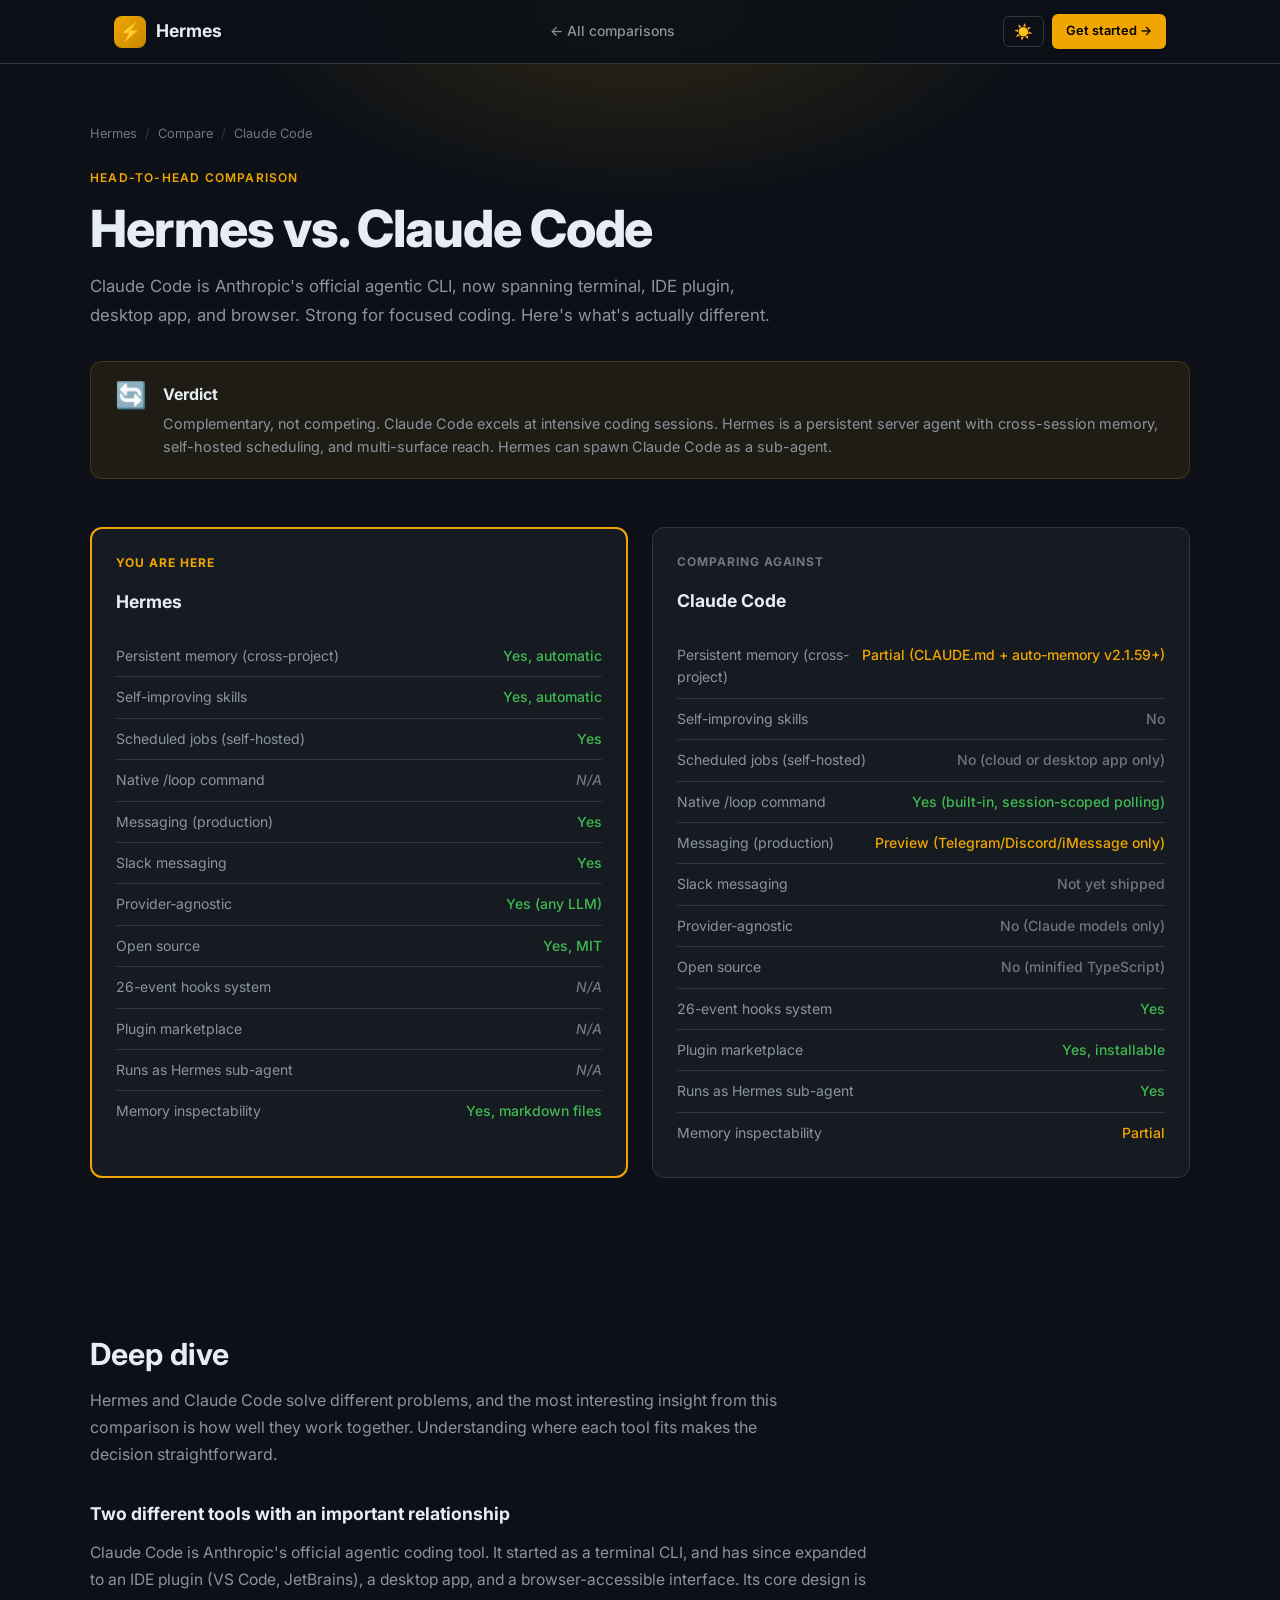
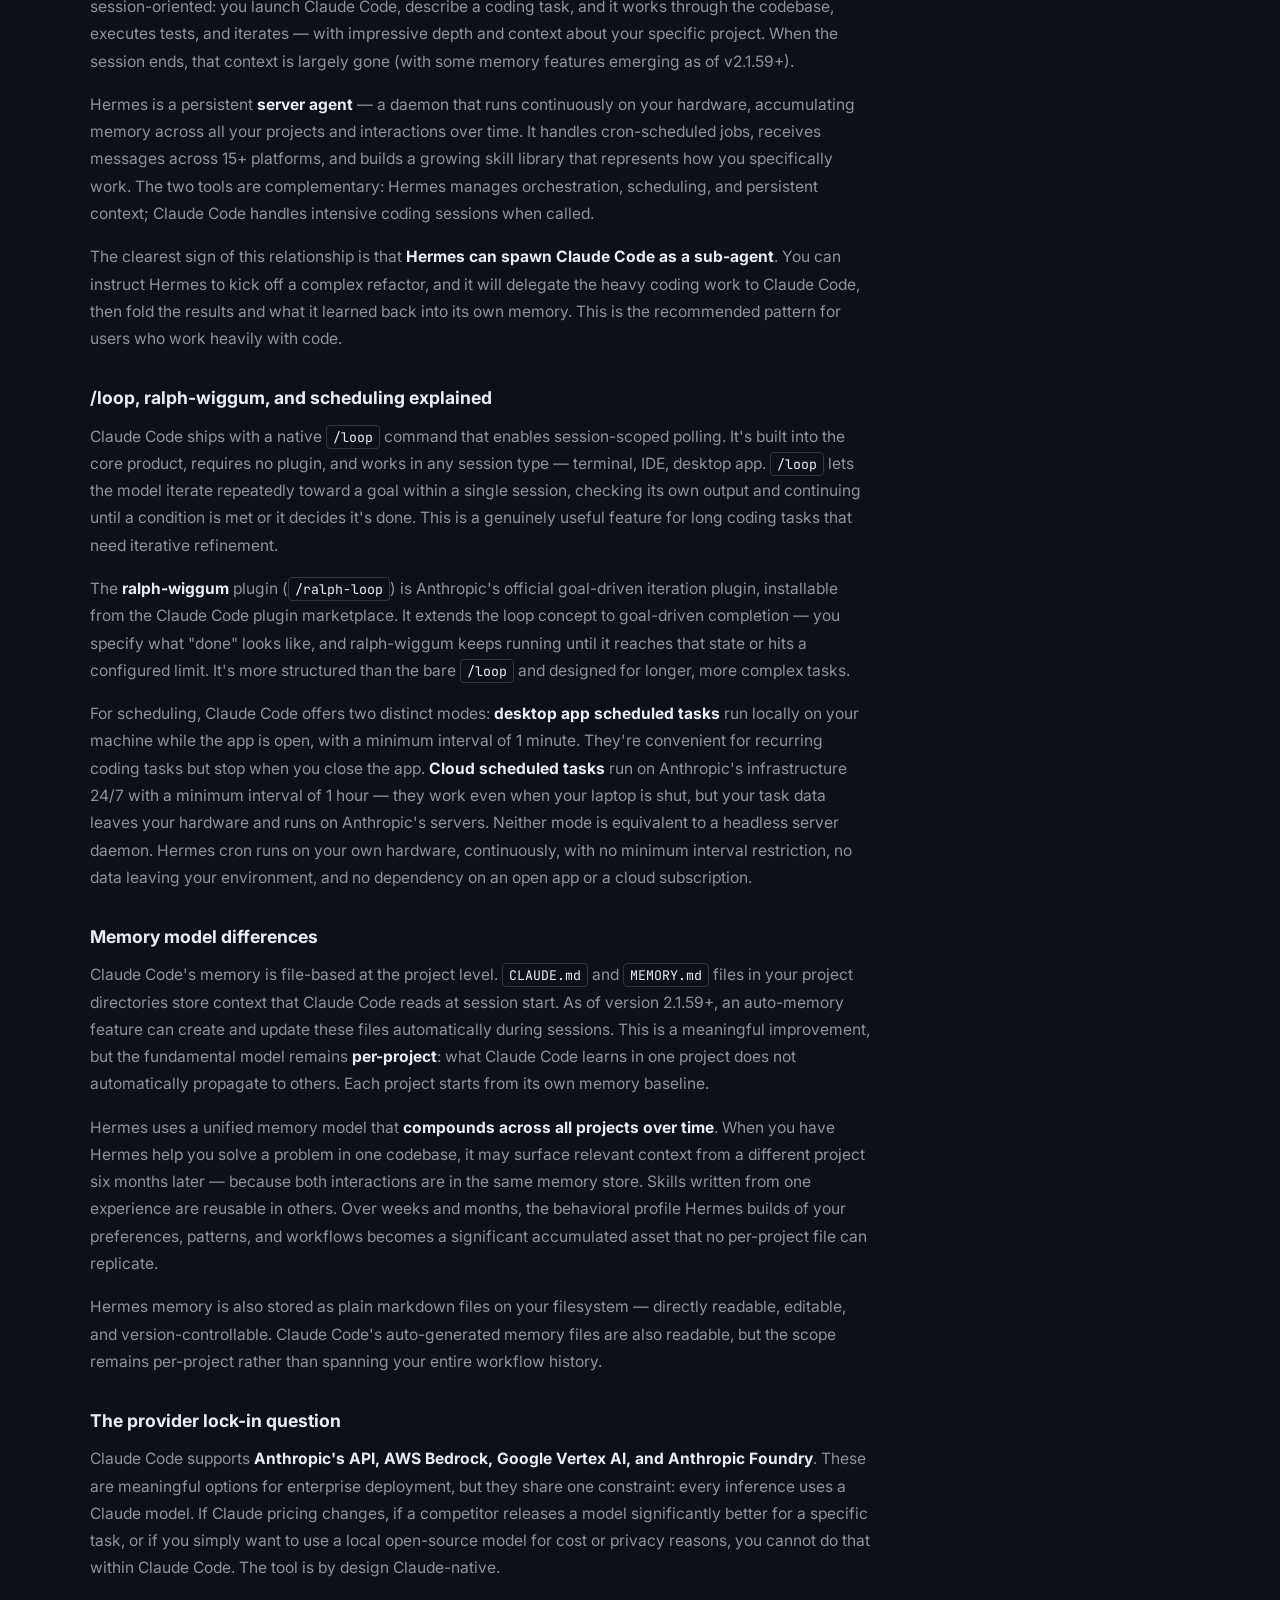
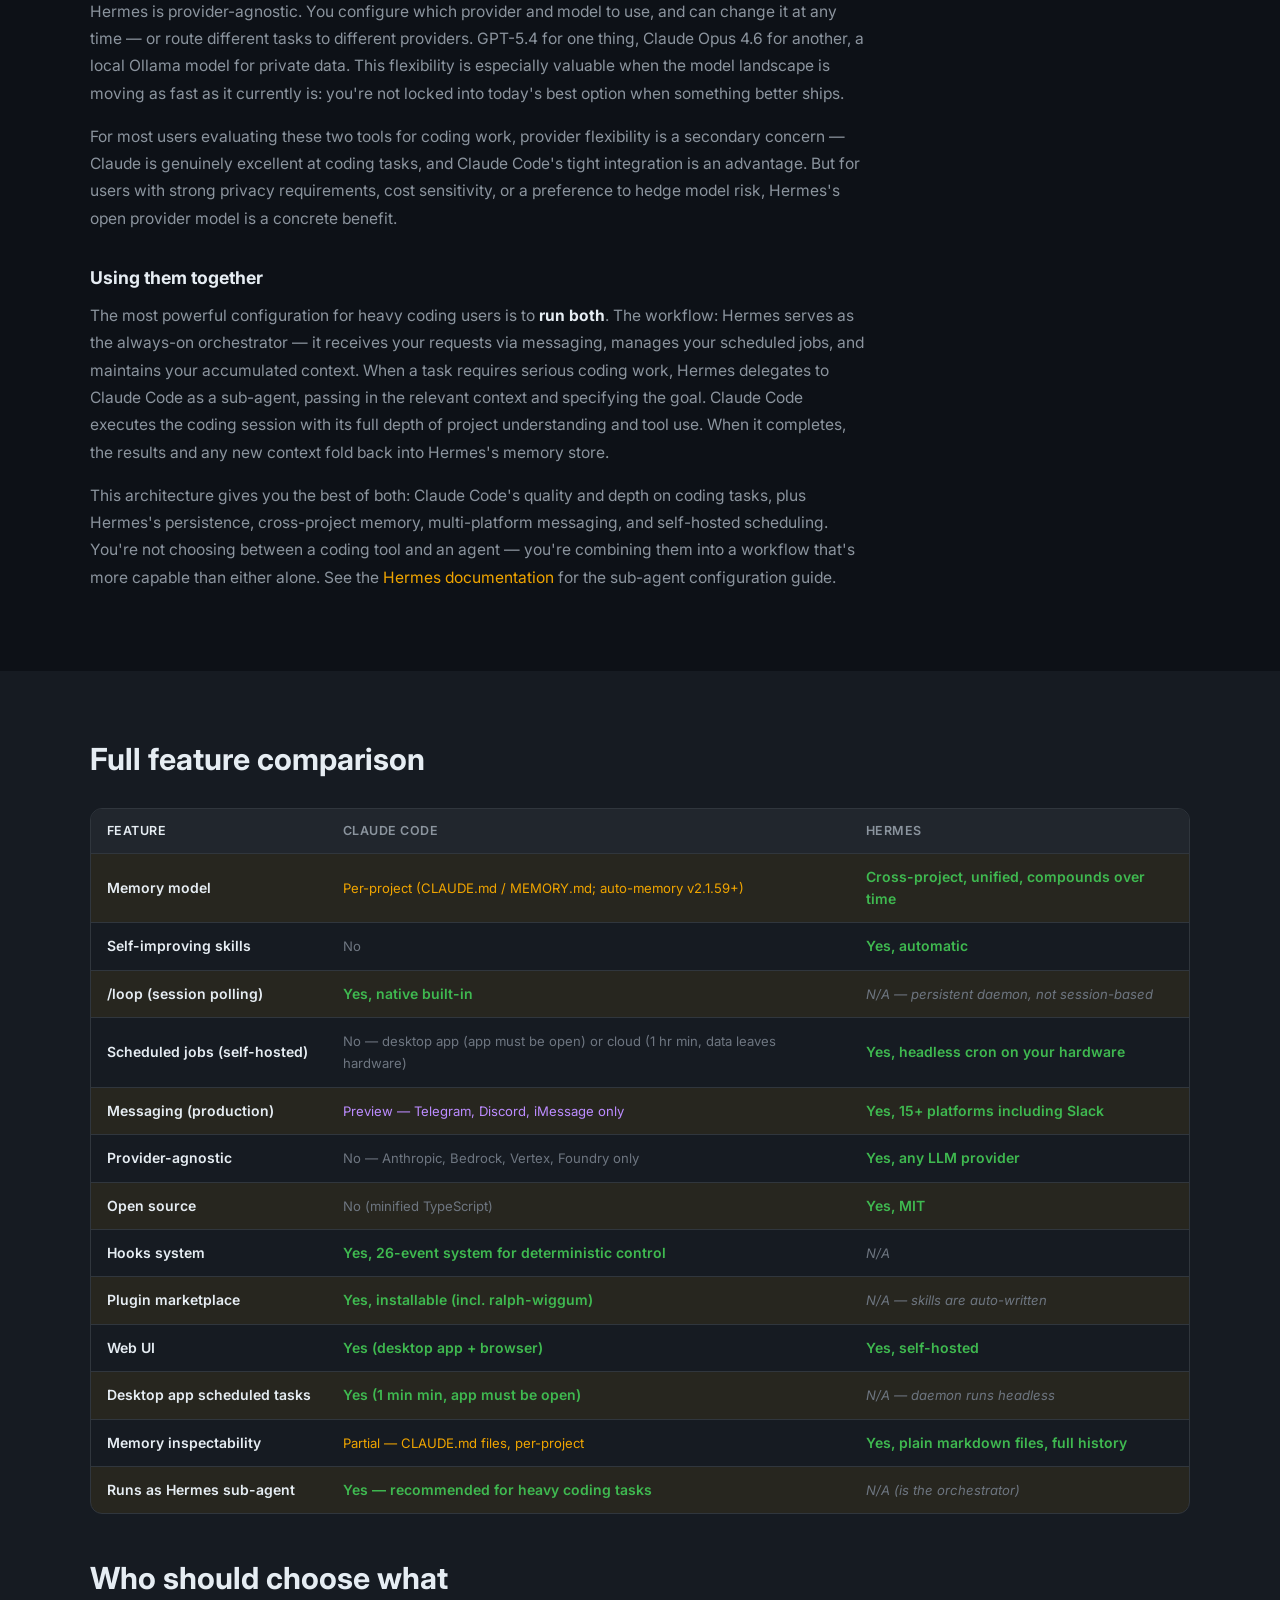
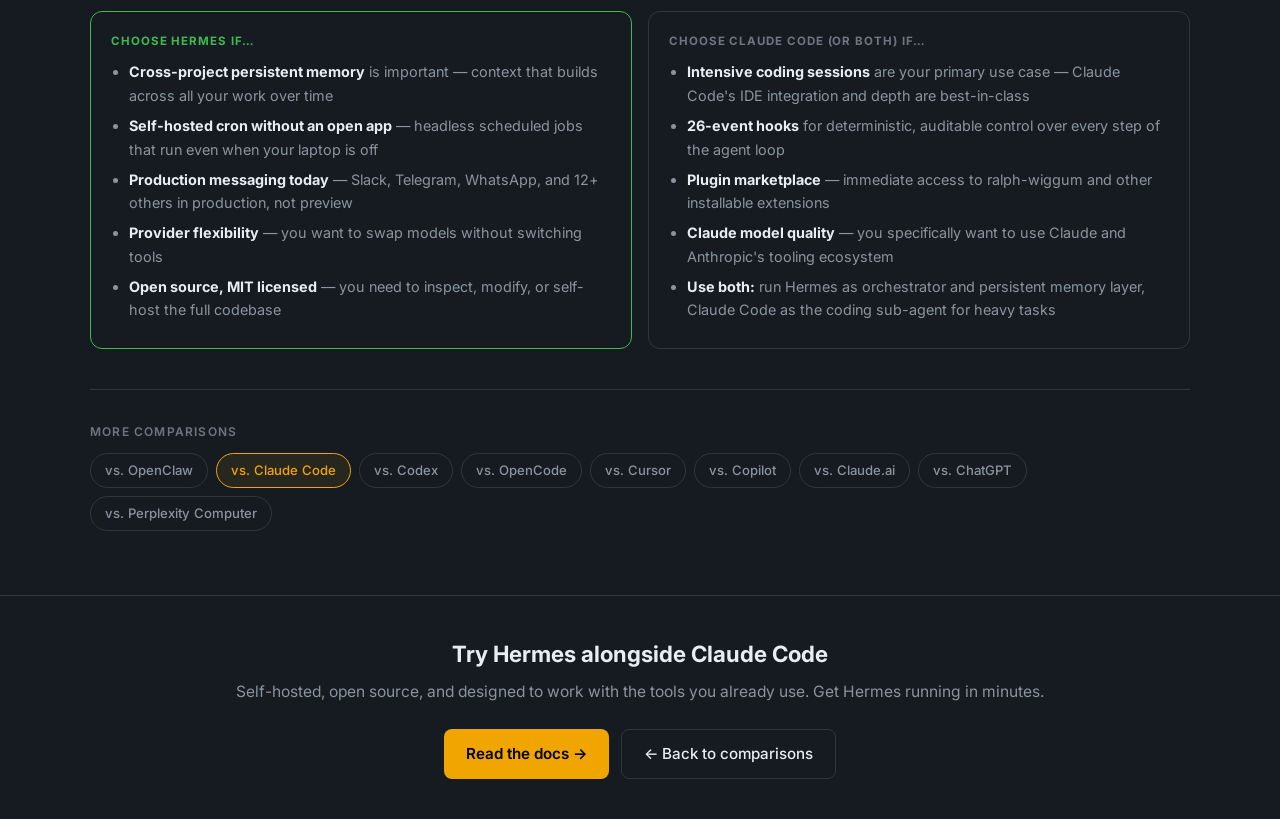
<file: compare/claude-code.html>
<!DOCTYPE html>
<html lang="en" data-theme="dark">
<head>
  <meta charset="UTF-8" />
  <meta name="viewport" content="width=device-width, initial-scale=1.0" />
  <title>Hermes vs. Claude Code | Comparison</title>
  <meta name="description" content="Claude Code is Anthropic's official agentic CLI, now spanning terminal, IDE plugin, desktop app, and browser. Strong for focused coding. Here's what's actually different." />
  <link rel="preconnect" href="https://fonts.googleapis.com" />
  <link rel="preconnect" href="https://fonts.gstatic.com" crossorigin />
  <link href="https://fonts.googleapis.com/css2?family=Inter:wght@300;400;500;600;700;800&family=JetBrains+Mono:wght@400;500&display=swap" rel="stylesheet" />
  <style>
    :root {
      --bg-primary: #0d1117;
      --bg-secondary: #161b22;
      --bg-tertiary: #21262d;
      --bg-card: #161b22;
      --bg-card-hover: #1c2128;
      --border: #30363d;
      --border-hover: #484f58;
      --text-primary: #e6edf3;
      --text-secondary: #8b949e;
      --text-muted: #6e7681;
      --accent: #f0a500;
      --accent-dim: #c88800;
      --accent-glow: rgba(240,165,0,0.15);
      --accent-subtle: rgba(240,165,0,0.08);
      --green: #3fb950;
      --red: #f85149;
      --blue: #58a6ff;
      --purple: #bc8cff;
      --nav-height: 64px;
      --radius: 8px;
      --radius-lg: 12px;
      --shadow: 0 1px 3px rgba(0,0,0,0.4),0 4px 16px rgba(0,0,0,0.3);
    }
    [data-theme="light"] {
      --bg-primary: #ffffff;
      --bg-secondary: #f6f8fa;
      --bg-tertiary: #eaeef2;
      --bg-card: #ffffff;
      --bg-card-hover: #f6f8fa;
      --border: #d0d7de;
      --border-hover: #9198a1;
      --text-primary: #1f2328;
      --text-secondary: #656d76;
      --text-muted: #9198a1;
      --accent: #c07800;
      --accent-dim: #a06000;
      --accent-glow: rgba(192,120,0,0.12);
      --accent-subtle: rgba(192,120,0,0.06);
      --green: #1a7f37;
      --red: #cf222e;
      --blue: #0969da;
      --purple: #7c3aed;
      --shadow: 0 1px 3px rgba(0,0,0,0.1),0 4px 16px rgba(0,0,0,0.06);
    }
    *,*::before,*::after{box-sizing:border-box;margin:0;padding:0}
    html{scroll-behavior:smooth;font-size:16px;overflow-x:hidden}
    body{font-family:'Inter',-apple-system,BlinkMacSystemFont,'Segoe UI',sans-serif;background:var(--bg-primary);color:var(--text-primary);line-height:1.6;transition:background 0.2s,color 0.2s;-webkit-font-smoothing:antialiased}
    a{color:var(--accent);text-decoration:none;transition:color 0.15s}
    a:hover{color:var(--accent-dim)}
    img{max-width:100%}
    ::-webkit-scrollbar{width:6px;height:6px}
    ::-webkit-scrollbar-track{background:var(--bg-secondary)}
    ::-webkit-scrollbar-thumb{background:var(--border);border-radius:3px}
    /* Nav */
    #nav{position:fixed;top:0;left:0;right:0;height:var(--nav-height);background:rgba(13,17,23,0.92);backdrop-filter:blur(12px);-webkit-backdrop-filter:blur(12px);border-bottom:1px solid var(--border);z-index:1000}
    [data-theme="light"] #nav{background:rgba(255,255,255,0.92)}
    .nav-inner{max-width:1100px;margin:0 auto;padding:0 24px;height:100%;display:flex;align-items:center;justify-content:space-between;gap:16px}
    .nav-logo{display:flex;align-items:center;gap:10px;font-weight:700;font-size:1.1rem;color:var(--text-primary);text-decoration:none;flex-shrink:0}
    .nav-logo-icon{width:32px;height:32px;background:linear-gradient(135deg,var(--accent),var(--accent-dim));border-radius:8px;display:flex;align-items:center;justify-content:center;font-size:18px;line-height:1}
    .nav-back{display:flex;align-items:center;gap:6px;color:var(--text-secondary);font-size:0.875rem;font-weight:500;padding:6px 12px;border-radius:6px;transition:color 0.15s,background 0.15s;text-decoration:none}
    .nav-back:hover{color:var(--text-primary);background:var(--bg-tertiary)}
    .btn-theme{background:none;border:1px solid var(--border);color:var(--text-secondary);cursor:pointer;padding:7px 10px;border-radius:6px;font-size:15px;line-height:1;transition:border-color 0.15s,color 0.15s,background 0.15s}
    .btn-theme:hover{border-color:var(--border-hover);color:var(--text-primary);background:var(--bg-tertiary)}
    .btn-cta{background:var(--accent);color:#000;font-size:0.8rem;font-weight:600;padding:7px 14px;border-radius:6px;border:none;cursor:pointer;text-decoration:none;display:inline-block;transition:background 0.15s,transform 0.1s;white-space:nowrap}
    .btn-cta:hover{background:var(--accent-dim);color:#000;transform:translateY(-1px)}
    /* Layout */
    main{padding-top:var(--nav-height)}
    .hero{padding:60px 24px 48px;background:var(--bg-primary)}
    .hero::before{content:'';position:absolute;top:-200px;left:50%;transform:translateX(-50%);width:800px;height:400px;background:radial-gradient(ellipse at center,var(--accent-glow) 0%,transparent 70%);pointer-events:none}
    .container{max-width:1100px;margin:0 auto;position:relative}
    .section{padding:64px 24px}
    .section-alt{background:var(--bg-secondary)}
    /* Breadcrumb */
    .breadcrumb{display:flex;align-items:center;gap:8px;font-size:0.8rem;color:var(--text-muted);margin-bottom:24px;flex-wrap:wrap}
    .breadcrumb a{color:var(--text-muted)}
    .breadcrumb a:hover{color:var(--accent)}
    .breadcrumb-sep{opacity:0.4}
    /* Hero content */
    .page-label{font-size:0.75rem;font-weight:600;letter-spacing:0.1em;text-transform:uppercase;color:var(--accent);margin-bottom:12px}
    .page-title{font-size:clamp(2rem,5vw,3.2rem);font-weight:800;line-height:1.1;letter-spacing:-0.02em;margin-bottom:16px}
    .page-sub{font-size:1.05rem;color:var(--text-secondary);max-width:680px;line-height:1.7;margin-bottom:32px}
    /* Verdict banner */
    .verdict{display:flex;align-items:flex-start;gap:16px;background:var(--accent-subtle);border:1px solid rgba(240,165,0,0.2);border-radius:var(--radius-lg);padding:20px 24px;margin-bottom:48px}
    [data-theme="light"] .verdict{border-color:rgba(192,120,0,0.2)}
    .verdict-icon{font-size:1.6rem;flex-shrink:0;line-height:1}
    .verdict-text strong{color:var(--text-primary);display:block;margin-bottom:4px;font-size:1rem}
    .verdict-text p{color:var(--text-secondary);font-size:0.9rem;line-height:1.6;margin:0}
    /* Section titles */
    .section-title{font-size:clamp(1.4rem,3vw,1.9rem);font-weight:700;margin-bottom:8px;color:var(--text-primary)}
    .section-body{font-size:1rem;color:var(--text-secondary);max-width:720px;line-height:1.7;margin-bottom:32px}
    /* Feature comparison grid */
    .feature-compare{display:grid;grid-template-columns:1fr 1fr;gap:24px;margin-bottom:40px}
    @media(max-width:700px){.feature-compare{grid-template-columns:1fr}}
    .fc-col{background:var(--bg-card);border:1px solid var(--border);border-radius:var(--radius-lg);padding:24px}
    .fc-col.hermes{border-color:var(--accent);border-width:2px}
    .fc-col-label{font-size:0.75rem;font-weight:700;letter-spacing:0.08em;text-transform:uppercase;margin-bottom:16px;color:var(--text-muted)}
    .fc-col.hermes .fc-col-label{color:var(--accent)}
    .fc-col-name{font-size:1.1rem;font-weight:700;color:var(--text-primary);margin-bottom:20px}
    .fc-row{display:flex;align-items:flex-start;gap:10px;padding:9px 0;border-bottom:1px solid var(--border)}
    .fc-row:last-child{border-bottom:none}
    .fc-key{flex:1;font-size:0.875rem;color:var(--text-secondary)}
    .fc-val{font-size:0.875rem;font-weight:500;text-align:right;min-width:60px}
    .fc-val.yes{color:var(--green)}
    .fc-val.no{color:var(--text-muted)}
    .fc-val.partial{color:var(--accent)}
    .fc-val.preview{color:var(--purple)}
    .fc-val.cloud{color:var(--blue)}
    .fc-val.na{color:var(--text-muted);font-style:italic}
    /* Narrative sections */
    .narrative{max-width:780px;min-width:0;word-break:break-word}
    .narrative h3{font-size:1.1rem;font-weight:700;color:var(--text-primary);margin:32px 0 10px}
    .narrative h3:first-child{margin-top:0}
    .narrative p{font-size:0.975rem;color:var(--text-secondary);line-height:1.75;margin-bottom:16px}
    .narrative ul{padding-left:20px;margin-bottom:16px}
    .narrative li{font-size:0.975rem;color:var(--text-secondary);line-height:1.7;margin-bottom:6px}
    .narrative strong{color:var(--text-primary)}
    .narrative a{color:var(--accent)}
    /* Inline code */
    .narrative code,.inline-code{background:#0d1117;color:#e6edf3;font-family:'JetBrains Mono',monospace;font-size:0.85em;padding:2px 6px;border-radius:4px;border:1px solid #30363d}
    /* Full comparison table */
    .table-wrap{overflow-x:auto;border-radius:var(--radius-lg);border:1px solid var(--border);margin:24px 0 40px}
    table{width:100%;border-collapse:collapse;font-size:0.875rem}
    thead th{background:var(--bg-tertiary);color:var(--text-secondary);font-weight:600;font-size:0.78rem;letter-spacing:0.04em;text-transform:uppercase;padding:12px 16px;text-align:left;border-bottom:1px solid var(--border);white-space:nowrap}
    thead th:first-child{color:var(--text-primary)}
    tbody tr{border-bottom:1px solid var(--border);transition:background 0.1s}
    tbody tr:last-child{border-bottom:none}
    tbody tr:hover{background:var(--bg-card-hover)}
    tbody tr.hl{background:var(--accent-subtle)}
    tbody tr.hl:hover{background:rgba(240,165,0,0.12)}
    tbody td{padding:12px 16px;color:var(--text-secondary);vertical-align:middle}
    tbody td:first-child{font-weight:600;color:var(--text-primary);white-space:nowrap}
    .c-yes{color:var(--green);font-weight:600}
    .c-no{color:var(--text-muted);font-size:0.82rem}
    .c-partial{color:var(--accent);font-size:0.82rem}
    .c-cloud{color:var(--blue);font-size:0.82rem}
    .c-prev{color:var(--purple);font-size:0.82rem}
    .c-na{color:var(--text-muted);font-size:0.82rem;font-style:italic}
    /* Who section */
    .who-grid{display:grid;grid-template-columns:1fr 1fr;gap:16px;margin-top:8px}
    @media(max-width:600px){.who-grid{grid-template-columns:1fr}}
    .who-card{background:var(--bg-card);border:1px solid var(--border);border-radius:var(--radius-lg);padding:20px}
    .who-card.choose-hermes{border-color:var(--green)}
    .who-card.choose-other{border-color:var(--border)}
    .who-card-label{font-size:0.72rem;font-weight:700;letter-spacing:0.08em;text-transform:uppercase;margin-bottom:10px;color:var(--text-muted)}
    .who-card.choose-hermes .who-card-label{color:var(--green)}
    .who-card ul{padding-left:18px}
    .who-card li{font-size:0.9rem;color:var(--text-secondary);line-height:1.65;margin-bottom:6px}
    .who-card strong{color:var(--text-primary)}
    /* CTA footer */
    .cta-strip{background:var(--bg-secondary);border-top:1px solid var(--border);padding:40px 24px;text-align:center}
    .cta-strip h2{font-size:1.4rem;font-weight:700;margin-bottom:8px}
    .cta-strip p{color:var(--text-secondary);margin-bottom:24px;font-size:0.975rem}
    .cta-btns{display:flex;gap:12px;justify-content:center;flex-wrap:wrap}
    .btn-primary{display:inline-flex;align-items:center;gap:6px;background:var(--accent);color:#000;font-weight:600;font-size:0.95rem;padding:12px 22px;border-radius:8px;transition:background 0.15s,transform 0.1s}
    .btn-primary:hover{background:var(--accent-dim);color:#000;transform:translateY(-1px)}
    .btn-secondary{display:inline-flex;align-items:center;gap:6px;background:var(--bg-card);border:1px solid var(--border);color:var(--text-primary);font-weight:500;font-size:0.95rem;padding:12px 22px;border-radius:8px;transition:border-color 0.15s,background 0.15s}
    .btn-secondary:hover{border-color:var(--border-hover);background:var(--bg-card-hover);color:var(--text-primary)}
    /* Nav between compare pages */
    .compare-nav{display:flex;flex-wrap:wrap;gap:8px;margin-top:40px;padding-top:32px;border-top:1px solid var(--border)}
    .compare-nav-label{width:100%;font-size:0.75rem;font-weight:600;letter-spacing:0.1em;text-transform:uppercase;color:var(--text-muted);margin-bottom:4px}
    .cpill{display:inline-block;padding:6px 14px;border:1px solid var(--border);border-radius:100px;font-size:0.82rem;font-weight:500;color:var(--text-secondary);transition:border-color 0.15s,color 0.15s,background 0.15s}
    .cpill:hover{border-color:var(--accent);color:var(--accent);background:var(--accent-subtle)}
    .cpill.active{border-color:var(--accent);color:var(--accent);background:var(--accent-subtle)}
    /* Responsive */
    /* ── Mobile nav: prevent 3-item nav overflow ── */
    @media(max-width:640px){
      .nav-back{display:none}
      .btn-cta{display:none}
      .nav-inner{gap:8px}
    }
    @media(max-width:768px){
      .section{padding:48px 16px}
      .hero{padding:48px 16px 36px}
      .feature-compare{grid-template-columns:1fr}
    }
  
    /* HAMBURGER */
    .hamburger{display:none;flex-direction:column;gap:5px;cursor:pointer;padding:6px;border:1px solid var(--border);border-radius:6px;background:none;transition:border-color 0.15s;flex-shrink:0}
    .hamburger:hover{border-color:var(--accent)}
    .hamburger span{display:block;width:20px;height:2px;background:var(--text-secondary);border-radius:2px;transition:transform 0.2s,opacity 0.2s}
    .hamburger.open span:nth-child(1){transform:translateY(7px) rotate(45deg)}
    .hamburger.open span:nth-child(2){opacity:0}
    .hamburger.open span:nth-child(3){transform:translateY(-7px) rotate(-45deg)}
    #compare-mobile-menu{display:none;position:fixed;top:var(--nav-height,64px);left:0;right:0;background:var(--bg-secondary,#161b22);border-bottom:1px solid var(--border,#30363d);padding:16px 24px;z-index:999;flex-direction:column;gap:4px}
    #compare-mobile-menu.open{display:flex}
    #compare-mobile-menu a{color:var(--text-secondary,#8b949e);font-size:0.95rem;font-weight:500;padding:10px 12px;border-radius:6px;text-decoration:none;transition:color 0.15s,background 0.15s}
    #compare-mobile-menu a:hover{color:var(--text-primary,#e6edf3);background:var(--bg-tertiary,#21262d)}
    #compare-mobile-menu a.accent{color:var(--accent,#f0a500)}
    #compare-mobile-menu .menu-divider{height:1px;background:var(--border,#30363d);margin:4px 0}
    @media(max-width:640px){
      .hamburger{display:flex}
      .btn-cta{display:none}
      .nav-back{display:none}
    }
    </style>
</head>
<body>

<nav id="nav">
  <div class="nav-inner">
    <a href="../index.html" class="nav-logo">
      <div class="nav-logo-icon">⚡</div>
      Hermes
    </a>
    <a href="../index.html#compare" class="nav-back"><span>← All comparisons</span></a>
    <div style="display:flex;align-items:center;gap:8px;flex-shrink:0">
      <button class="btn-theme" id="theme-toggle" aria-label="Toggle theme">🌙</button>
      <a href="https://hermes-agent.nousresearch.com/docs/getting-started/installation" class="btn-cta" target="_blank" rel="noopener">Get started →</a>
    </div>
  </div>
  <button class="hamburger" id="compare-hamburger" aria-label="Open menu" aria-expanded="false"><span></span><span></span><span></span></button>
</nav>

<div id="compare-mobile-menu">
  <a href="../index.html">⚡ Hermes Home</a>
  <a href="../index.html#compare">← All comparisons</a>
  <div class="menu-divider"></div>
  <a href="../eli5/" class="accent">🧠 ELI5</a>
  <a href="../models/" class="accent">🤖 Best Models</a>
  <a href="../community/" class="accent">🌎 Community</a>
  <a href="https://hermes-agent.nousresearch.com/docs/getting-started/installation" target="_blank" rel="noopener" class="accent">Get started →</a>
</div>

<main>
  <div class="hero">
    <div class="container">
      <nav class="breadcrumb" aria-label="Breadcrumb">
        <a href="../index.html">Hermes</a>
        <span class="breadcrumb-sep">/</span>
        <a href="../index.html#compare">Compare</a>
        <span class="breadcrumb-sep">/</span>
        <span>Claude Code</span>
      </nav>

      <div class="page-label">Head-to-head comparison</div>
      <h1 class="page-title">Hermes vs. Claude Code</h1>
      <p class="page-sub">Claude Code is Anthropic's official agentic CLI, now spanning terminal, IDE plugin, desktop app, and browser. Strong for focused coding. Here's what's actually different.</p>

      <div class="verdict">
        <div class="verdict-icon">🔄</div>
        <div class="verdict-text">
          <strong>Verdict</strong>
          <p>Complementary, not competing. Claude Code excels at intensive coding sessions. Hermes is a persistent server agent with cross-session memory, self-hosted scheduling, and multi-surface reach. Hermes can spawn Claude Code as a sub-agent.</p>
        </div>
      </div>

      <div class="feature-compare">
        <div class="fc-col hermes">
          <div class="fc-col-label">You are here</div>
          <div class="fc-col-name">Hermes</div>
          <div class="fc-row"><span class="fc-key">Persistent memory (cross-project)</span><span class="fc-val yes">Yes, automatic</span></div>
          <div class="fc-row"><span class="fc-key">Self-improving skills</span><span class="fc-val yes">Yes, automatic</span></div>
          <div class="fc-row"><span class="fc-key">Scheduled jobs (self-hosted)</span><span class="fc-val yes">Yes</span></div>
          <div class="fc-row"><span class="fc-key">Native /loop command</span><span class="fc-val na">N/A</span></div>
          <div class="fc-row"><span class="fc-key">Messaging (production)</span><span class="fc-val yes">Yes</span></div>
          <div class="fc-row"><span class="fc-key">Slack messaging</span><span class="fc-val yes">Yes</span></div>
          <div class="fc-row"><span class="fc-key">Provider-agnostic</span><span class="fc-val yes">Yes (any LLM)</span></div>
          <div class="fc-row"><span class="fc-key">Open source</span><span class="fc-val yes">Yes, MIT</span></div>
          <div class="fc-row"><span class="fc-key">26-event hooks system</span><span class="fc-val na">N/A</span></div>
          <div class="fc-row"><span class="fc-key">Plugin marketplace</span><span class="fc-val na">N/A</span></div>
          <div class="fc-row"><span class="fc-key">Runs as Hermes sub-agent</span><span class="fc-val na">N/A</span></div>
          <div class="fc-row"><span class="fc-key">Memory inspectability</span><span class="fc-val yes">Yes, markdown files</span></div>
        </div>
        <div class="fc-col">
          <div class="fc-col-label">Comparing against</div>
          <div class="fc-col-name">Claude Code</div>
          <div class="fc-row"><span class="fc-key">Persistent memory (cross-project)</span><span class="fc-val partial">Partial (CLAUDE.md + auto-memory v2.1.59+)</span></div>
          <div class="fc-row"><span class="fc-key">Self-improving skills</span><span class="fc-val no">No</span></div>
          <div class="fc-row"><span class="fc-key">Scheduled jobs (self-hosted)</span><span class="fc-val no">No (cloud or desktop app only)</span></div>
          <div class="fc-row"><span class="fc-key">Native /loop command</span><span class="fc-val yes">Yes (built-in, session-scoped polling)</span></div>
          <div class="fc-row"><span class="fc-key">Messaging (production)</span><span class="fc-val partial">Preview (Telegram/Discord/iMessage only)</span></div>
          <div class="fc-row"><span class="fc-key">Slack messaging</span><span class="fc-val no">Not yet shipped</span></div>
          <div class="fc-row"><span class="fc-key">Provider-agnostic</span><span class="fc-val no">No (Claude models only)</span></div>
          <div class="fc-row"><span class="fc-key">Open source</span><span class="fc-val no">No (minified TypeScript)</span></div>
          <div class="fc-row"><span class="fc-key">26-event hooks system</span><span class="fc-val yes">Yes</span></div>
          <div class="fc-row"><span class="fc-key">Plugin marketplace</span><span class="fc-val yes">Yes, installable</span></div>
          <div class="fc-row"><span class="fc-key">Runs as Hermes sub-agent</span><span class="fc-val yes">Yes</span></div>
          <div class="fc-row"><span class="fc-key">Memory inspectability</span><span class="fc-val partial">Partial</span></div>
        </div>
      </div>
    </div>
  </div>

  <!-- Narrative -->
  <section class="section">
    <div class="container">
      <h2 class="section-title">Deep dive</h2>
      <p class="section-body">Hermes and Claude Code solve different problems, and the most interesting insight from this comparison is how well they work together. Understanding where each tool fits makes the decision straightforward.</p>

      <div class="narrative">

        <h3>Two different tools with an important relationship</h3>
        <p>Claude Code is Anthropic's official agentic coding tool. It started as a terminal CLI, and has since expanded to an IDE plugin (VS Code, JetBrains), a desktop app, and a browser-accessible interface. Its core design is session-oriented: you launch Claude Code, describe a coding task, and it works through the codebase, executes tests, and iterates — with impressive depth and context about your specific project. When the session ends, that context is largely gone (with some memory features emerging as of v2.1.59+).</p>
        <p>Hermes is a persistent <strong>server agent</strong> — a daemon that runs continuously on your hardware, accumulating memory across all your projects and interactions over time. It handles cron-scheduled jobs, receives messages across 15+ platforms, and builds a growing skill library that represents how you specifically work. The two tools are complementary: Hermes manages orchestration, scheduling, and persistent context; Claude Code handles intensive coding sessions when called.</p>
        <p>The clearest sign of this relationship is that <strong>Hermes can spawn Claude Code as a sub-agent</strong>. You can instruct Hermes to kick off a complex refactor, and it will delegate the heavy coding work to Claude Code, then fold the results and what it learned back into its own memory. This is the recommended pattern for users who work heavily with code.</p>

        <h3>/loop, ralph-wiggum, and scheduling explained</h3>
        <p>Claude Code ships with a native <code>/loop</code> command that enables session-scoped polling. It's built into the core product, requires no plugin, and works in any session type — terminal, IDE, desktop app. <code>/loop</code> lets the model iterate repeatedly toward a goal within a single session, checking its own output and continuing until a condition is met or it decides it's done. This is a genuinely useful feature for long coding tasks that need iterative refinement.</p>
        <p>The <strong>ralph-wiggum</strong> plugin (<code>/ralph-loop</code>) is Anthropic's official goal-driven iteration plugin, installable from the Claude Code plugin marketplace. It extends the loop concept to goal-driven completion — you specify what "done" looks like, and ralph-wiggum keeps running until it reaches that state or hits a configured limit. It's more structured than the bare <code>/loop</code> and designed for longer, more complex tasks.</p>
        <p>For scheduling, Claude Code offers two distinct modes: <strong>desktop app scheduled tasks</strong> run locally on your machine while the app is open, with a minimum interval of 1 minute. They're convenient for recurring coding tasks but stop when you close the app. <strong>Cloud scheduled tasks</strong> run on Anthropic's infrastructure 24/7 with a minimum interval of 1 hour — they work even when your laptop is shut, but your task data leaves your hardware and runs on Anthropic's servers. Neither mode is equivalent to a headless server daemon. Hermes cron runs on your own hardware, continuously, with no minimum interval restriction, no data leaving your environment, and no dependency on an open app or a cloud subscription.</p>

        <h3>Memory model differences</h3>
        <p>Claude Code's memory is file-based at the project level. <code>CLAUDE.md</code> and <code>MEMORY.md</code> files in your project directories store context that Claude Code reads at session start. As of version 2.1.59+, an auto-memory feature can create and update these files automatically during sessions. This is a meaningful improvement, but the fundamental model remains <strong>per-project</strong>: what Claude Code learns in one project does not automatically propagate to others. Each project starts from its own memory baseline.</p>
        <p>Hermes uses a unified memory model that <strong>compounds across all projects over time</strong>. When you have Hermes help you solve a problem in one codebase, it may surface relevant context from a different project six months later — because both interactions are in the same memory store. Skills written from one experience are reusable in others. Over weeks and months, the behavioral profile Hermes builds of your preferences, patterns, and workflows becomes a significant accumulated asset that no per-project file can replicate.</p>
        <p>Hermes memory is also stored as plain markdown files on your filesystem — directly readable, editable, and version-controllable. Claude Code's auto-generated memory files are also readable, but the scope remains per-project rather than spanning your entire workflow history.</p>

        <h3>The provider lock-in question</h3>
        <p>Claude Code supports <strong>Anthropic's API, AWS Bedrock, Google Vertex AI, and Anthropic Foundry</strong>. These are meaningful options for enterprise deployment, but they share one constraint: every inference uses a Claude model. If Claude pricing changes, if a competitor releases a model significantly better for a specific task, or if you simply want to use a local open-source model for cost or privacy reasons, you cannot do that within Claude Code. The tool is by design Claude-native.</p>
        <p>Hermes is provider-agnostic. You configure which provider and model to use, and can change it at any time — or route different tasks to different providers. GPT-5.4 for one thing, Claude Opus 4.6 for another, a local Ollama model for private data. This flexibility is especially valuable when the model landscape is moving as fast as it currently is: you're not locked into today's best option when something better ships.</p>
        <p>For most users evaluating these two tools for coding work, provider flexibility is a secondary concern — Claude is genuinely excellent at coding tasks, and Claude Code's tight integration is an advantage. But for users with strong privacy requirements, cost sensitivity, or a preference to hedge model risk, Hermes's open provider model is a concrete benefit.</p>

        <h3>Using them together</h3>
        <p>The most powerful configuration for heavy coding users is to <strong>run both</strong>. The workflow: Hermes serves as the always-on orchestrator — it receives your requests via messaging, manages your scheduled jobs, and maintains your accumulated context. When a task requires serious coding work, Hermes delegates to Claude Code as a sub-agent, passing in the relevant context and specifying the goal. Claude Code executes the coding session with its full depth of project understanding and tool use. When it completes, the results and any new context fold back into Hermes's memory store.</p>
        <p>This architecture gives you the best of both: Claude Code's quality and depth on coding tasks, plus Hermes's persistence, cross-project memory, multi-platform messaging, and self-hosted scheduling. You're not choosing between a coding tool and an agent — you're combining them into a workflow that's more capable than either alone. See the <a href="https://hermes-agent.nousresearch.com/docs/" target="_blank" rel="noopener">Hermes documentation</a> for the sub-agent configuration guide.</p>

      </div>
    </div>
  </section>

  <!-- Full table -->
  <section class="section section-alt">
    <div class="container">
      <h2 class="section-title">Full feature comparison</h2>
      <div class="table-wrap">
        <table>
          <thead>
            <tr>
              <th>Feature</th>
              <th>Claude Code</th>
              <th>Hermes</th>
            </tr>
          </thead>
          <tbody>
            <tr class="hl">
              <td>Memory model</td>
              <td><span class="c-partial">Per-project (CLAUDE.md / MEMORY.md; auto-memory v2.1.59+)</span></td>
              <td><span class="c-yes">Cross-project, unified, compounds over time</span></td>
            </tr>
            <tr>
              <td>Self-improving skills</td>
              <td><span class="c-no">No</span></td>
              <td><span class="c-yes">Yes, automatic</span></td>
            </tr>
            <tr class="hl">
              <td>/loop (session polling)</td>
              <td><span class="c-yes">Yes, native built-in</span></td>
              <td><span class="c-na">N/A — persistent daemon, not session-based</span></td>
            </tr>
            <tr>
              <td>Scheduled jobs (self-hosted)</td>
              <td><span class="c-no">No — desktop app (app must be open) or cloud (1 hr min, data leaves hardware)</span></td>
              <td><span class="c-yes">Yes, headless cron on your hardware</span></td>
            </tr>
            <tr class="hl">
              <td>Messaging (production)</td>
              <td><span class="c-prev">Preview — Telegram, Discord, iMessage only</span></td>
              <td><span class="c-yes">Yes, 15+ platforms including Slack</span></td>
            </tr>
            <tr>
              <td>Provider-agnostic</td>
              <td><span class="c-no">No — Anthropic, Bedrock, Vertex, Foundry only</span></td>
              <td><span class="c-yes">Yes, any LLM provider</span></td>
            </tr>
            <tr class="hl">
              <td>Open source</td>
              <td><span class="c-no">No (minified TypeScript)</span></td>
              <td><span class="c-yes">Yes, MIT</span></td>
            </tr>
            <tr>
              <td>Hooks system</td>
              <td><span class="c-yes">Yes, 26-event system for deterministic control</span></td>
              <td><span class="c-na">N/A</span></td>
            </tr>
            <tr class="hl">
              <td>Plugin marketplace</td>
              <td><span class="c-yes">Yes, installable (incl. ralph-wiggum)</span></td>
              <td><span class="c-na">N/A — skills are auto-written</span></td>
            </tr>
            <tr>
              <td>Web UI</td>
              <td><span class="c-yes">Yes (desktop app + browser)</span></td>
              <td><span class="c-yes">Yes, self-hosted</span></td>
            </tr>
            <tr class="hl">
              <td>Desktop app scheduled tasks</td>
              <td><span class="c-yes">Yes (1 min min, app must be open)</span></td>
              <td><span class="c-na">N/A — daemon runs headless</span></td>
            </tr>
            <tr>
              <td>Memory inspectability</td>
              <td><span class="c-partial">Partial — CLAUDE.md files, per-project</span></td>
              <td><span class="c-yes">Yes, plain markdown files, full history</span></td>
            </tr>
            <tr class="hl">
              <td>Runs as Hermes sub-agent</td>
              <td><span class="c-yes">Yes — recommended for heavy coding tasks</span></td>
              <td><span class="c-na">N/A (is the orchestrator)</span></td>
            </tr>
          </tbody>
        </table>
      </div>

      <!-- Who section -->
      <h2 class="section-title" style="margin-top:40px">Who should choose what</h2>
      <div class="who-grid">
        <div class="who-card choose-hermes">
          <div class="who-card-label">Choose Hermes if…</div>
          <ul>
            <li><strong>Cross-project persistent memory</strong> is important — context that builds across all your work over time</li>
            <li><strong>Self-hosted cron without an open app</strong> — headless scheduled jobs that run even when your laptop is off</li>
            <li><strong>Production messaging today</strong> — Slack, Telegram, WhatsApp, and 12+ others in production, not preview</li>
            <li><strong>Provider flexibility</strong> — you want to swap models without switching tools</li>
            <li><strong>Open source, MIT licensed</strong> — you need to inspect, modify, or self-host the full codebase</li>
          </ul>
        </div>
        <div class="who-card choose-other">
          <div class="who-card-label">Choose Claude Code (or both) if…</div>
          <ul>
            <li><strong>Intensive coding sessions</strong> are your primary use case — Claude Code's IDE integration and depth are best-in-class</li>
            <li><strong>26-event hooks</strong> for deterministic, auditable control over every step of the agent loop</li>
            <li><strong>Plugin marketplace</strong> — immediate access to ralph-wiggum and other installable extensions</li>
            <li><strong>Claude model quality</strong> — you specifically want to use Claude and Anthropic's tooling ecosystem</li>
            <li><strong>Use both:</strong> run Hermes as orchestrator and persistent memory layer, Claude Code as the coding sub-agent for heavy tasks</li>
          </ul>
        </div>
      </div>

      <!-- Compare nav pills -->
      <div class="compare-nav">
        <div class="compare-nav-label">More comparisons</div>
        <a href="openclaw.html" class="cpill">vs. OpenClaw</a>
        <a href="claude-code.html" class="cpill active">vs. Claude Code</a>
        <a href="codex.html" class="cpill">vs. Codex</a>
        <a href="opencode.html" class="cpill">vs. OpenCode</a>
        <a href="cursor.html" class="cpill">vs. Cursor</a>
        <a href="copilot.html" class="cpill">vs. Copilot</a>
        <a href="claude-ai.html" class="cpill">vs. Claude.ai</a>
        <a href="chatgpt.html" class="cpill">vs. ChatGPT</a>
        <a href="perplexity-computer.html" class="cpill">vs. Perplexity Computer</a>
      </div>
    </div>
  </section>

  <!-- CTA strip -->
  <div class="cta-strip">
    <h2>Try Hermes alongside Claude Code</h2>
    <p>Self-hosted, open source, and designed to work with the tools you already use. Get Hermes running in minutes.</p>
    <div class="cta-btns">
      <a href="https://hermes-agent.nousresearch.com/docs/getting-started/installation" class="btn-primary" target="_blank" rel="noopener">Read the docs →</a>
      <a href="../index.html#compare" class="btn-secondary">← Back to comparisons</a>
    </div>
  </div>
</main>

<script>
  const html = document.documentElement;
  const toggle = document.getElementById('theme-toggle');
  function setTheme(t) {
    html.setAttribute('data-theme', t);
    localStorage.setItem('theme', t);
    toggle.textContent = t === 'light' ? '🌙' : '☀️';
  }
  const saved = localStorage.getItem('theme');
  const prefersDark = window.matchMedia('(prefers-color-scheme: dark)').matches;
  if (saved) setTheme(saved);
  else if (!prefersDark) setTheme('light');
  else setTheme('dark');
  toggle.addEventListener('click', () => setTheme(html.getAttribute('data-theme') === 'dark' ? 'light' : 'dark'));
</script>

</body>
</html>
</file>
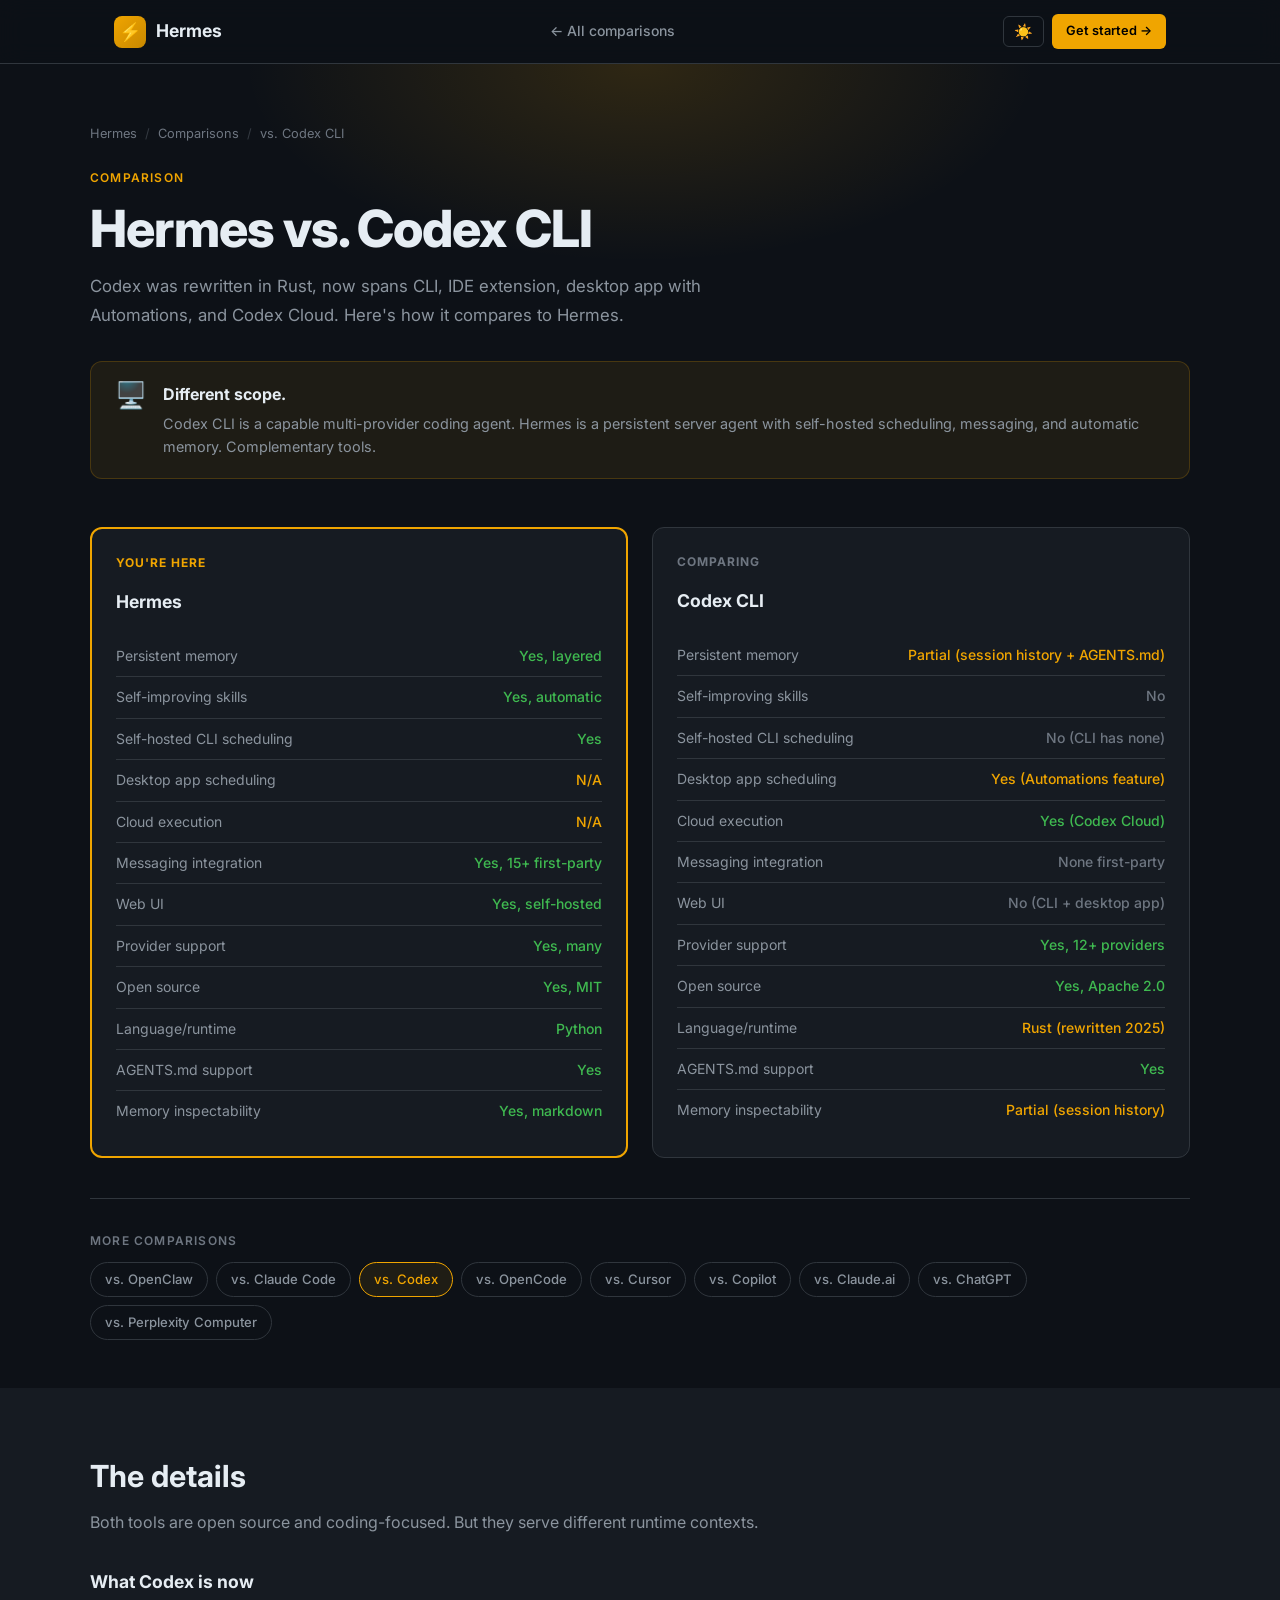
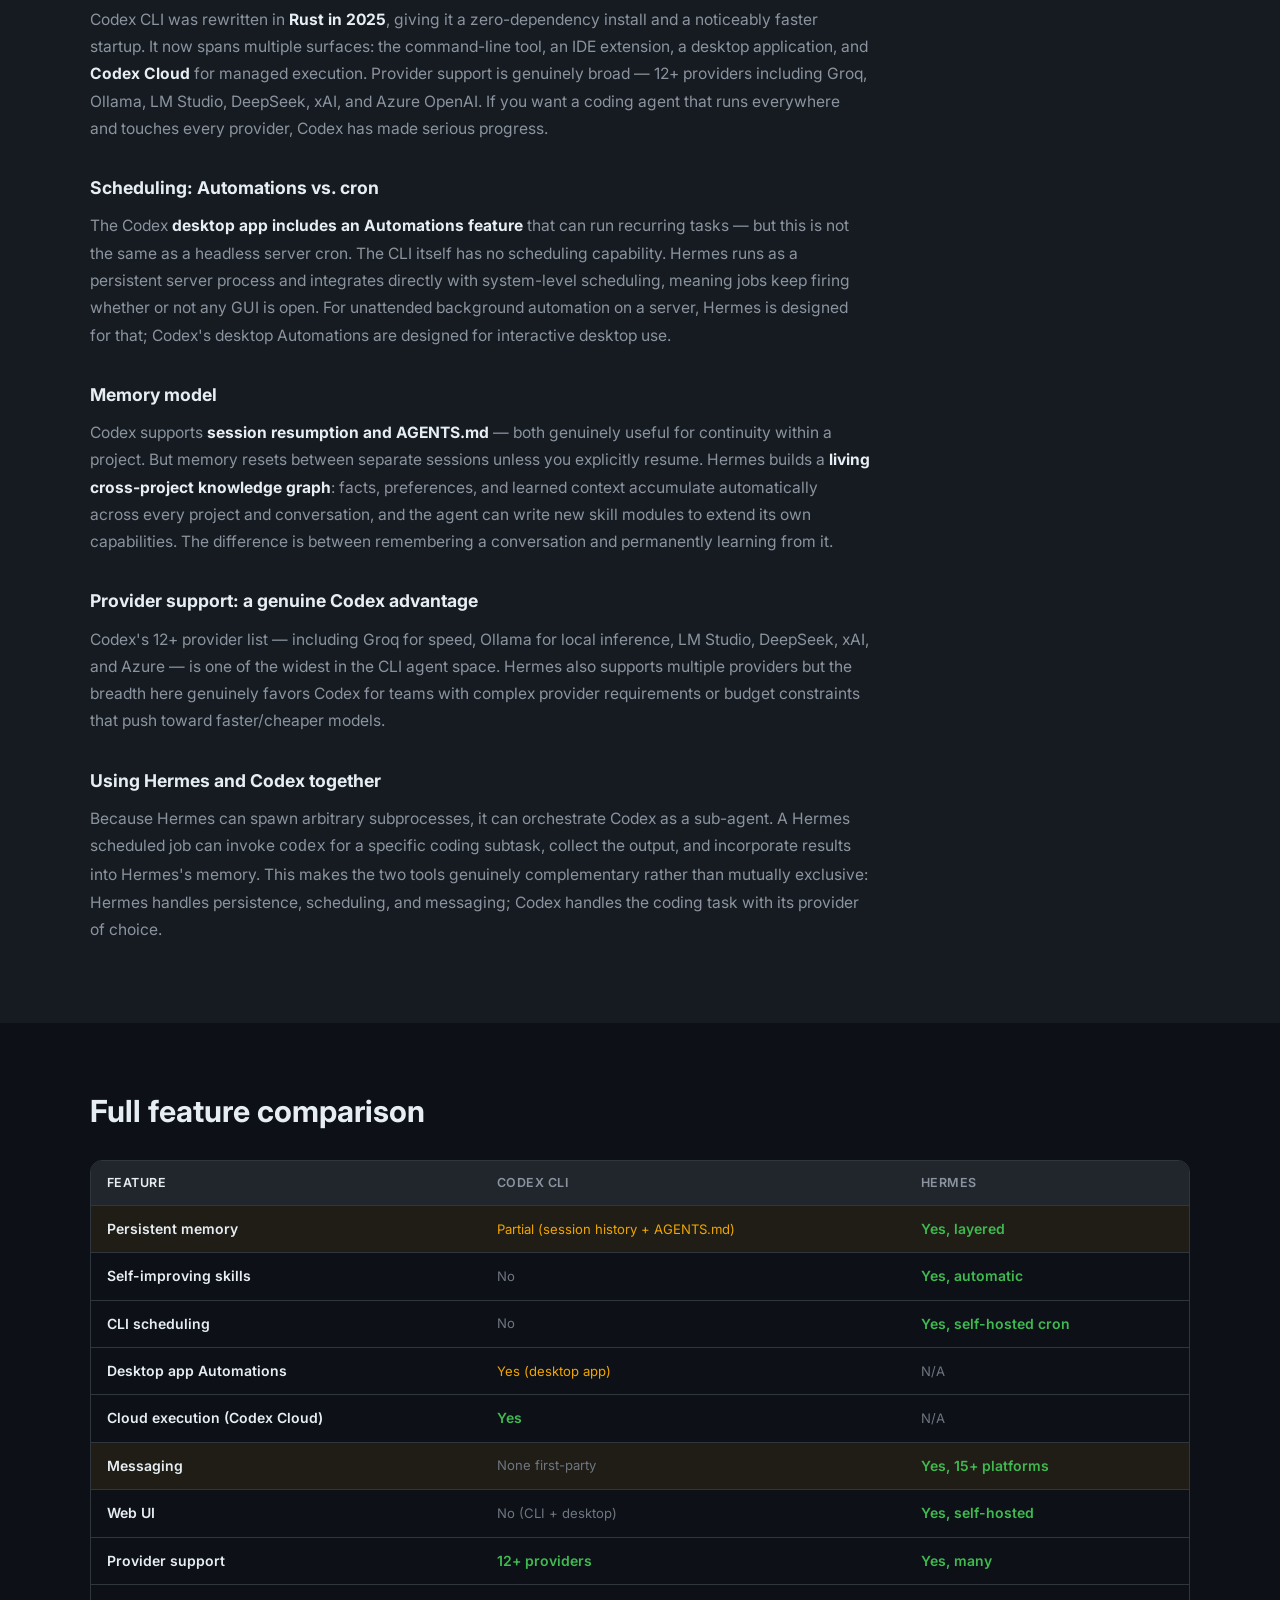
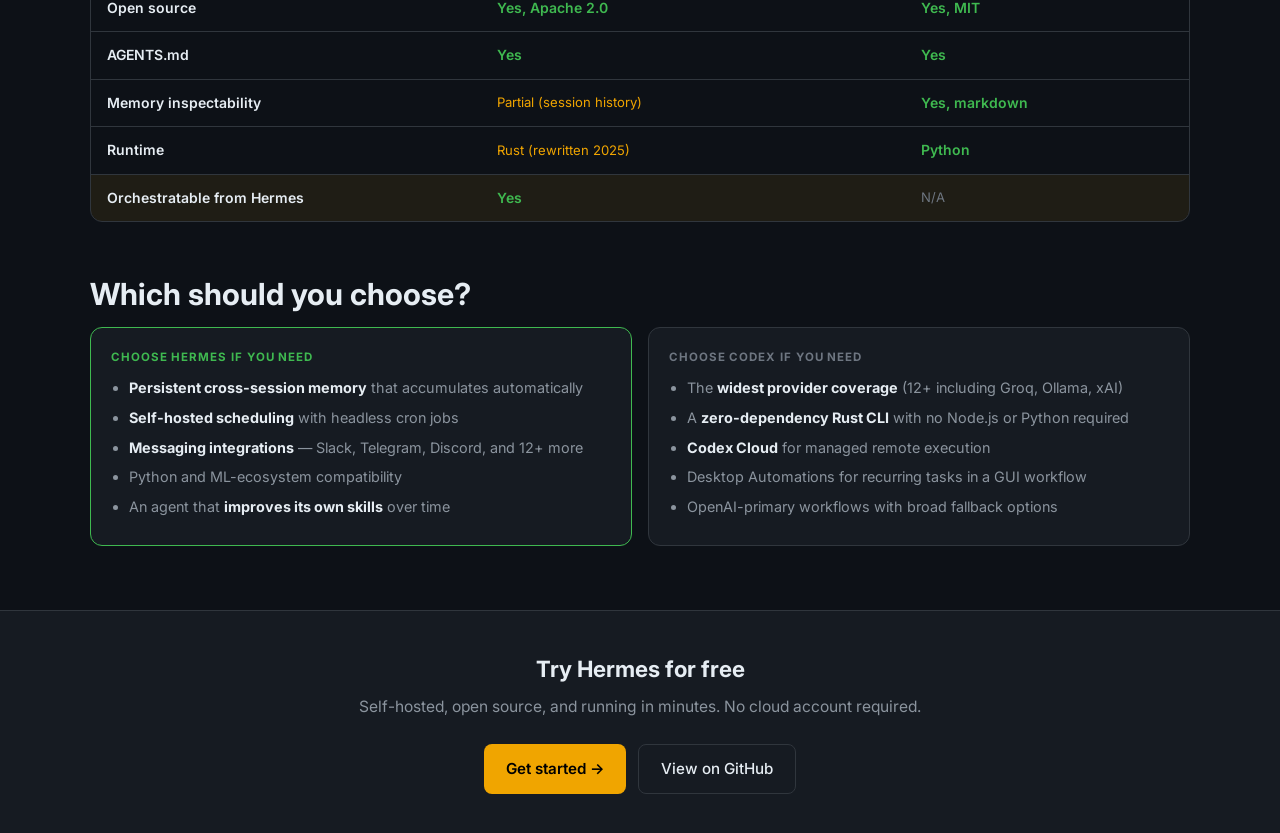
<file: compare/codex.html>
<!DOCTYPE html>
<html lang="en" data-theme="dark">
<head>
  <meta charset="UTF-8" />
  <meta name="viewport" content="width=device-width, initial-scale=1.0" />
  <title>Hermes vs. Codex CLI | Comparison</title>
  <meta name="description" content="Codex was rewritten in Rust, now spans CLI, IDE extension, desktop app with Automations, and Codex Cloud. Here's how it compares to Hermes." />
  <link rel="preconnect" href="https://fonts.googleapis.com" />
  <link rel="preconnect" href="https://fonts.gstatic.com" crossorigin />
  <link href="https://fonts.googleapis.com/css2?family=Inter:wght@300;400;500;600;700;800&family=JetBrains+Mono:wght@400;500&display=swap" rel="stylesheet" />
  <style>
    :root {
      --bg-primary: #0d1117;
      --bg-secondary: #161b22;
      --bg-tertiary: #21262d;
      --bg-card: #161b22;
      --bg-card-hover: #1c2128;
      --border: #30363d;
      --border-hover: #484f58;
      --text-primary: #e6edf3;
      --text-secondary: #8b949e;
      --text-muted: #6e7681;
      --accent: #f0a500;
      --accent-dim: #c88800;
      --accent-glow: rgba(240,165,0,0.15);
      --accent-subtle: rgba(240,165,0,0.08);
      --green: #3fb950;
      --red: #f85149;
      --blue: #58a6ff;
      --purple: #bc8cff;
      --nav-height: 64px;
      --radius: 8px;
      --radius-lg: 12px;
      --shadow: 0 1px 3px rgba(0,0,0,0.4),0 4px 16px rgba(0,0,0,0.3);
    }
    [data-theme="light"] {
      --bg-primary: #ffffff;
      --bg-secondary: #f6f8fa;
      --bg-tertiary: #eaeef2;
      --bg-card: #ffffff;
      --bg-card-hover: #f6f8fa;
      --border: #d0d7de;
      --border-hover: #9198a1;
      --text-primary: #1f2328;
      --text-secondary: #656d76;
      --text-muted: #9198a1;
      --accent: #c07800;
      --accent-dim: #a06000;
      --accent-glow: rgba(192,120,0,0.12);
      --accent-subtle: rgba(192,120,0,0.06);
      --green: #1a7f37;
      --red: #cf222e;
      --blue: #0969da;
      --purple: #7c3aed;
      --shadow: 0 1px 3px rgba(0,0,0,0.1),0 4px 16px rgba(0,0,0,0.06);
    }
    *,*::before,*::after{box-sizing:border-box;margin:0;padding:0}
    html{scroll-behavior:smooth;font-size:16px;overflow-x:hidden}
    body{font-family:'Inter',-apple-system,BlinkMacSystemFont,'Segoe UI',sans-serif;background:var(--bg-primary);color:var(--text-primary);line-height:1.6;transition:background 0.2s,color 0.2s;-webkit-font-smoothing:antialiased}
    a{color:var(--accent);text-decoration:none;transition:color 0.15s}
    a:hover{color:var(--accent-dim)}
    img{max-width:100%}
    ::-webkit-scrollbar{width:6px;height:6px}
    ::-webkit-scrollbar-track{background:var(--bg-secondary)}
    ::-webkit-scrollbar-thumb{background:var(--border);border-radius:3px}
    #nav{position:fixed;top:0;left:0;right:0;height:var(--nav-height);background:rgba(13,17,23,0.92);backdrop-filter:blur(12px);-webkit-backdrop-filter:blur(12px);border-bottom:1px solid var(--border);z-index:1000}
    [data-theme="light"] #nav{background:rgba(255,255,255,0.92)}
    .nav-inner{max-width:1100px;margin:0 auto;padding:0 24px;height:100%;display:flex;align-items:center;justify-content:space-between;gap:16px}
    .nav-logo{display:flex;align-items:center;gap:10px;font-weight:700;font-size:1.1rem;color:var(--text-primary);text-decoration:none;flex-shrink:0}
    .nav-logo-icon{width:32px;height:32px;background:linear-gradient(135deg,var(--accent),var(--accent-dim));border-radius:8px;display:flex;align-items:center;justify-content:center;font-size:18px;line-height:1}
    .nav-back{display:flex;align-items:center;gap:6px;color:var(--text-secondary);font-size:0.875rem;font-weight:500;padding:6px 12px;border-radius:6px;transition:color 0.15s,background 0.15s;text-decoration:none}
    .nav-back:hover{color:var(--text-primary);background:var(--bg-tertiary)}
    .btn-theme{background:none;border:1px solid var(--border);color:var(--text-secondary);cursor:pointer;padding:7px 10px;border-radius:6px;font-size:15px;line-height:1;transition:border-color 0.15s,color 0.15s,background 0.15s}
    .btn-theme:hover{border-color:var(--border-hover);color:var(--text-primary);background:var(--bg-tertiary)}
    .btn-cta{background:var(--accent);color:#000;font-size:0.8rem;font-weight:600;padding:7px 14px;border-radius:6px;border:none;cursor:pointer;text-decoration:none;display:inline-block;transition:background 0.15s,transform 0.1s;white-space:nowrap}
    .btn-cta:hover{background:var(--accent-dim);color:#000;transform:translateY(-1px)}
    main{padding-top:var(--nav-height)}
    .hero{padding:60px 24px 48px;background:var(--bg-primary);position:relative;overflow:hidden}
    .hero::before{content:'';position:absolute;top:-200px;left:50%;transform:translateX(-50%);width:800px;height:400px;background:radial-gradient(ellipse at center,var(--accent-glow) 0%,transparent 70%);pointer-events:none}
    .container{max-width:1100px;margin:0 auto;position:relative}
    .section{padding:64px 24px}
    .section-alt{background:var(--bg-secondary)}
    .breadcrumb{display:flex;align-items:center;gap:8px;font-size:0.8rem;color:var(--text-muted);margin-bottom:24px;flex-wrap:wrap}
    .breadcrumb a{color:var(--text-muted)}
    .breadcrumb a:hover{color:var(--accent)}
    .breadcrumb-sep{opacity:0.4}
    .page-label{font-size:0.75rem;font-weight:600;letter-spacing:0.1em;text-transform:uppercase;color:var(--accent);margin-bottom:12px}
    .page-title{font-size:clamp(2rem,5vw,3.2rem);font-weight:800;line-height:1.1;letter-spacing:-0.02em;margin-bottom:16px}
    .page-sub{font-size:1.05rem;color:var(--text-secondary);max-width:680px;line-height:1.7;margin-bottom:32px}
    .verdict{display:flex;align-items:flex-start;gap:16px;background:var(--accent-subtle);border:1px solid rgba(240,165,0,0.2);border-radius:var(--radius-lg);padding:20px 24px;margin-bottom:48px}
    [data-theme="light"] .verdict{border-color:rgba(192,120,0,0.2)}
    .verdict-icon{font-size:1.6rem;flex-shrink:0;line-height:1}
    .verdict-text strong{color:var(--text-primary);display:block;margin-bottom:4px;font-size:1rem}
    .verdict-text p{color:var(--text-secondary);font-size:0.9rem;line-height:1.6;margin:0}
    .section-title{font-size:clamp(1.4rem,3vw,1.9rem);font-weight:700;margin-bottom:8px;color:var(--text-primary)}
    .section-body{font-size:1rem;color:var(--text-secondary);max-width:720px;line-height:1.7;margin-bottom:32px}
    .feature-compare{display:grid;grid-template-columns:1fr 1fr;gap:24px;margin-bottom:40px}
    @media(max-width:700px){.feature-compare{grid-template-columns:1fr}}
    .fc-col{background:var(--bg-card);border:1px solid var(--border);border-radius:var(--radius-lg);padding:24px}
    .fc-col.hermes{border-color:var(--accent);border-width:2px}
    .fc-col-label{font-size:0.75rem;font-weight:700;letter-spacing:0.08em;text-transform:uppercase;margin-bottom:16px;color:var(--text-muted)}
    .fc-col.hermes .fc-col-label{color:var(--accent)}
    .fc-col-name{font-size:1.1rem;font-weight:700;color:var(--text-primary);margin-bottom:20px}
    .fc-row{display:flex;align-items:flex-start;gap:10px;padding:9px 0;border-bottom:1px solid var(--border)}
    .fc-row:last-child{border-bottom:none}
    .fc-key{flex:1;font-size:0.875rem;color:var(--text-secondary)}
    .fc-val{font-size:0.875rem;font-weight:500;text-align:right;min-width:60px}
    .fc-val.yes{color:var(--green)}
    .fc-val.no{color:var(--text-muted)}
    .fc-val.partial{color:var(--accent)}
    .fc-val.preview{color:var(--purple)}
    .fc-val.cloud{color:var(--blue)}
    .narrative{max-width:780px;min-width:0;word-break:break-word}
    .narrative h3{font-size:1.1rem;font-weight:700;color:var(--text-primary);margin:32px 0 10px}
    .narrative h3:first-child{margin-top:0}
    .narrative p{font-size:0.975rem;color:var(--text-secondary);line-height:1.75;margin-bottom:16px}
    .narrative ul{padding-left:20px;margin-bottom:16px}
    .narrative li{font-size:0.975rem;color:var(--text-secondary);line-height:1.7;margin-bottom:6px}
    .narrative strong{color:var(--text-primary)}
    .narrative a{color:var(--accent)}
    .table-wrap{overflow-x:auto;border-radius:var(--radius-lg);border:1px solid var(--border);margin:24px 0 40px}
    table{width:100%;border-collapse:collapse;font-size:0.875rem}
    thead th{background:var(--bg-tertiary);color:var(--text-secondary);font-weight:600;font-size:0.78rem;letter-spacing:0.04em;text-transform:uppercase;padding:12px 16px;text-align:left;border-bottom:1px solid var(--border);white-space:nowrap}
    thead th:first-child{color:var(--text-primary)}
    tbody tr{border-bottom:1px solid var(--border);transition:background 0.1s}
    tbody tr:last-child{border-bottom:none}
    tbody tr:hover{background:var(--bg-card-hover)}
    tbody tr.hl{background:var(--accent-subtle)}
    tbody tr.hl:hover{background:rgba(240,165,0,0.12)}
    tbody td{padding:12px 16px;color:var(--text-secondary);vertical-align:middle}
    tbody td:first-child{font-weight:600;color:var(--text-primary);white-space:nowrap}
    .c-yes{color:var(--green);font-weight:600}
    .c-no{color:var(--text-muted);font-size:0.82rem}
    .c-partial{color:var(--accent);font-size:0.82rem}
    .c-cloud{color:var(--blue);font-size:0.82rem}
    .c-prev{color:var(--purple);font-size:0.82rem}
    .who-grid{display:grid;grid-template-columns:1fr 1fr;gap:16px;margin-top:8px}
    @media(max-width:600px){.who-grid{grid-template-columns:1fr}}
    .who-card{background:var(--bg-card);border:1px solid var(--border);border-radius:var(--radius-lg);padding:20px}
    .who-card.choose-hermes{border-color:var(--green)}
    .who-card.choose-other{border-color:var(--border)}
    .who-card-label{font-size:0.72rem;font-weight:700;letter-spacing:0.08em;text-transform:uppercase;margin-bottom:10px;color:var(--text-muted)}
    .who-card.choose-hermes .who-card-label{color:var(--green)}
    .who-card ul{padding-left:18px}
    .who-card li{font-size:0.9rem;color:var(--text-secondary);line-height:1.65;margin-bottom:6px}
    .who-card strong{color:var(--text-primary)}
    .cta-strip{background:var(--bg-secondary);border-top:1px solid var(--border);padding:40px 24px;text-align:center}
    .cta-strip h2{font-size:1.4rem;font-weight:700;margin-bottom:8px}
    .cta-strip p{color:var(--text-secondary);margin-bottom:24px;font-size:0.975rem}
    .cta-btns{display:flex;gap:12px;justify-content:center;flex-wrap:wrap}
    .btn-primary{display:inline-flex;align-items:center;gap:6px;background:var(--accent);color:#000;font-weight:600;font-size:0.95rem;padding:12px 22px;border-radius:8px;transition:background 0.15s,transform 0.1s}
    .btn-primary:hover{background:var(--accent-dim);color:#000;transform:translateY(-1px)}
    .btn-secondary{display:inline-flex;align-items:center;gap:6px;background:var(--bg-card);border:1px solid var(--border);color:var(--text-primary);font-weight:500;font-size:0.95rem;padding:12px 22px;border-radius:8px;transition:border-color 0.15s,background 0.15s}
    .btn-secondary:hover{border-color:var(--border-hover);background:var(--bg-card-hover);color:var(--text-primary)}
    .compare-nav{display:flex;flex-wrap:wrap;gap:8px;margin-top:40px;padding-top:32px;border-top:1px solid var(--border)}
    .compare-nav-label{width:100%;font-size:0.75rem;font-weight:600;letter-spacing:0.1em;text-transform:uppercase;color:var(--text-muted);margin-bottom:4px}
    .cpill{display:inline-block;padding:6px 14px;border:1px solid var(--border);border-radius:100px;font-size:0.82rem;font-weight:500;color:var(--text-secondary);transition:border-color 0.15s,color 0.15s,background 0.15s}
    .cpill:hover{border-color:var(--accent);color:var(--accent);background:var(--accent-subtle)}
    .cpill.active{border-color:var(--accent);color:var(--accent);background:var(--accent-subtle)}
    /* ── Mobile nav: prevent 3-item nav overflow ── */
    @media(max-width:640px){
      .nav-back{display:none}
      .btn-cta{display:none}
      .nav-inner{gap:8px}
    }
    @media(max-width:768px){
      .section{padding:48px 16px}
      .hero{padding:48px 16px 36px}
      .feature-compare{grid-template-columns:1fr}
    }
  
    /* HAMBURGER */
    .hamburger{display:none;flex-direction:column;gap:5px;cursor:pointer;padding:6px;border:1px solid var(--border);border-radius:6px;background:none;transition:border-color 0.15s;flex-shrink:0}
    .hamburger:hover{border-color:var(--accent)}
    .hamburger span{display:block;width:20px;height:2px;background:var(--text-secondary);border-radius:2px;transition:transform 0.2s,opacity 0.2s}
    .hamburger.open span:nth-child(1){transform:translateY(7px) rotate(45deg)}
    .hamburger.open span:nth-child(2){opacity:0}
    .hamburger.open span:nth-child(3){transform:translateY(-7px) rotate(-45deg)}
    #compare-mobile-menu{display:none;position:fixed;top:var(--nav-height,64px);left:0;right:0;background:var(--bg-secondary,#161b22);border-bottom:1px solid var(--border,#30363d);padding:16px 24px;z-index:999;flex-direction:column;gap:4px}
    #compare-mobile-menu.open{display:flex}
    #compare-mobile-menu a{color:var(--text-secondary,#8b949e);font-size:0.95rem;font-weight:500;padding:10px 12px;border-radius:6px;text-decoration:none;transition:color 0.15s,background 0.15s}
    #compare-mobile-menu a:hover{color:var(--text-primary,#e6edf3);background:var(--bg-tertiary,#21262d)}
    #compare-mobile-menu a.accent{color:var(--accent,#f0a500)}
    #compare-mobile-menu .menu-divider{height:1px;background:var(--border,#30363d);margin:4px 0}
    @media(max-width:640px){
      .hamburger{display:flex}
      .btn-cta{display:none}
      .nav-back{display:none}
    }
    </style>
</head>
<body>

<nav id="nav">
  <div class="nav-inner">
    <a href="../index.html" class="nav-logo">
      <div class="nav-logo-icon">⚡</div>
      Hermes
    </a>
    <a href="../index.html#compare" class="nav-back"><span>← All comparisons</span></a>
    <div style="display:flex;align-items:center;gap:8px;flex-shrink:0">
      <button class="btn-theme" id="theme-toggle" aria-label="Toggle theme">🌙</button>
      <a href="https://hermes-agent.nousresearch.com/docs/getting-started/installation" class="btn-cta" target="_blank" rel="noopener">Get started →</a>
    </div>
  </div>
  <button class="hamburger" id="compare-hamburger" aria-label="Open menu" aria-expanded="false"><span></span><span></span><span></span></button>
</nav>

<div id="compare-mobile-menu">
  <a href="../index.html">⚡ Hermes Home</a>
  <a href="../index.html#compare">← All comparisons</a>
  <div class="menu-divider"></div>
  <a href="../eli5/" class="accent">🧠 ELI5</a>
  <a href="../models/" class="accent">🤖 Best Models</a>
  <a href="../community/" class="accent">🌎 Community</a>
  <a href="https://hermes-agent.nousresearch.com/docs/getting-started/installation" target="_blank" rel="noopener" class="accent">Get started →</a>
</div>

<main>
  <div class="hero">
    <div class="container">
      <div class="breadcrumb">
        <a href="../index.html">Hermes</a>
        <span class="breadcrumb-sep">/</span>
        <a href="../index.html#compare">Comparisons</a>
        <span class="breadcrumb-sep">/</span>
        <span>vs. Codex CLI</span>
      </div>
      <div class="page-label">Comparison</div>
      <h1 class="page-title">Hermes vs. Codex CLI</h1>
      <p class="page-sub">Codex was rewritten in Rust, now spans CLI, IDE extension, desktop app with Automations, and Codex Cloud. Here's how it compares to Hermes.</p>

      <div class="verdict">
        <div class="verdict-icon">🖥️</div>
        <div class="verdict-text">
          <strong>Different scope.</strong>
          <p>Codex CLI is a capable multi-provider coding agent. Hermes is a persistent server agent with self-hosted scheduling, messaging, and automatic memory. Complementary tools.</p>
        </div>
      </div>

      <div class="feature-compare">
        <div class="fc-col hermes">
          <div class="fc-col-label">You're here</div>
          <div class="fc-col-name">Hermes</div>
          <div class="fc-row"><span class="fc-key">Persistent memory</span><span class="fc-val yes">Yes, layered</span></div>
          <div class="fc-row"><span class="fc-key">Self-improving skills</span><span class="fc-val yes">Yes, automatic</span></div>
          <div class="fc-row"><span class="fc-key">Self-hosted CLI scheduling</span><span class="fc-val yes">Yes</span></div>
          <div class="fc-row"><span class="fc-key">Desktop app scheduling</span><span class="fc-val partial">N/A</span></div>
          <div class="fc-row"><span class="fc-key">Cloud execution</span><span class="fc-val partial">N/A</span></div>
          <div class="fc-row"><span class="fc-key">Messaging integration</span><span class="fc-val yes">Yes, 15+ first-party</span></div>
          <div class="fc-row"><span class="fc-key">Web UI</span><span class="fc-val yes">Yes, self-hosted</span></div>
          <div class="fc-row"><span class="fc-key">Provider support</span><span class="fc-val yes">Yes, many</span></div>
          <div class="fc-row"><span class="fc-key">Open source</span><span class="fc-val yes">Yes, MIT</span></div>
          <div class="fc-row"><span class="fc-key">Language/runtime</span><span class="fc-val yes">Python</span></div>
          <div class="fc-row"><span class="fc-key">AGENTS.md support</span><span class="fc-val yes">Yes</span></div>
          <div class="fc-row"><span class="fc-key">Memory inspectability</span><span class="fc-val yes">Yes, markdown</span></div>
        </div>
        <div class="fc-col">
          <div class="fc-col-label">Comparing</div>
          <div class="fc-col-name">Codex CLI</div>
          <div class="fc-row"><span class="fc-key">Persistent memory</span><span class="fc-val partial">Partial (session history + AGENTS.md)</span></div>
          <div class="fc-row"><span class="fc-key">Self-improving skills</span><span class="fc-val no">No</span></div>
          <div class="fc-row"><span class="fc-key">Self-hosted CLI scheduling</span><span class="fc-val no">No (CLI has none)</span></div>
          <div class="fc-row"><span class="fc-key">Desktop app scheduling</span><span class="fc-val partial">Yes (Automations feature)</span></div>
          <div class="fc-row"><span class="fc-key">Cloud execution</span><span class="fc-val yes">Yes (Codex Cloud)</span></div>
          <div class="fc-row"><span class="fc-key">Messaging integration</span><span class="fc-val no">None first-party</span></div>
          <div class="fc-row"><span class="fc-key">Web UI</span><span class="fc-val no">No (CLI + desktop app)</span></div>
          <div class="fc-row"><span class="fc-key">Provider support</span><span class="fc-val yes">Yes, 12+ providers</span></div>
          <div class="fc-row"><span class="fc-key">Open source</span><span class="fc-val yes">Yes, Apache 2.0</span></div>
          <div class="fc-row"><span class="fc-key">Language/runtime</span><span class="fc-val partial">Rust (rewritten 2025)</span></div>
          <div class="fc-row"><span class="fc-key">AGENTS.md support</span><span class="fc-val yes">Yes</span></div>
          <div class="fc-row"><span class="fc-key">Memory inspectability</span><span class="fc-val partial">Partial (session history)</span></div>
        </div>
      </div>

      <!-- Compare nav pills -->
      <div class="compare-nav">
        <div class="compare-nav-label">More comparisons</div>
        <a href="openclaw.html" class="cpill">vs. OpenClaw</a>
        <a href="claude-code.html" class="cpill">vs. Claude Code</a>
        <a href="codex.html" class="cpill active">vs. Codex</a>
        <a href="opencode.html" class="cpill">vs. OpenCode</a>
        <a href="cursor.html" class="cpill">vs. Cursor</a>
        <a href="copilot.html" class="cpill">vs. Copilot</a>
        <a href="claude-ai.html" class="cpill">vs. Claude.ai</a>
        <a href="chatgpt.html" class="cpill">vs. ChatGPT</a>
        <a href="perplexity-computer.html" class="cpill">vs. Perplexity Computer</a>
      </div>
    </div>
  </div>

  <!-- Narrative -->
  <div class="section section-alt">
    <div class="container">
      <h2 class="section-title">The details</h2>
      <p class="section-body">Both tools are open source and coding-focused. But they serve different runtime contexts.</p>
      <div class="narrative">

        <h3>What Codex is now</h3>
        <p>Codex CLI was rewritten in <strong>Rust in 2025</strong>, giving it a zero-dependency install and a noticeably faster startup. It now spans multiple surfaces: the command-line tool, an IDE extension, a desktop application, and <strong>Codex Cloud</strong> for managed execution. Provider support is genuinely broad — 12+ providers including Groq, Ollama, LM Studio, DeepSeek, xAI, and Azure OpenAI. If you want a coding agent that runs everywhere and touches every provider, Codex has made serious progress.</p>

        <h3>Scheduling: Automations vs. cron</h3>
        <p>The Codex <strong>desktop app includes an Automations feature</strong> that can run recurring tasks — but this is not the same as a headless server cron. The CLI itself has no scheduling capability. Hermes runs as a persistent server process and integrates directly with system-level scheduling, meaning jobs keep firing whether or not any GUI is open. For unattended background automation on a server, Hermes is designed for that; Codex's desktop Automations are designed for interactive desktop use.</p>

        <h3>Memory model</h3>
        <p>Codex supports <strong>session resumption and AGENTS.md</strong> — both genuinely useful for continuity within a project. But memory resets between separate sessions unless you explicitly resume. Hermes builds a <strong>living cross-project knowledge graph</strong>: facts, preferences, and learned context accumulate automatically across every project and conversation, and the agent can write new skill modules to extend its own capabilities. The difference is between remembering a conversation and permanently learning from it.</p>

        <h3>Provider support: a genuine Codex advantage</h3>
        <p>Codex's 12+ provider list — including Groq for speed, Ollama for local inference, LM Studio, DeepSeek, xAI, and Azure — is one of the widest in the CLI agent space. Hermes also supports multiple providers but the breadth here genuinely favors Codex for teams with complex provider requirements or budget constraints that push toward faster/cheaper models.</p>

        <h3>Using Hermes and Codex together</h3>
        <p>Because Hermes can spawn arbitrary subprocesses, it can orchestrate Codex as a sub-agent. A Hermes scheduled job can invoke <code>codex</code> for a specific coding subtask, collect the output, and incorporate results into Hermes's memory. This makes the two tools genuinely complementary rather than mutually exclusive: Hermes handles persistence, scheduling, and messaging; Codex handles the coding task with its provider of choice.</p>
      </div>
    </div>
  </div>

  <!-- Full table -->
  <div class="section">
    <div class="container">
      <h2 class="section-title">Full feature comparison</h2>
      <div class="table-wrap">
        <table>
          <thead>
            <tr>
              <th>Feature</th>
              <th>Codex CLI</th>
              <th>Hermes</th>
            </tr>
          </thead>
          <tbody>
            <tr class="hl"><td>Persistent memory</td><td class="c-partial">Partial (session history + AGENTS.md)</td><td class="c-yes">Yes, layered</td></tr>
            <tr><td>Self-improving skills</td><td class="c-no">No</td><td class="c-yes">Yes, automatic</td></tr>
            <tr><td>CLI scheduling</td><td class="c-no">No</td><td class="c-yes">Yes, self-hosted cron</td></tr>
            <tr><td>Desktop app Automations</td><td class="c-partial">Yes (desktop app)</td><td class="c-no">N/A</td></tr>
            <tr><td>Cloud execution (Codex Cloud)</td><td class="c-yes">Yes</td><td class="c-no">N/A</td></tr>
            <tr class="hl"><td>Messaging</td><td class="c-no">None first-party</td><td class="c-yes">Yes, 15+ platforms</td></tr>
            <tr><td>Web UI</td><td class="c-no">No (CLI + desktop)</td><td class="c-yes">Yes, self-hosted</td></tr>
            <tr><td>Provider support</td><td class="c-yes">12+ providers</td><td class="c-yes">Yes, many</td></tr>
            <tr><td>Open source</td><td class="c-yes">Yes, Apache 2.0</td><td class="c-yes">Yes, MIT</td></tr>
            <tr><td>AGENTS.md</td><td class="c-yes">Yes</td><td class="c-yes">Yes</td></tr>
            <tr><td>Memory inspectability</td><td class="c-partial">Partial (session history)</td><td class="c-yes">Yes, markdown</td></tr>
            <tr><td>Runtime</td><td class="c-partial">Rust (rewritten 2025)</td><td class="c-yes">Python</td></tr>
            <tr class="hl"><td>Orchestratable from Hermes</td><td class="c-yes">Yes</td><td class="c-no">N/A</td></tr>
          </tbody>
        </table>
      </div>

      <!-- Who section -->
      <h2 class="section-title" style="margin-top:48px">Which should you choose?</h2>
      <div class="who-grid">
        <div class="who-card choose-hermes">
          <div class="who-card-label">Choose Hermes if you need</div>
          <ul>
            <li><strong>Persistent cross-session memory</strong> that accumulates automatically</li>
            <li><strong>Self-hosted scheduling</strong> with headless cron jobs</li>
            <li><strong>Messaging integrations</strong> — Slack, Telegram, Discord, and 12+ more</li>
            <li>Python and ML-ecosystem compatibility</li>
            <li>An agent that <strong>improves its own skills</strong> over time</li>
          </ul>
        </div>
        <div class="who-card choose-other">
          <div class="who-card-label">Choose Codex if you need</div>
          <ul>
            <li>The <strong>widest provider coverage</strong> (12+ including Groq, Ollama, xAI)</li>
            <li>A <strong>zero-dependency Rust CLI</strong> with no Node.js or Python required</li>
            <li><strong>Codex Cloud</strong> for managed remote execution</li>
            <li>Desktop Automations for recurring tasks in a GUI workflow</li>
            <li>OpenAI-primary workflows with broad fallback options</li>
          </ul>
        </div>
      </div>
    </div>
  </div>

  <!-- CTA -->
  <div class="cta-strip">
    <div class="container">
      <h2>Try Hermes for free</h2>
      <p>Self-hosted, open source, and running in minutes. No cloud account required.</p>
      <div class="cta-btns">
        <a href="https://hermes-agent.nousresearch.com/docs/getting-started/installation" class="btn-primary" target="_blank" rel="noopener">Get started →</a>
        <a href="https://github.com/nousresearch/hermes" class="btn-secondary" target="_blank" rel="noopener">View on GitHub</a>
      </div>
    </div>
  </div>
</main>

<script>
  const html = document.documentElement;
  const toggle = document.getElementById('theme-toggle');
  function setTheme(t) {
    html.setAttribute('data-theme', t);
    localStorage.setItem('theme', t);
    toggle.textContent = t === 'light' ? '🌙' : '☀️';
  }
  const saved = localStorage.getItem('theme');
  const prefersDark = window.matchMedia('(prefers-color-scheme: dark)').matches;
  if (saved) setTheme(saved);
  else if (!prefersDark) setTheme('light');
  else setTheme('dark');
  toggle.addEventListener('click', () => setTheme(html.getAttribute('data-theme') === 'dark' ? 'light' : 'dark'));
  // Hamburger
  var cHam = document.getElementById('compare-hamburger');
  var cMenu = document.getElementById('compare-mobile-menu');
  if (cHam && cMenu) {
    cHam.addEventListener('click', function() {
      var open = cMenu.classList.toggle('open');
      cHam.classList.toggle('open', open);
      cHam.setAttribute('aria-expanded', open);
    });
    document.addEventListener('click', function(e) {
      if (!cHam.contains(e.target) && !cMenu.contains(e.target)) {
        cMenu.classList.remove('open');
        cHam.classList.remove('open');
        cHam.setAttribute('aria-expanded', 'false');
      }
    });
  }

</script>
</body>
</html>
</file>
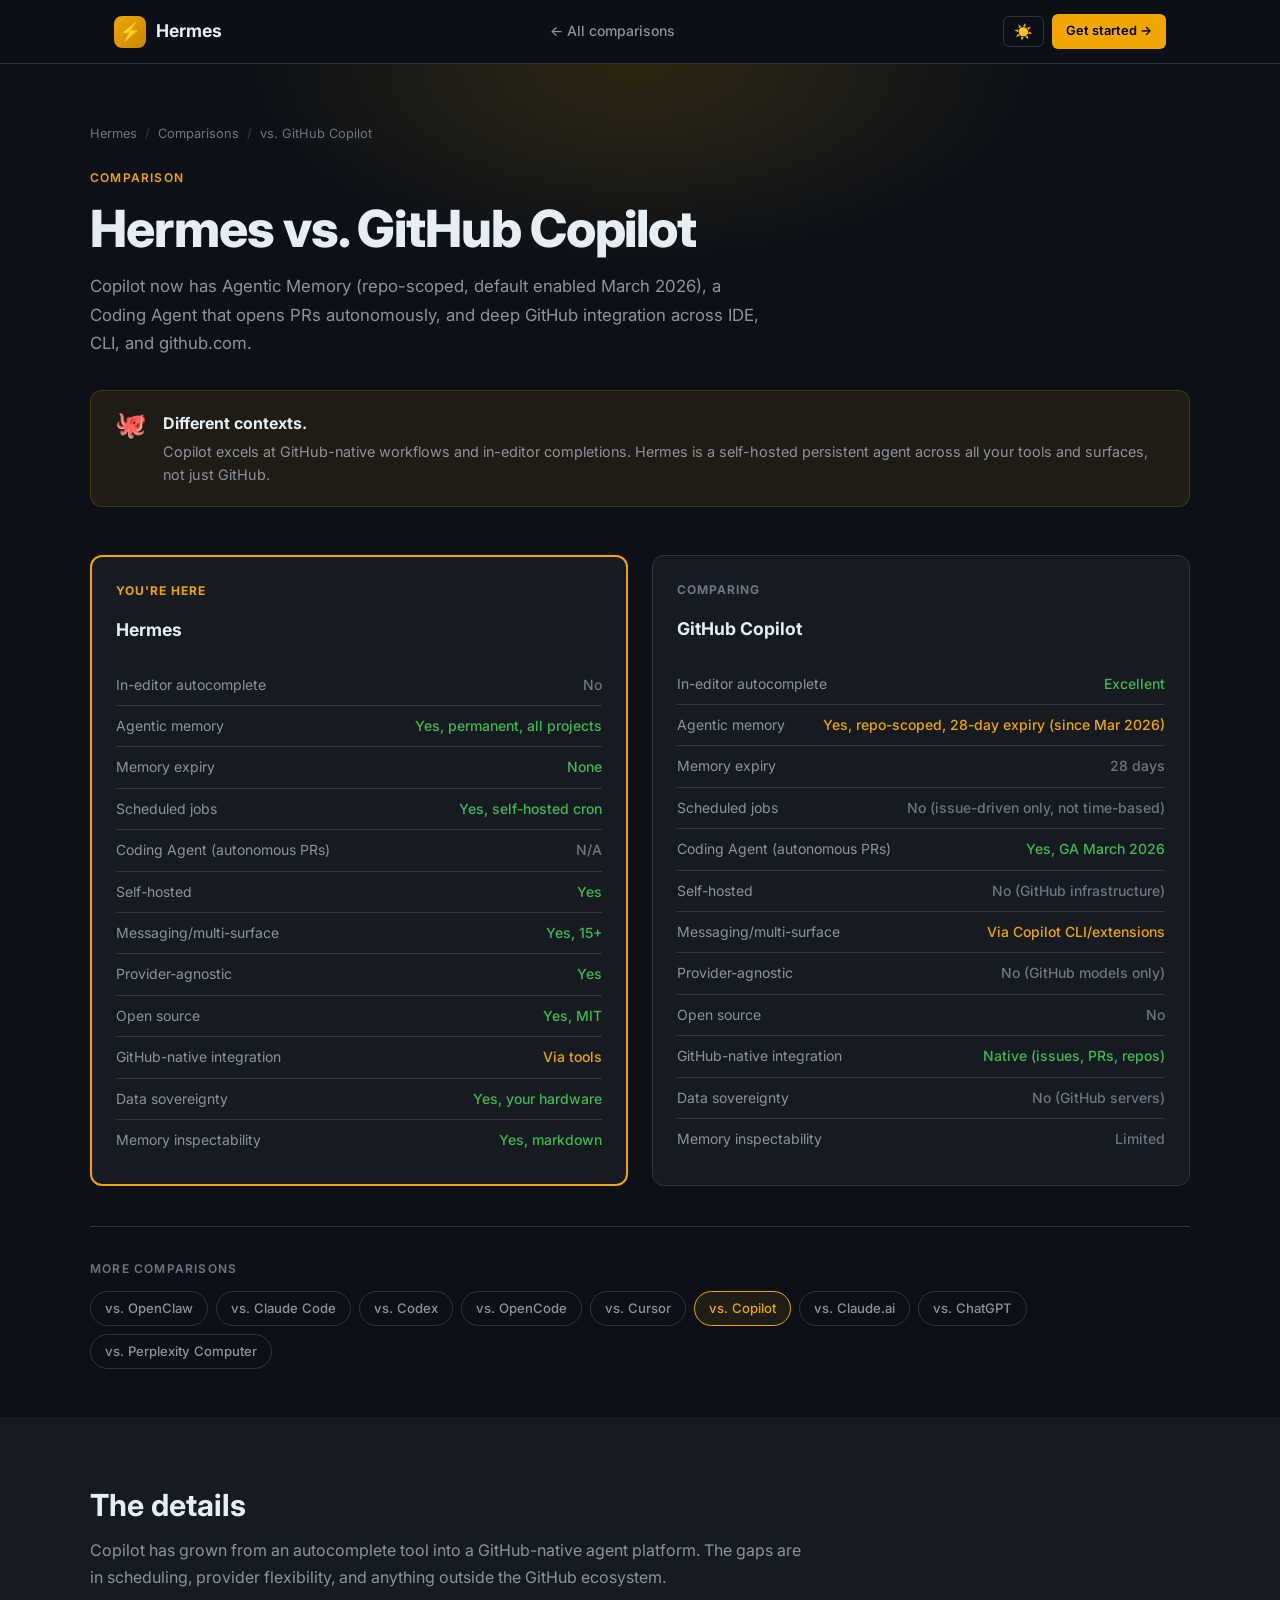
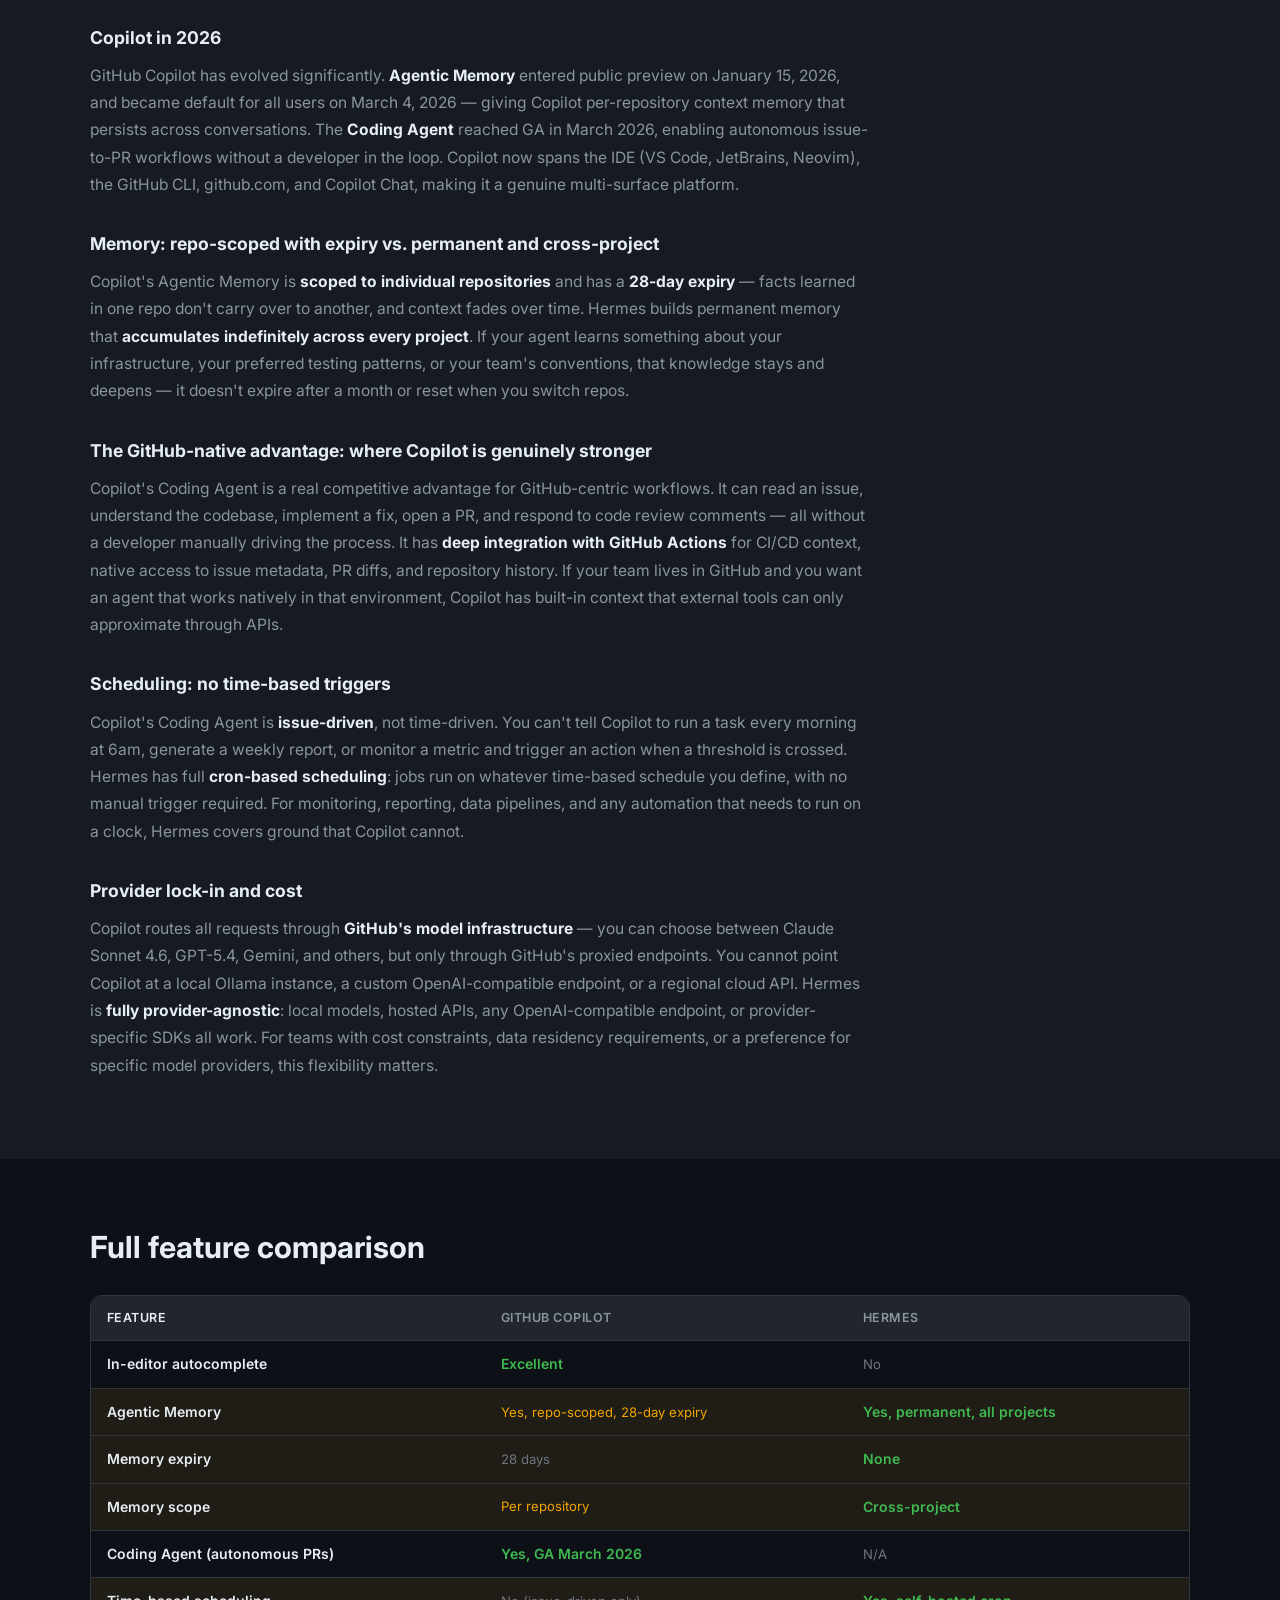
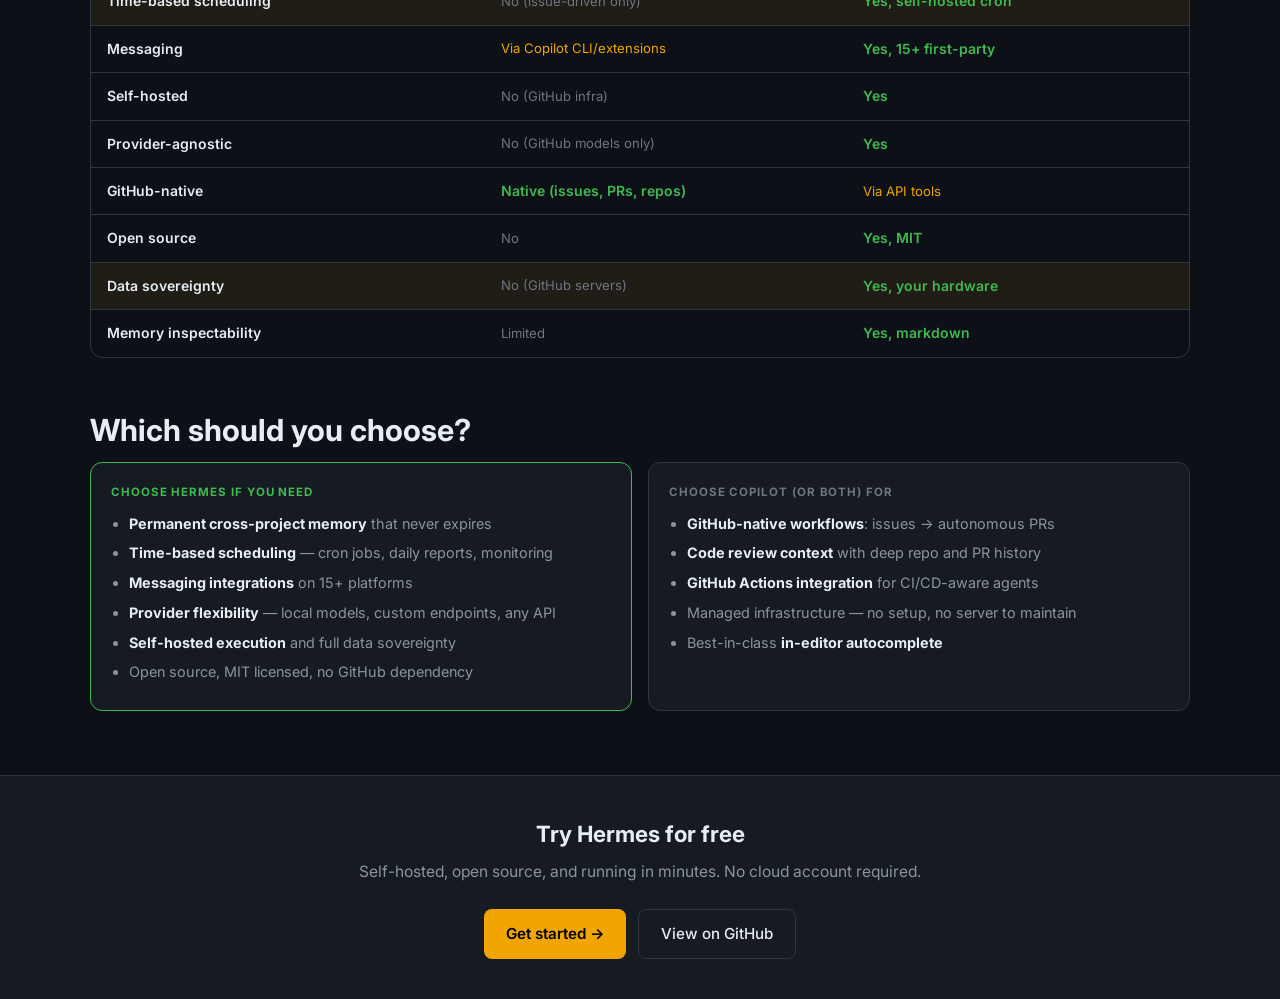
<file: compare/copilot.html>
<!DOCTYPE html>
<html lang="en" data-theme="dark">
<head>
  <meta charset="UTF-8" />
  <meta name="viewport" content="width=device-width, initial-scale=1.0" />
  <title>Hermes vs. GitHub Copilot | Comparison</title>
  <meta name="description" content="Copilot now has Agentic Memory (repo-scoped, default enabled March 2026), a Coding Agent that opens PRs autonomously, and deep GitHub integration across IDE, CLI, and github.com." />
  <link rel="preconnect" href="https://fonts.googleapis.com" />
  <link rel="preconnect" href="https://fonts.gstatic.com" crossorigin />
  <link href="https://fonts.googleapis.com/css2?family=Inter:wght@300;400;500;600;700;800&family=JetBrains+Mono:wght@400;500&display=swap" rel="stylesheet" />
  <style>
    :root {
      --bg-primary: #0d1117;
      --bg-secondary: #161b22;
      --bg-tertiary: #21262d;
      --bg-card: #161b22;
      --bg-card-hover: #1c2128;
      --border: #30363d;
      --border-hover: #484f58;
      --text-primary: #e6edf3;
      --text-secondary: #8b949e;
      --text-muted: #6e7681;
      --accent: #f0a500;
      --accent-dim: #c88800;
      --accent-glow: rgba(240,165,0,0.15);
      --accent-subtle: rgba(240,165,0,0.08);
      --green: #3fb950;
      --red: #f85149;
      --blue: #58a6ff;
      --purple: #bc8cff;
      --nav-height: 64px;
      --radius: 8px;
      --radius-lg: 12px;
      --shadow: 0 1px 3px rgba(0,0,0,0.4),0 4px 16px rgba(0,0,0,0.3);
    }
    [data-theme="light"] {
      --bg-primary: #ffffff;
      --bg-secondary: #f6f8fa;
      --bg-tertiary: #eaeef2;
      --bg-card: #ffffff;
      --bg-card-hover: #f6f8fa;
      --border: #d0d7de;
      --border-hover: #9198a1;
      --text-primary: #1f2328;
      --text-secondary: #656d76;
      --text-muted: #9198a1;
      --accent: #c07800;
      --accent-dim: #a06000;
      --accent-glow: rgba(192,120,0,0.12);
      --accent-subtle: rgba(192,120,0,0.06);
      --green: #1a7f37;
      --red: #cf222e;
      --blue: #0969da;
      --purple: #7c3aed;
      --shadow: 0 1px 3px rgba(0,0,0,0.1),0 4px 16px rgba(0,0,0,0.06);
    }
    *,*::before,*::after{box-sizing:border-box;margin:0;padding:0}
    html{scroll-behavior:smooth;font-size:16px;overflow-x:hidden}
    body{font-family:'Inter',-apple-system,BlinkMacSystemFont,'Segoe UI',sans-serif;background:var(--bg-primary);color:var(--text-primary);line-height:1.6;transition:background 0.2s,color 0.2s;-webkit-font-smoothing:antialiased}
    a{color:var(--accent);text-decoration:none;transition:color 0.15s}
    a:hover{color:var(--accent-dim)}
    img{max-width:100%}
    ::-webkit-scrollbar{width:6px;height:6px}
    ::-webkit-scrollbar-track{background:var(--bg-secondary)}
    ::-webkit-scrollbar-thumb{background:var(--border);border-radius:3px}
    #nav{position:fixed;top:0;left:0;right:0;height:var(--nav-height);background:rgba(13,17,23,0.92);backdrop-filter:blur(12px);-webkit-backdrop-filter:blur(12px);border-bottom:1px solid var(--border);z-index:1000}
    [data-theme="light"] #nav{background:rgba(255,255,255,0.92)}
    .nav-inner{max-width:1100px;margin:0 auto;padding:0 24px;height:100%;display:flex;align-items:center;justify-content:space-between;gap:16px}
    .nav-logo{display:flex;align-items:center;gap:10px;font-weight:700;font-size:1.1rem;color:var(--text-primary);text-decoration:none;flex-shrink:0}
    .nav-logo-icon{width:32px;height:32px;background:linear-gradient(135deg,var(--accent),var(--accent-dim));border-radius:8px;display:flex;align-items:center;justify-content:center;font-size:18px;line-height:1}
    .nav-back{display:flex;align-items:center;gap:6px;color:var(--text-secondary);font-size:0.875rem;font-weight:500;padding:6px 12px;border-radius:6px;transition:color 0.15s,background 0.15s;text-decoration:none}
    .nav-back:hover{color:var(--text-primary);background:var(--bg-tertiary)}
    .btn-theme{background:none;border:1px solid var(--border);color:var(--text-secondary);cursor:pointer;padding:7px 10px;border-radius:6px;font-size:15px;line-height:1;transition:border-color 0.15s,color 0.15s,background 0.15s}
    .btn-theme:hover{border-color:var(--border-hover);color:var(--text-primary);background:var(--bg-tertiary)}
    .btn-cta{background:var(--accent);color:#000;font-size:0.8rem;font-weight:600;padding:7px 14px;border-radius:6px;border:none;cursor:pointer;text-decoration:none;display:inline-block;transition:background 0.15s,transform 0.1s;white-space:nowrap}
    .btn-cta:hover{background:var(--accent-dim);color:#000;transform:translateY(-1px)}
    main{padding-top:var(--nav-height)}
    .hero{padding:60px 24px 48px;background:var(--bg-primary);position:relative;overflow:hidden}
    .hero::before{content:'';position:absolute;top:-200px;left:50%;transform:translateX(-50%);width:800px;height:400px;background:radial-gradient(ellipse at center,var(--accent-glow) 0%,transparent 70%);pointer-events:none}
    .container{max-width:1100px;margin:0 auto;position:relative}
    .section{padding:64px 24px}
    .section-alt{background:var(--bg-secondary)}
    .breadcrumb{display:flex;align-items:center;gap:8px;font-size:0.8rem;color:var(--text-muted);margin-bottom:24px;flex-wrap:wrap}
    .breadcrumb a{color:var(--text-muted)}
    .breadcrumb a:hover{color:var(--accent)}
    .breadcrumb-sep{opacity:0.4}
    .page-label{font-size:0.75rem;font-weight:600;letter-spacing:0.1em;text-transform:uppercase;color:var(--accent);margin-bottom:12px}
    .page-title{font-size:clamp(2rem,5vw,3.2rem);font-weight:800;line-height:1.1;letter-spacing:-0.02em;margin-bottom:16px}
    .page-sub{font-size:1.05rem;color:var(--text-secondary);max-width:680px;line-height:1.7;margin-bottom:32px}
    .verdict{display:flex;align-items:flex-start;gap:16px;background:var(--accent-subtle);border:1px solid rgba(240,165,0,0.2);border-radius:var(--radius-lg);padding:20px 24px;margin-bottom:48px}
    [data-theme="light"] .verdict{border-color:rgba(192,120,0,0.2)}
    .verdict-icon{font-size:1.6rem;flex-shrink:0;line-height:1}
    .verdict-text strong{color:var(--text-primary);display:block;margin-bottom:4px;font-size:1rem}
    .verdict-text p{color:var(--text-secondary);font-size:0.9rem;line-height:1.6;margin:0}
    .section-title{font-size:clamp(1.4rem,3vw,1.9rem);font-weight:700;margin-bottom:8px;color:var(--text-primary)}
    .section-body{font-size:1rem;color:var(--text-secondary);max-width:720px;line-height:1.7;margin-bottom:32px}
    .feature-compare{display:grid;grid-template-columns:1fr 1fr;gap:24px;margin-bottom:40px}
    @media(max-width:700px){.feature-compare{grid-template-columns:1fr}}
    .fc-col{background:var(--bg-card);border:1px solid var(--border);border-radius:var(--radius-lg);padding:24px}
    .fc-col.hermes{border-color:var(--accent);border-width:2px}
    .fc-col-label{font-size:0.75rem;font-weight:700;letter-spacing:0.08em;text-transform:uppercase;margin-bottom:16px;color:var(--text-muted)}
    .fc-col.hermes .fc-col-label{color:var(--accent)}
    .fc-col-name{font-size:1.1rem;font-weight:700;color:var(--text-primary);margin-bottom:20px}
    .fc-row{display:flex;align-items:flex-start;gap:10px;padding:9px 0;border-bottom:1px solid var(--border)}
    .fc-row:last-child{border-bottom:none}
    .fc-key{flex:1;font-size:0.875rem;color:var(--text-secondary)}
    .fc-val{font-size:0.875rem;font-weight:500;text-align:right;min-width:60px}
    .fc-val.yes{color:var(--green)}
    .fc-val.no{color:var(--text-muted)}
    .fc-val.partial{color:var(--accent)}
    .fc-val.preview{color:var(--purple)}
    .fc-val.cloud{color:var(--blue)}
    .narrative{max-width:780px;min-width:0;word-break:break-word}
    .narrative h3{font-size:1.1rem;font-weight:700;color:var(--text-primary);margin:32px 0 10px}
    .narrative h3:first-child{margin-top:0}
    .narrative p{font-size:0.975rem;color:var(--text-secondary);line-height:1.75;margin-bottom:16px}
    .narrative ul{padding-left:20px;margin-bottom:16px}
    .narrative li{font-size:0.975rem;color:var(--text-secondary);line-height:1.7;margin-bottom:6px}
    .narrative strong{color:var(--text-primary)}
    .narrative a{color:var(--accent)}
    .table-wrap{overflow-x:auto;border-radius:var(--radius-lg);border:1px solid var(--border);margin:24px 0 40px}
    table{width:100%;border-collapse:collapse;font-size:0.875rem}
    thead th{background:var(--bg-tertiary);color:var(--text-secondary);font-weight:600;font-size:0.78rem;letter-spacing:0.04em;text-transform:uppercase;padding:12px 16px;text-align:left;border-bottom:1px solid var(--border);white-space:nowrap}
    thead th:first-child{color:var(--text-primary)}
    tbody tr{border-bottom:1px solid var(--border);transition:background 0.1s}
    tbody tr:last-child{border-bottom:none}
    tbody tr:hover{background:var(--bg-card-hover)}
    tbody tr.hl{background:var(--accent-subtle)}
    tbody tr.hl:hover{background:rgba(240,165,0,0.12)}
    tbody td{padding:12px 16px;color:var(--text-secondary);vertical-align:middle}
    tbody td:first-child{font-weight:600;color:var(--text-primary);white-space:nowrap}
    .c-yes{color:var(--green);font-weight:600}
    .c-no{color:var(--text-muted);font-size:0.82rem}
    .c-partial{color:var(--accent);font-size:0.82rem}
    .c-cloud{color:var(--blue);font-size:0.82rem}
    .c-prev{color:var(--purple);font-size:0.82rem}
    .who-grid{display:grid;grid-template-columns:1fr 1fr;gap:16px;margin-top:8px}
    @media(max-width:600px){.who-grid{grid-template-columns:1fr}}
    .who-card{background:var(--bg-card);border:1px solid var(--border);border-radius:var(--radius-lg);padding:20px}
    .who-card.choose-hermes{border-color:var(--green)}
    .who-card.choose-other{border-color:var(--border)}
    .who-card-label{font-size:0.72rem;font-weight:700;letter-spacing:0.08em;text-transform:uppercase;margin-bottom:10px;color:var(--text-muted)}
    .who-card.choose-hermes .who-card-label{color:var(--green)}
    .who-card ul{padding-left:18px}
    .who-card li{font-size:0.9rem;color:var(--text-secondary);line-height:1.65;margin-bottom:6px}
    .who-card strong{color:var(--text-primary)}
    .cta-strip{background:var(--bg-secondary);border-top:1px solid var(--border);padding:40px 24px;text-align:center}
    .cta-strip h2{font-size:1.4rem;font-weight:700;margin-bottom:8px}
    .cta-strip p{color:var(--text-secondary);margin-bottom:24px;font-size:0.975rem}
    .cta-btns{display:flex;gap:12px;justify-content:center;flex-wrap:wrap}
    .btn-primary{display:inline-flex;align-items:center;gap:6px;background:var(--accent);color:#000;font-weight:600;font-size:0.95rem;padding:12px 22px;border-radius:8px;transition:background 0.15s,transform 0.1s}
    .btn-primary:hover{background:var(--accent-dim);color:#000;transform:translateY(-1px)}
    .btn-secondary{display:inline-flex;align-items:center;gap:6px;background:var(--bg-card);border:1px solid var(--border);color:var(--text-primary);font-weight:500;font-size:0.95rem;padding:12px 22px;border-radius:8px;transition:border-color 0.15s,background 0.15s}
    .btn-secondary:hover{border-color:var(--border-hover);background:var(--bg-card-hover);color:var(--text-primary)}
    .compare-nav{display:flex;flex-wrap:wrap;gap:8px;margin-top:40px;padding-top:32px;border-top:1px solid var(--border)}
    .compare-nav-label{width:100%;font-size:0.75rem;font-weight:600;letter-spacing:0.1em;text-transform:uppercase;color:var(--text-muted);margin-bottom:4px}
    .cpill{display:inline-block;padding:6px 14px;border:1px solid var(--border);border-radius:100px;font-size:0.82rem;font-weight:500;color:var(--text-secondary);transition:border-color 0.15s,color 0.15s,background 0.15s}
    .cpill:hover{border-color:var(--accent);color:var(--accent);background:var(--accent-subtle)}
    .cpill.active{border-color:var(--accent);color:var(--accent);background:var(--accent-subtle)}
    /* ── Mobile nav: prevent 3-item nav overflow ── */
    @media(max-width:640px){
      .nav-back{display:none}
      .btn-cta{display:none}
      .nav-inner{gap:8px}
    }
    @media(max-width:768px){
      .section{padding:48px 16px}
      .hero{padding:48px 16px 36px}
      .feature-compare{grid-template-columns:1fr}
    }
  
    /* HAMBURGER */
    .hamburger{display:none;flex-direction:column;gap:5px;cursor:pointer;padding:6px;border:1px solid var(--border);border-radius:6px;background:none;transition:border-color 0.15s;flex-shrink:0}
    .hamburger:hover{border-color:var(--accent)}
    .hamburger span{display:block;width:20px;height:2px;background:var(--text-secondary);border-radius:2px;transition:transform 0.2s,opacity 0.2s}
    .hamburger.open span:nth-child(1){transform:translateY(7px) rotate(45deg)}
    .hamburger.open span:nth-child(2){opacity:0}
    .hamburger.open span:nth-child(3){transform:translateY(-7px) rotate(-45deg)}
    #compare-mobile-menu{display:none;position:fixed;top:var(--nav-height,64px);left:0;right:0;background:var(--bg-secondary,#161b22);border-bottom:1px solid var(--border,#30363d);padding:16px 24px;z-index:999;flex-direction:column;gap:4px}
    #compare-mobile-menu.open{display:flex}
    #compare-mobile-menu a{color:var(--text-secondary,#8b949e);font-size:0.95rem;font-weight:500;padding:10px 12px;border-radius:6px;text-decoration:none;transition:color 0.15s,background 0.15s}
    #compare-mobile-menu a:hover{color:var(--text-primary,#e6edf3);background:var(--bg-tertiary,#21262d)}
    #compare-mobile-menu a.accent{color:var(--accent,#f0a500)}
    #compare-mobile-menu .menu-divider{height:1px;background:var(--border,#30363d);margin:4px 0}
    @media(max-width:640px){
      .hamburger{display:flex}
      .btn-cta{display:none}
      .nav-back{display:none}
    }
    </style>
</head>
<body>

<nav id="nav">
  <div class="nav-inner">
    <a href="../index.html" class="nav-logo">
      <div class="nav-logo-icon">⚡</div>
      Hermes
    </a>
    <a href="../index.html#compare" class="nav-back"><span>← All comparisons</span></a>
    <div style="display:flex;align-items:center;gap:8px;flex-shrink:0">
      <button class="btn-theme" id="theme-toggle" aria-label="Toggle theme">🌙</button>
      <a href="https://hermes-agent.nousresearch.com/docs/getting-started/installation" class="btn-cta" target="_blank" rel="noopener">Get started →</a>
    </div>
  </div>
  <button class="hamburger" id="compare-hamburger" aria-label="Open menu" aria-expanded="false"><span></span><span></span><span></span></button>
</nav>

<div id="compare-mobile-menu">
  <a href="../index.html">⚡ Hermes Home</a>
  <a href="../index.html#compare">← All comparisons</a>
  <div class="menu-divider"></div>
  <a href="../eli5/" class="accent">🧠 ELI5</a>
  <a href="../models/" class="accent">🤖 Best Models</a>
  <a href="../community/" class="accent">🌎 Community</a>
  <a href="https://hermes-agent.nousresearch.com/docs/getting-started/installation" target="_blank" rel="noopener" class="accent">Get started →</a>
</div>

<main>
  <div class="hero">
    <div class="container">
      <div class="breadcrumb">
        <a href="../index.html">Hermes</a>
        <span class="breadcrumb-sep">/</span>
        <a href="../index.html#compare">Comparisons</a>
        <span class="breadcrumb-sep">/</span>
        <span>vs. GitHub Copilot</span>
      </div>
      <div class="page-label">Comparison</div>
      <h1 class="page-title">Hermes vs. GitHub Copilot</h1>
      <p class="page-sub">Copilot now has Agentic Memory (repo-scoped, default enabled March 2026), a Coding Agent that opens PRs autonomously, and deep GitHub integration across IDE, CLI, and github.com.</p>

      <div class="verdict">
        <div class="verdict-icon">🐙</div>
        <div class="verdict-text">
          <strong>Different contexts.</strong>
          <p>Copilot excels at GitHub-native workflows and in-editor completions. Hermes is a self-hosted persistent agent across all your tools and surfaces, not just GitHub.</p>
        </div>
      </div>

      <div class="feature-compare">
        <div class="fc-col hermes">
          <div class="fc-col-label">You're here</div>
          <div class="fc-col-name">Hermes</div>
          <div class="fc-row"><span class="fc-key">In-editor autocomplete</span><span class="fc-val no">No</span></div>
          <div class="fc-row"><span class="fc-key">Agentic memory</span><span class="fc-val yes">Yes, permanent, all projects</span></div>
          <div class="fc-row"><span class="fc-key">Memory expiry</span><span class="fc-val yes">None</span></div>
          <div class="fc-row"><span class="fc-key">Scheduled jobs</span><span class="fc-val yes">Yes, self-hosted cron</span></div>
          <div class="fc-row"><span class="fc-key">Coding Agent (autonomous PRs)</span><span class="fc-val no">N/A</span></div>
          <div class="fc-row"><span class="fc-key">Self-hosted</span><span class="fc-val yes">Yes</span></div>
          <div class="fc-row"><span class="fc-key">Messaging/multi-surface</span><span class="fc-val yes">Yes, 15+</span></div>
          <div class="fc-row"><span class="fc-key">Provider-agnostic</span><span class="fc-val yes">Yes</span></div>
          <div class="fc-row"><span class="fc-key">Open source</span><span class="fc-val yes">Yes, MIT</span></div>
          <div class="fc-row"><span class="fc-key">GitHub-native integration</span><span class="fc-val partial">Via tools</span></div>
          <div class="fc-row"><span class="fc-key">Data sovereignty</span><span class="fc-val yes">Yes, your hardware</span></div>
          <div class="fc-row"><span class="fc-key">Memory inspectability</span><span class="fc-val yes">Yes, markdown</span></div>
        </div>
        <div class="fc-col">
          <div class="fc-col-label">Comparing</div>
          <div class="fc-col-name">GitHub Copilot</div>
          <div class="fc-row"><span class="fc-key">In-editor autocomplete</span><span class="fc-val yes">Excellent</span></div>
          <div class="fc-row"><span class="fc-key">Agentic memory</span><span class="fc-val partial">Yes, repo-scoped, 28-day expiry (since Mar 2026)</span></div>
          <div class="fc-row"><span class="fc-key">Memory expiry</span><span class="fc-val no">28 days</span></div>
          <div class="fc-row"><span class="fc-key">Scheduled jobs</span><span class="fc-val no">No (issue-driven only, not time-based)</span></div>
          <div class="fc-row"><span class="fc-key">Coding Agent (autonomous PRs)</span><span class="fc-val yes">Yes, GA March 2026</span></div>
          <div class="fc-row"><span class="fc-key">Self-hosted</span><span class="fc-val no">No (GitHub infrastructure)</span></div>
          <div class="fc-row"><span class="fc-key">Messaging/multi-surface</span><span class="fc-val partial">Via Copilot CLI/extensions</span></div>
          <div class="fc-row"><span class="fc-key">Provider-agnostic</span><span class="fc-val no">No (GitHub models only)</span></div>
          <div class="fc-row"><span class="fc-key">Open source</span><span class="fc-val no">No</span></div>
          <div class="fc-row"><span class="fc-key">GitHub-native integration</span><span class="fc-val yes">Native (issues, PRs, repos)</span></div>
          <div class="fc-row"><span class="fc-key">Data sovereignty</span><span class="fc-val no">No (GitHub servers)</span></div>
          <div class="fc-row"><span class="fc-key">Memory inspectability</span><span class="fc-val no">Limited</span></div>
        </div>
      </div>

      <!-- Compare nav pills -->
      <div class="compare-nav">
        <div class="compare-nav-label">More comparisons</div>
        <a href="openclaw.html" class="cpill">vs. OpenClaw</a>
        <a href="claude-code.html" class="cpill">vs. Claude Code</a>
        <a href="codex.html" class="cpill">vs. Codex</a>
        <a href="opencode.html" class="cpill">vs. OpenCode</a>
        <a href="cursor.html" class="cpill">vs. Cursor</a>
        <a href="copilot.html" class="cpill active">vs. Copilot</a>
        <a href="claude-ai.html" class="cpill">vs. Claude.ai</a>
        <a href="chatgpt.html" class="cpill">vs. ChatGPT</a>
        <a href="perplexity-computer.html" class="cpill">vs. Perplexity Computer</a>
      </div>
    </div>
  </div>

  <!-- Narrative -->
  <div class="section section-alt">
    <div class="container">
      <h2 class="section-title">The details</h2>
      <p class="section-body">Copilot has grown from an autocomplete tool into a GitHub-native agent platform. The gaps are in scheduling, provider flexibility, and anything outside the GitHub ecosystem.</p>
      <div class="narrative">

        <h3>Copilot in 2026</h3>
        <p>GitHub Copilot has evolved significantly. <strong>Agentic Memory</strong> entered public preview on January 15, 2026, and became default for all users on March 4, 2026 — giving Copilot per-repository context memory that persists across conversations. The <strong>Coding Agent</strong> reached GA in March 2026, enabling autonomous issue-to-PR workflows without a developer in the loop. Copilot now spans the IDE (VS Code, JetBrains, Neovim), the GitHub CLI, github.com, and Copilot Chat, making it a genuine multi-surface platform.</p>

        <h3>Memory: repo-scoped with expiry vs. permanent and cross-project</h3>
        <p>Copilot's Agentic Memory is <strong>scoped to individual repositories</strong> and has a <strong>28-day expiry</strong> — facts learned in one repo don't carry over to another, and context fades over time. Hermes builds permanent memory that <strong>accumulates indefinitely across every project</strong>. If your agent learns something about your infrastructure, your preferred testing patterns, or your team's conventions, that knowledge stays and deepens — it doesn't expire after a month or reset when you switch repos.</p>

        <h3>The GitHub-native advantage: where Copilot is genuinely stronger</h3>
        <p>Copilot's Coding Agent is a real competitive advantage for GitHub-centric workflows. It can read an issue, understand the codebase, implement a fix, open a PR, and respond to code review comments — all without a developer manually driving the process. It has <strong>deep integration with GitHub Actions</strong> for CI/CD context, native access to issue metadata, PR diffs, and repository history. If your team lives in GitHub and you want an agent that works natively in that environment, Copilot has built-in context that external tools can only approximate through APIs.</p>

        <h3>Scheduling: no time-based triggers</h3>
        <p>Copilot's Coding Agent is <strong>issue-driven</strong>, not time-driven. You can't tell Copilot to run a task every morning at 6am, generate a weekly report, or monitor a metric and trigger an action when a threshold is crossed. Hermes has full <strong>cron-based scheduling</strong>: jobs run on whatever time-based schedule you define, with no manual trigger required. For monitoring, reporting, data pipelines, and any automation that needs to run on a clock, Hermes covers ground that Copilot cannot.</p>

        <h3>Provider lock-in and cost</h3>
        <p>Copilot routes all requests through <strong>GitHub's model infrastructure</strong> — you can choose between Claude Sonnet 4.6, GPT-5.4, Gemini, and others, but only through GitHub's proxied endpoints. You cannot point Copilot at a local Ollama instance, a custom OpenAI-compatible endpoint, or a regional cloud API. Hermes is <strong>fully provider-agnostic</strong>: local models, hosted APIs, any OpenAI-compatible endpoint, or provider-specific SDKs all work. For teams with cost constraints, data residency requirements, or a preference for specific model providers, this flexibility matters.</p>
      </div>
    </div>
  </div>

  <!-- Full table -->
  <div class="section">
    <div class="container">
      <h2 class="section-title">Full feature comparison</h2>
      <div class="table-wrap">
        <table>
          <thead>
            <tr>
              <th>Feature</th>
              <th>GitHub Copilot</th>
              <th>Hermes</th>
            </tr>
          </thead>
          <tbody>
            <tr><td>In-editor autocomplete</td><td class="c-yes">Excellent</td><td class="c-no">No</td></tr>
            <tr class="hl"><td>Agentic Memory</td><td class="c-partial">Yes, repo-scoped, 28-day expiry</td><td class="c-yes">Yes, permanent, all projects</td></tr>
            <tr class="hl"><td>Memory expiry</td><td class="c-no">28 days</td><td class="c-yes">None</td></tr>
            <tr class="hl"><td>Memory scope</td><td class="c-partial">Per repository</td><td class="c-yes">Cross-project</td></tr>
            <tr><td>Coding Agent (autonomous PRs)</td><td class="c-yes">Yes, GA March 2026</td><td class="c-no">N/A</td></tr>
            <tr class="hl"><td>Time-based scheduling</td><td class="c-no">No (issue-driven only)</td><td class="c-yes">Yes, self-hosted cron</td></tr>
            <tr><td>Messaging</td><td class="c-partial">Via Copilot CLI/extensions</td><td class="c-yes">Yes, 15+ first-party</td></tr>
            <tr><td>Self-hosted</td><td class="c-no">No (GitHub infra)</td><td class="c-yes">Yes</td></tr>
            <tr><td>Provider-agnostic</td><td class="c-no">No (GitHub models only)</td><td class="c-yes">Yes</td></tr>
            <tr><td>GitHub-native</td><td class="c-yes">Native (issues, PRs, repos)</td><td class="c-partial">Via API tools</td></tr>
            <tr><td>Open source</td><td class="c-no">No</td><td class="c-yes">Yes, MIT</td></tr>
            <tr class="hl"><td>Data sovereignty</td><td class="c-no">No (GitHub servers)</td><td class="c-yes">Yes, your hardware</td></tr>
            <tr><td>Memory inspectability</td><td class="c-no">Limited</td><td class="c-yes">Yes, markdown</td></tr>
          </tbody>
        </table>
      </div>

      <!-- Who section -->
      <h2 class="section-title" style="margin-top:48px">Which should you choose?</h2>
      <div class="who-grid">
        <div class="who-card choose-hermes">
          <div class="who-card-label">Choose Hermes if you need</div>
          <ul>
            <li><strong>Permanent cross-project memory</strong> that never expires</li>
            <li><strong>Time-based scheduling</strong> — cron jobs, daily reports, monitoring</li>
            <li><strong>Messaging integrations</strong> on 15+ platforms</li>
            <li><strong>Provider flexibility</strong> — local models, custom endpoints, any API</li>
            <li><strong>Self-hosted execution</strong> and full data sovereignty</li>
            <li>Open source, MIT licensed, no GitHub dependency</li>
          </ul>
        </div>
        <div class="who-card choose-other">
          <div class="who-card-label">Choose Copilot (or both) for</div>
          <ul>
            <li><strong>GitHub-native workflows</strong>: issues → autonomous PRs</li>
            <li><strong>Code review context</strong> with deep repo and PR history</li>
            <li><strong>GitHub Actions integration</strong> for CI/CD-aware agents</li>
            <li>Managed infrastructure — no setup, no server to maintain</li>
            <li>Best-in-class <strong>in-editor autocomplete</strong></li>
          </ul>
        </div>
      </div>
    </div>
  </div>

  <!-- CTA -->
  <div class="cta-strip">
    <div class="container">
      <h2>Try Hermes for free</h2>
      <p>Self-hosted, open source, and running in minutes. No cloud account required.</p>
      <div class="cta-btns">
        <a href="https://hermes-agent.nousresearch.com/docs/getting-started/installation" class="btn-primary" target="_blank" rel="noopener">Get started →</a>
        <a href="https://github.com/nousresearch/hermes" class="btn-secondary" target="_blank" rel="noopener">View on GitHub</a>
      </div>
    </div>
  </div>
</main>

<script>
  const html = document.documentElement;
  const toggle = document.getElementById('theme-toggle');
  function setTheme(t) {
    html.setAttribute('data-theme', t);
    localStorage.setItem('theme', t);
    toggle.textContent = t === 'light' ? '🌙' : '☀️';
  }
  const saved = localStorage.getItem('theme');
  const prefersDark = window.matchMedia('(prefers-color-scheme: dark)').matches;
  if (saved) setTheme(saved);
  else if (!prefersDark) setTheme('light');
  else setTheme('dark');
  toggle.addEventListener('click', () => setTheme(html.getAttribute('data-theme') === 'dark' ? 'light' : 'dark'));
  // Hamburger
  var cHam = document.getElementById('compare-hamburger');
  var cMenu = document.getElementById('compare-mobile-menu');
  if (cHam && cMenu) {
    cHam.addEventListener('click', function() {
      var open = cMenu.classList.toggle('open');
      cHam.classList.toggle('open', open);
      cHam.setAttribute('aria-expanded', open);
    });
    document.addEventListener('click', function(e) {
      if (!cHam.contains(e.target) && !cMenu.contains(e.target)) {
        cMenu.classList.remove('open');
        cHam.classList.remove('open');
        cHam.setAttribute('aria-expanded', 'false');
      }
    });
  }

</script>
</body>
</html>
</file>
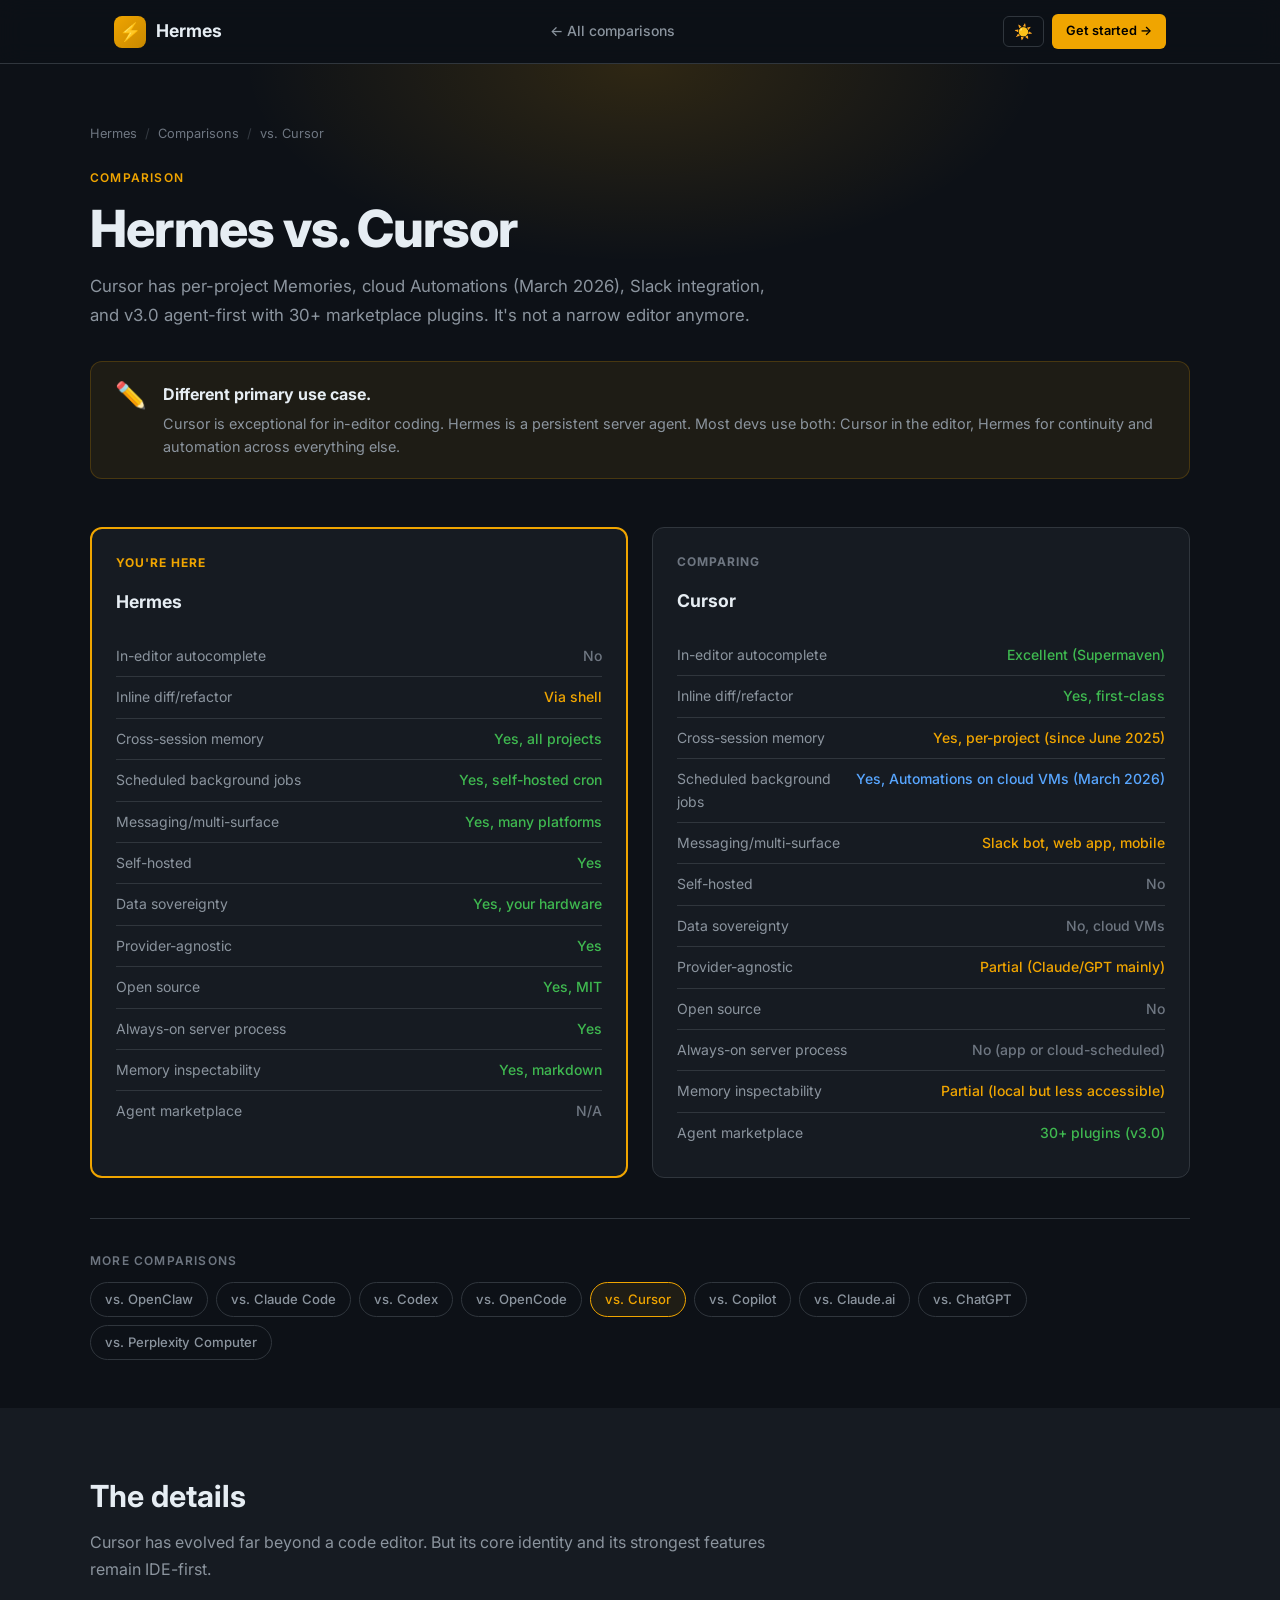
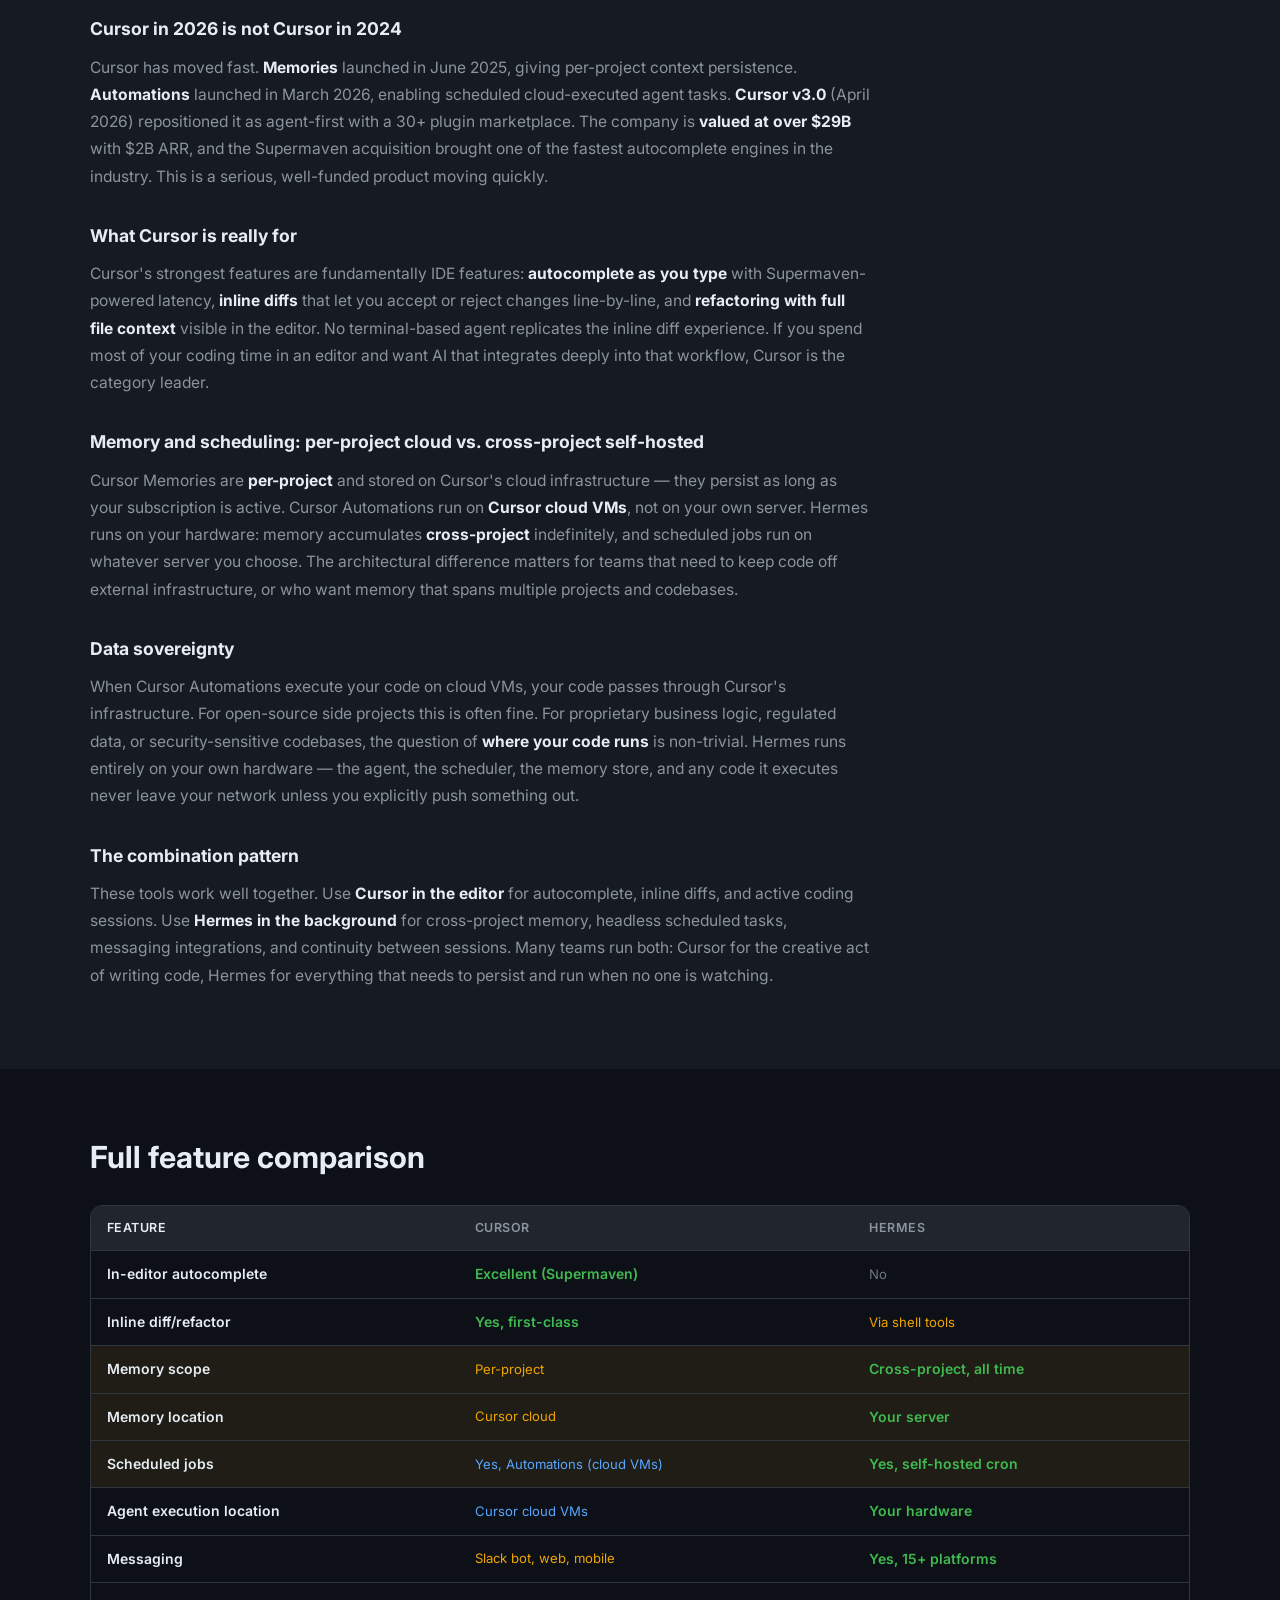
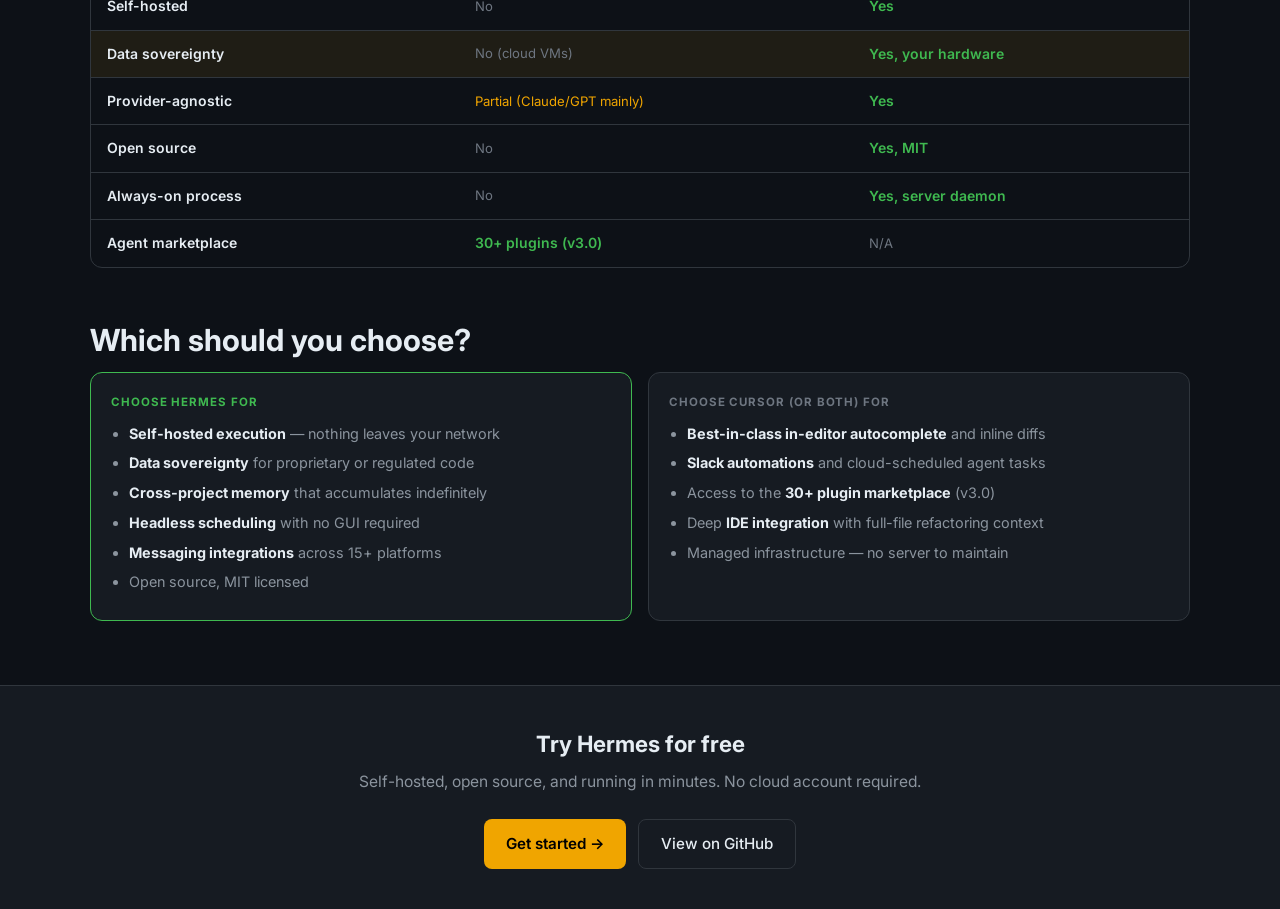
<file: compare/cursor.html>
<!DOCTYPE html>
<html lang="en" data-theme="dark">
<head>
  <meta charset="UTF-8" />
  <meta name="viewport" content="width=device-width, initial-scale=1.0" />
  <title>Hermes vs. Cursor | Comparison</title>
  <meta name="description" content="Cursor has per-project Memories, cloud Automations (March 2026), Slack integration, and v3.0 agent-first with 30+ marketplace plugins. It's not a narrow editor anymore." />
  <link rel="preconnect" href="https://fonts.googleapis.com" />
  <link rel="preconnect" href="https://fonts.gstatic.com" crossorigin />
  <link href="https://fonts.googleapis.com/css2?family=Inter:wght@300;400;500;600;700;800&family=JetBrains+Mono:wght@400;500&display=swap" rel="stylesheet" />
  <style>
    :root {
      --bg-primary: #0d1117;
      --bg-secondary: #161b22;
      --bg-tertiary: #21262d;
      --bg-card: #161b22;
      --bg-card-hover: #1c2128;
      --border: #30363d;
      --border-hover: #484f58;
      --text-primary: #e6edf3;
      --text-secondary: #8b949e;
      --text-muted: #6e7681;
      --accent: #f0a500;
      --accent-dim: #c88800;
      --accent-glow: rgba(240,165,0,0.15);
      --accent-subtle: rgba(240,165,0,0.08);
      --green: #3fb950;
      --red: #f85149;
      --blue: #58a6ff;
      --purple: #bc8cff;
      --nav-height: 64px;
      --radius: 8px;
      --radius-lg: 12px;
      --shadow: 0 1px 3px rgba(0,0,0,0.4),0 4px 16px rgba(0,0,0,0.3);
    }
    [data-theme="light"] {
      --bg-primary: #ffffff;
      --bg-secondary: #f6f8fa;
      --bg-tertiary: #eaeef2;
      --bg-card: #ffffff;
      --bg-card-hover: #f6f8fa;
      --border: #d0d7de;
      --border-hover: #9198a1;
      --text-primary: #1f2328;
      --text-secondary: #656d76;
      --text-muted: #9198a1;
      --accent: #c07800;
      --accent-dim: #a06000;
      --accent-glow: rgba(192,120,0,0.12);
      --accent-subtle: rgba(192,120,0,0.06);
      --green: #1a7f37;
      --red: #cf222e;
      --blue: #0969da;
      --purple: #7c3aed;
      --shadow: 0 1px 3px rgba(0,0,0,0.1),0 4px 16px rgba(0,0,0,0.06);
    }
    *,*::before,*::after{box-sizing:border-box;margin:0;padding:0}
    html{scroll-behavior:smooth;font-size:16px;overflow-x:hidden}
    body{font-family:'Inter',-apple-system,BlinkMacSystemFont,'Segoe UI',sans-serif;background:var(--bg-primary);color:var(--text-primary);line-height:1.6;transition:background 0.2s,color 0.2s;-webkit-font-smoothing:antialiased}
    a{color:var(--accent);text-decoration:none;transition:color 0.15s}
    a:hover{color:var(--accent-dim)}
    img{max-width:100%}
    ::-webkit-scrollbar{width:6px;height:6px}
    ::-webkit-scrollbar-track{background:var(--bg-secondary)}
    ::-webkit-scrollbar-thumb{background:var(--border);border-radius:3px}
    #nav{position:fixed;top:0;left:0;right:0;height:var(--nav-height);background:rgba(13,17,23,0.92);backdrop-filter:blur(12px);-webkit-backdrop-filter:blur(12px);border-bottom:1px solid var(--border);z-index:1000}
    [data-theme="light"] #nav{background:rgba(255,255,255,0.92)}
    .nav-inner{max-width:1100px;margin:0 auto;padding:0 24px;height:100%;display:flex;align-items:center;justify-content:space-between;gap:16px}
    .nav-logo{display:flex;align-items:center;gap:10px;font-weight:700;font-size:1.1rem;color:var(--text-primary);text-decoration:none;flex-shrink:0}
    .nav-logo-icon{width:32px;height:32px;background:linear-gradient(135deg,var(--accent),var(--accent-dim));border-radius:8px;display:flex;align-items:center;justify-content:center;font-size:18px;line-height:1}
    .nav-back{display:flex;align-items:center;gap:6px;color:var(--text-secondary);font-size:0.875rem;font-weight:500;padding:6px 12px;border-radius:6px;transition:color 0.15s,background 0.15s;text-decoration:none}
    .nav-back:hover{color:var(--text-primary);background:var(--bg-tertiary)}
    .btn-theme{background:none;border:1px solid var(--border);color:var(--text-secondary);cursor:pointer;padding:7px 10px;border-radius:6px;font-size:15px;line-height:1;transition:border-color 0.15s,color 0.15s,background 0.15s}
    .btn-theme:hover{border-color:var(--border-hover);color:var(--text-primary);background:var(--bg-tertiary)}
    .btn-cta{background:var(--accent);color:#000;font-size:0.8rem;font-weight:600;padding:7px 14px;border-radius:6px;border:none;cursor:pointer;text-decoration:none;display:inline-block;transition:background 0.15s,transform 0.1s;white-space:nowrap}
    .btn-cta:hover{background:var(--accent-dim);color:#000;transform:translateY(-1px)}
    main{padding-top:var(--nav-height)}
    .hero{padding:60px 24px 48px;background:var(--bg-primary);position:relative;overflow:hidden}
    .hero::before{content:'';position:absolute;top:-200px;left:50%;transform:translateX(-50%);width:800px;height:400px;background:radial-gradient(ellipse at center,var(--accent-glow) 0%,transparent 70%);pointer-events:none}
    .container{max-width:1100px;margin:0 auto;position:relative}
    .section{padding:64px 24px}
    .section-alt{background:var(--bg-secondary)}
    .breadcrumb{display:flex;align-items:center;gap:8px;font-size:0.8rem;color:var(--text-muted);margin-bottom:24px;flex-wrap:wrap}
    .breadcrumb a{color:var(--text-muted)}
    .breadcrumb a:hover{color:var(--accent)}
    .breadcrumb-sep{opacity:0.4}
    .page-label{font-size:0.75rem;font-weight:600;letter-spacing:0.1em;text-transform:uppercase;color:var(--accent);margin-bottom:12px}
    .page-title{font-size:clamp(2rem,5vw,3.2rem);font-weight:800;line-height:1.1;letter-spacing:-0.02em;margin-bottom:16px}
    .page-sub{font-size:1.05rem;color:var(--text-secondary);max-width:680px;line-height:1.7;margin-bottom:32px}
    .verdict{display:flex;align-items:flex-start;gap:16px;background:var(--accent-subtle);border:1px solid rgba(240,165,0,0.2);border-radius:var(--radius-lg);padding:20px 24px;margin-bottom:48px}
    [data-theme="light"] .verdict{border-color:rgba(192,120,0,0.2)}
    .verdict-icon{font-size:1.6rem;flex-shrink:0;line-height:1}
    .verdict-text strong{color:var(--text-primary);display:block;margin-bottom:4px;font-size:1rem}
    .verdict-text p{color:var(--text-secondary);font-size:0.9rem;line-height:1.6;margin:0}
    .section-title{font-size:clamp(1.4rem,3vw,1.9rem);font-weight:700;margin-bottom:8px;color:var(--text-primary)}
    .section-body{font-size:1rem;color:var(--text-secondary);max-width:720px;line-height:1.7;margin-bottom:32px}
    .feature-compare{display:grid;grid-template-columns:1fr 1fr;gap:24px;margin-bottom:40px}
    @media(max-width:700px){.feature-compare{grid-template-columns:1fr}}
    .fc-col{background:var(--bg-card);border:1px solid var(--border);border-radius:var(--radius-lg);padding:24px}
    .fc-col.hermes{border-color:var(--accent);border-width:2px}
    .fc-col-label{font-size:0.75rem;font-weight:700;letter-spacing:0.08em;text-transform:uppercase;margin-bottom:16px;color:var(--text-muted)}
    .fc-col.hermes .fc-col-label{color:var(--accent)}
    .fc-col-name{font-size:1.1rem;font-weight:700;color:var(--text-primary);margin-bottom:20px}
    .fc-row{display:flex;align-items:flex-start;gap:10px;padding:9px 0;border-bottom:1px solid var(--border)}
    .fc-row:last-child{border-bottom:none}
    .fc-key{flex:1;font-size:0.875rem;color:var(--text-secondary)}
    .fc-val{font-size:0.875rem;font-weight:500;text-align:right;min-width:60px}
    .fc-val.yes{color:var(--green)}
    .fc-val.no{color:var(--text-muted)}
    .fc-val.partial{color:var(--accent)}
    .fc-val.preview{color:var(--purple)}
    .fc-val.cloud{color:var(--blue)}
    .narrative{max-width:780px;min-width:0;word-break:break-word}
    .narrative h3{font-size:1.1rem;font-weight:700;color:var(--text-primary);margin:32px 0 10px}
    .narrative h3:first-child{margin-top:0}
    .narrative p{font-size:0.975rem;color:var(--text-secondary);line-height:1.75;margin-bottom:16px}
    .narrative ul{padding-left:20px;margin-bottom:16px}
    .narrative li{font-size:0.975rem;color:var(--text-secondary);line-height:1.7;margin-bottom:6px}
    .narrative strong{color:var(--text-primary)}
    .narrative a{color:var(--accent)}
    .table-wrap{overflow-x:auto;border-radius:var(--radius-lg);border:1px solid var(--border);margin:24px 0 40px}
    table{width:100%;border-collapse:collapse;font-size:0.875rem}
    thead th{background:var(--bg-tertiary);color:var(--text-secondary);font-weight:600;font-size:0.78rem;letter-spacing:0.04em;text-transform:uppercase;padding:12px 16px;text-align:left;border-bottom:1px solid var(--border);white-space:nowrap}
    thead th:first-child{color:var(--text-primary)}
    tbody tr{border-bottom:1px solid var(--border);transition:background 0.1s}
    tbody tr:last-child{border-bottom:none}
    tbody tr:hover{background:var(--bg-card-hover)}
    tbody tr.hl{background:var(--accent-subtle)}
    tbody tr.hl:hover{background:rgba(240,165,0,0.12)}
    tbody td{padding:12px 16px;color:var(--text-secondary);vertical-align:middle}
    tbody td:first-child{font-weight:600;color:var(--text-primary);white-space:nowrap}
    .c-yes{color:var(--green);font-weight:600}
    .c-no{color:var(--text-muted);font-size:0.82rem}
    .c-partial{color:var(--accent);font-size:0.82rem}
    .c-cloud{color:var(--blue);font-size:0.82rem}
    .c-prev{color:var(--purple);font-size:0.82rem}
    .who-grid{display:grid;grid-template-columns:1fr 1fr;gap:16px;margin-top:8px}
    @media(max-width:600px){.who-grid{grid-template-columns:1fr}}
    .who-card{background:var(--bg-card);border:1px solid var(--border);border-radius:var(--radius-lg);padding:20px}
    .who-card.choose-hermes{border-color:var(--green)}
    .who-card.choose-other{border-color:var(--border)}
    .who-card-label{font-size:0.72rem;font-weight:700;letter-spacing:0.08em;text-transform:uppercase;margin-bottom:10px;color:var(--text-muted)}
    .who-card.choose-hermes .who-card-label{color:var(--green)}
    .who-card ul{padding-left:18px}
    .who-card li{font-size:0.9rem;color:var(--text-secondary);line-height:1.65;margin-bottom:6px}
    .who-card strong{color:var(--text-primary)}
    .cta-strip{background:var(--bg-secondary);border-top:1px solid var(--border);padding:40px 24px;text-align:center}
    .cta-strip h2{font-size:1.4rem;font-weight:700;margin-bottom:8px}
    .cta-strip p{color:var(--text-secondary);margin-bottom:24px;font-size:0.975rem}
    .cta-btns{display:flex;gap:12px;justify-content:center;flex-wrap:wrap}
    .btn-primary{display:inline-flex;align-items:center;gap:6px;background:var(--accent);color:#000;font-weight:600;font-size:0.95rem;padding:12px 22px;border-radius:8px;transition:background 0.15s,transform 0.1s}
    .btn-primary:hover{background:var(--accent-dim);color:#000;transform:translateY(-1px)}
    .btn-secondary{display:inline-flex;align-items:center;gap:6px;background:var(--bg-card);border:1px solid var(--border);color:var(--text-primary);font-weight:500;font-size:0.95rem;padding:12px 22px;border-radius:8px;transition:border-color 0.15s,background 0.15s}
    .btn-secondary:hover{border-color:var(--border-hover);background:var(--bg-card-hover);color:var(--text-primary)}
    .compare-nav{display:flex;flex-wrap:wrap;gap:8px;margin-top:40px;padding-top:32px;border-top:1px solid var(--border)}
    .compare-nav-label{width:100%;font-size:0.75rem;font-weight:600;letter-spacing:0.1em;text-transform:uppercase;color:var(--text-muted);margin-bottom:4px}
    .cpill{display:inline-block;padding:6px 14px;border:1px solid var(--border);border-radius:100px;font-size:0.82rem;font-weight:500;color:var(--text-secondary);transition:border-color 0.15s,color 0.15s,background 0.15s}
    .cpill:hover{border-color:var(--accent);color:var(--accent);background:var(--accent-subtle)}
    .cpill.active{border-color:var(--accent);color:var(--accent);background:var(--accent-subtle)}
    /* ── Mobile nav: prevent 3-item nav overflow ── */
    @media(max-width:640px){
      .nav-back{display:none}
      .btn-cta{display:none}
      .nav-inner{gap:8px}
    }
    @media(max-width:768px){
      .section{padding:48px 16px}
      .hero{padding:48px 16px 36px}
      .feature-compare{grid-template-columns:1fr}
    }
  
    /* HAMBURGER */
    .hamburger{display:none;flex-direction:column;gap:5px;cursor:pointer;padding:6px;border:1px solid var(--border);border-radius:6px;background:none;transition:border-color 0.15s;flex-shrink:0}
    .hamburger:hover{border-color:var(--accent)}
    .hamburger span{display:block;width:20px;height:2px;background:var(--text-secondary);border-radius:2px;transition:transform 0.2s,opacity 0.2s}
    .hamburger.open span:nth-child(1){transform:translateY(7px) rotate(45deg)}
    .hamburger.open span:nth-child(2){opacity:0}
    .hamburger.open span:nth-child(3){transform:translateY(-7px) rotate(-45deg)}
    #compare-mobile-menu{display:none;position:fixed;top:var(--nav-height,64px);left:0;right:0;background:var(--bg-secondary,#161b22);border-bottom:1px solid var(--border,#30363d);padding:16px 24px;z-index:999;flex-direction:column;gap:4px}
    #compare-mobile-menu.open{display:flex}
    #compare-mobile-menu a{color:var(--text-secondary,#8b949e);font-size:0.95rem;font-weight:500;padding:10px 12px;border-radius:6px;text-decoration:none;transition:color 0.15s,background 0.15s}
    #compare-mobile-menu a:hover{color:var(--text-primary,#e6edf3);background:var(--bg-tertiary,#21262d)}
    #compare-mobile-menu a.accent{color:var(--accent,#f0a500)}
    #compare-mobile-menu .menu-divider{height:1px;background:var(--border,#30363d);margin:4px 0}
    @media(max-width:640px){
      .hamburger{display:flex}
      .btn-cta{display:none}
      .nav-back{display:none}
    }
    </style>
</head>
<body>

<nav id="nav">
  <div class="nav-inner">
    <a href="../index.html" class="nav-logo">
      <div class="nav-logo-icon">⚡</div>
      Hermes
    </a>
    <a href="../index.html#compare" class="nav-back"><span>← All comparisons</span></a>
    <div style="display:flex;align-items:center;gap:8px;flex-shrink:0">
      <button class="btn-theme" id="theme-toggle" aria-label="Toggle theme">🌙</button>
      <a href="https://hermes-agent.nousresearch.com/docs/getting-started/installation" class="btn-cta" target="_blank" rel="noopener">Get started →</a>
    </div>
  </div>
  <button class="hamburger" id="compare-hamburger" aria-label="Open menu" aria-expanded="false"><span></span><span></span><span></span></button>
</nav>

<div id="compare-mobile-menu">
  <a href="../index.html">⚡ Hermes Home</a>
  <a href="../index.html#compare">← All comparisons</a>
  <div class="menu-divider"></div>
  <a href="../eli5/" class="accent">🧠 ELI5</a>
  <a href="../models/" class="accent">🤖 Best Models</a>
  <a href="../community/" class="accent">🌎 Community</a>
  <a href="https://hermes-agent.nousresearch.com/docs/getting-started/installation" target="_blank" rel="noopener" class="accent">Get started →</a>
</div>

<main>
  <div class="hero">
    <div class="container">
      <div class="breadcrumb">
        <a href="../index.html">Hermes</a>
        <span class="breadcrumb-sep">/</span>
        <a href="../index.html#compare">Comparisons</a>
        <span class="breadcrumb-sep">/</span>
        <span>vs. Cursor</span>
      </div>
      <div class="page-label">Comparison</div>
      <h1 class="page-title">Hermes vs. Cursor</h1>
      <p class="page-sub">Cursor has per-project Memories, cloud Automations (March 2026), Slack integration, and v3.0 agent-first with 30+ marketplace plugins. It's not a narrow editor anymore.</p>

      <div class="verdict">
        <div class="verdict-icon">✏️</div>
        <div class="verdict-text">
          <strong>Different primary use case.</strong>
          <p>Cursor is exceptional for in-editor coding. Hermes is a persistent server agent. Most devs use both: Cursor in the editor, Hermes for continuity and automation across everything else.</p>
        </div>
      </div>

      <div class="feature-compare">
        <div class="fc-col hermes">
          <div class="fc-col-label">You're here</div>
          <div class="fc-col-name">Hermes</div>
          <div class="fc-row"><span class="fc-key">In-editor autocomplete</span><span class="fc-val no">No</span></div>
          <div class="fc-row"><span class="fc-key">Inline diff/refactor</span><span class="fc-val partial">Via shell</span></div>
          <div class="fc-row"><span class="fc-key">Cross-session memory</span><span class="fc-val yes">Yes, all projects</span></div>
          <div class="fc-row"><span class="fc-key">Scheduled background jobs</span><span class="fc-val yes">Yes, self-hosted cron</span></div>
          <div class="fc-row"><span class="fc-key">Messaging/multi-surface</span><span class="fc-val yes">Yes, many platforms</span></div>
          <div class="fc-row"><span class="fc-key">Self-hosted</span><span class="fc-val yes">Yes</span></div>
          <div class="fc-row"><span class="fc-key">Data sovereignty</span><span class="fc-val yes">Yes, your hardware</span></div>
          <div class="fc-row"><span class="fc-key">Provider-agnostic</span><span class="fc-val yes">Yes</span></div>
          <div class="fc-row"><span class="fc-key">Open source</span><span class="fc-val yes">Yes, MIT</span></div>
          <div class="fc-row"><span class="fc-key">Always-on server process</span><span class="fc-val yes">Yes</span></div>
          <div class="fc-row"><span class="fc-key">Memory inspectability</span><span class="fc-val yes">Yes, markdown</span></div>
          <div class="fc-row"><span class="fc-key">Agent marketplace</span><span class="fc-val no">N/A</span></div>
        </div>
        <div class="fc-col">
          <div class="fc-col-label">Comparing</div>
          <div class="fc-col-name">Cursor</div>
          <div class="fc-row"><span class="fc-key">In-editor autocomplete</span><span class="fc-val yes">Excellent (Supermaven)</span></div>
          <div class="fc-row"><span class="fc-key">Inline diff/refactor</span><span class="fc-val yes">Yes, first-class</span></div>
          <div class="fc-row"><span class="fc-key">Cross-session memory</span><span class="fc-val partial">Yes, per-project (since June 2025)</span></div>
          <div class="fc-row"><span class="fc-key">Scheduled background jobs</span><span class="fc-val cloud">Yes, Automations on cloud VMs (March 2026)</span></div>
          <div class="fc-row"><span class="fc-key">Messaging/multi-surface</span><span class="fc-val partial">Slack bot, web app, mobile</span></div>
          <div class="fc-row"><span class="fc-key">Self-hosted</span><span class="fc-val no">No</span></div>
          <div class="fc-row"><span class="fc-key">Data sovereignty</span><span class="fc-val no">No, cloud VMs</span></div>
          <div class="fc-row"><span class="fc-key">Provider-agnostic</span><span class="fc-val partial">Partial (Claude/GPT mainly)</span></div>
          <div class="fc-row"><span class="fc-key">Open source</span><span class="fc-val no">No</span></div>
          <div class="fc-row"><span class="fc-key">Always-on server process</span><span class="fc-val no">No (app or cloud-scheduled)</span></div>
          <div class="fc-row"><span class="fc-key">Memory inspectability</span><span class="fc-val partial">Partial (local but less accessible)</span></div>
          <div class="fc-row"><span class="fc-key">Agent marketplace</span><span class="fc-val yes">30+ plugins (v3.0)</span></div>
        </div>
      </div>

      <!-- Compare nav pills -->
      <div class="compare-nav">
        <div class="compare-nav-label">More comparisons</div>
        <a href="openclaw.html" class="cpill">vs. OpenClaw</a>
        <a href="claude-code.html" class="cpill">vs. Claude Code</a>
        <a href="codex.html" class="cpill">vs. Codex</a>
        <a href="opencode.html" class="cpill">vs. OpenCode</a>
        <a href="cursor.html" class="cpill active">vs. Cursor</a>
        <a href="copilot.html" class="cpill">vs. Copilot</a>
        <a href="claude-ai.html" class="cpill">vs. Claude.ai</a>
        <a href="chatgpt.html" class="cpill">vs. ChatGPT</a>
        <a href="perplexity-computer.html" class="cpill">vs. Perplexity Computer</a>
      </div>
    </div>
  </div>

  <!-- Narrative -->
  <div class="section section-alt">
    <div class="container">
      <h2 class="section-title">The details</h2>
      <p class="section-body">Cursor has evolved far beyond a code editor. But its core identity and its strongest features remain IDE-first.</p>
      <div class="narrative">

        <h3>Cursor in 2026 is not Cursor in 2024</h3>
        <p>Cursor has moved fast. <strong>Memories</strong> launched in June 2025, giving per-project context persistence. <strong>Automations</strong> launched in March 2026, enabling scheduled cloud-executed agent tasks. <strong>Cursor v3.0</strong> (April 2026) repositioned it as agent-first with a 30+ plugin marketplace. The company is <strong>valued at over $29B</strong> with $2B ARR, and the Supermaven acquisition brought one of the fastest autocomplete engines in the industry. This is a serious, well-funded product moving quickly.</p>

        <h3>What Cursor is really for</h3>
        <p>Cursor's strongest features are fundamentally IDE features: <strong>autocomplete as you type</strong> with Supermaven-powered latency, <strong>inline diffs</strong> that let you accept or reject changes line-by-line, and <strong>refactoring with full file context</strong> visible in the editor. No terminal-based agent replicates the inline diff experience. If you spend most of your coding time in an editor and want AI that integrates deeply into that workflow, Cursor is the category leader.</p>

        <h3>Memory and scheduling: per-project cloud vs. cross-project self-hosted</h3>
        <p>Cursor Memories are <strong>per-project</strong> and stored on Cursor's cloud infrastructure — they persist as long as your subscription is active. Cursor Automations run on <strong>Cursor cloud VMs</strong>, not on your own server. Hermes runs on your hardware: memory accumulates <strong>cross-project</strong> indefinitely, and scheduled jobs run on whatever server you choose. The architectural difference matters for teams that need to keep code off external infrastructure, or who want memory that spans multiple projects and codebases.</p>

        <h3>Data sovereignty</h3>
        <p>When Cursor Automations execute your code on cloud VMs, your code passes through Cursor's infrastructure. For open-source side projects this is often fine. For proprietary business logic, regulated data, or security-sensitive codebases, the question of <strong>where your code runs</strong> is non-trivial. Hermes runs entirely on your own hardware — the agent, the scheduler, the memory store, and any code it executes never leave your network unless you explicitly push something out.</p>

        <h3>The combination pattern</h3>
        <p>These tools work well together. Use <strong>Cursor in the editor</strong> for autocomplete, inline diffs, and active coding sessions. Use <strong>Hermes in the background</strong> for cross-project memory, headless scheduled tasks, messaging integrations, and continuity between sessions. Many teams run both: Cursor for the creative act of writing code, Hermes for everything that needs to persist and run when no one is watching.</p>
      </div>
    </div>
  </div>

  <!-- Full table -->
  <div class="section">
    <div class="container">
      <h2 class="section-title">Full feature comparison</h2>
      <div class="table-wrap">
        <table>
          <thead>
            <tr>
              <th>Feature</th>
              <th>Cursor</th>
              <th>Hermes</th>
            </tr>
          </thead>
          <tbody>
            <tr><td>In-editor autocomplete</td><td class="c-yes">Excellent (Supermaven)</td><td class="c-no">No</td></tr>
            <tr><td>Inline diff/refactor</td><td class="c-yes">Yes, first-class</td><td class="c-partial">Via shell tools</td></tr>
            <tr class="hl"><td>Memory scope</td><td class="c-partial">Per-project</td><td class="c-yes">Cross-project, all time</td></tr>
            <tr class="hl"><td>Memory location</td><td class="c-partial">Cursor cloud</td><td class="c-yes">Your server</td></tr>
            <tr class="hl"><td>Scheduled jobs</td><td class="c-cloud">Yes, Automations (cloud VMs)</td><td class="c-yes">Yes, self-hosted cron</td></tr>
            <tr><td>Agent execution location</td><td class="c-cloud">Cursor cloud VMs</td><td class="c-yes">Your hardware</td></tr>
            <tr><td>Messaging</td><td class="c-partial">Slack bot, web, mobile</td><td class="c-yes">Yes, 15+ platforms</td></tr>
            <tr><td>Self-hosted</td><td class="c-no">No</td><td class="c-yes">Yes</td></tr>
            <tr class="hl"><td>Data sovereignty</td><td class="c-no">No (cloud VMs)</td><td class="c-yes">Yes, your hardware</td></tr>
            <tr><td>Provider-agnostic</td><td class="c-partial">Partial (Claude/GPT mainly)</td><td class="c-yes">Yes</td></tr>
            <tr><td>Open source</td><td class="c-no">No</td><td class="c-yes">Yes, MIT</td></tr>
            <tr><td>Always-on process</td><td class="c-no">No</td><td class="c-yes">Yes, server daemon</td></tr>
            <tr><td>Agent marketplace</td><td class="c-yes">30+ plugins (v3.0)</td><td class="c-no">N/A</td></tr>
          </tbody>
        </table>
      </div>

      <!-- Who section -->
      <h2 class="section-title" style="margin-top:48px">Which should you choose?</h2>
      <div class="who-grid">
        <div class="who-card choose-hermes">
          <div class="who-card-label">Choose Hermes for</div>
          <ul>
            <li><strong>Self-hosted execution</strong> — nothing leaves your network</li>
            <li><strong>Data sovereignty</strong> for proprietary or regulated code</li>
            <li><strong>Cross-project memory</strong> that accumulates indefinitely</li>
            <li><strong>Headless scheduling</strong> with no GUI required</li>
            <li><strong>Messaging integrations</strong> across 15+ platforms</li>
            <li>Open source, MIT licensed</li>
          </ul>
        </div>
        <div class="who-card choose-other">
          <div class="who-card-label">Choose Cursor (or both) for</div>
          <ul>
            <li><strong>Best-in-class in-editor autocomplete</strong> and inline diffs</li>
            <li><strong>Slack automations</strong> and cloud-scheduled agent tasks</li>
            <li>Access to the <strong>30+ plugin marketplace</strong> (v3.0)</li>
            <li>Deep <strong>IDE integration</strong> with full-file refactoring context</li>
            <li>Managed infrastructure — no server to maintain</li>
          </ul>
        </div>
      </div>
    </div>
  </div>

  <!-- CTA -->
  <div class="cta-strip">
    <div class="container">
      <h2>Try Hermes for free</h2>
      <p>Self-hosted, open source, and running in minutes. No cloud account required.</p>
      <div class="cta-btns">
        <a href="https://hermes-agent.nousresearch.com/docs/getting-started/installation" class="btn-primary" target="_blank" rel="noopener">Get started →</a>
        <a href="https://github.com/nousresearch/hermes" class="btn-secondary" target="_blank" rel="noopener">View on GitHub</a>
      </div>
    </div>
  </div>
</main>

<script>
  const html = document.documentElement;
  const toggle = document.getElementById('theme-toggle');
  function setTheme(t) {
    html.setAttribute('data-theme', t);
    localStorage.setItem('theme', t);
    toggle.textContent = t === 'light' ? '🌙' : '☀️';
  }
  const saved = localStorage.getItem('theme');
  const prefersDark = window.matchMedia('(prefers-color-scheme: dark)').matches;
  if (saved) setTheme(saved);
  else if (!prefersDark) setTheme('light');
  else setTheme('dark');
  toggle.addEventListener('click', () => setTheme(html.getAttribute('data-theme') === 'dark' ? 'light' : 'dark'));
  // Hamburger
  var cHam = document.getElementById('compare-hamburger');
  var cMenu = document.getElementById('compare-mobile-menu');
  if (cHam && cMenu) {
    cHam.addEventListener('click', function() {
      var open = cMenu.classList.toggle('open');
      cHam.classList.toggle('open', open);
      cHam.setAttribute('aria-expanded', open);
    });
    document.addEventListener('click', function(e) {
      if (!cHam.contains(e.target) && !cMenu.contains(e.target)) {
        cMenu.classList.remove('open');
        cHam.classList.remove('open');
        cHam.setAttribute('aria-expanded', 'false');
      }
    });
  }

</script>
</body>
</html>
</file>
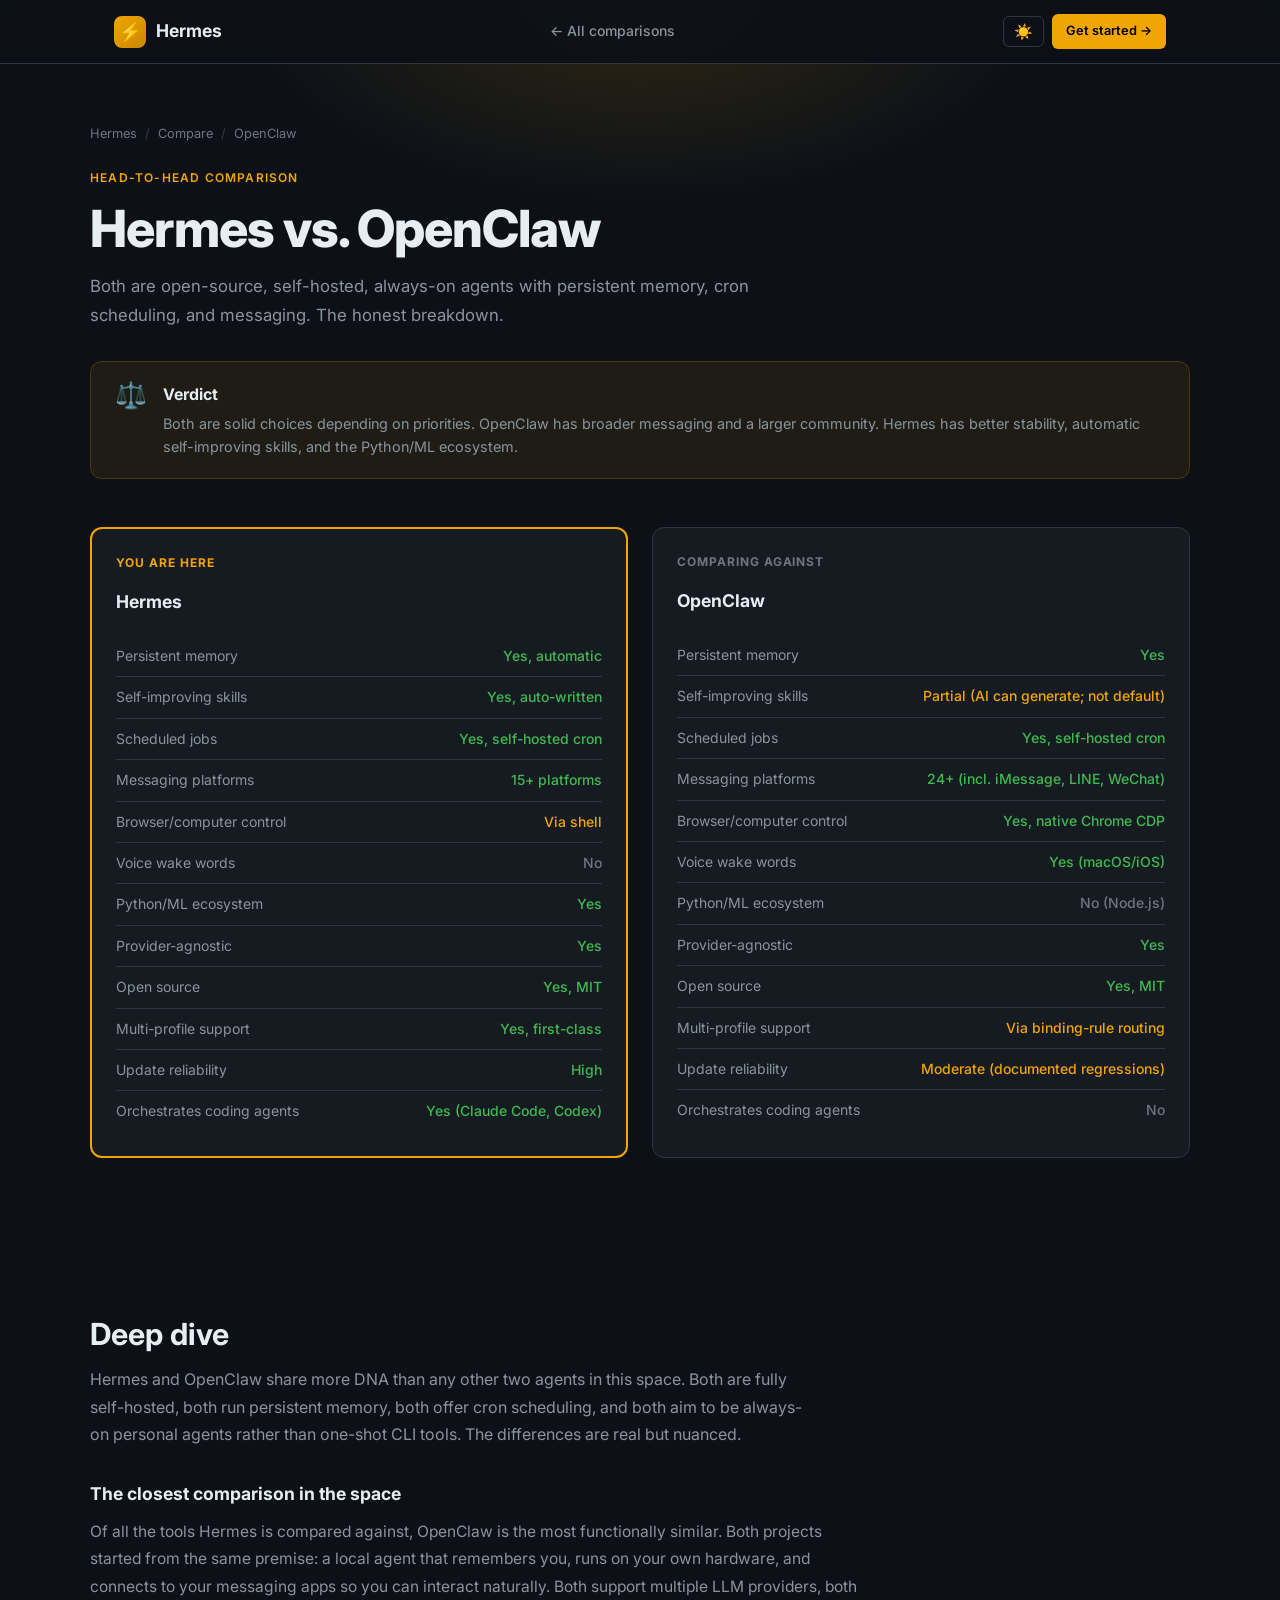
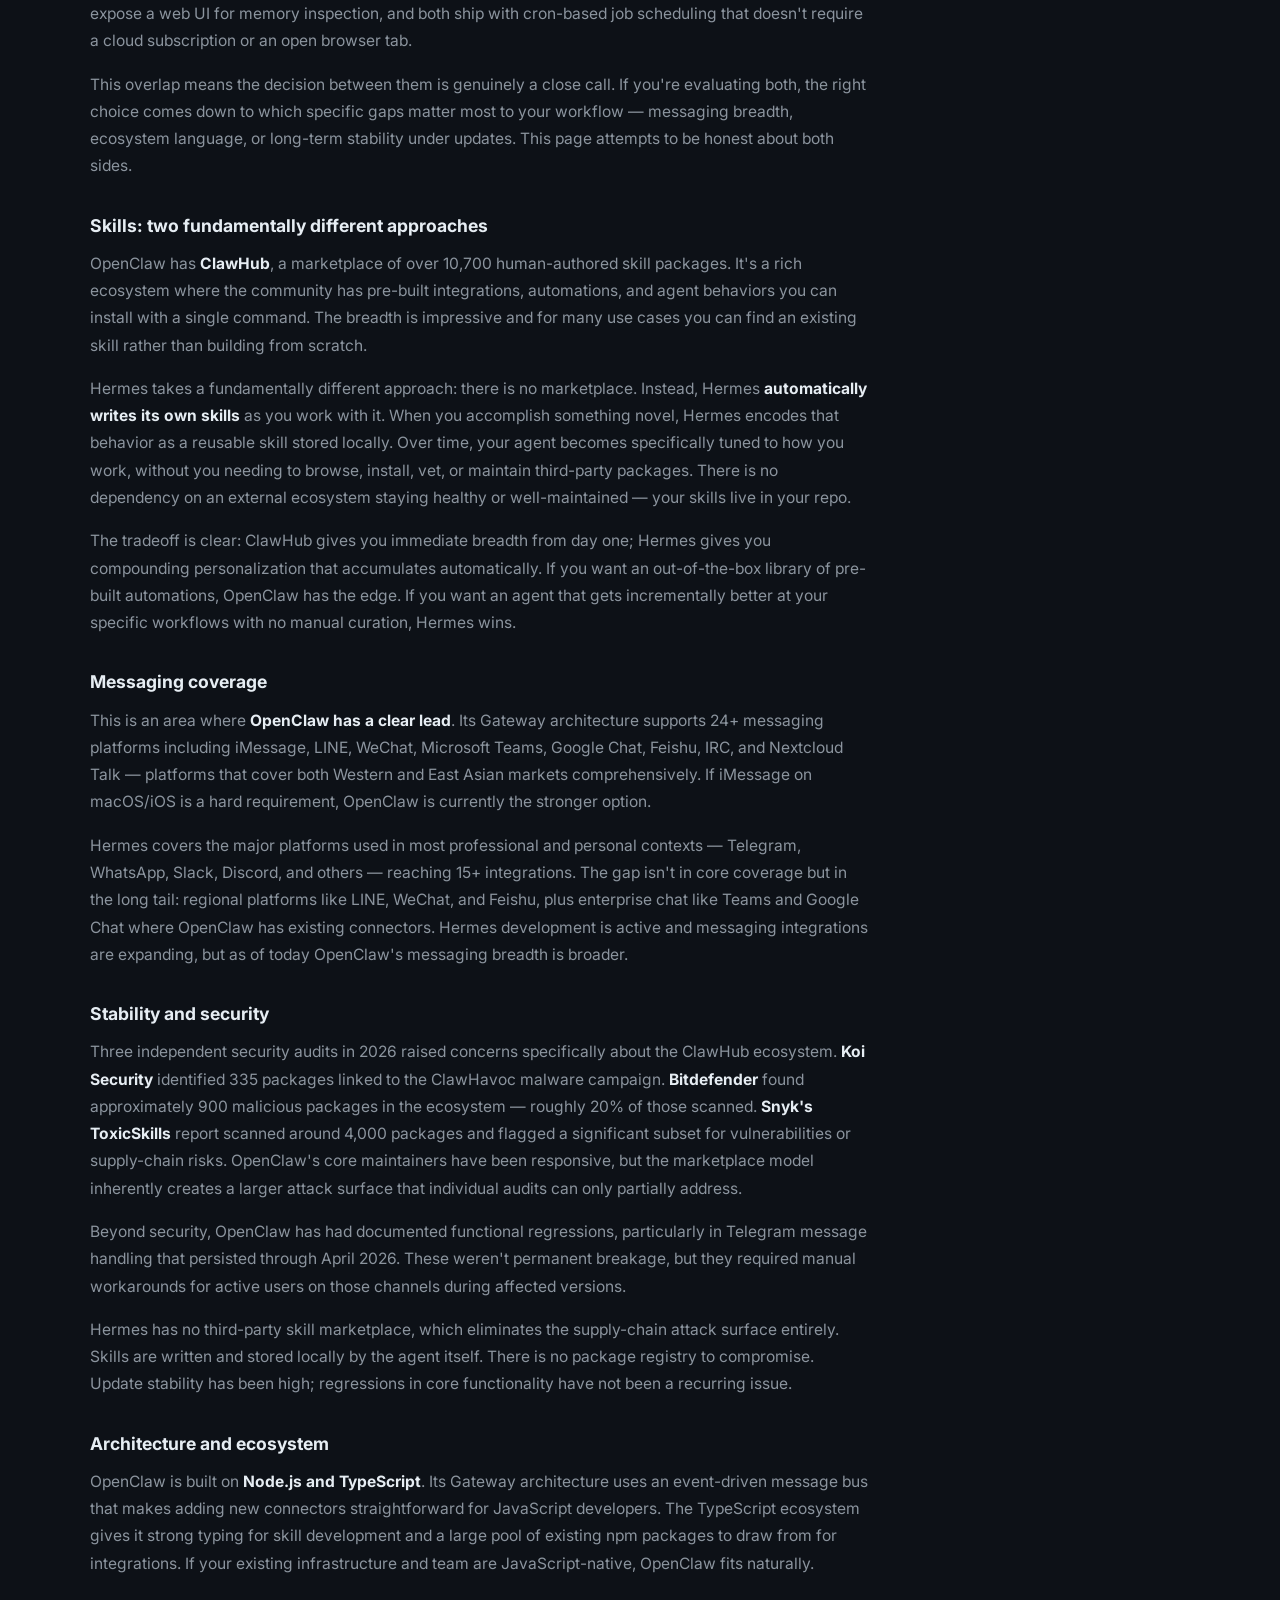
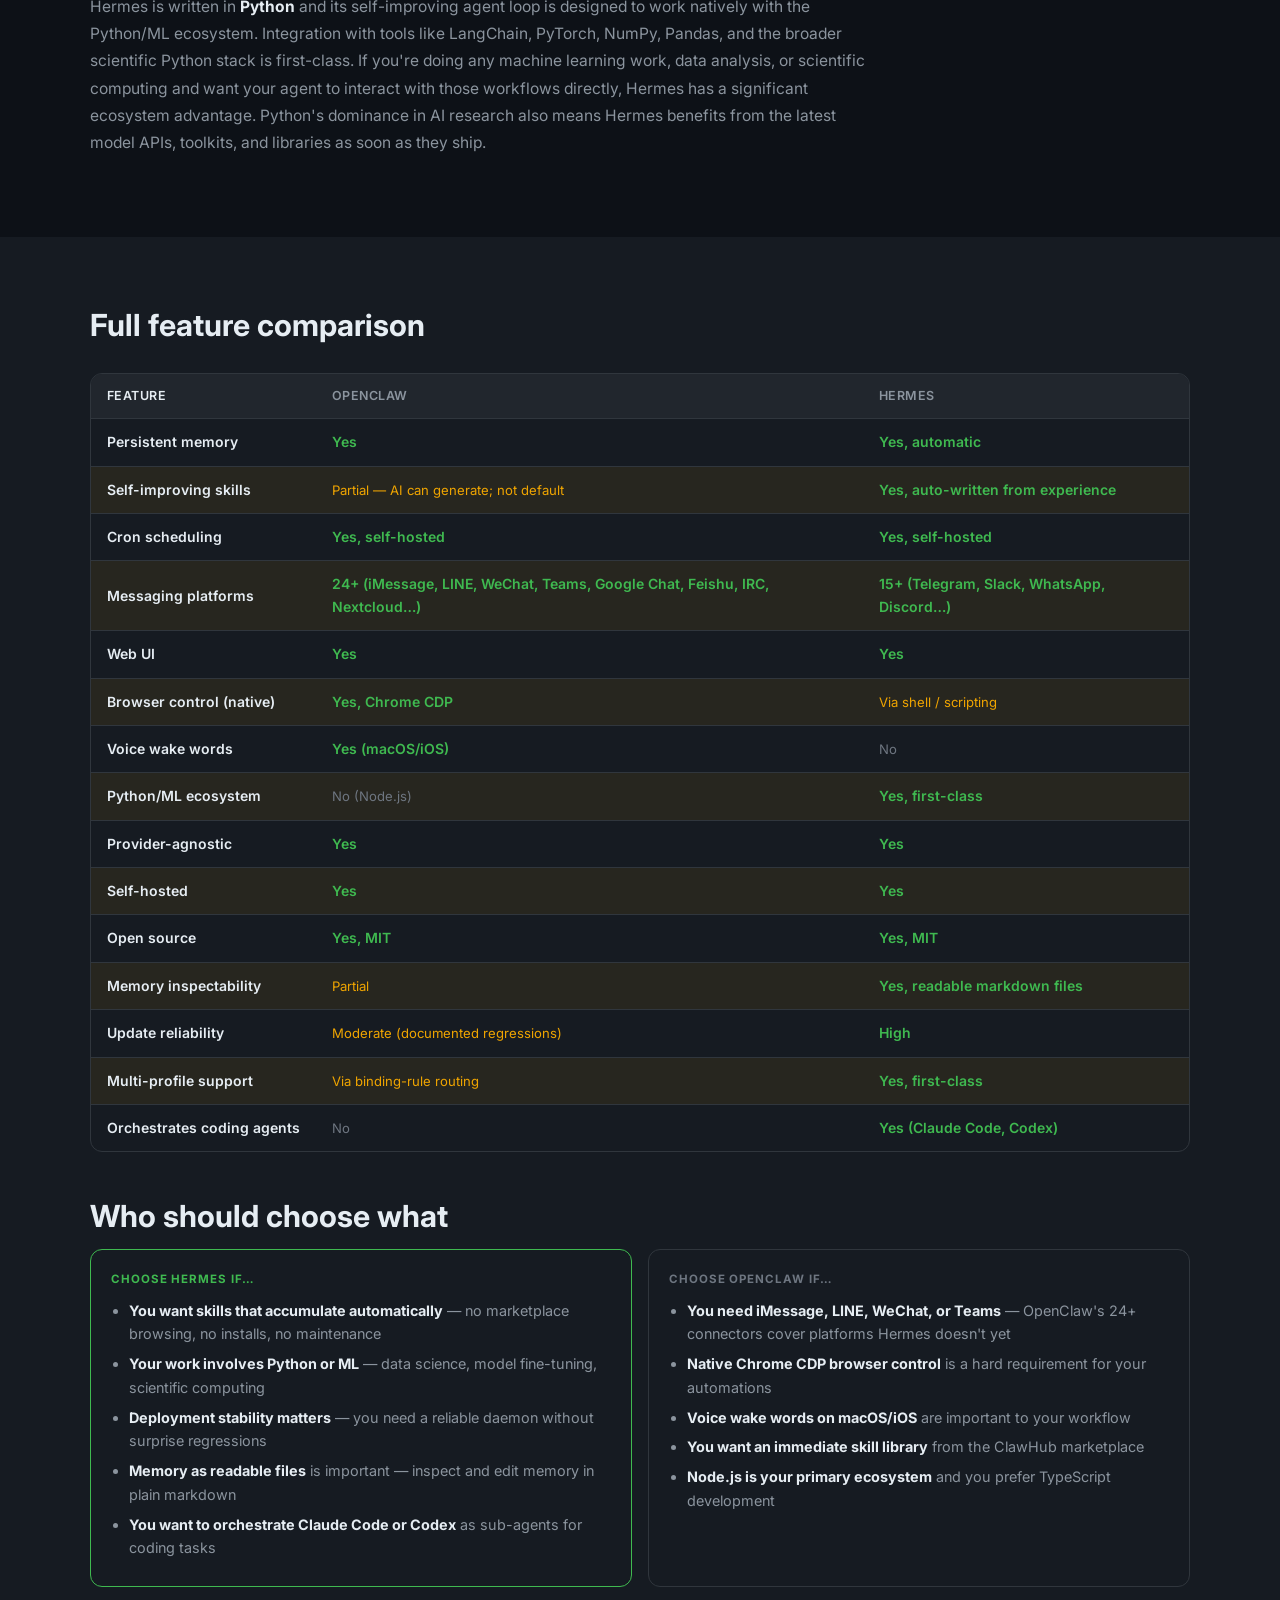
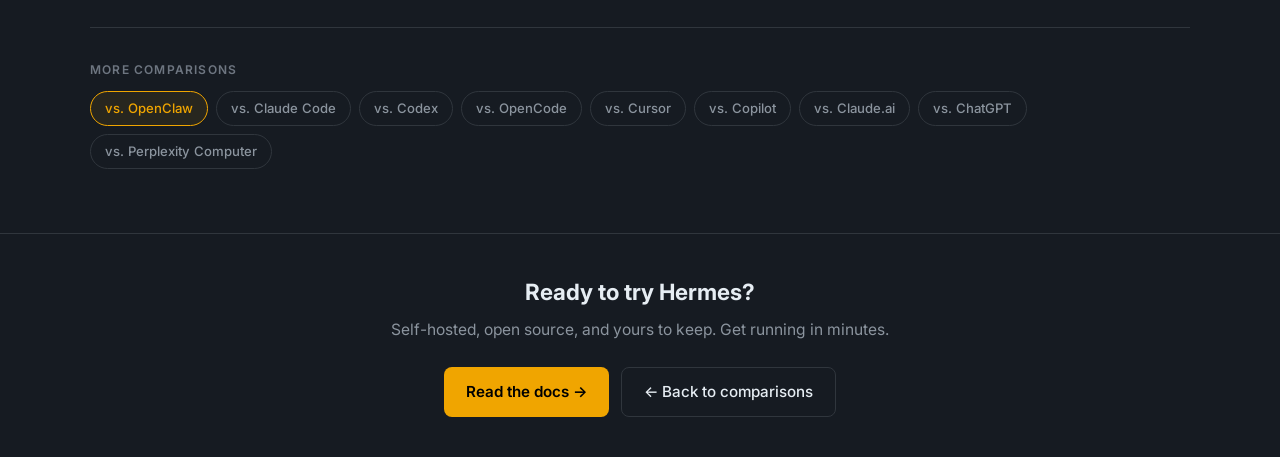
<file: compare/openclaw.html>
<!DOCTYPE html>
<html lang="en" data-theme="dark">
<head>
  <meta charset="UTF-8" />
  <meta name="viewport" content="width=device-width, initial-scale=1.0" />
  <title>Hermes vs. OpenClaw | Comparison</title>
  <meta name="description" content="Both are open-source, self-hosted, always-on agents with persistent memory, cron scheduling, and messaging. The honest breakdown." />
  <link rel="preconnect" href="https://fonts.googleapis.com" />
  <link rel="preconnect" href="https://fonts.gstatic.com" crossorigin />
  <link href="https://fonts.googleapis.com/css2?family=Inter:wght@300;400;500;600;700;800&family=JetBrains+Mono:wght@400;500&display=swap" rel="stylesheet" />
  <style>
    :root {
      --bg-primary: #0d1117;
      --bg-secondary: #161b22;
      --bg-tertiary: #21262d;
      --bg-card: #161b22;
      --bg-card-hover: #1c2128;
      --border: #30363d;
      --border-hover: #484f58;
      --text-primary: #e6edf3;
      --text-secondary: #8b949e;
      --text-muted: #6e7681;
      --accent: #f0a500;
      --accent-dim: #c88800;
      --accent-glow: rgba(240,165,0,0.15);
      --accent-subtle: rgba(240,165,0,0.08);
      --green: #3fb950;
      --red: #f85149;
      --blue: #58a6ff;
      --purple: #bc8cff;
      --nav-height: 64px;
      --radius: 8px;
      --radius-lg: 12px;
      --shadow: 0 1px 3px rgba(0,0,0,0.4),0 4px 16px rgba(0,0,0,0.3);
    }
    [data-theme="light"] {
      --bg-primary: #ffffff;
      --bg-secondary: #f6f8fa;
      --bg-tertiary: #eaeef2;
      --bg-card: #ffffff;
      --bg-card-hover: #f6f8fa;
      --border: #d0d7de;
      --border-hover: #9198a1;
      --text-primary: #1f2328;
      --text-secondary: #656d76;
      --text-muted: #9198a1;
      --accent: #c07800;
      --accent-dim: #a06000;
      --accent-glow: rgba(192,120,0,0.12);
      --accent-subtle: rgba(192,120,0,0.06);
      --green: #1a7f37;
      --red: #cf222e;
      --blue: #0969da;
      --purple: #7c3aed;
      --shadow: 0 1px 3px rgba(0,0,0,0.1),0 4px 16px rgba(0,0,0,0.06);
    }
    *,*::before,*::after{box-sizing:border-box;margin:0;padding:0}
    html{scroll-behavior:smooth;font-size:16px;overflow-x:hidden}
    body{font-family:'Inter',-apple-system,BlinkMacSystemFont,'Segoe UI',sans-serif;background:var(--bg-primary);color:var(--text-primary);line-height:1.6;transition:background 0.2s,color 0.2s;-webkit-font-smoothing:antialiased}
    a{color:var(--accent);text-decoration:none;transition:color 0.15s}
    a:hover{color:var(--accent-dim)}
    img{max-width:100%}
    ::-webkit-scrollbar{width:6px;height:6px}
    ::-webkit-scrollbar-track{background:var(--bg-secondary)}
    ::-webkit-scrollbar-thumb{background:var(--border);border-radius:3px}
    /* Nav */
    #nav{position:fixed;top:0;left:0;right:0;height:var(--nav-height);background:rgba(13,17,23,0.92);backdrop-filter:blur(12px);-webkit-backdrop-filter:blur(12px);border-bottom:1px solid var(--border);z-index:1000}
    [data-theme="light"] #nav{background:rgba(255,255,255,0.92)}
    .nav-inner{max-width:1100px;margin:0 auto;padding:0 24px;height:100%;display:flex;align-items:center;justify-content:space-between;gap:16px}
    .nav-logo{display:flex;align-items:center;gap:10px;font-weight:700;font-size:1.1rem;color:var(--text-primary);text-decoration:none;flex-shrink:0}
    .nav-logo-icon{width:32px;height:32px;background:linear-gradient(135deg,var(--accent),var(--accent-dim));border-radius:8px;display:flex;align-items:center;justify-content:center;font-size:18px;line-height:1}
    .nav-back{display:flex;align-items:center;gap:6px;color:var(--text-secondary);font-size:0.875rem;font-weight:500;padding:6px 12px;border-radius:6px;transition:color 0.15s,background 0.15s;text-decoration:none}
    .nav-back:hover{color:var(--text-primary);background:var(--bg-tertiary)}
    .btn-theme{background:none;border:1px solid var(--border);color:var(--text-secondary);cursor:pointer;padding:7px 10px;border-radius:6px;font-size:15px;line-height:1;transition:border-color 0.15s,color 0.15s,background 0.15s}
    .btn-theme:hover{border-color:var(--border-hover);color:var(--text-primary);background:var(--bg-tertiary)}
    .btn-cta{background:var(--accent);color:#000;font-size:0.8rem;font-weight:600;padding:7px 14px;border-radius:6px;border:none;cursor:pointer;text-decoration:none;display:inline-block;transition:background 0.15s,transform 0.1s;white-space:nowrap}
    .btn-cta:hover{background:var(--accent-dim);color:#000;transform:translateY(-1px)}
    /* Layout */
    main{padding-top:var(--nav-height)}
    .hero{padding:60px 24px 48px;background:var(--bg-primary)}
    .hero::before{content:'';position:absolute;top:-200px;left:50%;transform:translateX(-50%);width:800px;height:400px;background:radial-gradient(ellipse at center,var(--accent-glow) 0%,transparent 70%);pointer-events:none}
    .container{max-width:1100px;margin:0 auto;position:relative}
    .section{padding:64px 24px}
    .section-alt{background:var(--bg-secondary)}
    /* Breadcrumb */
    .breadcrumb{display:flex;align-items:center;gap:8px;font-size:0.8rem;color:var(--text-muted);margin-bottom:24px;flex-wrap:wrap}
    .breadcrumb a{color:var(--text-muted)}
    .breadcrumb a:hover{color:var(--accent)}
    .breadcrumb-sep{opacity:0.4}
    /* Hero content */
    .page-label{font-size:0.75rem;font-weight:600;letter-spacing:0.1em;text-transform:uppercase;color:var(--accent);margin-bottom:12px}
    .page-title{font-size:clamp(2rem,5vw,3.2rem);font-weight:800;line-height:1.1;letter-spacing:-0.02em;margin-bottom:16px}
    .page-sub{font-size:1.05rem;color:var(--text-secondary);max-width:680px;line-height:1.7;margin-bottom:32px}
    /* Verdict banner */
    .verdict{display:flex;align-items:flex-start;gap:16px;background:var(--accent-subtle);border:1px solid rgba(240,165,0,0.2);border-radius:var(--radius-lg);padding:20px 24px;margin-bottom:48px}
    [data-theme="light"] .verdict{border-color:rgba(192,120,0,0.2)}
    .verdict-icon{font-size:1.6rem;flex-shrink:0;line-height:1}
    .verdict-text strong{color:var(--text-primary);display:block;margin-bottom:4px;font-size:1rem}
    .verdict-text p{color:var(--text-secondary);font-size:0.9rem;line-height:1.6;margin:0}
    /* Section titles */
    .section-title{font-size:clamp(1.4rem,3vw,1.9rem);font-weight:700;margin-bottom:8px;color:var(--text-primary)}
    .section-body{font-size:1rem;color:var(--text-secondary);max-width:720px;line-height:1.7;margin-bottom:32px}
    /* Feature comparison grid */
    .feature-compare{display:grid;grid-template-columns:1fr 1fr;gap:24px;margin-bottom:40px}
    @media(max-width:700px){.feature-compare{grid-template-columns:1fr}}
    .fc-col{background:var(--bg-card);border:1px solid var(--border);border-radius:var(--radius-lg);padding:24px}
    .fc-col.hermes{border-color:var(--accent);border-width:2px}
    .fc-col-label{font-size:0.75rem;font-weight:700;letter-spacing:0.08em;text-transform:uppercase;margin-bottom:16px;color:var(--text-muted)}
    .fc-col.hermes .fc-col-label{color:var(--accent)}
    .fc-col-name{font-size:1.1rem;font-weight:700;color:var(--text-primary);margin-bottom:20px}
    .fc-row{display:flex;align-items:flex-start;gap:10px;padding:9px 0;border-bottom:1px solid var(--border)}
    .fc-row:last-child{border-bottom:none}
    .fc-key{flex:1;font-size:0.875rem;color:var(--text-secondary)}
    .fc-val{font-size:0.875rem;font-weight:500;text-align:right;min-width:60px}
    .fc-val.yes{color:var(--green)}
    .fc-val.no{color:var(--text-muted)}
    .fc-val.partial{color:var(--accent)}
    .fc-val.preview{color:var(--purple)}
    .fc-val.cloud{color:var(--blue)}
    /* Narrative sections */
    .narrative{max-width:780px;min-width:0;word-break:break-word}
    .narrative h3{font-size:1.1rem;font-weight:700;color:var(--text-primary);margin:32px 0 10px}
    .narrative h3:first-child{margin-top:0}
    .narrative p{font-size:0.975rem;color:var(--text-secondary);line-height:1.75;margin-bottom:16px}
    .narrative ul{padding-left:20px;margin-bottom:16px}
    .narrative li{font-size:0.975rem;color:var(--text-secondary);line-height:1.7;margin-bottom:6px}
    .narrative strong{color:var(--text-primary)}
    .narrative a{color:var(--accent)}
    /* Full comparison table */
    .table-wrap{overflow-x:auto;border-radius:var(--radius-lg);border:1px solid var(--border);margin:24px 0 40px}
    table{width:100%;border-collapse:collapse;font-size:0.875rem}
    thead th{background:var(--bg-tertiary);color:var(--text-secondary);font-weight:600;font-size:0.78rem;letter-spacing:0.04em;text-transform:uppercase;padding:12px 16px;text-align:left;border-bottom:1px solid var(--border);white-space:nowrap}
    thead th:first-child{color:var(--text-primary)}
    tbody tr{border-bottom:1px solid var(--border);transition:background 0.1s}
    tbody tr:last-child{border-bottom:none}
    tbody tr:hover{background:var(--bg-card-hover)}
    tbody tr.hl{background:var(--accent-subtle)}
    tbody tr.hl:hover{background:rgba(240,165,0,0.12)}
    tbody td{padding:12px 16px;color:var(--text-secondary);vertical-align:middle}
    tbody td:first-child{font-weight:600;color:var(--text-primary);white-space:nowrap}
    .c-yes{color:var(--green);font-weight:600}
    .c-no{color:var(--text-muted);font-size:0.82rem}
    .c-partial{color:var(--accent);font-size:0.82rem}
    .c-cloud{color:var(--blue);font-size:0.82rem}
    .c-prev{color:var(--purple);font-size:0.82rem}
    /* Who section */
    .who-grid{display:grid;grid-template-columns:1fr 1fr;gap:16px;margin-top:8px}
    @media(max-width:600px){.who-grid{grid-template-columns:1fr}}
    .who-card{background:var(--bg-card);border:1px solid var(--border);border-radius:var(--radius-lg);padding:20px}
    .who-card.choose-hermes{border-color:var(--green)}
    .who-card.choose-other{border-color:var(--border)}
    .who-card-label{font-size:0.72rem;font-weight:700;letter-spacing:0.08em;text-transform:uppercase;margin-bottom:10px;color:var(--text-muted)}
    .who-card.choose-hermes .who-card-label{color:var(--green)}
    .who-card ul{padding-left:18px}
    .who-card li{font-size:0.9rem;color:var(--text-secondary);line-height:1.65;margin-bottom:6px}
    .who-card strong{color:var(--text-primary)}
    /* CTA footer */
    .cta-strip{background:var(--bg-secondary);border-top:1px solid var(--border);padding:40px 24px;text-align:center}
    .cta-strip h2{font-size:1.4rem;font-weight:700;margin-bottom:8px}
    .cta-strip p{color:var(--text-secondary);margin-bottom:24px;font-size:0.975rem}
    .cta-btns{display:flex;gap:12px;justify-content:center;flex-wrap:wrap}
    .btn-primary{display:inline-flex;align-items:center;gap:6px;background:var(--accent);color:#000;font-weight:600;font-size:0.95rem;padding:12px 22px;border-radius:8px;transition:background 0.15s,transform 0.1s}
    .btn-primary:hover{background:var(--accent-dim);color:#000;transform:translateY(-1px)}
    .btn-secondary{display:inline-flex;align-items:center;gap:6px;background:var(--bg-card);border:1px solid var(--border);color:var(--text-primary);font-weight:500;font-size:0.95rem;padding:12px 22px;border-radius:8px;transition:border-color 0.15s,background 0.15s}
    .btn-secondary:hover{border-color:var(--border-hover);background:var(--bg-card-hover);color:var(--text-primary)}
    /* Nav between compare pages */
    .compare-nav{display:flex;flex-wrap:wrap;gap:8px;margin-top:40px;padding-top:32px;border-top:1px solid var(--border)}
    .compare-nav-label{width:100%;font-size:0.75rem;font-weight:600;letter-spacing:0.1em;text-transform:uppercase;color:var(--text-muted);margin-bottom:4px}
    .cpill{display:inline-block;padding:6px 14px;border:1px solid var(--border);border-radius:100px;font-size:0.82rem;font-weight:500;color:var(--text-secondary);transition:border-color 0.15s,color 0.15s,background 0.15s}
    .cpill:hover{border-color:var(--accent);color:var(--accent);background:var(--accent-subtle)}
    .cpill.active{border-color:var(--accent);color:var(--accent);background:var(--accent-subtle)}
    /* Responsive */
    /* ── Mobile nav: prevent 3-item nav overflow ── */
    @media(max-width:640px){
      .nav-back{display:none}
      .btn-cta{display:none}
      .nav-inner{gap:8px}
    }
    @media(max-width:768px){
      .section{padding:48px 16px}
      .hero{padding:48px 16px 36px}
      .feature-compare{grid-template-columns:1fr}
    }
  
    /* HAMBURGER */
    .hamburger{display:none;flex-direction:column;gap:5px;cursor:pointer;padding:6px;border:1px solid var(--border);border-radius:6px;background:none;transition:border-color 0.15s;flex-shrink:0}
    .hamburger:hover{border-color:var(--accent)}
    .hamburger span{display:block;width:20px;height:2px;background:var(--text-secondary);border-radius:2px;transition:transform 0.2s,opacity 0.2s}
    .hamburger.open span:nth-child(1){transform:translateY(7px) rotate(45deg)}
    .hamburger.open span:nth-child(2){opacity:0}
    .hamburger.open span:nth-child(3){transform:translateY(-7px) rotate(-45deg)}
    #compare-mobile-menu{display:none;position:fixed;top:var(--nav-height,64px);left:0;right:0;background:var(--bg-secondary,#161b22);border-bottom:1px solid var(--border,#30363d);padding:16px 24px;z-index:999;flex-direction:column;gap:4px}
    #compare-mobile-menu.open{display:flex}
    #compare-mobile-menu a{color:var(--text-secondary,#8b949e);font-size:0.95rem;font-weight:500;padding:10px 12px;border-radius:6px;text-decoration:none;transition:color 0.15s,background 0.15s}
    #compare-mobile-menu a:hover{color:var(--text-primary,#e6edf3);background:var(--bg-tertiary,#21262d)}
    #compare-mobile-menu a.accent{color:var(--accent,#f0a500)}
    #compare-mobile-menu .menu-divider{height:1px;background:var(--border,#30363d);margin:4px 0}
    @media(max-width:640px){
      .hamburger{display:flex}
      .btn-cta{display:none}
      .nav-back{display:none}
    }
    </style>
</head>
<body>

<nav id="nav">
  <div class="nav-inner">
    <a href="../index.html" class="nav-logo">
      <div class="nav-logo-icon">⚡</div>
      Hermes
    </a>
    <a href="../index.html#compare" class="nav-back"><span>← All comparisons</span></a>
    <div style="display:flex;align-items:center;gap:8px;flex-shrink:0">
      <button class="btn-theme" id="theme-toggle" aria-label="Toggle theme">🌙</button>
      <a href="https://hermes-agent.nousresearch.com/docs/getting-started/installation" class="btn-cta" target="_blank" rel="noopener">Get started →</a>
    </div>
  </div>
  <button class="hamburger" id="compare-hamburger" aria-label="Open menu" aria-expanded="false"><span></span><span></span><span></span></button>
</nav>

<div id="compare-mobile-menu">
  <a href="../index.html">⚡ Hermes Home</a>
  <a href="../index.html#compare">← All comparisons</a>
  <div class="menu-divider"></div>
  <a href="../eli5/" class="accent">🧠 ELI5</a>
  <a href="../models/" class="accent">🤖 Best Models</a>
  <a href="../community/" class="accent">🌎 Community</a>
  <a href="https://hermes-agent.nousresearch.com/docs/getting-started/installation" target="_blank" rel="noopener" class="accent">Get started →</a>
</div>

<main>
  <div class="hero">
    <div class="container">
      <nav class="breadcrumb" aria-label="Breadcrumb">
        <a href="../index.html">Hermes</a>
        <span class="breadcrumb-sep">/</span>
        <a href="../index.html#compare">Compare</a>
        <span class="breadcrumb-sep">/</span>
        <span>OpenClaw</span>
      </nav>

      <div class="page-label">Head-to-head comparison</div>
      <h1 class="page-title">Hermes vs. OpenClaw</h1>
      <p class="page-sub">Both are open-source, self-hosted, always-on agents with persistent memory, cron scheduling, and messaging. The honest breakdown.</p>

      <div class="verdict">
        <div class="verdict-icon">⚖️</div>
        <div class="verdict-text">
          <strong>Verdict</strong>
          <p>Both are solid choices depending on priorities. OpenClaw has broader messaging and a larger community. Hermes has better stability, automatic self-improving skills, and the Python/ML ecosystem.</p>
        </div>
      </div>

      <div class="feature-compare">
        <div class="fc-col hermes">
          <div class="fc-col-label">You are here</div>
          <div class="fc-col-name">Hermes</div>
          <div class="fc-row"><span class="fc-key">Persistent memory</span><span class="fc-val yes">Yes, automatic</span></div>
          <div class="fc-row"><span class="fc-key">Self-improving skills</span><span class="fc-val yes">Yes, auto-written</span></div>
          <div class="fc-row"><span class="fc-key">Scheduled jobs</span><span class="fc-val yes">Yes, self-hosted cron</span></div>
          <div class="fc-row"><span class="fc-key">Messaging platforms</span><span class="fc-val yes">15+ platforms</span></div>
          <div class="fc-row"><span class="fc-key">Browser/computer control</span><span class="fc-val partial">Via shell</span></div>
          <div class="fc-row"><span class="fc-key">Voice wake words</span><span class="fc-val no">No</span></div>
          <div class="fc-row"><span class="fc-key">Python/ML ecosystem</span><span class="fc-val yes">Yes</span></div>
          <div class="fc-row"><span class="fc-key">Provider-agnostic</span><span class="fc-val yes">Yes</span></div>
          <div class="fc-row"><span class="fc-key">Open source</span><span class="fc-val yes">Yes, MIT</span></div>
          <div class="fc-row"><span class="fc-key">Multi-profile support</span><span class="fc-val yes">Yes, first-class</span></div>
          <div class="fc-row"><span class="fc-key">Update reliability</span><span class="fc-val yes">High</span></div>
          <div class="fc-row"><span class="fc-key">Orchestrates coding agents</span><span class="fc-val yes">Yes (Claude Code, Codex)</span></div>
        </div>
        <div class="fc-col">
          <div class="fc-col-label">Comparing against</div>
          <div class="fc-col-name">OpenClaw</div>
          <div class="fc-row"><span class="fc-key">Persistent memory</span><span class="fc-val yes">Yes</span></div>
          <div class="fc-row"><span class="fc-key">Self-improving skills</span><span class="fc-val partial">Partial (AI can generate; not default)</span></div>
          <div class="fc-row"><span class="fc-key">Scheduled jobs</span><span class="fc-val yes">Yes, self-hosted cron</span></div>
          <div class="fc-row"><span class="fc-key">Messaging platforms</span><span class="fc-val yes">24+ (incl. iMessage, LINE, WeChat)</span></div>
          <div class="fc-row"><span class="fc-key">Browser/computer control</span><span class="fc-val yes">Yes, native Chrome CDP</span></div>
          <div class="fc-row"><span class="fc-key">Voice wake words</span><span class="fc-val yes">Yes (macOS/iOS)</span></div>
          <div class="fc-row"><span class="fc-key">Python/ML ecosystem</span><span class="fc-val no">No (Node.js)</span></div>
          <div class="fc-row"><span class="fc-key">Provider-agnostic</span><span class="fc-val yes">Yes</span></div>
          <div class="fc-row"><span class="fc-key">Open source</span><span class="fc-val yes">Yes, MIT</span></div>
          <div class="fc-row"><span class="fc-key">Multi-profile support</span><span class="fc-val partial">Via binding-rule routing</span></div>
          <div class="fc-row"><span class="fc-key">Update reliability</span><span class="fc-val partial">Moderate (documented regressions)</span></div>
          <div class="fc-row"><span class="fc-key">Orchestrates coding agents</span><span class="fc-val no">No</span></div>
        </div>
      </div>
    </div>
  </div>

  <!-- Narrative -->
  <section class="section">
    <div class="container">
      <h2 class="section-title">Deep dive</h2>
      <p class="section-body">Hermes and OpenClaw share more DNA than any other two agents in this space. Both are fully self-hosted, both run persistent memory, both offer cron scheduling, and both aim to be always-on personal agents rather than one-shot CLI tools. The differences are real but nuanced.</p>

      <div class="narrative">

        <h3>The closest comparison in the space</h3>
        <p>Of all the tools Hermes is compared against, OpenClaw is the most functionally similar. Both projects started from the same premise: a local agent that remembers you, runs on your own hardware, and connects to your messaging apps so you can interact naturally. Both support multiple LLM providers, both expose a web UI for memory inspection, and both ship with cron-based job scheduling that doesn't require a cloud subscription or an open browser tab.</p>
        <p>This overlap means the decision between them is genuinely a close call. If you're evaluating both, the right choice comes down to which specific gaps matter most to your workflow — messaging breadth, ecosystem language, or long-term stability under updates. This page attempts to be honest about both sides.</p>

        <h3>Skills: two fundamentally different approaches</h3>
        <p>OpenClaw has <strong>ClawHub</strong>, a marketplace of over 10,700 human-authored skill packages. It's a rich ecosystem where the community has pre-built integrations, automations, and agent behaviors you can install with a single command. The breadth is impressive and for many use cases you can find an existing skill rather than building from scratch.</p>
        <p>Hermes takes a fundamentally different approach: there is no marketplace. Instead, Hermes <strong>automatically writes its own skills</strong> as you work with it. When you accomplish something novel, Hermes encodes that behavior as a reusable skill stored locally. Over time, your agent becomes specifically tuned to how you work, without you needing to browse, install, vet, or maintain third-party packages. There is no dependency on an external ecosystem staying healthy or well-maintained — your skills live in your repo.</p>
        <p>The tradeoff is clear: ClawHub gives you immediate breadth from day one; Hermes gives you compounding personalization that accumulates automatically. If you want an out-of-the-box library of pre-built automations, OpenClaw has the edge. If you want an agent that gets incrementally better at your specific workflows with no manual curation, Hermes wins.</p>

        <h3>Messaging coverage</h3>
        <p>This is an area where <strong>OpenClaw has a clear lead</strong>. Its Gateway architecture supports 24+ messaging platforms including iMessage, LINE, WeChat, Microsoft Teams, Google Chat, Feishu, IRC, and Nextcloud Talk — platforms that cover both Western and East Asian markets comprehensively. If iMessage on macOS/iOS is a hard requirement, OpenClaw is currently the stronger option.</p>
        <p>Hermes covers the major platforms used in most professional and personal contexts — Telegram, WhatsApp, Slack, Discord, and others — reaching 15+ integrations. The gap isn't in core coverage but in the long tail: regional platforms like LINE, WeChat, and Feishu, plus enterprise chat like Teams and Google Chat where OpenClaw has existing connectors. Hermes development is active and messaging integrations are expanding, but as of today OpenClaw's messaging breadth is broader.</p>

        <h3>Stability and security</h3>
        <p>Three independent security audits in 2026 raised concerns specifically about the ClawHub ecosystem. <strong>Koi Security</strong> identified 335 packages linked to the ClawHavoc malware campaign. <strong>Bitdefender</strong> found approximately 900 malicious packages in the ecosystem — roughly 20% of those scanned. <strong>Snyk's ToxicSkills</strong> report scanned around 4,000 packages and flagged a significant subset for vulnerabilities or supply-chain risks. OpenClaw's core maintainers have been responsive, but the marketplace model inherently creates a larger attack surface that individual audits can only partially address.</p>
        <p>Beyond security, OpenClaw has had documented functional regressions, particularly in Telegram message handling that persisted through April 2026. These weren't permanent breakage, but they required manual workarounds for active users on those channels during affected versions.</p>
        <p>Hermes has no third-party skill marketplace, which eliminates the supply-chain attack surface entirely. Skills are written and stored locally by the agent itself. There is no package registry to compromise. Update stability has been high; regressions in core functionality have not been a recurring issue.</p>

        <h3>Architecture and ecosystem</h3>
        <p>OpenClaw is built on <strong>Node.js and TypeScript</strong>. Its Gateway architecture uses an event-driven message bus that makes adding new connectors straightforward for JavaScript developers. The TypeScript ecosystem gives it strong typing for skill development and a large pool of existing npm packages to draw from for integrations. If your existing infrastructure and team are JavaScript-native, OpenClaw fits naturally.</p>
        <p>Hermes is written in <strong>Python</strong> and its self-improving agent loop is designed to work natively with the Python/ML ecosystem. Integration with tools like LangChain, PyTorch, NumPy, Pandas, and the broader scientific Python stack is first-class. If you're doing any machine learning work, data analysis, or scientific computing and want your agent to interact with those workflows directly, Hermes has a significant ecosystem advantage. Python's dominance in AI research also means Hermes benefits from the latest model APIs, toolkits, and libraries as soon as they ship.</p>

      </div>
    </div>
  </section>

  <!-- Full table -->
  <section class="section section-alt">
    <div class="container">
      <h2 class="section-title">Full feature comparison</h2>
      <div class="table-wrap">
        <table>
          <thead>
            <tr>
              <th>Feature</th>
              <th>OpenClaw</th>
              <th>Hermes</th>
            </tr>
          </thead>
          <tbody>
            <tr>
              <td>Persistent memory</td>
              <td><span class="c-yes">Yes</span></td>
              <td class="hl"><span class="c-yes">Yes, automatic</span></td>
            </tr>
            <tr class="hl">
              <td>Self-improving skills</td>
              <td><span class="c-partial">Partial — AI can generate; not default</span></td>
              <td><span class="c-yes">Yes, auto-written from experience</span></td>
            </tr>
            <tr>
              <td>Cron scheduling</td>
              <td><span class="c-yes">Yes, self-hosted</span></td>
              <td><span class="c-yes">Yes, self-hosted</span></td>
            </tr>
            <tr class="hl">
              <td>Messaging platforms</td>
              <td><span class="c-yes">24+ (iMessage, LINE, WeChat, Teams, Google Chat, Feishu, IRC, Nextcloud…)</span></td>
              <td><span class="c-yes">15+ (Telegram, Slack, WhatsApp, Discord…)</span></td>
            </tr>
            <tr>
              <td>Web UI</td>
              <td><span class="c-yes">Yes</span></td>
              <td><span class="c-yes">Yes</span></td>
            </tr>
            <tr class="hl">
              <td>Browser control (native)</td>
              <td><span class="c-yes">Yes, Chrome CDP</span></td>
              <td><span class="c-partial">Via shell / scripting</span></td>
            </tr>
            <tr>
              <td>Voice wake words</td>
              <td><span class="c-yes">Yes (macOS/iOS)</span></td>
              <td><span class="c-no">No</span></td>
            </tr>
            <tr class="hl">
              <td>Python/ML ecosystem</td>
              <td><span class="c-no">No (Node.js)</span></td>
              <td><span class="c-yes">Yes, first-class</span></td>
            </tr>
            <tr>
              <td>Provider-agnostic</td>
              <td><span class="c-yes">Yes</span></td>
              <td><span class="c-yes">Yes</span></td>
            </tr>
            <tr class="hl">
              <td>Self-hosted</td>
              <td><span class="c-yes">Yes</span></td>
              <td><span class="c-yes">Yes</span></td>
            </tr>
            <tr>
              <td>Open source</td>
              <td><span class="c-yes">Yes, MIT</span></td>
              <td><span class="c-yes">Yes, MIT</span></td>
            </tr>
            <tr class="hl">
              <td>Memory inspectability</td>
              <td><span class="c-partial">Partial</span></td>
              <td><span class="c-yes">Yes, readable markdown files</span></td>
            </tr>
            <tr>
              <td>Update reliability</td>
              <td><span class="c-partial">Moderate (documented regressions)</span></td>
              <td><span class="c-yes">High</span></td>
            </tr>
            <tr class="hl">
              <td>Multi-profile support</td>
              <td><span class="c-partial">Via binding-rule routing</span></td>
              <td><span class="c-yes">Yes, first-class</span></td>
            </tr>
            <tr>
              <td>Orchestrates coding agents</td>
              <td><span class="c-no">No</span></td>
              <td><span class="c-yes">Yes (Claude Code, Codex)</span></td>
            </tr>
          </tbody>
        </table>
      </div>

      <!-- Who section -->
      <h2 class="section-title" style="margin-top:40px">Who should choose what</h2>
      <div class="who-grid">
        <div class="who-card choose-hermes">
          <div class="who-card-label">Choose Hermes if…</div>
          <ul>
            <li><strong>You want skills that accumulate automatically</strong> — no marketplace browsing, no installs, no maintenance</li>
            <li><strong>Your work involves Python or ML</strong> — data science, model fine-tuning, scientific computing</li>
            <li><strong>Deployment stability matters</strong> — you need a reliable daemon without surprise regressions</li>
            <li><strong>Memory as readable files</strong> is important — inspect and edit memory in plain markdown</li>
            <li><strong>You want to orchestrate Claude Code or Codex</strong> as sub-agents for coding tasks</li>
          </ul>
        </div>
        <div class="who-card choose-other">
          <div class="who-card-label">Choose OpenClaw if…</div>
          <ul>
            <li><strong>You need iMessage, LINE, WeChat, or Teams</strong> — OpenClaw's 24+ connectors cover platforms Hermes doesn't yet</li>
            <li><strong>Native Chrome CDP browser control</strong> is a hard requirement for your automations</li>
            <li><strong>Voice wake words on macOS/iOS</strong> are important to your workflow</li>
            <li><strong>You want an immediate skill library</strong> from the ClawHub marketplace</li>
            <li><strong>Node.js is your primary ecosystem</strong> and you prefer TypeScript development</li>
          </ul>
        </div>
      </div>

      <!-- Compare nav pills -->
      <div class="compare-nav">
        <div class="compare-nav-label">More comparisons</div>
        <a href="openclaw.html" class="cpill active">vs. OpenClaw</a>
        <a href="claude-code.html" class="cpill">vs. Claude Code</a>
        <a href="codex.html" class="cpill">vs. Codex</a>
        <a href="opencode.html" class="cpill">vs. OpenCode</a>
        <a href="cursor.html" class="cpill">vs. Cursor</a>
        <a href="copilot.html" class="cpill">vs. Copilot</a>
        <a href="claude-ai.html" class="cpill">vs. Claude.ai</a>
        <a href="chatgpt.html" class="cpill">vs. ChatGPT</a>
        <a href="perplexity-computer.html" class="cpill">vs. Perplexity Computer</a>
      </div>
    </div>
  </section>

  <!-- CTA strip -->
  <div class="cta-strip">
    <h2>Ready to try Hermes?</h2>
    <p>Self-hosted, open source, and yours to keep. Get running in minutes.</p>
    <div class="cta-btns">
      <a href="https://hermes-agent.nousresearch.com/docs/getting-started/installation" class="btn-primary" target="_blank" rel="noopener">Read the docs →</a>
      <a href="../index.html#compare" class="btn-secondary">← Back to comparisons</a>
    </div>
  </div>
</main>

<script>
  const html = document.documentElement;
  const toggle = document.getElementById('theme-toggle');
  function setTheme(t) {
    html.setAttribute('data-theme', t);
    localStorage.setItem('theme', t);
    toggle.textContent = t === 'light' ? '🌙' : '☀️';
  }
  const saved = localStorage.getItem('theme');
  const prefersDark = window.matchMedia('(prefers-color-scheme: dark)').matches;
  if (saved) setTheme(saved);
  else if (!prefersDark) setTheme('light');
  else setTheme('dark');
  toggle.addEventListener('click', () => setTheme(html.getAttribute('data-theme') === 'dark' ? 'light' : 'dark'));
</script>

</body>
</html>
</file>
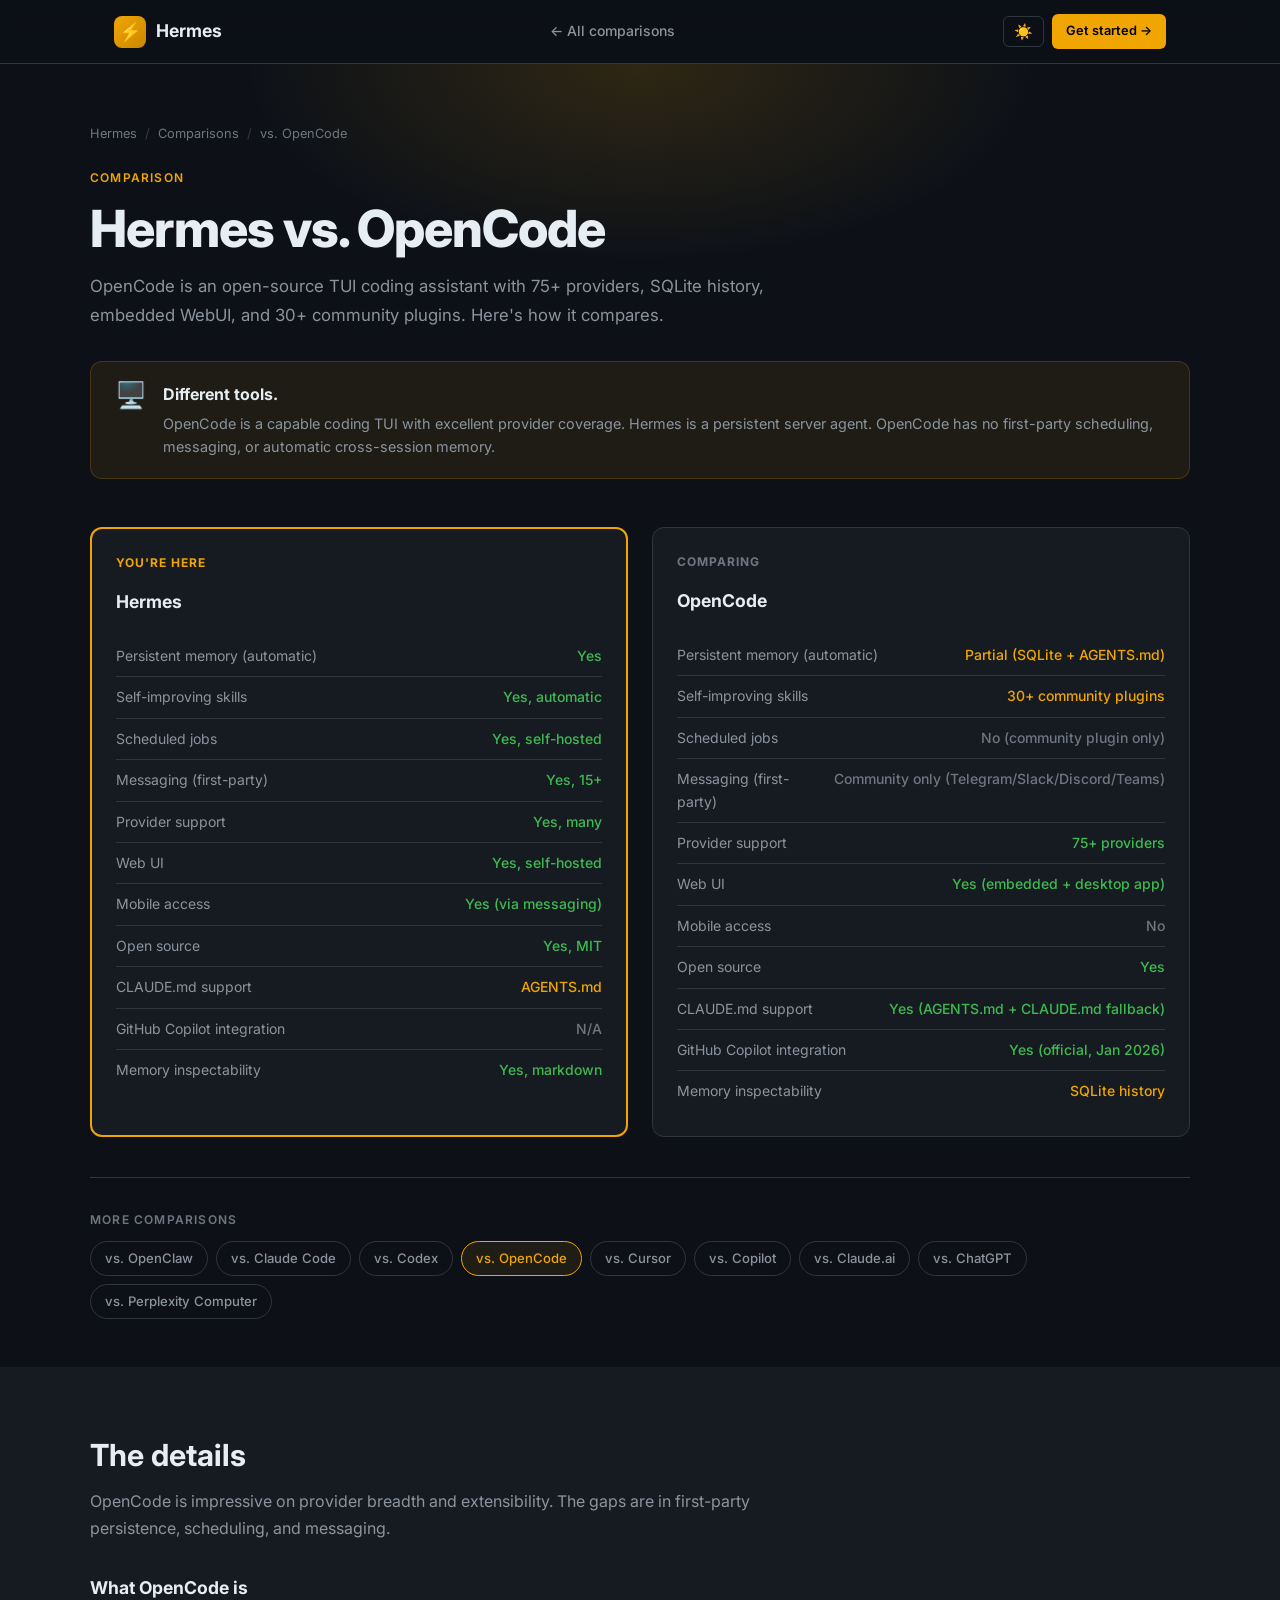
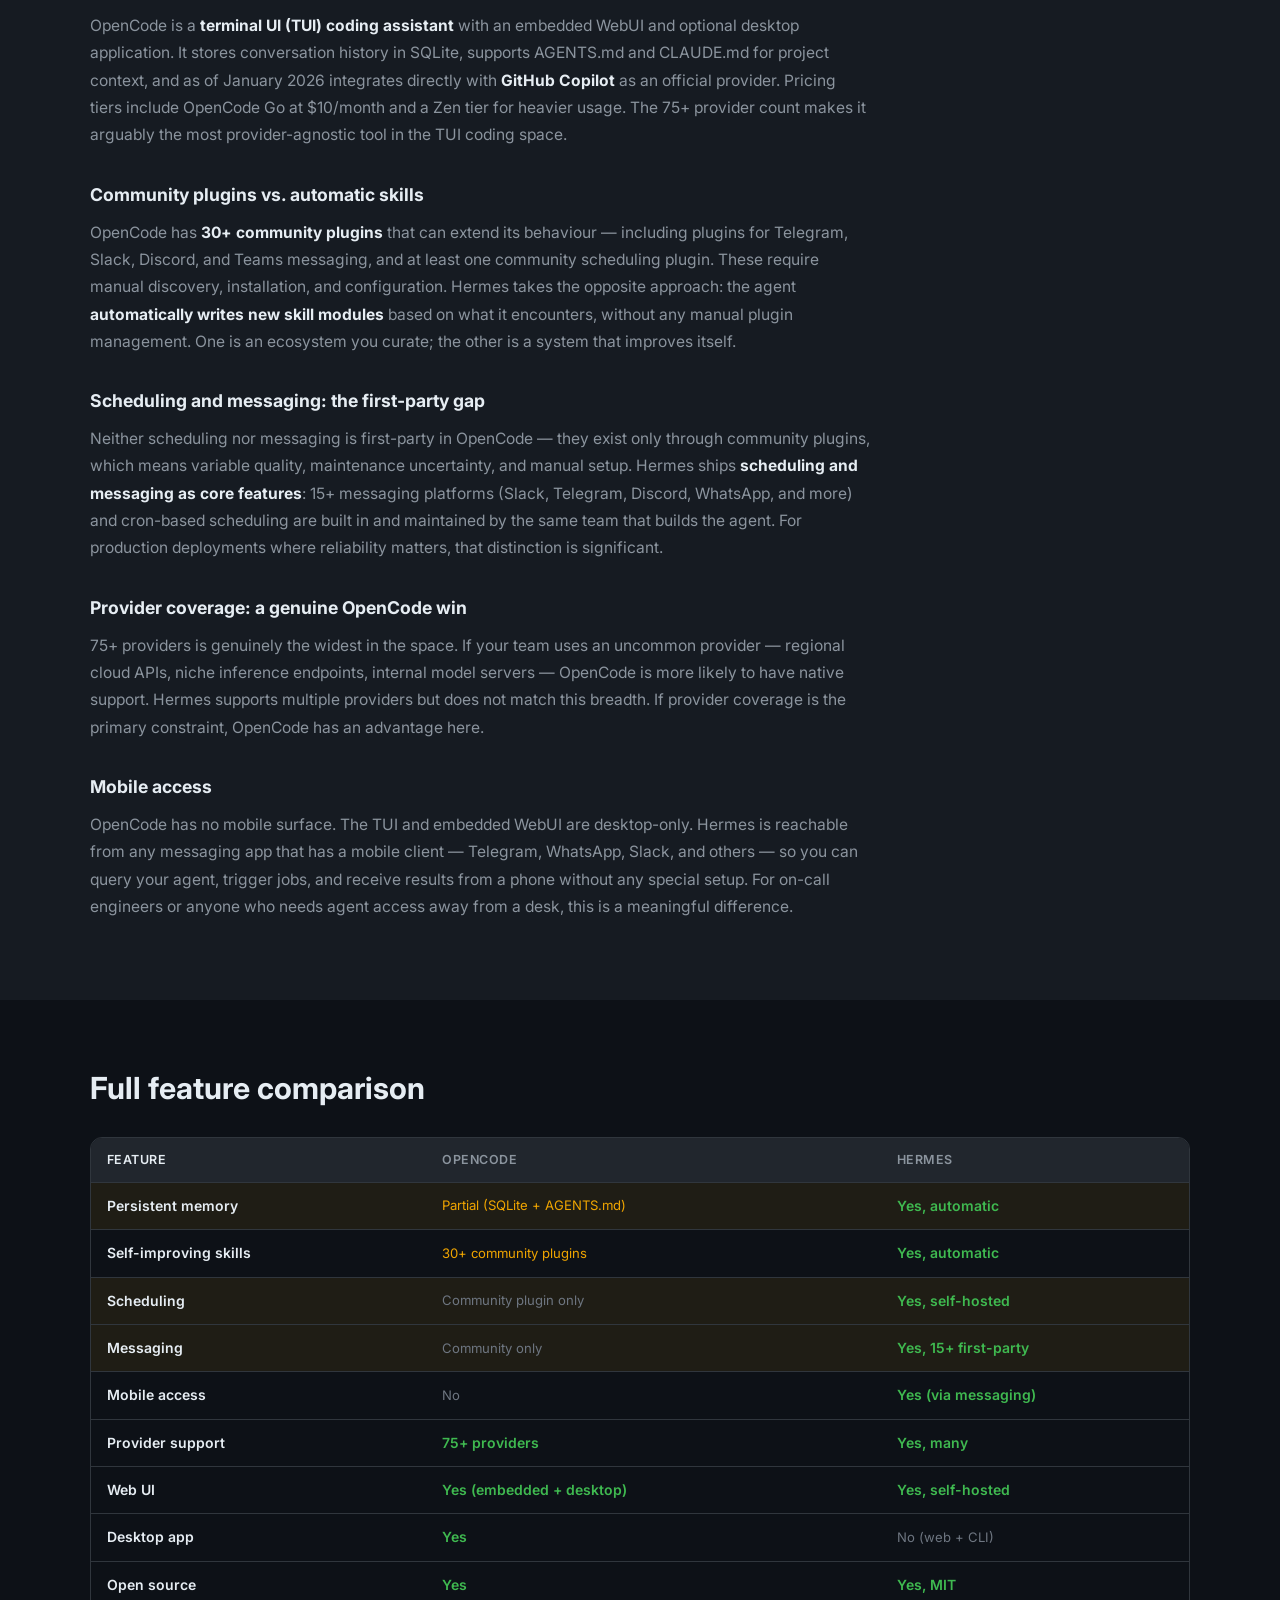
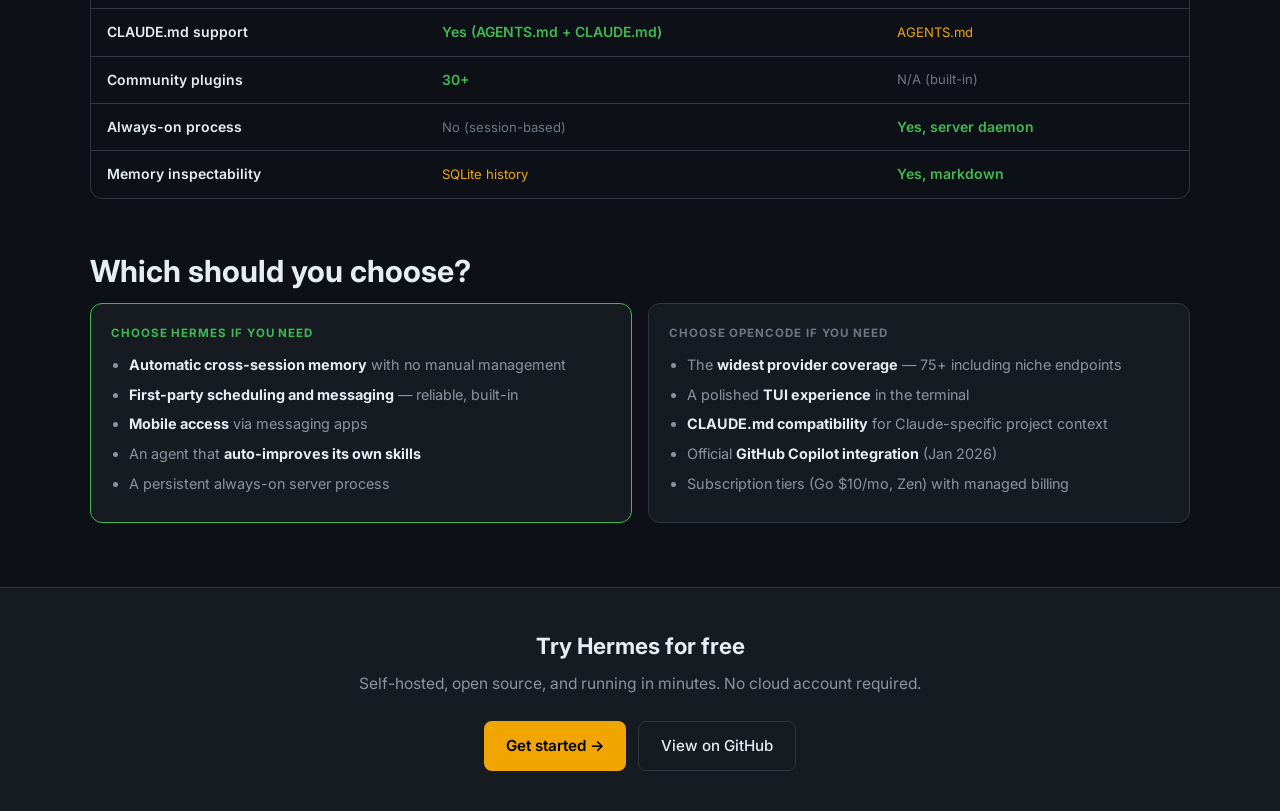
<file: compare/opencode.html>
<!DOCTYPE html>
<html lang="en" data-theme="dark">
<head>
  <meta charset="UTF-8" />
  <meta name="viewport" content="width=device-width, initial-scale=1.0" />
  <title>Hermes vs. OpenCode | Comparison</title>
  <meta name="description" content="OpenCode is an open-source TUI coding assistant with 75+ providers, SQLite history, embedded WebUI, and 30+ community plugins. Here's how it compares to Hermes." />
  <link rel="preconnect" href="https://fonts.googleapis.com" />
  <link rel="preconnect" href="https://fonts.gstatic.com" crossorigin />
  <link href="https://fonts.googleapis.com/css2?family=Inter:wght@300;400;500;600;700;800&family=JetBrains+Mono:wght@400;500&display=swap" rel="stylesheet" />
  <style>
    :root {
      --bg-primary: #0d1117;
      --bg-secondary: #161b22;
      --bg-tertiary: #21262d;
      --bg-card: #161b22;
      --bg-card-hover: #1c2128;
      --border: #30363d;
      --border-hover: #484f58;
      --text-primary: #e6edf3;
      --text-secondary: #8b949e;
      --text-muted: #6e7681;
      --accent: #f0a500;
      --accent-dim: #c88800;
      --accent-glow: rgba(240,165,0,0.15);
      --accent-subtle: rgba(240,165,0,0.08);
      --green: #3fb950;
      --red: #f85149;
      --blue: #58a6ff;
      --purple: #bc8cff;
      --nav-height: 64px;
      --radius: 8px;
      --radius-lg: 12px;
      --shadow: 0 1px 3px rgba(0,0,0,0.4),0 4px 16px rgba(0,0,0,0.3);
    }
    [data-theme="light"] {
      --bg-primary: #ffffff;
      --bg-secondary: #f6f8fa;
      --bg-tertiary: #eaeef2;
      --bg-card: #ffffff;
      --bg-card-hover: #f6f8fa;
      --border: #d0d7de;
      --border-hover: #9198a1;
      --text-primary: #1f2328;
      --text-secondary: #656d76;
      --text-muted: #9198a1;
      --accent: #c07800;
      --accent-dim: #a06000;
      --accent-glow: rgba(192,120,0,0.12);
      --accent-subtle: rgba(192,120,0,0.06);
      --green: #1a7f37;
      --red: #cf222e;
      --blue: #0969da;
      --purple: #7c3aed;
      --shadow: 0 1px 3px rgba(0,0,0,0.1),0 4px 16px rgba(0,0,0,0.06);
    }
    *,*::before,*::after{box-sizing:border-box;margin:0;padding:0}
    html{scroll-behavior:smooth;font-size:16px;overflow-x:hidden}
    body{font-family:'Inter',-apple-system,BlinkMacSystemFont,'Segoe UI',sans-serif;background:var(--bg-primary);color:var(--text-primary);line-height:1.6;transition:background 0.2s,color 0.2s;-webkit-font-smoothing:antialiased}
    a{color:var(--accent);text-decoration:none;transition:color 0.15s}
    a:hover{color:var(--accent-dim)}
    img{max-width:100%}
    ::-webkit-scrollbar{width:6px;height:6px}
    ::-webkit-scrollbar-track{background:var(--bg-secondary)}
    ::-webkit-scrollbar-thumb{background:var(--border);border-radius:3px}
    #nav{position:fixed;top:0;left:0;right:0;height:var(--nav-height);background:rgba(13,17,23,0.92);backdrop-filter:blur(12px);-webkit-backdrop-filter:blur(12px);border-bottom:1px solid var(--border);z-index:1000}
    [data-theme="light"] #nav{background:rgba(255,255,255,0.92)}
    .nav-inner{max-width:1100px;margin:0 auto;padding:0 24px;height:100%;display:flex;align-items:center;justify-content:space-between;gap:16px}
    .nav-logo{display:flex;align-items:center;gap:10px;font-weight:700;font-size:1.1rem;color:var(--text-primary);text-decoration:none;flex-shrink:0}
    .nav-logo-icon{width:32px;height:32px;background:linear-gradient(135deg,var(--accent),var(--accent-dim));border-radius:8px;display:flex;align-items:center;justify-content:center;font-size:18px;line-height:1}
    .nav-back{display:flex;align-items:center;gap:6px;color:var(--text-secondary);font-size:0.875rem;font-weight:500;padding:6px 12px;border-radius:6px;transition:color 0.15s,background 0.15s;text-decoration:none}
    .nav-back:hover{color:var(--text-primary);background:var(--bg-tertiary)}
    .btn-theme{background:none;border:1px solid var(--border);color:var(--text-secondary);cursor:pointer;padding:7px 10px;border-radius:6px;font-size:15px;line-height:1;transition:border-color 0.15s,color 0.15s,background 0.15s}
    .btn-theme:hover{border-color:var(--border-hover);color:var(--text-primary);background:var(--bg-tertiary)}
    .btn-cta{background:var(--accent);color:#000;font-size:0.8rem;font-weight:600;padding:7px 14px;border-radius:6px;border:none;cursor:pointer;text-decoration:none;display:inline-block;transition:background 0.15s,transform 0.1s;white-space:nowrap}
    .btn-cta:hover{background:var(--accent-dim);color:#000;transform:translateY(-1px)}
    main{padding-top:var(--nav-height)}
    .hero{padding:60px 24px 48px;background:var(--bg-primary);position:relative;overflow:hidden}
    .hero::before{content:'';position:absolute;top:-200px;left:50%;transform:translateX(-50%);width:800px;height:400px;background:radial-gradient(ellipse at center,var(--accent-glow) 0%,transparent 70%);pointer-events:none}
    .container{max-width:1100px;margin:0 auto;position:relative}
    .section{padding:64px 24px}
    .section-alt{background:var(--bg-secondary)}
    .breadcrumb{display:flex;align-items:center;gap:8px;font-size:0.8rem;color:var(--text-muted);margin-bottom:24px;flex-wrap:wrap}
    .breadcrumb a{color:var(--text-muted)}
    .breadcrumb a:hover{color:var(--accent)}
    .breadcrumb-sep{opacity:0.4}
    .page-label{font-size:0.75rem;font-weight:600;letter-spacing:0.1em;text-transform:uppercase;color:var(--accent);margin-bottom:12px}
    .page-title{font-size:clamp(2rem,5vw,3.2rem);font-weight:800;line-height:1.1;letter-spacing:-0.02em;margin-bottom:16px}
    .page-sub{font-size:1.05rem;color:var(--text-secondary);max-width:680px;line-height:1.7;margin-bottom:32px}
    .verdict{display:flex;align-items:flex-start;gap:16px;background:var(--accent-subtle);border:1px solid rgba(240,165,0,0.2);border-radius:var(--radius-lg);padding:20px 24px;margin-bottom:48px}
    [data-theme="light"] .verdict{border-color:rgba(192,120,0,0.2)}
    .verdict-icon{font-size:1.6rem;flex-shrink:0;line-height:1}
    .verdict-text strong{color:var(--text-primary);display:block;margin-bottom:4px;font-size:1rem}
    .verdict-text p{color:var(--text-secondary);font-size:0.9rem;line-height:1.6;margin:0}
    .section-title{font-size:clamp(1.4rem,3vw,1.9rem);font-weight:700;margin-bottom:8px;color:var(--text-primary)}
    .section-body{font-size:1rem;color:var(--text-secondary);max-width:720px;line-height:1.7;margin-bottom:32px}
    .feature-compare{display:grid;grid-template-columns:1fr 1fr;gap:24px;margin-bottom:40px}
    @media(max-width:700px){.feature-compare{grid-template-columns:1fr}}
    .fc-col{background:var(--bg-card);border:1px solid var(--border);border-radius:var(--radius-lg);padding:24px}
    .fc-col.hermes{border-color:var(--accent);border-width:2px}
    .fc-col-label{font-size:0.75rem;font-weight:700;letter-spacing:0.08em;text-transform:uppercase;margin-bottom:16px;color:var(--text-muted)}
    .fc-col.hermes .fc-col-label{color:var(--accent)}
    .fc-col-name{font-size:1.1rem;font-weight:700;color:var(--text-primary);margin-bottom:20px}
    .fc-row{display:flex;align-items:flex-start;gap:10px;padding:9px 0;border-bottom:1px solid var(--border)}
    .fc-row:last-child{border-bottom:none}
    .fc-key{flex:1;font-size:0.875rem;color:var(--text-secondary)}
    .fc-val{font-size:0.875rem;font-weight:500;text-align:right;min-width:60px}
    .fc-val.yes{color:var(--green)}
    .fc-val.no{color:var(--text-muted)}
    .fc-val.partial{color:var(--accent)}
    .fc-val.preview{color:var(--purple)}
    .fc-val.cloud{color:var(--blue)}
    .narrative{max-width:780px;min-width:0;word-break:break-word}
    .narrative h3{font-size:1.1rem;font-weight:700;color:var(--text-primary);margin:32px 0 10px}
    .narrative h3:first-child{margin-top:0}
    .narrative p{font-size:0.975rem;color:var(--text-secondary);line-height:1.75;margin-bottom:16px}
    .narrative ul{padding-left:20px;margin-bottom:16px}
    .narrative li{font-size:0.975rem;color:var(--text-secondary);line-height:1.7;margin-bottom:6px}
    .narrative strong{color:var(--text-primary)}
    .narrative a{color:var(--accent)}
    .table-wrap{overflow-x:auto;border-radius:var(--radius-lg);border:1px solid var(--border);margin:24px 0 40px}
    table{width:100%;border-collapse:collapse;font-size:0.875rem}
    thead th{background:var(--bg-tertiary);color:var(--text-secondary);font-weight:600;font-size:0.78rem;letter-spacing:0.04em;text-transform:uppercase;padding:12px 16px;text-align:left;border-bottom:1px solid var(--border);white-space:nowrap}
    thead th:first-child{color:var(--text-primary)}
    tbody tr{border-bottom:1px solid var(--border);transition:background 0.1s}
    tbody tr:last-child{border-bottom:none}
    tbody tr:hover{background:var(--bg-card-hover)}
    tbody tr.hl{background:var(--accent-subtle)}
    tbody tr.hl:hover{background:rgba(240,165,0,0.12)}
    tbody td{padding:12px 16px;color:var(--text-secondary);vertical-align:middle}
    tbody td:first-child{font-weight:600;color:var(--text-primary);white-space:nowrap}
    .c-yes{color:var(--green);font-weight:600}
    .c-no{color:var(--text-muted);font-size:0.82rem}
    .c-partial{color:var(--accent);font-size:0.82rem}
    .c-cloud{color:var(--blue);font-size:0.82rem}
    .c-prev{color:var(--purple);font-size:0.82rem}
    .who-grid{display:grid;grid-template-columns:1fr 1fr;gap:16px;margin-top:8px}
    @media(max-width:600px){.who-grid{grid-template-columns:1fr}}
    .who-card{background:var(--bg-card);border:1px solid var(--border);border-radius:var(--radius-lg);padding:20px}
    .who-card.choose-hermes{border-color:var(--green)}
    .who-card.choose-other{border-color:var(--border)}
    .who-card-label{font-size:0.72rem;font-weight:700;letter-spacing:0.08em;text-transform:uppercase;margin-bottom:10px;color:var(--text-muted)}
    .who-card.choose-hermes .who-card-label{color:var(--green)}
    .who-card ul{padding-left:18px}
    .who-card li{font-size:0.9rem;color:var(--text-secondary);line-height:1.65;margin-bottom:6px}
    .who-card strong{color:var(--text-primary)}
    .cta-strip{background:var(--bg-secondary);border-top:1px solid var(--border);padding:40px 24px;text-align:center}
    .cta-strip h2{font-size:1.4rem;font-weight:700;margin-bottom:8px}
    .cta-strip p{color:var(--text-secondary);margin-bottom:24px;font-size:0.975rem}
    .cta-btns{display:flex;gap:12px;justify-content:center;flex-wrap:wrap}
    .btn-primary{display:inline-flex;align-items:center;gap:6px;background:var(--accent);color:#000;font-weight:600;font-size:0.95rem;padding:12px 22px;border-radius:8px;transition:background 0.15s,transform 0.1s}
    .btn-primary:hover{background:var(--accent-dim);color:#000;transform:translateY(-1px)}
    .btn-secondary{display:inline-flex;align-items:center;gap:6px;background:var(--bg-card);border:1px solid var(--border);color:var(--text-primary);font-weight:500;font-size:0.95rem;padding:12px 22px;border-radius:8px;transition:border-color 0.15s,background 0.15s}
    .btn-secondary:hover{border-color:var(--border-hover);background:var(--bg-card-hover);color:var(--text-primary)}
    .compare-nav{display:flex;flex-wrap:wrap;gap:8px;margin-top:40px;padding-top:32px;border-top:1px solid var(--border)}
    .compare-nav-label{width:100%;font-size:0.75rem;font-weight:600;letter-spacing:0.1em;text-transform:uppercase;color:var(--text-muted);margin-bottom:4px}
    .cpill{display:inline-block;padding:6px 14px;border:1px solid var(--border);border-radius:100px;font-size:0.82rem;font-weight:500;color:var(--text-secondary);transition:border-color 0.15s,color 0.15s,background 0.15s}
    .cpill:hover{border-color:var(--accent);color:var(--accent);background:var(--accent-subtle)}
    .cpill.active{border-color:var(--accent);color:var(--accent);background:var(--accent-subtle)}
    /* ── Mobile nav: prevent 3-item nav overflow ── */
    @media(max-width:640px){
      .nav-back{display:none}
      .btn-cta{display:none}
      .nav-inner{gap:8px}
    }
    @media(max-width:768px){
      .section{padding:48px 16px}
      .hero{padding:48px 16px 36px}
      .feature-compare{grid-template-columns:1fr}
    }
  
    /* HAMBURGER */
    .hamburger{display:none;flex-direction:column;gap:5px;cursor:pointer;padding:6px;border:1px solid var(--border);border-radius:6px;background:none;transition:border-color 0.15s;flex-shrink:0}
    .hamburger:hover{border-color:var(--accent)}
    .hamburger span{display:block;width:20px;height:2px;background:var(--text-secondary);border-radius:2px;transition:transform 0.2s,opacity 0.2s}
    .hamburger.open span:nth-child(1){transform:translateY(7px) rotate(45deg)}
    .hamburger.open span:nth-child(2){opacity:0}
    .hamburger.open span:nth-child(3){transform:translateY(-7px) rotate(-45deg)}
    #compare-mobile-menu{display:none;position:fixed;top:var(--nav-height,64px);left:0;right:0;background:var(--bg-secondary,#161b22);border-bottom:1px solid var(--border,#30363d);padding:16px 24px;z-index:999;flex-direction:column;gap:4px}
    #compare-mobile-menu.open{display:flex}
    #compare-mobile-menu a{color:var(--text-secondary,#8b949e);font-size:0.95rem;font-weight:500;padding:10px 12px;border-radius:6px;text-decoration:none;transition:color 0.15s,background 0.15s}
    #compare-mobile-menu a:hover{color:var(--text-primary,#e6edf3);background:var(--bg-tertiary,#21262d)}
    #compare-mobile-menu a.accent{color:var(--accent,#f0a500)}
    #compare-mobile-menu .menu-divider{height:1px;background:var(--border,#30363d);margin:4px 0}
    @media(max-width:640px){
      .hamburger{display:flex}
      .btn-cta{display:none}
      .nav-back{display:none}
    }
    </style>
</head>
<body>

<nav id="nav">
  <div class="nav-inner">
    <a href="../index.html" class="nav-logo">
      <div class="nav-logo-icon">⚡</div>
      Hermes
    </a>
    <a href="../index.html#compare" class="nav-back"><span>← All comparisons</span></a>
    <div style="display:flex;align-items:center;gap:8px;flex-shrink:0">
      <button class="btn-theme" id="theme-toggle" aria-label="Toggle theme">🌙</button>
      <a href="https://hermes-agent.nousresearch.com/docs/getting-started/installation" class="btn-cta" target="_blank" rel="noopener">Get started →</a>
    </div>
  </div>
  <button class="hamburger" id="compare-hamburger" aria-label="Open menu" aria-expanded="false"><span></span><span></span><span></span></button>
</nav>

<div id="compare-mobile-menu">
  <a href="../index.html">⚡ Hermes Home</a>
  <a href="../index.html#compare">← All comparisons</a>
  <div class="menu-divider"></div>
  <a href="../eli5/" class="accent">🧠 ELI5</a>
  <a href="../models/" class="accent">🤖 Best Models</a>
  <a href="../community/" class="accent">🌎 Community</a>
  <a href="https://hermes-agent.nousresearch.com/docs/getting-started/installation" target="_blank" rel="noopener" class="accent">Get started →</a>
</div>

<main>
  <div class="hero">
    <div class="container">
      <div class="breadcrumb">
        <a href="../index.html">Hermes</a>
        <span class="breadcrumb-sep">/</span>
        <a href="../index.html#compare">Comparisons</a>
        <span class="breadcrumb-sep">/</span>
        <span>vs. OpenCode</span>
      </div>
      <div class="page-label">Comparison</div>
      <h1 class="page-title">Hermes vs. OpenCode</h1>
      <p class="page-sub">OpenCode is an open-source TUI coding assistant with 75+ providers, SQLite history, embedded WebUI, and 30+ community plugins. Here's how it compares.</p>

      <div class="verdict">
        <div class="verdict-icon">🖥️</div>
        <div class="verdict-text">
          <strong>Different tools.</strong>
          <p>OpenCode is a capable coding TUI with excellent provider coverage. Hermes is a persistent server agent. OpenCode has no first-party scheduling, messaging, or automatic cross-session memory.</p>
        </div>
      </div>

      <div class="feature-compare">
        <div class="fc-col hermes">
          <div class="fc-col-label">You're here</div>
          <div class="fc-col-name">Hermes</div>
          <div class="fc-row"><span class="fc-key">Persistent memory (automatic)</span><span class="fc-val yes">Yes</span></div>
          <div class="fc-row"><span class="fc-key">Self-improving skills</span><span class="fc-val yes">Yes, automatic</span></div>
          <div class="fc-row"><span class="fc-key">Scheduled jobs</span><span class="fc-val yes">Yes, self-hosted</span></div>
          <div class="fc-row"><span class="fc-key">Messaging (first-party)</span><span class="fc-val yes">Yes, 15+</span></div>
          <div class="fc-row"><span class="fc-key">Provider support</span><span class="fc-val yes">Yes, many</span></div>
          <div class="fc-row"><span class="fc-key">Web UI</span><span class="fc-val yes">Yes, self-hosted</span></div>
          <div class="fc-row"><span class="fc-key">Mobile access</span><span class="fc-val yes">Yes (via messaging)</span></div>
          <div class="fc-row"><span class="fc-key">Open source</span><span class="fc-val yes">Yes, MIT</span></div>
          <div class="fc-row"><span class="fc-key">CLAUDE.md support</span><span class="fc-val partial">AGENTS.md</span></div>
          <div class="fc-row"><span class="fc-key">GitHub Copilot integration</span><span class="fc-val no">N/A</span></div>
          <div class="fc-row"><span class="fc-key">Memory inspectability</span><span class="fc-val yes">Yes, markdown</span></div>
        </div>
        <div class="fc-col">
          <div class="fc-col-label">Comparing</div>
          <div class="fc-col-name">OpenCode</div>
          <div class="fc-row"><span class="fc-key">Persistent memory (automatic)</span><span class="fc-val partial">Partial (SQLite + AGENTS.md)</span></div>
          <div class="fc-row"><span class="fc-key">Self-improving skills</span><span class="fc-val partial">30+ community plugins</span></div>
          <div class="fc-row"><span class="fc-key">Scheduled jobs</span><span class="fc-val no">No (community plugin only)</span></div>
          <div class="fc-row"><span class="fc-key">Messaging (first-party)</span><span class="fc-val no">Community only (Telegram/Slack/Discord/Teams)</span></div>
          <div class="fc-row"><span class="fc-key">Provider support</span><span class="fc-val yes">75+ providers</span></div>
          <div class="fc-row"><span class="fc-key">Web UI</span><span class="fc-val yes">Yes (embedded + desktop app)</span></div>
          <div class="fc-row"><span class="fc-key">Mobile access</span><span class="fc-val no">No</span></div>
          <div class="fc-row"><span class="fc-key">Open source</span><span class="fc-val yes">Yes</span></div>
          <div class="fc-row"><span class="fc-key">CLAUDE.md support</span><span class="fc-val yes">Yes (AGENTS.md + CLAUDE.md fallback)</span></div>
          <div class="fc-row"><span class="fc-key">GitHub Copilot integration</span><span class="fc-val yes">Yes (official, Jan 2026)</span></div>
          <div class="fc-row"><span class="fc-key">Memory inspectability</span><span class="fc-val partial">SQLite history</span></div>
        </div>
      </div>

      <!-- Compare nav pills -->
      <div class="compare-nav">
        <div class="compare-nav-label">More comparisons</div>
        <a href="openclaw.html" class="cpill">vs. OpenClaw</a>
        <a href="claude-code.html" class="cpill">vs. Claude Code</a>
        <a href="codex.html" class="cpill">vs. Codex</a>
        <a href="opencode.html" class="cpill active">vs. OpenCode</a>
        <a href="cursor.html" class="cpill">vs. Cursor</a>
        <a href="copilot.html" class="cpill">vs. Copilot</a>
        <a href="claude-ai.html" class="cpill">vs. Claude.ai</a>
        <a href="chatgpt.html" class="cpill">vs. ChatGPT</a>
        <a href="perplexity-computer.html" class="cpill">vs. Perplexity Computer</a>
      </div>
    </div>
  </div>

  <!-- Narrative -->
  <div class="section section-alt">
    <div class="container">
      <h2 class="section-title">The details</h2>
      <p class="section-body">OpenCode is impressive on provider breadth and extensibility. The gaps are in first-party persistence, scheduling, and messaging.</p>
      <div class="narrative">

        <h3>What OpenCode is</h3>
        <p>OpenCode is a <strong>terminal UI (TUI) coding assistant</strong> with an embedded WebUI and optional desktop application. It stores conversation history in SQLite, supports AGENTS.md and CLAUDE.md for project context, and as of January 2026 integrates directly with <strong>GitHub Copilot</strong> as an official provider. Pricing tiers include OpenCode Go at $10/month and a Zen tier for heavier usage. The 75+ provider count makes it arguably the most provider-agnostic tool in the TUI coding space.</p>

        <h3>Community plugins vs. automatic skills</h3>
        <p>OpenCode has <strong>30+ community plugins</strong> that can extend its behaviour — including plugins for Telegram, Slack, Discord, and Teams messaging, and at least one community scheduling plugin. These require manual discovery, installation, and configuration. Hermes takes the opposite approach: the agent <strong>automatically writes new skill modules</strong> based on what it encounters, without any manual plugin management. One is an ecosystem you curate; the other is a system that improves itself.</p>

        <h3>Scheduling and messaging: the first-party gap</h3>
        <p>Neither scheduling nor messaging is first-party in OpenCode — they exist only through community plugins, which means variable quality, maintenance uncertainty, and manual setup. Hermes ships <strong>scheduling and messaging as core features</strong>: 15+ messaging platforms (Slack, Telegram, Discord, WhatsApp, and more) and cron-based scheduling are built in and maintained by the same team that builds the agent. For production deployments where reliability matters, that distinction is significant.</p>

        <h3>Provider coverage: a genuine OpenCode win</h3>
        <p>75+ providers is genuinely the widest in the space. If your team uses an uncommon provider — regional cloud APIs, niche inference endpoints, internal model servers — OpenCode is more likely to have native support. Hermes supports multiple providers but does not match this breadth. If provider coverage is the primary constraint, OpenCode has an advantage here.</p>

        <h3>Mobile access</h3>
        <p>OpenCode has no mobile surface. The TUI and embedded WebUI are desktop-only. Hermes is reachable from any messaging app that has a mobile client — Telegram, WhatsApp, Slack, and others — so you can query your agent, trigger jobs, and receive results from a phone without any special setup. For on-call engineers or anyone who needs agent access away from a desk, this is a meaningful difference.</p>
      </div>
    </div>
  </div>

  <!-- Full table -->
  <div class="section">
    <div class="container">
      <h2 class="section-title">Full feature comparison</h2>
      <div class="table-wrap">
        <table>
          <thead>
            <tr>
              <th>Feature</th>
              <th>OpenCode</th>
              <th>Hermes</th>
            </tr>
          </thead>
          <tbody>
            <tr class="hl"><td>Persistent memory</td><td class="c-partial">Partial (SQLite + AGENTS.md)</td><td class="c-yes">Yes, automatic</td></tr>
            <tr><td>Self-improving skills</td><td class="c-partial">30+ community plugins</td><td class="c-yes">Yes, automatic</td></tr>
            <tr class="hl"><td>Scheduling</td><td class="c-no">Community plugin only</td><td class="c-yes">Yes, self-hosted</td></tr>
            <tr class="hl"><td>Messaging</td><td class="c-no">Community only</td><td class="c-yes">Yes, 15+ first-party</td></tr>
            <tr><td>Mobile access</td><td class="c-no">No</td><td class="c-yes">Yes (via messaging)</td></tr>
            <tr><td>Provider support</td><td class="c-yes">75+ providers</td><td class="c-yes">Yes, many</td></tr>
            <tr><td>Web UI</td><td class="c-yes">Yes (embedded + desktop)</td><td class="c-yes">Yes, self-hosted</td></tr>
            <tr><td>Desktop app</td><td class="c-yes">Yes</td><td class="c-no">No (web + CLI)</td></tr>
            <tr><td>Open source</td><td class="c-yes">Yes</td><td class="c-yes">Yes, MIT</td></tr>
            <tr><td>CLAUDE.md support</td><td class="c-yes">Yes (AGENTS.md + CLAUDE.md)</td><td class="c-partial">AGENTS.md</td></tr>
            <tr><td>Community plugins</td><td class="c-yes">30+</td><td class="c-no">N/A (built-in)</td></tr>
            <tr><td>Always-on process</td><td class="c-no">No (session-based)</td><td class="c-yes">Yes, server daemon</td></tr>
            <tr><td>Memory inspectability</td><td class="c-partial">SQLite history</td><td class="c-yes">Yes, markdown</td></tr>
          </tbody>
        </table>
      </div>

      <!-- Who section -->
      <h2 class="section-title" style="margin-top:48px">Which should you choose?</h2>
      <div class="who-grid">
        <div class="who-card choose-hermes">
          <div class="who-card-label">Choose Hermes if you need</div>
          <ul>
            <li><strong>Automatic cross-session memory</strong> with no manual management</li>
            <li><strong>First-party scheduling and messaging</strong> — reliable, built-in</li>
            <li><strong>Mobile access</strong> via messaging apps</li>
            <li>An agent that <strong>auto-improves its own skills</strong></li>
            <li>A persistent always-on server process</li>
          </ul>
        </div>
        <div class="who-card choose-other">
          <div class="who-card-label">Choose OpenCode if you need</div>
          <ul>
            <li>The <strong>widest provider coverage</strong> — 75+ including niche endpoints</li>
            <li>A polished <strong>TUI experience</strong> in the terminal</li>
            <li><strong>CLAUDE.md compatibility</strong> for Claude-specific project context</li>
            <li>Official <strong>GitHub Copilot integration</strong> (Jan 2026)</li>
            <li>Subscription tiers (Go $10/mo, Zen) with managed billing</li>
          </ul>
        </div>
      </div>
    </div>
  </div>

  <!-- CTA -->
  <div class="cta-strip">
    <div class="container">
      <h2>Try Hermes for free</h2>
      <p>Self-hosted, open source, and running in minutes. No cloud account required.</p>
      <div class="cta-btns">
        <a href="https://hermes-agent.nousresearch.com/docs/getting-started/installation" class="btn-primary" target="_blank" rel="noopener">Get started →</a>
        <a href="https://github.com/nousresearch/hermes" class="btn-secondary" target="_blank" rel="noopener">View on GitHub</a>
      </div>
    </div>
  </div>
</main>

<script>
  const html = document.documentElement;
  const toggle = document.getElementById('theme-toggle');
  function setTheme(t) {
    html.setAttribute('data-theme', t);
    localStorage.setItem('theme', t);
    toggle.textContent = t === 'light' ? '🌙' : '☀️';
  }
  const saved = localStorage.getItem('theme');
  const prefersDark = window.matchMedia('(prefers-color-scheme: dark)').matches;
  if (saved) setTheme(saved);
  else if (!prefersDark) setTheme('light');
  else setTheme('dark');
  toggle.addEventListener('click', () => setTheme(html.getAttribute('data-theme') === 'dark' ? 'light' : 'dark'));
  // Hamburger
  var cHam = document.getElementById('compare-hamburger');
  var cMenu = document.getElementById('compare-mobile-menu');
  if (cHam && cMenu) {
    cHam.addEventListener('click', function() {
      var open = cMenu.classList.toggle('open');
      cHam.classList.toggle('open', open);
      cHam.setAttribute('aria-expanded', open);
    });
    document.addEventListener('click', function(e) {
      if (!cHam.contains(e.target) && !cMenu.contains(e.target)) {
        cMenu.classList.remove('open');
        cHam.classList.remove('open');
        cHam.setAttribute('aria-expanded', 'false');
      }
    });
  }

</script>
</body>
</html>
</file>
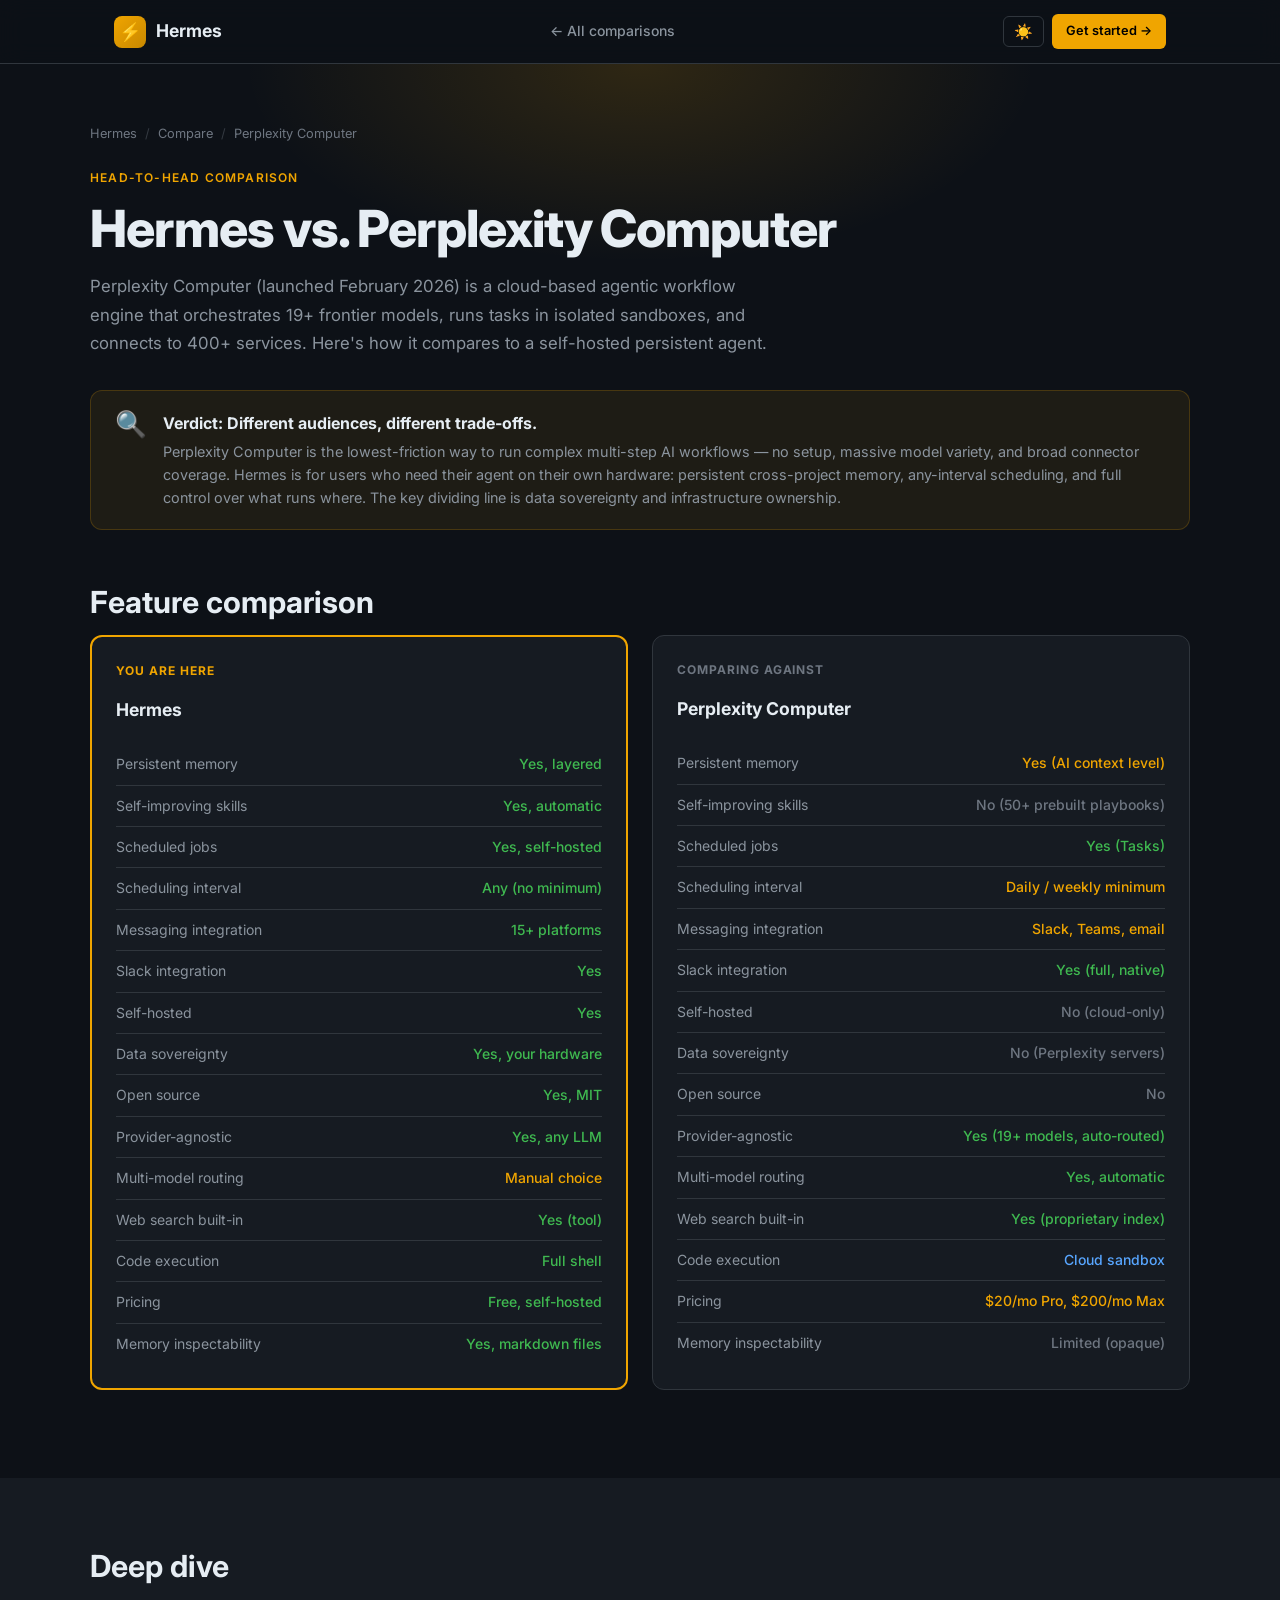
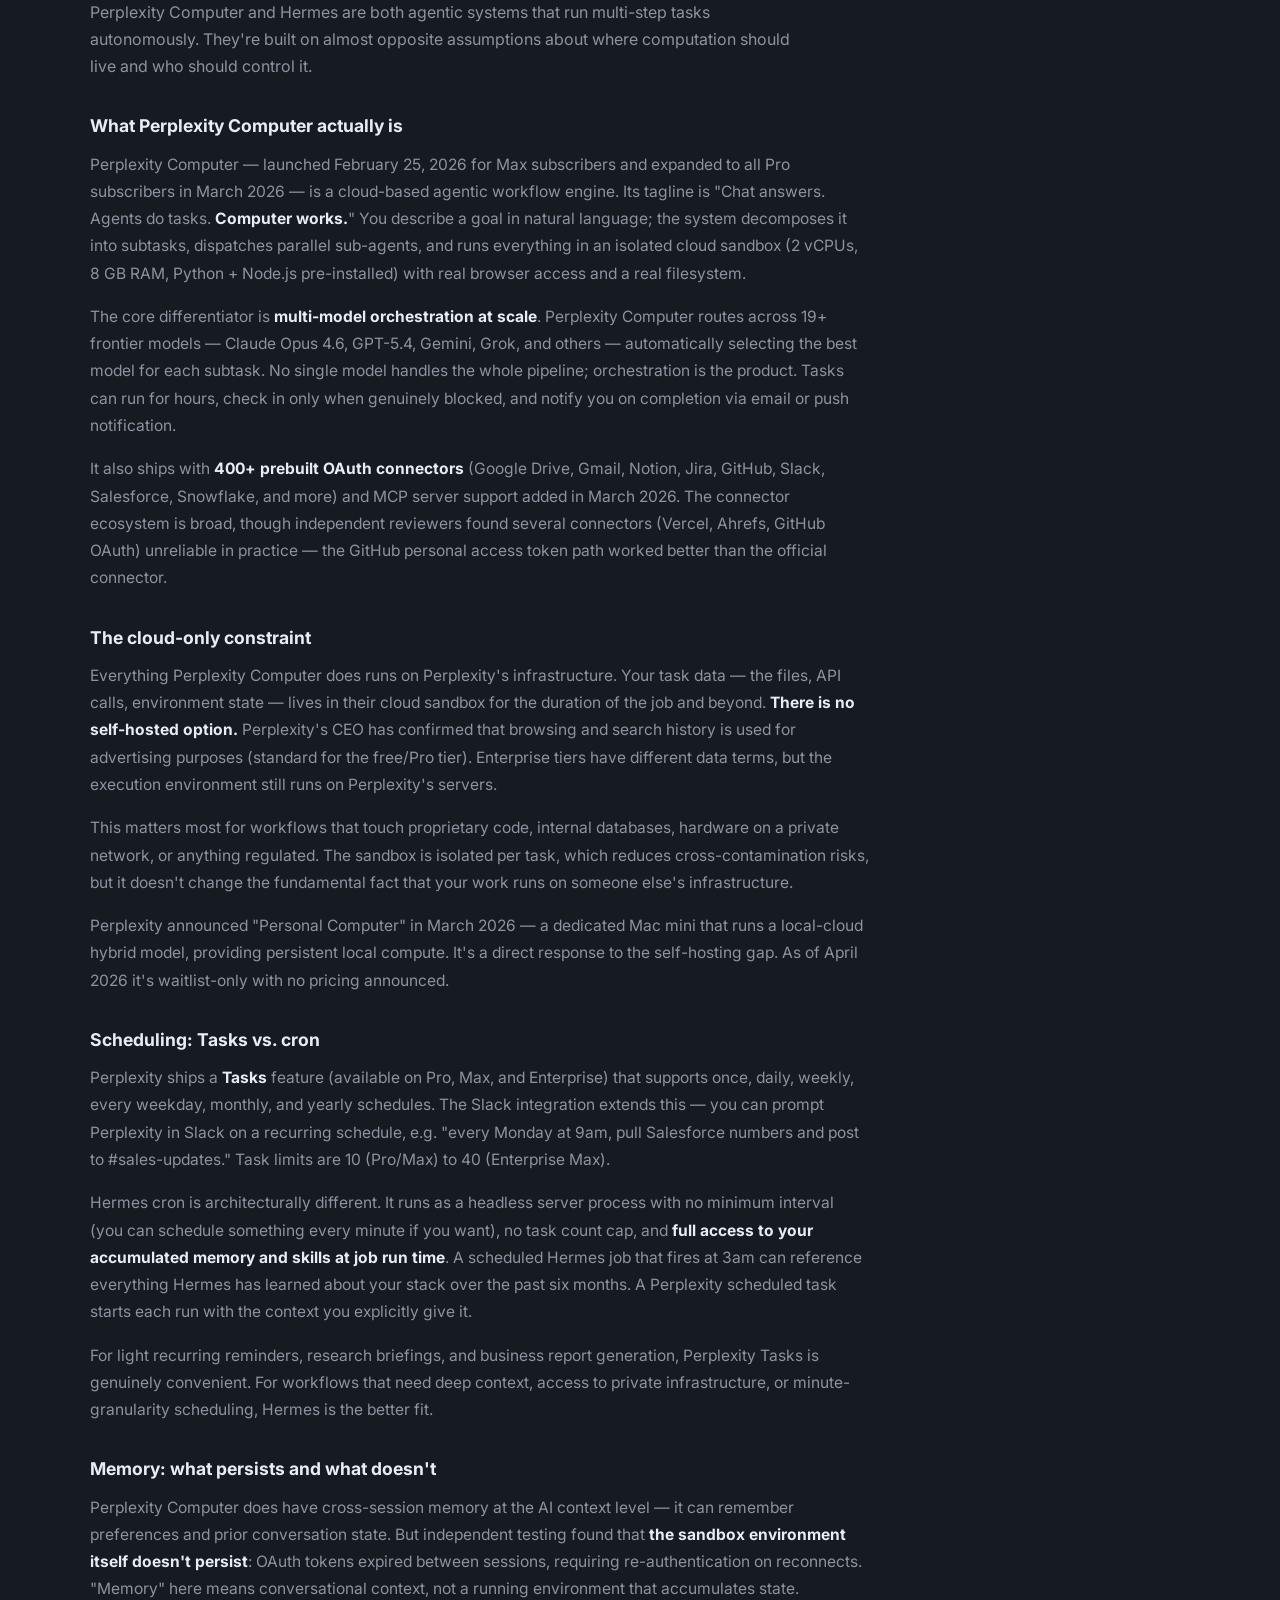
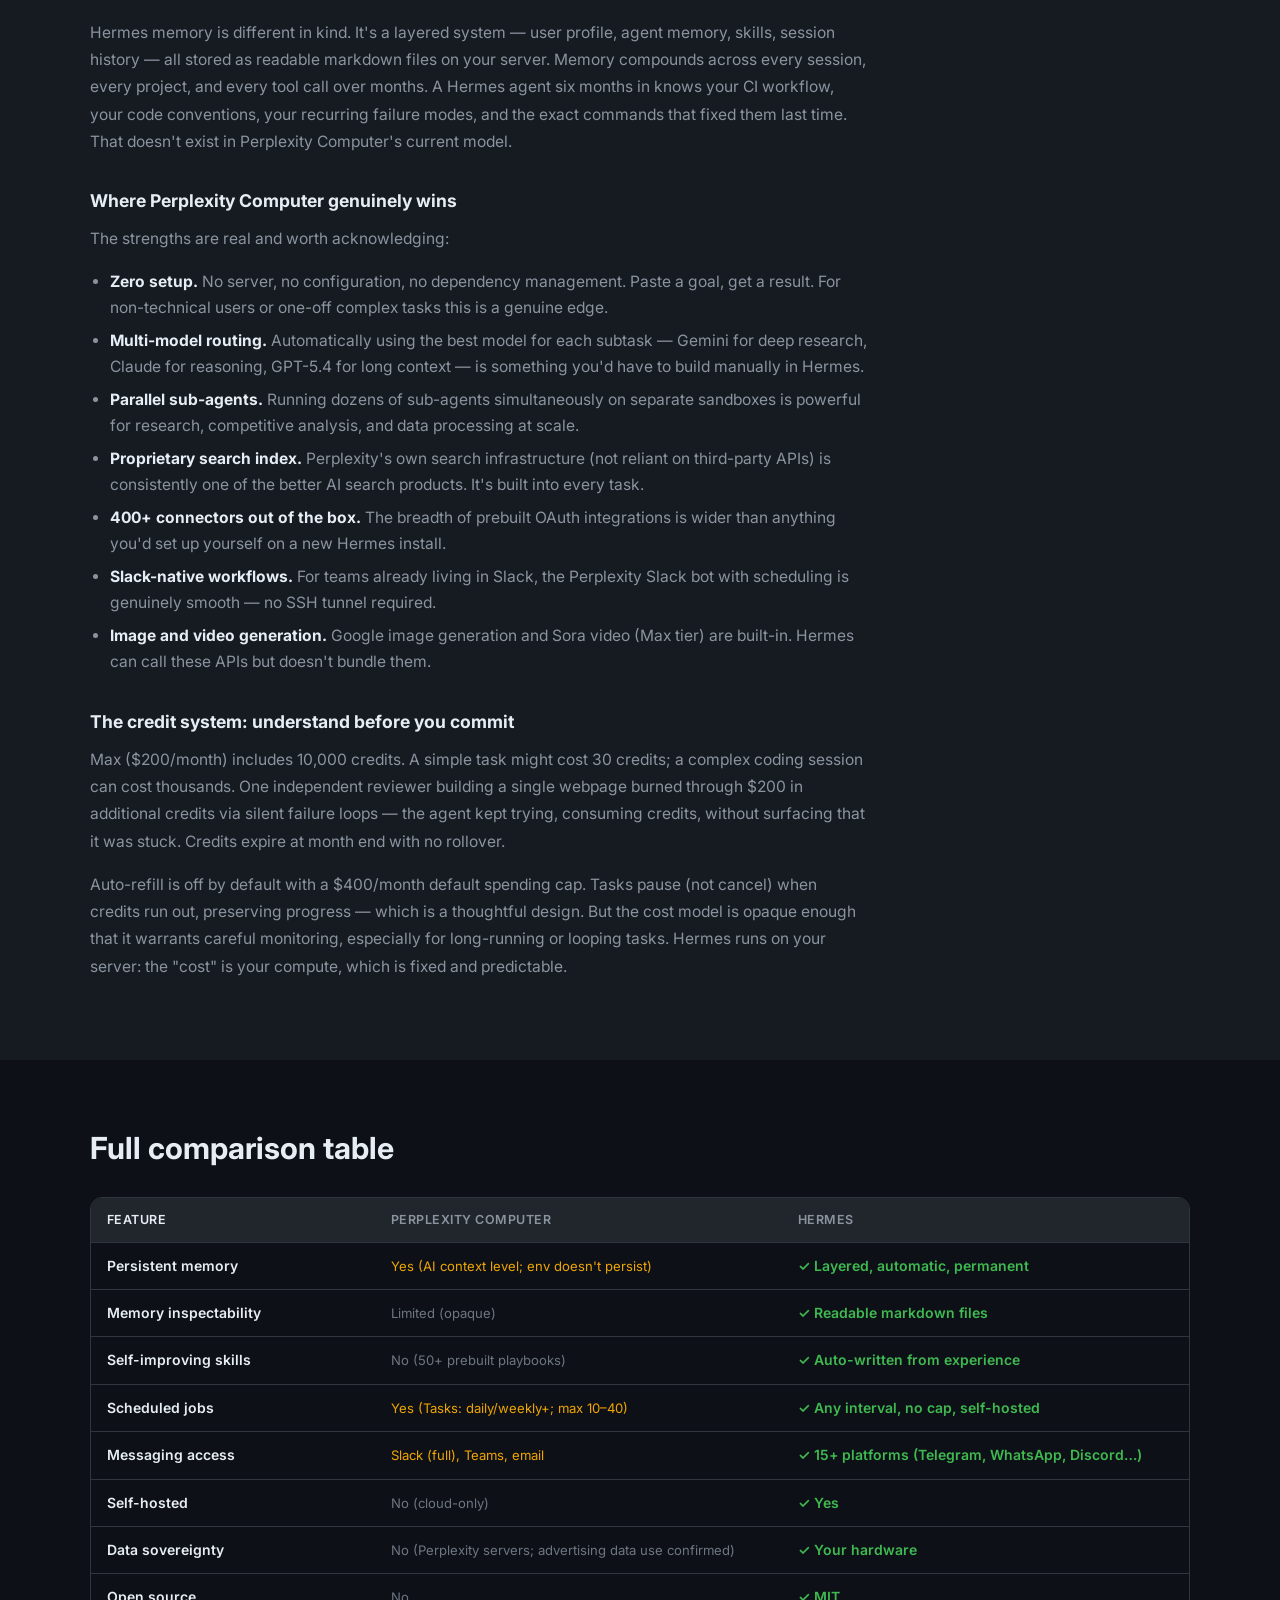
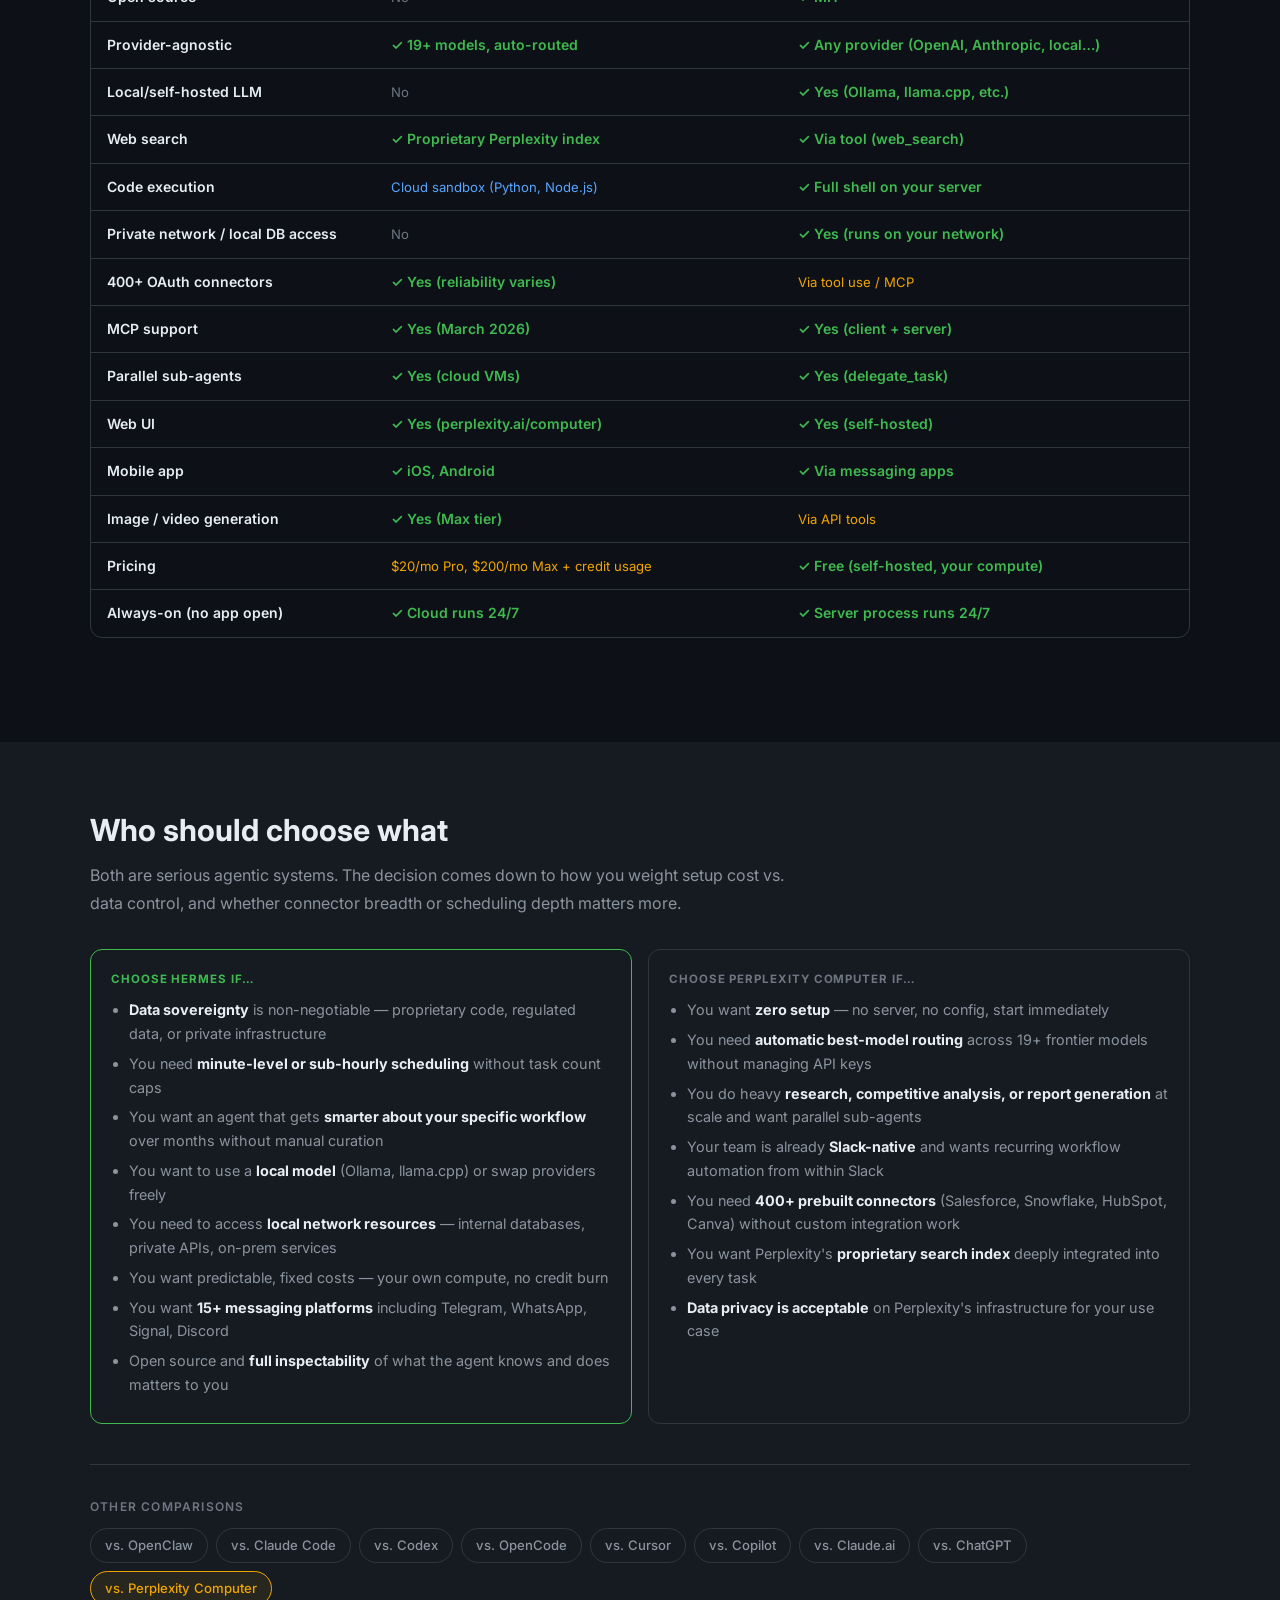
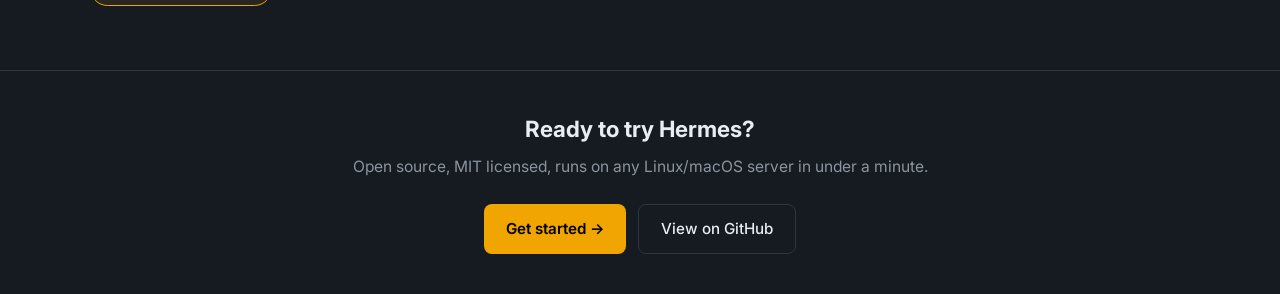
<file: compare/perplexity-computer.html>
<!DOCTYPE html>
<html lang="en" data-theme="dark">
<head>
  <meta charset="UTF-8" />
  <meta name="viewport" content="width=device-width, initial-scale=1.0" />
  <title>Hermes vs. Perplexity Computer | Comparison</title>
  <meta name="description" content="Hermes vs. Perplexity Computer — an honest comparison of a self-hosted persistent agent vs. a cloud agentic workflow engine." />
  <link rel="preconnect" href="https://fonts.googleapis.com" />
  <link rel="preconnect" href="https://fonts.gstatic.com" crossorigin />
  <link href="https://fonts.googleapis.com/css2?family=Inter:wght@300;400;500;600;700;800&family=JetBrains+Mono:wght@400;500&display=swap" rel="stylesheet" />
  <style>
    :root {
      --bg-primary: #0d1117;
      --bg-secondary: #161b22;
      --bg-tertiary: #21262d;
      --bg-card: #161b22;
      --bg-card-hover: #1c2128;
      --border: #30363d;
      --border-hover: #484f58;
      --text-primary: #e6edf3;
      --text-secondary: #8b949e;
      --text-muted: #6e7681;
      --accent: #f0a500;
      --accent-dim: #c88800;
      --accent-glow: rgba(240,165,0,0.15);
      --accent-subtle: rgba(240,165,0,0.08);
      --green: #3fb950;
      --red: #f85149;
      --blue: #58a6ff;
      --purple: #bc8cff;
      --nav-height: 64px;
      --radius: 8px;
      --radius-lg: 12px;
      --shadow: 0 1px 3px rgba(0,0,0,0.4),0 4px 16px rgba(0,0,0,0.3);
    }
    [data-theme="light"] {
      --bg-primary: #ffffff;
      --bg-secondary: #f6f8fa;
      --bg-tertiary: #eaeef2;
      --bg-card: #ffffff;
      --bg-card-hover: #f6f8fa;
      --border: #d0d7de;
      --border-hover: #9198a1;
      --text-primary: #1f2328;
      --text-secondary: #656d76;
      --text-muted: #9198a1;
      --accent: #c07800;
      --accent-dim: #a06000;
      --accent-glow: rgba(192,120,0,0.12);
      --accent-subtle: rgba(192,120,0,0.06);
      --green: #1a7f37;
      --red: #cf222e;
      --blue: #0969da;
      --purple: #7c3aed;
      --shadow: 0 1px 3px rgba(0,0,0,0.1),0 4px 16px rgba(0,0,0,0.06);
    }
    *,*::before,*::after{box-sizing:border-box;margin:0;padding:0}
    html{scroll-behavior:smooth;font-size:16px;overflow-x:hidden}
    body{font-family:'Inter',-apple-system,BlinkMacSystemFont,'Segoe UI',sans-serif;background:var(--bg-primary);color:var(--text-primary);line-height:1.6;transition:background 0.2s,color 0.2s;-webkit-font-smoothing:antialiased}
    a{color:var(--accent);text-decoration:none;transition:color 0.15s}
    a:hover{color:var(--accent-dim)}
    img{max-width:100%}
    ::-webkit-scrollbar{width:6px;height:6px}
    ::-webkit-scrollbar-track{background:var(--bg-secondary)}
    ::-webkit-scrollbar-thumb{background:var(--border);border-radius:3px}
    #nav{position:fixed;top:0;left:0;right:0;height:var(--nav-height);background:rgba(13,17,23,0.92);backdrop-filter:blur(12px);-webkit-backdrop-filter:blur(12px);border-bottom:1px solid var(--border);z-index:1000}
    [data-theme="light"] #nav{background:rgba(255,255,255,0.92)}
    .nav-inner{max-width:1100px;margin:0 auto;padding:0 24px;height:100%;display:flex;align-items:center;justify-content:space-between;gap:16px}
    .nav-logo{display:flex;align-items:center;gap:10px;font-weight:700;font-size:1.1rem;color:var(--text-primary);text-decoration:none;flex-shrink:0}
    .nav-logo-icon{width:32px;height:32px;background:linear-gradient(135deg,var(--accent),var(--accent-dim));border-radius:8px;display:flex;align-items:center;justify-content:center;font-size:18px;line-height:1}
    .nav-back{display:flex;align-items:center;gap:6px;color:var(--text-secondary);font-size:0.875rem;font-weight:500;padding:6px 12px;border-radius:6px;transition:color 0.15s,background 0.15s;text-decoration:none}
    .nav-back:hover{color:var(--text-primary);background:var(--bg-tertiary)}
    .btn-theme{background:none;border:1px solid var(--border);color:var(--text-secondary);cursor:pointer;padding:7px 10px;border-radius:6px;font-size:15px;line-height:1;transition:border-color 0.15s,color 0.15s,background 0.15s}
    .btn-theme:hover{border-color:var(--border-hover);color:var(--text-primary);background:var(--bg-tertiary)}
    .btn-cta{background:var(--accent);color:#000;font-size:0.8rem;font-weight:600;padding:7px 14px;border-radius:6px;border:none;cursor:pointer;text-decoration:none;display:inline-block;transition:background 0.15s,transform 0.1s;white-space:nowrap}
    .btn-cta:hover{background:var(--accent-dim);color:#000;transform:translateY(-1px)}
    main{padding-top:var(--nav-height)}
    .hero{padding:60px 24px 48px;background:var(--bg-primary);position:relative;overflow:hidden}
    .hero::before{content:'';position:absolute;top:-200px;left:50%;transform:translateX(-50%);width:800px;height:400px;background:radial-gradient(ellipse at center,var(--accent-glow) 0%,transparent 70%);pointer-events:none}
    .container{max-width:1100px;margin:0 auto;position:relative}
    .section{padding:64px 24px}
    .section-alt{background:var(--bg-secondary)}
    .breadcrumb{display:flex;align-items:center;gap:8px;font-size:0.8rem;color:var(--text-muted);margin-bottom:24px;flex-wrap:wrap}
    .breadcrumb a{color:var(--text-muted)}
    .breadcrumb a:hover{color:var(--accent)}
    .breadcrumb-sep{opacity:0.4}
    .page-label{font-size:0.75rem;font-weight:600;letter-spacing:0.1em;text-transform:uppercase;color:var(--accent);margin-bottom:12px}
    .page-title{font-size:clamp(2rem,5vw,3.2rem);font-weight:800;line-height:1.1;letter-spacing:-0.02em;margin-bottom:16px}
    .page-sub{font-size:1.05rem;color:var(--text-secondary);max-width:680px;line-height:1.7;margin-bottom:32px}
    .verdict{display:flex;align-items:flex-start;gap:16px;background:var(--accent-subtle);border:1px solid rgba(240,165,0,0.2);border-radius:var(--radius-lg);padding:20px 24px;margin-bottom:48px}
    [data-theme="light"] .verdict{border-color:rgba(192,120,0,0.2)}
    .verdict-icon{font-size:1.6rem;flex-shrink:0;line-height:1}
    .verdict-text strong{color:var(--text-primary);display:block;margin-bottom:4px;font-size:1rem}
    .verdict-text p{color:var(--text-secondary);font-size:0.9rem;line-height:1.6;margin:0}
    .section-title{font-size:clamp(1.4rem,3vw,1.9rem);font-weight:700;margin-bottom:8px;color:var(--text-primary)}
    .section-body{font-size:1rem;color:var(--text-secondary);max-width:720px;line-height:1.7;margin-bottom:32px}
    .feature-compare{display:grid;grid-template-columns:1fr 1fr;gap:24px;margin-bottom:40px}
    @media(max-width:700px){.feature-compare{grid-template-columns:1fr}}
    .fc-col{background:var(--bg-card);border:1px solid var(--border);border-radius:var(--radius-lg);padding:24px}
    .fc-col.hermes{border-color:var(--accent);border-width:2px}
    .fc-col-label{font-size:0.75rem;font-weight:700;letter-spacing:0.08em;text-transform:uppercase;margin-bottom:16px;color:var(--text-muted)}
    .fc-col.hermes .fc-col-label{color:var(--accent)}
    .fc-col-name{font-size:1.1rem;font-weight:700;color:var(--text-primary);margin-bottom:20px}
    .fc-row{display:flex;align-items:flex-start;gap:10px;padding:9px 0;border-bottom:1px solid var(--border)}
    .fc-row:last-child{border-bottom:none}
    .fc-key{flex:1;font-size:0.875rem;color:var(--text-secondary)}
    .fc-val{font-size:0.875rem;font-weight:500;text-align:right;min-width:60px}
    .fc-val.yes{color:var(--green)}
    .fc-val.no{color:var(--text-muted)}
    .fc-val.partial{color:var(--accent)}
    .fc-val.preview{color:var(--purple)}
    .fc-val.cloud{color:var(--blue)}
    .narrative{max-width:780px;min-width:0;word-break:break-word}
    .narrative h3{font-size:1.1rem;font-weight:700;color:var(--text-primary);margin:32px 0 10px}
    .narrative h3:first-child{margin-top:0}
    .narrative p{font-size:0.975rem;color:var(--text-secondary);line-height:1.75;margin-bottom:16px}
    .narrative ul{padding-left:20px;margin-bottom:16px}
    .narrative li{font-size:0.975rem;color:var(--text-secondary);line-height:1.7;margin-bottom:6px}
    .narrative strong{color:var(--text-primary)}
    .narrative a{color:var(--accent)}
    .table-wrap{overflow-x:auto;border-radius:var(--radius-lg);border:1px solid var(--border);margin:24px 0 40px}
    table{width:100%;border-collapse:collapse;font-size:0.875rem}
    thead th{background:var(--bg-tertiary);color:var(--text-secondary);font-weight:600;font-size:0.78rem;letter-spacing:0.04em;text-transform:uppercase;padding:12px 16px;text-align:left;border-bottom:1px solid var(--border);white-space:nowrap}
    thead th:first-child{color:var(--text-primary)}
    tbody tr{border-bottom:1px solid var(--border);transition:background 0.1s}
    tbody tr:last-child{border-bottom:none}
    tbody tr:hover{background:var(--bg-card-hover)}
    tbody tr.hl{background:var(--accent-subtle)}
    tbody tr.hl:hover{background:rgba(240,165,0,0.12)}
    tbody td{padding:12px 16px;color:var(--text-secondary);vertical-align:middle}
    tbody td:first-child{font-weight:600;color:var(--text-primary);white-space:nowrap}
    .c-yes{color:var(--green);font-weight:600}
    .c-no{color:var(--text-muted);font-size:0.82rem}
    .c-partial{color:var(--accent);font-size:0.82rem}
    .c-cloud{color:var(--blue);font-size:0.82rem}
    .c-prev{color:var(--purple);font-size:0.82rem}
    .who-grid{display:grid;grid-template-columns:1fr 1fr;gap:16px;margin-top:8px}
    @media(max-width:600px){.who-grid{grid-template-columns:1fr}}
    .who-card{background:var(--bg-card);border:1px solid var(--border);border-radius:var(--radius-lg);padding:20px}
    .who-card.choose-hermes{border-color:var(--green)}
    .who-card-label{font-size:0.72rem;font-weight:700;letter-spacing:0.08em;text-transform:uppercase;margin-bottom:10px;color:var(--text-muted)}
    .who-card.choose-hermes .who-card-label{color:var(--green)}
    .who-card ul{padding-left:18px}
    .who-card li{font-size:0.9rem;color:var(--text-secondary);line-height:1.65;margin-bottom:6px}
    .who-card strong{color:var(--text-primary)}
    .cta-strip{background:var(--bg-secondary);border-top:1px solid var(--border);padding:40px 24px;text-align:center}
    .cta-strip h2{font-size:1.4rem;font-weight:700;margin-bottom:8px}
    .cta-strip p{color:var(--text-secondary);margin-bottom:24px;font-size:0.975rem}
    .cta-btns{display:flex;gap:12px;justify-content:center;flex-wrap:wrap}
    .btn-primary{display:inline-flex;align-items:center;gap:6px;background:var(--accent);color:#000;font-weight:600;font-size:0.95rem;padding:12px 22px;border-radius:8px;transition:background 0.15s,transform 0.1s}
    .btn-primary:hover{background:var(--accent-dim);color:#000;transform:translateY(-1px)}
    .btn-secondary{display:inline-flex;align-items:center;gap:6px;background:var(--bg-card);border:1px solid var(--border);color:var(--text-primary);font-weight:500;font-size:0.95rem;padding:12px 22px;border-radius:8px;transition:border-color 0.15s,background 0.15s}
    .btn-secondary:hover{border-color:var(--border-hover);background:var(--bg-card-hover);color:var(--text-primary)}
    .compare-nav{display:flex;flex-wrap:wrap;gap:8px;margin-top:40px;padding-top:32px;border-top:1px solid var(--border)}
    .compare-nav-label{width:100%;font-size:0.75rem;font-weight:600;letter-spacing:0.1em;text-transform:uppercase;color:var(--text-muted);margin-bottom:4px}
    .cpill{display:inline-block;padding:6px 14px;border:1px solid var(--border);border-radius:100px;font-size:0.82rem;font-weight:500;color:var(--text-secondary);transition:border-color 0.15s,color 0.15s,background 0.15s}
    .cpill:hover{border-color:var(--accent);color:var(--accent);background:var(--accent-subtle)}
    .cpill.active{border-color:var(--accent);color:var(--accent);background:var(--accent-subtle)}
    /* ── Mobile nav: prevent 3-item nav overflow ── */
    @media(max-width:640px){
      .nav-back{display:none}
      .btn-cta{display:none}
      .nav-inner{gap:8px}
    }
    @media(max-width:768px){
      .section{padding:48px 16px}
      .hero{padding:48px 16px 36px}
      .feature-compare{grid-template-columns:1fr}
    }
  
    /* HAMBURGER */
    .hamburger{display:none;flex-direction:column;gap:5px;cursor:pointer;padding:6px;border:1px solid var(--border);border-radius:6px;background:none;transition:border-color 0.15s;flex-shrink:0}
    .hamburger:hover{border-color:var(--accent)}
    .hamburger span{display:block;width:20px;height:2px;background:var(--text-secondary);border-radius:2px;transition:transform 0.2s,opacity 0.2s}
    .hamburger.open span:nth-child(1){transform:translateY(7px) rotate(45deg)}
    .hamburger.open span:nth-child(2){opacity:0}
    .hamburger.open span:nth-child(3){transform:translateY(-7px) rotate(-45deg)}
    #compare-mobile-menu{display:none;position:fixed;top:var(--nav-height,64px);left:0;right:0;background:var(--bg-secondary,#161b22);border-bottom:1px solid var(--border,#30363d);padding:16px 24px;z-index:999;flex-direction:column;gap:4px}
    #compare-mobile-menu.open{display:flex}
    #compare-mobile-menu a{color:var(--text-secondary,#8b949e);font-size:0.95rem;font-weight:500;padding:10px 12px;border-radius:6px;text-decoration:none;transition:color 0.15s,background 0.15s}
    #compare-mobile-menu a:hover{color:var(--text-primary,#e6edf3);background:var(--bg-tertiary,#21262d)}
    #compare-mobile-menu a.accent{color:var(--accent,#f0a500)}
    #compare-mobile-menu .menu-divider{height:1px;background:var(--border,#30363d);margin:4px 0}
    @media(max-width:640px){
      .hamburger{display:flex}
      .btn-cta{display:none}
      .nav-back{display:none}
    }
    </style>
</head>
<body>

<nav id="nav">
  <div class="nav-inner">
    <a href="../index.html" class="nav-logo">
      <div class="nav-logo-icon">⚡</div>
      Hermes
    </a>
    <a href="../index.html#compare" class="nav-back"><span>← All comparisons</span></a>
    <div style="display:flex;align-items:center;gap:8px;flex-shrink:0">
      <button class="btn-theme" id="theme-toggle" aria-label="Toggle theme">🌙</button>
      <a href="https://hermes-agent.nousresearch.com/docs/getting-started/installation" class="btn-cta" target="_blank" rel="noopener">Get started →</a>
    </div>
  </div>
  <button class="hamburger" id="compare-hamburger" aria-label="Open menu" aria-expanded="false"><span></span><span></span><span></span></button>
</nav>

<div id="compare-mobile-menu">
  <a href="../index.html">⚡ Hermes Home</a>
  <a href="../index.html#compare">← All comparisons</a>
  <div class="menu-divider"></div>
  <a href="../eli5/" class="accent">🧠 ELI5</a>
  <a href="../models/" class="accent">🤖 Best Models</a>
  <a href="../community/" class="accent">🌎 Community</a>
  <a href="https://hermes-agent.nousresearch.com/docs/getting-started/installation" target="_blank" rel="noopener" class="accent">Get started →</a>
</div>

<main>

  <!-- Hero -->
  <section class="hero">
    <div class="container">
      <div class="breadcrumb" aria-label="Breadcrumb">
        <a href="../index.html">Hermes</a>
        <span class="breadcrumb-sep">/</span>
        <a href="../index.html#compare">Compare</a>
        <span class="breadcrumb-sep">/</span>
        <span>Perplexity Computer</span>
      </div>
      <p class="page-label">Head-to-head comparison</p>
      <h1 class="page-title">Hermes vs. Perplexity Computer</h1>
      <p class="page-sub">
        Perplexity Computer (launched February 2026) is a cloud-based agentic workflow engine that orchestrates 19+ frontier models, runs tasks in isolated sandboxes, and connects to 400+ services. Here's how it compares to a self-hosted persistent agent.
      </p>

      <div class="verdict">
        <div class="verdict-icon">🔍</div>
        <div class="verdict-text">
          <strong>Verdict: Different audiences, different trade-offs.</strong>
          <p>Perplexity Computer is the lowest-friction way to run complex multi-step AI workflows — no setup, massive model variety, and broad connector coverage. Hermes is for users who need their agent on their own hardware: persistent cross-project memory, any-interval scheduling, and full control over what runs where. The key dividing line is data sovereignty and infrastructure ownership.</p>
        </div>
      </div>

      <!-- Feature compare grid -->
      <h2 class="section-title">Feature comparison</h2>
      <div class="feature-compare">
        <div class="fc-col hermes">
          <div class="fc-col-label">You are here</div>
          <div class="fc-col-name">Hermes</div>
          <div class="fc-row"><span class="fc-key">Persistent memory</span><span class="fc-val yes">Yes, layered</span></div>
          <div class="fc-row"><span class="fc-key">Self-improving skills</span><span class="fc-val yes">Yes, automatic</span></div>
          <div class="fc-row"><span class="fc-key">Scheduled jobs</span><span class="fc-val yes">Yes, self-hosted</span></div>
          <div class="fc-row"><span class="fc-key">Scheduling interval</span><span class="fc-val yes">Any (no minimum)</span></div>
          <div class="fc-row"><span class="fc-key">Messaging integration</span><span class="fc-val yes">15+ platforms</span></div>
          <div class="fc-row"><span class="fc-key">Slack integration</span><span class="fc-val yes">Yes</span></div>
          <div class="fc-row"><span class="fc-key">Self-hosted</span><span class="fc-val yes">Yes</span></div>
          <div class="fc-row"><span class="fc-key">Data sovereignty</span><span class="fc-val yes">Yes, your hardware</span></div>
          <div class="fc-row"><span class="fc-key">Open source</span><span class="fc-val yes">Yes, MIT</span></div>
          <div class="fc-row"><span class="fc-key">Provider-agnostic</span><span class="fc-val yes">Yes, any LLM</span></div>
          <div class="fc-row"><span class="fc-key">Multi-model routing</span><span class="fc-val partial">Manual choice</span></div>
          <div class="fc-row"><span class="fc-key">Web search built-in</span><span class="fc-val yes">Yes (tool)</span></div>
          <div class="fc-row"><span class="fc-key">Code execution</span><span class="fc-val yes">Full shell</span></div>
          <div class="fc-row"><span class="fc-key">Pricing</span><span class="fc-val yes">Free, self-hosted</span></div>
          <div class="fc-row"><span class="fc-key">Memory inspectability</span><span class="fc-val yes">Yes, markdown files</span></div>
        </div>
        <div class="fc-col">
          <div class="fc-col-label">Comparing against</div>
          <div class="fc-col-name">Perplexity Computer</div>
          <div class="fc-row"><span class="fc-key">Persistent memory</span><span class="fc-val partial">Yes (AI context level)</span></div>
          <div class="fc-row"><span class="fc-key">Self-improving skills</span><span class="fc-val no">No (50+ prebuilt playbooks)</span></div>
          <div class="fc-row"><span class="fc-key">Scheduled jobs</span><span class="fc-val yes">Yes (Tasks)</span></div>
          <div class="fc-row"><span class="fc-key">Scheduling interval</span><span class="fc-val partial">Daily / weekly minimum</span></div>
          <div class="fc-row"><span class="fc-key">Messaging integration</span><span class="fc-val partial">Slack, Teams, email</span></div>
          <div class="fc-row"><span class="fc-key">Slack integration</span><span class="fc-val yes">Yes (full, native)</span></div>
          <div class="fc-row"><span class="fc-key">Self-hosted</span><span class="fc-val no">No (cloud-only)</span></div>
          <div class="fc-row"><span class="fc-key">Data sovereignty</span><span class="fc-val no">No (Perplexity servers)</span></div>
          <div class="fc-row"><span class="fc-key">Open source</span><span class="fc-val no">No</span></div>
          <div class="fc-row"><span class="fc-key">Provider-agnostic</span><span class="fc-val yes">Yes (19+ models, auto-routed)</span></div>
          <div class="fc-row"><span class="fc-key">Multi-model routing</span><span class="fc-val yes">Yes, automatic</span></div>
          <div class="fc-row"><span class="fc-key">Web search built-in</span><span class="fc-val yes">Yes (proprietary index)</span></div>
          <div class="fc-row"><span class="fc-key">Code execution</span><span class="fc-val cloud">Cloud sandbox</span></div>
          <div class="fc-row"><span class="fc-key">Pricing</span><span class="fc-val partial">$20/mo Pro, $200/mo Max</span></div>
          <div class="fc-row"><span class="fc-key">Memory inspectability</span><span class="fc-val no">Limited (opaque)</span></div>
        </div>
      </div>
    </div>
  </section>

  <!-- Narrative -->
  <section class="section section-alt">
    <div class="container">
      <h2 class="section-title">Deep dive</h2>
      <p class="section-body">Perplexity Computer and Hermes are both agentic systems that run multi-step tasks autonomously. They're built on almost opposite assumptions about where computation should live and who should control it.</p>

      <div class="narrative">

        <h3>What Perplexity Computer actually is</h3>
        <p>
          Perplexity Computer — launched February 25, 2026 for Max subscribers and expanded to all Pro subscribers in March 2026 — is a cloud-based agentic workflow engine. Its tagline is "Chat answers. Agents do tasks. <strong>Computer works.</strong>" You describe a goal in natural language; the system decomposes it into subtasks, dispatches parallel sub-agents, and runs everything in an isolated cloud sandbox (2 vCPUs, 8 GB RAM, Python + Node.js pre-installed) with real browser access and a real filesystem.
        </p>
        <p>
          The core differentiator is <strong>multi-model orchestration at scale</strong>. Perplexity Computer routes across 19+ frontier models — Claude Opus 4.6, GPT-5.4, Gemini, Grok, and others — automatically selecting the best model for each subtask. No single model handles the whole pipeline; orchestration is the product. Tasks can run for hours, check in only when genuinely blocked, and notify you on completion via email or push notification.
        </p>
        <p>
          It also ships with <strong>400+ prebuilt OAuth connectors</strong> (Google Drive, Gmail, Notion, Jira, GitHub, Slack, Salesforce, Snowflake, and more) and MCP server support added in March 2026. The connector ecosystem is broad, though independent reviewers found several connectors (Vercel, Ahrefs, GitHub OAuth) unreliable in practice — the GitHub personal access token path worked better than the official connector.
        </p>

        <h3>The cloud-only constraint</h3>
        <p>
          Everything Perplexity Computer does runs on Perplexity's infrastructure. Your task data — the files, API calls, environment state — lives in their cloud sandbox for the duration of the job and beyond. <strong>There is no self-hosted option.</strong> Perplexity's CEO has confirmed that browsing and search history is used for advertising purposes (standard for the free/Pro tier). Enterprise tiers have different data terms, but the execution environment still runs on Perplexity's servers.
        </p>
        <p>
          This matters most for workflows that touch proprietary code, internal databases, hardware on a private network, or anything regulated. The sandbox is isolated per task, which reduces cross-contamination risks, but it doesn't change the fundamental fact that your work runs on someone else's infrastructure.
        </p>
        <p>
          Perplexity announced "Personal Computer" in March 2026 — a dedicated Mac mini that runs a local-cloud hybrid model, providing persistent local compute. It's a direct response to the self-hosting gap. As of April 2026 it's waitlist-only with no pricing announced.
        </p>

        <h3>Scheduling: Tasks vs. cron</h3>
        <p>
          Perplexity ships a <strong>Tasks</strong> feature (available on Pro, Max, and Enterprise) that supports once, daily, weekly, every weekday, monthly, and yearly schedules. The Slack integration extends this — you can prompt Perplexity in Slack on a recurring schedule, e.g. "every Monday at 9am, pull Salesforce numbers and post to #sales-updates." Task limits are 10 (Pro/Max) to 40 (Enterprise Max).
        </p>
        <p>
          Hermes cron is architecturally different. It runs as a headless server process with no minimum interval (you can schedule something every minute if you want), no task count cap, and <strong>full access to your accumulated memory and skills at job run time</strong>. A scheduled Hermes job that fires at 3am can reference everything Hermes has learned about your stack over the past six months. A Perplexity scheduled task starts each run with the context you explicitly give it.
        </p>
        <p>
          For light recurring reminders, research briefings, and business report generation, Perplexity Tasks is genuinely convenient. For workflows that need deep context, access to private infrastructure, or minute-granularity scheduling, Hermes is the better fit.
        </p>

        <h3>Memory: what persists and what doesn't</h3>
        <p>
          Perplexity Computer does have cross-session memory at the AI context level — it can remember preferences and prior conversation state. But independent testing found that <strong>the sandbox environment itself doesn't persist</strong>: OAuth tokens expired between sessions, requiring re-authentication on reconnects. "Memory" here means conversational context, not a running environment that accumulates state.
        </p>
        <p>
          Hermes memory is different in kind. It's a layered system — user profile, agent memory, skills, session history — all stored as readable markdown files on your server. Memory compounds across every session, every project, and every tool call over months. A Hermes agent six months in knows your CI workflow, your code conventions, your recurring failure modes, and the exact commands that fixed them last time. That doesn't exist in Perplexity Computer's current model.
        </p>

        <h3>Where Perplexity Computer genuinely wins</h3>
        <p>
          The strengths are real and worth acknowledging:
        </p>
        <ul>
          <li><strong>Zero setup.</strong> No server, no configuration, no dependency management. Paste a goal, get a result. For non-technical users or one-off complex tasks this is a genuine edge.</li>
          <li><strong>Multi-model routing.</strong> Automatically using the best model for each subtask — Gemini for deep research, Claude for reasoning, GPT-5.4 for long context — is something you'd have to build manually in Hermes.</li>
          <li><strong>Parallel sub-agents.</strong> Running dozens of sub-agents simultaneously on separate sandboxes is powerful for research, competitive analysis, and data processing at scale.</li>
          <li><strong>Proprietary search index.</strong> Perplexity's own search infrastructure (not reliant on third-party APIs) is consistently one of the better AI search products. It's built into every task.</li>
          <li><strong>400+ connectors out of the box.</strong> The breadth of prebuilt OAuth integrations is wider than anything you'd set up yourself on a new Hermes install.</li>
          <li><strong>Slack-native workflows.</strong> For teams already living in Slack, the Perplexity Slack bot with scheduling is genuinely smooth — no SSH tunnel required.</li>
          <li><strong>Image and video generation.</strong> Google image generation and Sora video (Max tier) are built-in. Hermes can call these APIs but doesn't bundle them.</li>
        </ul>

        <h3>The credit system: understand before you commit</h3>
        <p>
          Max ($200/month) includes 10,000 credits. A simple task might cost 30 credits; a complex coding session can cost thousands. One independent reviewer building a single webpage burned through $200 in additional credits via silent failure loops — the agent kept trying, consuming credits, without surfacing that it was stuck. Credits expire at month end with no rollover.
        </p>
        <p>
          Auto-refill is off by default with a $400/month default spending cap. Tasks pause (not cancel) when credits run out, preserving progress — which is a thoughtful design. But the cost model is opaque enough that it warrants careful monitoring, especially for long-running or looping tasks. Hermes runs on your server: the "cost" is your compute, which is fixed and predictable.
        </p>

      </div>
    </div>
  </section>

  <!-- Full comparison table -->
  <section class="section">
    <div class="container">
      <h2 class="section-title">Full comparison table</h2>
      <div class="table-wrap">
        <table>
          <thead>
            <tr>
              <th>Feature</th>
              <th>Perplexity Computer</th>
              <th>Hermes</th>
            </tr>
          </thead>
          <tbody>
            <tr><td>Persistent memory</td><td><span class="c-partial">Yes (AI context level; env doesn't persist)</span></td><td class="hl"><span class="c-yes">✓ Layered, automatic, permanent</span></td></tr>
            <tr><td>Memory inspectability</td><td><span class="c-no">Limited (opaque)</span></td><td class="hl"><span class="c-yes">✓ Readable markdown files</span></td></tr>
            <tr><td>Self-improving skills</td><td><span class="c-no">No (50+ prebuilt playbooks)</span></td><td class="hl"><span class="c-yes">✓ Auto-written from experience</span></td></tr>
            <tr><td>Scheduled jobs</td><td><span class="c-partial">Yes (Tasks: daily/weekly+; max 10–40)</span></td><td class="hl"><span class="c-yes">✓ Any interval, no cap, self-hosted</span></td></tr>
            <tr><td>Messaging access</td><td><span class="c-partial">Slack (full), Teams, email</span></td><td class="hl"><span class="c-yes">✓ 15+ platforms (Telegram, WhatsApp, Discord…)</span></td></tr>
            <tr><td>Self-hosted</td><td><span class="c-no">No (cloud-only)</span></td><td class="hl"><span class="c-yes">✓ Yes</span></td></tr>
            <tr><td>Data sovereignty</td><td><span class="c-no">No (Perplexity servers; advertising data use confirmed)</span></td><td class="hl"><span class="c-yes">✓ Your hardware</span></td></tr>
            <tr><td>Open source</td><td><span class="c-no">No</span></td><td class="hl"><span class="c-yes">✓ MIT</span></td></tr>
            <tr><td>Provider-agnostic</td><td><span class="c-yes">✓ 19+ models, auto-routed</span></td><td class="hl"><span class="c-yes">✓ Any provider (OpenAI, Anthropic, local…)</span></td></tr>
            <tr><td>Local/self-hosted LLM</td><td><span class="c-no">No</span></td><td class="hl"><span class="c-yes">✓ Yes (Ollama, llama.cpp, etc.)</span></td></tr>
            <tr><td>Web search</td><td><span class="c-yes">✓ Proprietary Perplexity index</span></td><td class="hl"><span class="c-yes">✓ Via tool (web_search)</span></td></tr>
            <tr><td>Code execution</td><td><span class="c-cloud">Cloud sandbox (Python, Node.js)</span></td><td class="hl"><span class="c-yes">✓ Full shell on your server</span></td></tr>
            <tr><td>Private network / local DB access</td><td><span class="c-no">No</span></td><td class="hl"><span class="c-yes">✓ Yes (runs on your network)</span></td></tr>
            <tr><td>400+ OAuth connectors</td><td><span class="c-yes">✓ Yes (reliability varies)</span></td><td class="hl"><span class="c-partial">Via tool use / MCP</span></td></tr>
            <tr><td>MCP support</td><td><span class="c-yes">✓ Yes (March 2026)</span></td><td class="hl"><span class="c-yes">✓ Yes (client + server)</span></td></tr>
            <tr><td>Parallel sub-agents</td><td><span class="c-yes">✓ Yes (cloud VMs)</span></td><td class="hl"><span class="c-yes">✓ Yes (delegate_task)</span></td></tr>
            <tr><td>Web UI</td><td><span class="c-yes">✓ Yes (perplexity.ai/computer)</span></td><td class="hl"><span class="c-yes">✓ Yes (self-hosted)</span></td></tr>
            <tr><td>Mobile app</td><td><span class="c-yes">✓ iOS, Android</span></td><td class="hl"><span class="c-yes">✓ Via messaging apps</span></td></tr>
            <tr><td>Image / video generation</td><td><span class="c-yes">✓ Yes (Max tier)</span></td><td class="hl"><span class="c-partial">Via API tools</span></td></tr>
            <tr><td>Pricing</td><td><span class="c-partial">$20/mo Pro, $200/mo Max + credit usage</span></td><td class="hl"><span class="c-yes">✓ Free (self-hosted, your compute)</span></td></tr>
            <tr><td>Always-on (no app open)</td><td><span class="c-yes">✓ Cloud runs 24/7</span></td><td class="hl"><span class="c-yes">✓ Server process runs 24/7</span></td></tr>
          </tbody>
        </table>
      </div>
    </div>
  </section>

  <!-- Who should choose what -->
  <section class="section section-alt">
    <div class="container">
      <h2 class="section-title">Who should choose what</h2>
      <p class="section-body">Both are serious agentic systems. The decision comes down to how you weight setup cost vs. data control, and whether connector breadth or scheduling depth matters more.</p>
      <div class="who-grid">
        <div class="who-card choose-hermes">
          <div class="who-card-label">Choose Hermes if…</div>
          <ul>
            <li><strong>Data sovereignty</strong> is non-negotiable — proprietary code, regulated data, or private infrastructure</li>
            <li>You need <strong>minute-level or sub-hourly scheduling</strong> without task count caps</li>
            <li>You want an agent that gets <strong>smarter about your specific workflow</strong> over months without manual curation</li>
            <li>You want to use a <strong>local model</strong> (Ollama, llama.cpp) or swap providers freely</li>
            <li>You need to access <strong>local network resources</strong> — internal databases, private APIs, on-prem services</li>
            <li>You want predictable, fixed costs — your own compute, no credit burn</li>
            <li>You want <strong>15+ messaging platforms</strong> including Telegram, WhatsApp, Signal, Discord</li>
            <li>Open source and <strong>full inspectability</strong> of what the agent knows and does matters to you</li>
          </ul>
        </div>
        <div class="who-card choose-other">
          <div class="who-card-label">Choose Perplexity Computer if…</div>
          <ul>
            <li>You want <strong>zero setup</strong> — no server, no config, start immediately</li>
            <li>You need <strong>automatic best-model routing</strong> across 19+ frontier models without managing API keys</li>
            <li>You do heavy <strong>research, competitive analysis, or report generation</strong> at scale and want parallel sub-agents</li>
            <li>Your team is already <strong>Slack-native</strong> and wants recurring workflow automation from within Slack</li>
            <li>You need <strong>400+ prebuilt connectors</strong> (Salesforce, Snowflake, HubSpot, Canva) without custom integration work</li>
            <li>You want Perplexity's <strong>proprietary search index</strong> deeply integrated into every task</li>
            <li><strong>Data privacy is acceptable</strong> on Perplexity's infrastructure for your use case</li>
          </ul>
        </div>
      </div>

      <!-- Compare nav -->
      <div class="compare-nav">
        <span class="compare-nav-label">Other comparisons</span>
        <a href="openclaw.html" class="cpill">vs. OpenClaw</a>
        <a href="claude-code.html" class="cpill">vs. Claude Code</a>
        <a href="codex.html" class="cpill">vs. Codex</a>
        <a href="opencode.html" class="cpill">vs. OpenCode</a>
        <a href="cursor.html" class="cpill">vs. Cursor</a>
        <a href="copilot.html" class="cpill">vs. Copilot</a>
        <a href="claude-ai.html" class="cpill">vs. Claude.ai</a>
        <a href="chatgpt.html" class="cpill">vs. ChatGPT</a>
        <a href="perplexity-computer.html" class="cpill active">vs. Perplexity Computer</a>
      </div>
    </div>
  </section>

</main>

<!-- CTA strip -->
<div class="cta-strip">
  <div class="container">
    <h2>Ready to try Hermes?</h2>
    <p>Open source, MIT licensed, runs on any Linux/macOS server in under a minute.</p>
    <div class="cta-btns">
      <a href="https://hermes-agent.nousresearch.com/docs/getting-started/installation" target="_blank" rel="noopener" class="btn-primary">Get started →</a>
      <a href="https://github.com/NousResearch/hermes-agent" target="_blank" rel="noopener" class="btn-secondary">View on GitHub</a>
    </div>
  </div>
</div>

<script>
  const html = document.documentElement;
  const toggle = document.getElementById('theme-toggle');
  function setTheme(t) {
    html.setAttribute('data-theme', t);
    localStorage.setItem('theme', t);
    toggle.textContent = t === 'light' ? '🌙' : '☀️';
  }
  const saved = localStorage.getItem('theme');
  const prefersDark = window.matchMedia('(prefers-color-scheme: dark)').matches;
  if (saved) setTheme(saved);
  else if (!prefersDark) setTheme('light');
  else setTheme('dark');
  toggle.addEventListener('click', () => setTheme(html.getAttribute('data-theme') === 'dark' ? 'light' : 'dark'));
</script>

</body>
</html>
</file>
